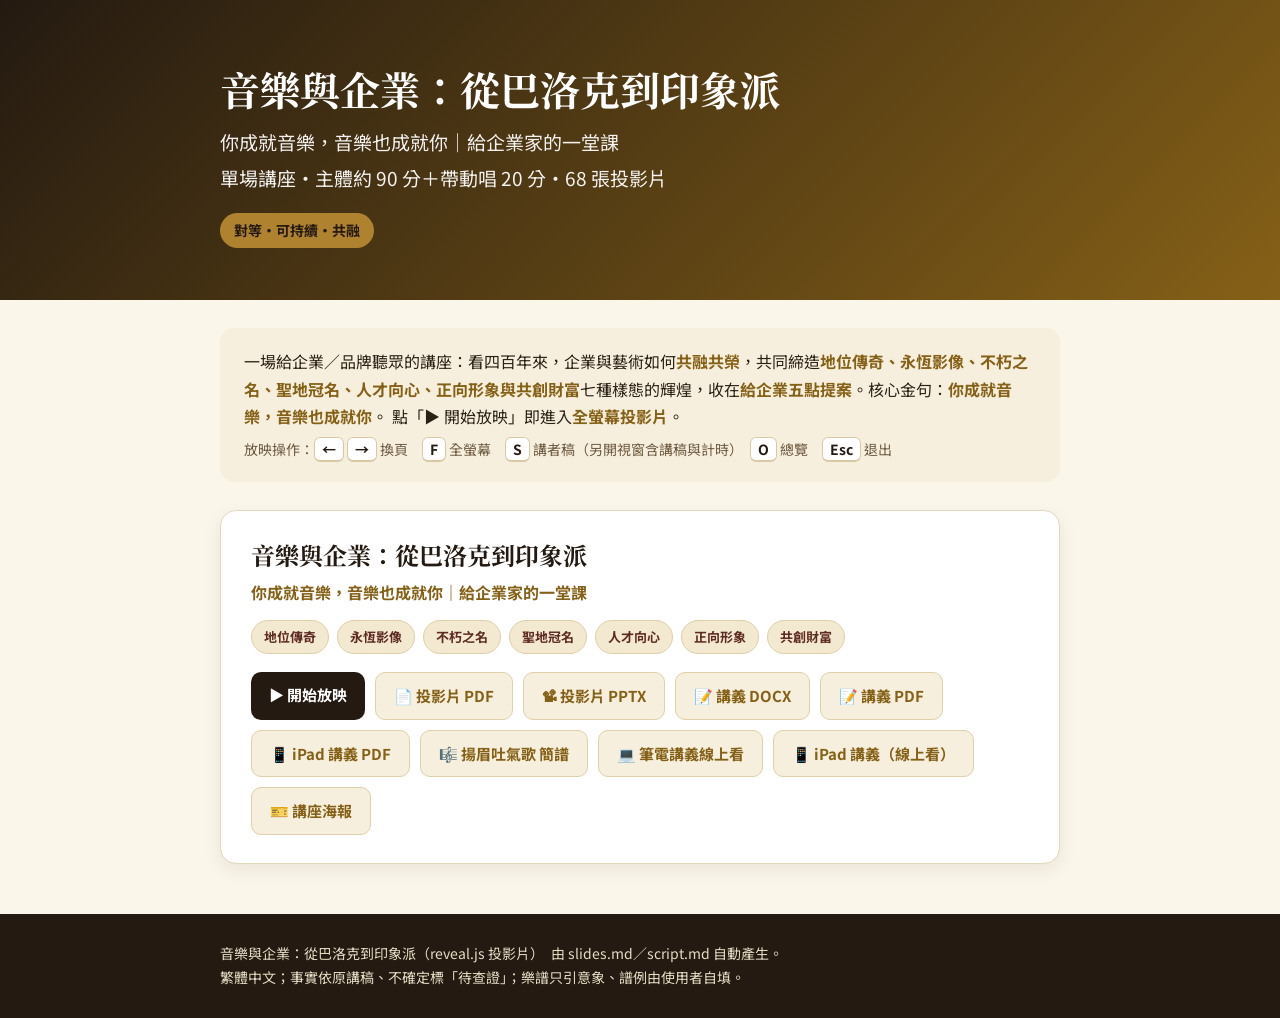
<file: docs/index.html>
<!DOCTYPE html>
<html lang="zh-Hant"><head>
<meta charset="utf-8"><meta name="viewport" content="width=device-width,initial-scale=1">
<title>音樂與企業：從巴洛克到印象派</title>
<link rel="preconnect" href="https://fonts.googleapis.com"><link href="https://fonts.googleapis.com/css2?family=Noto+Sans+TC:wght@400;500;700;800&family=Noto+Serif+TC:wght@600;700&display=swap" rel="stylesheet"><link rel="stylesheet" href="index.css">
</head><body>
<div class="hero"><div class="wrap"><h1>音樂與企業：從巴洛克到印象派</h1>
<p class="sub">你成就音樂，音樂也成就你｜給企業家的一堂課</p>
<p class="sub">單場講座・主體約 90 分＋帶動唱 20 分・68 張投影片</p>
<span class="tag">對等・可持續・共融</span></div></div>
<div class="wrap">
<div class="intro">一場給企業／品牌聽眾的講座：看四百年來，企業與藝術如何<b>共融共榮</b>，共同締造<b>地位傳奇、永恆影像、不朽之名、聖地冠名、人才向心、正向形象與共創財富</b>七種樣態的輝煌，收在<b>給企業五點提案</b>。核心金句：<b>你成就音樂，音樂也成就你</b>。
點「▶ 開始放映」即進入<b>全螢幕投影片</b>。
<div class="keys">放映操作：<kbd>←</kbd> <kbd>→</kbd> 換頁　<kbd>F</kbd> 全螢幕　<kbd>S</kbd> 講者稿（另開視窗含講稿與計時）　<kbd>O</kbd> 總覽　<kbd>Esc</kbd> 退出</div></div>
<div class="card">
<h3>音樂與企業：從巴洛克到印象派</h3>
<p class="sub2">你成就音樂，音樂也成就你｜給企業家的一堂課</p>
<div class="stations"><span>地位傳奇</span><span>永恆影像</span><span>不朽之名</span><span>聖地冠名</span><span>人才向心</span><span>正向形象</span><span>共創財富</span></div>
<div class="acts"><a class="play" href="lecture.html">▶ 開始放映</a><a class="pdf" href="downloads/%E9%9F%B3%E6%A8%82%E8%88%87%E4%BC%81%E6%A5%AD-%E6%8A%95%E5%BD%B1%E7%89%87.pdf" target="_blank">📄 投影片 PDF</a><a class="pdf" href="downloads/%E9%9F%B3%E6%A8%82%E8%88%87%E4%BC%81%E6%A5%AD-%E6%8A%95%E5%BD%B1%E7%89%87.pptx" target="_blank">📽 投影片 PPTX</a><a class="pdf" href="downloads/%E9%9F%B3%E6%A8%82%E8%88%87%E4%BC%81%E6%A5%AD-%E8%AC%9B%E7%BE%A9.docx" target="_blank">📝 講義 DOCX</a><a class="pdf" href="downloads/%E9%9F%B3%E6%A8%82%E8%88%87%E4%BC%81%E6%A5%AD-%E8%AC%9B%E7%BE%A9.pdf" target="_blank">📝 講義 PDF</a><a class="pdf" href="downloads/%E9%9F%B3%E6%A8%82%E8%88%87%E4%BC%81%E6%A5%AD-iPad%E8%AC%9B%E7%BE%A9.pdf" target="_blank">📱 iPad 講義 PDF</a><a class="pdf" href="downloads/%E6%8F%9A%E7%9C%89%E5%90%90%E6%B0%A3%E6%AD%8C-%E7%B0%A1%E8%AD%9C.pdf" target="_blank">🎼 揚眉吐氣歌 簡譜</a><a class="pdf" href="handout-laptop.html" target="_blank">💻 筆電講義線上看</a><a class="pdf" href="handout.html" target="_blank">📱 iPad 講義（線上看）</a><a class="pdf" href="poster.html" target="_blank">🎫 講座海報</a></div>
</div>
</div>
<footer><div class="wrap">音樂與企業：從巴洛克到印象派（reveal.js 投影片）　由 slides.md／script.md 自動產生。<br>
繁體中文；事實依原講稿、不確定標「待查證」；樂譜只引意象、譜例由使用者自填。</div></footer>
</body></html>
</file>
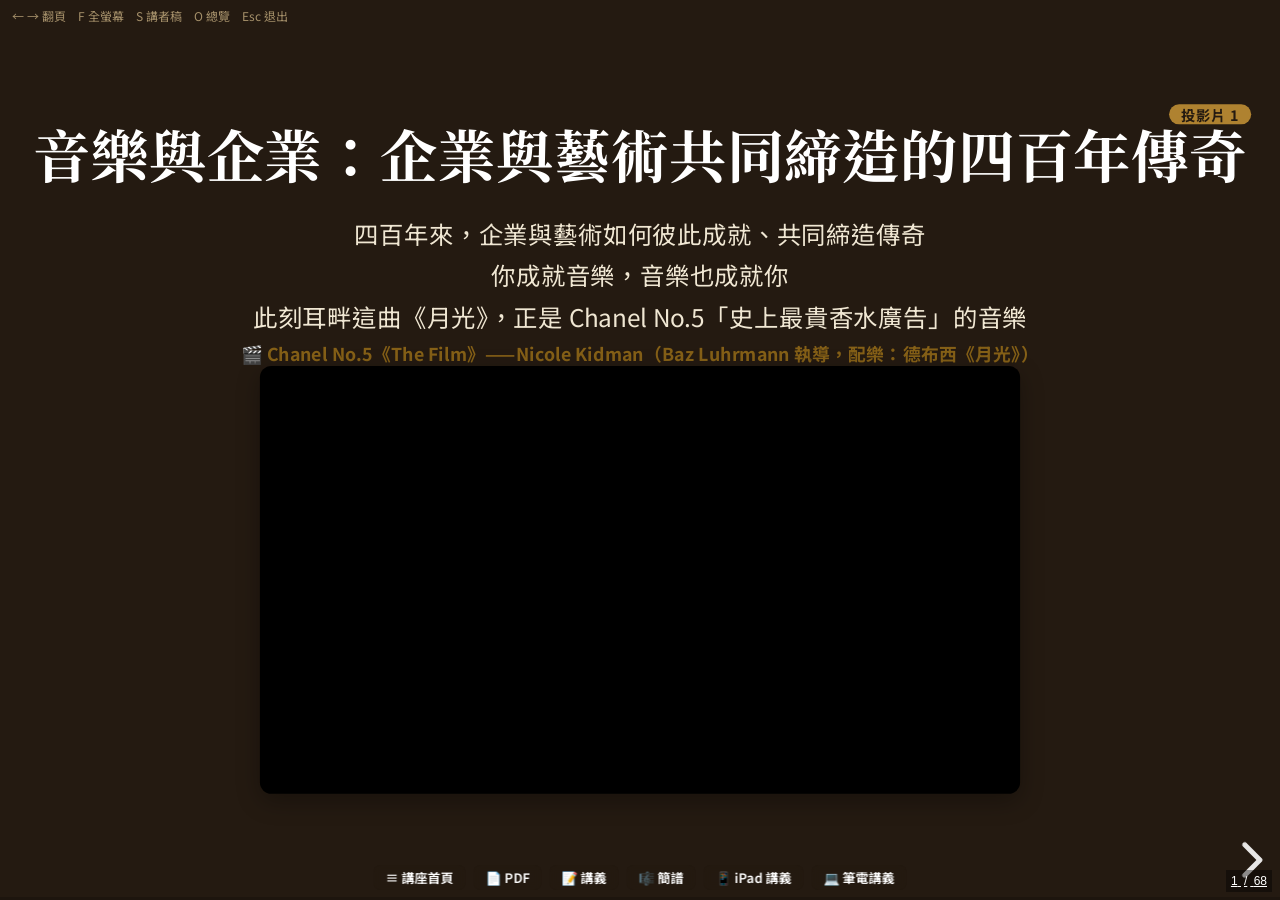
<file: docs/lecture.html>
<!DOCTYPE html>
<html lang="zh-Hant"><head>
<meta charset="utf-8"><meta name="viewport" content="width=device-width,initial-scale=1">
<title>音樂與企業：從巴洛克到印象派｜單場講座</title>
<link rel="preconnect" href="https://fonts.googleapis.com"><link href="https://fonts.googleapis.com/css2?family=Noto+Sans+TC:wght@400;500;700;800&family=Noto+Serif+TC:wght@600;700&display=swap" rel="stylesheet">
<link rel="stylesheet" href="reveal/dist/reveal.css">
<link rel="stylesheet" href="revealtheme.css">
</head><body>
<div class="deckbar"><a href="index.html">≡ 講座首頁</a><a href="downloads/%E9%9F%B3%E6%A8%82%E8%88%87%E4%BC%81%E6%A5%AD-%E6%8A%95%E5%BD%B1%E7%89%87.pdf" target="_blank">📄 PDF</a><a href="downloads/%E9%9F%B3%E6%A8%82%E8%88%87%E4%BC%81%E6%A5%AD-%E8%AC%9B%E7%BE%A9.pdf" target="_blank">📝 講義</a><a href="downloads/%E6%8F%9A%E7%9C%89%E5%90%90%E6%B0%A3%E6%AD%8C-%E7%B0%A1%E8%AD%9C.pdf" target="_blank">🎼 簡譜</a><a href="handout.html" target="_blank">📱 iPad 講義</a><a href="handout-laptop.html" target="_blank">💻 筆電講義</a></div>
<div class="helphint">← → 翻頁　F 全螢幕　S 講者稿　O 總覽　Esc 退出</div>
<div class="reveal"><div class="slides">
<section data-background-color="#241A11" class="title-slide has-video"><div class="snum">投影片 1</div><h1>音樂與企業：企業與藝術共同締造的四百年傳奇</h1><div class="lead"><div>四百年來，企業與藝術如何彼此成就、共同締造傳奇</div><div>你成就音樂，音樂也成就你</div><div>此刻耳畔這曲《月光》，正是 Chanel No.5「史上最貴香水廣告」的音樂</div></div><div class="vrow n1"><div class="vcell"><div class="vt">🎬 Chanel No.5《The Film》——Nicole Kidman（Baz Luhrmann 執導，配樂：德布西《月光》）</div><iframe data-src="https://www.youtube.com/embed/0hcaaKhGL00" allowfullscreen></iframe></div></div><aside class="notes"><p><b>講稿</b><br>（停留約 85 秒）各位午安，也謝謝各位願意把這段時光交付給我。容我先說一句坦白話：今天，我無意教各位聽懂任何一個音符。我想與各位共聊的，其實是一件離各位並不遙遠的事——四百年來，企業與藝術如何彼此成就、共同締造了輝煌的傳奇。各位方才步入場中，螢幕上這支廣告、耳畔這首曲子，便是這段情誼最凝練的縮影。這是香奈兒 Chanel No.5「史上最貴的香水廣告」（2004 年、Nicole Kidman 主演），而它的配樂，正是德布西（Claude Debussy）的《月光》（Clair de Lune）。同一段旋律，一百多年前為法國寫下了「浪漫」，今日又為一瓶香水道盡了「高雅」。請各位就此放鬆下來，帶著一個問題慢慢聆聽：一首傳世之作，究竟能成就多少？</p><p><b>講義補充</b><br>- 開場定調：本場約 90 分鐘主體（含影片觀賞），壓軸再帶全場一起唱《Funiculì, Funiculà》約 20 分鐘；全程與四百年來那些真心喜歡藝術的企業與贊助者同行、講給企業家聽——不教各位聽懂音符，只看企業與藝術如何彼此成就、共同締造傳奇。
- 主打聆聽：巴赫（Johann Sebastian Bach）《郭德堡變奏曲》（Goldberg Variations）與貝多芬（Ludwig van Beethoven）第九號交響曲末樂章〈歡樂頌〉（Ode to Joy），兩首都在後段各安排專段完整聆聽（確切投影片編號待查證）。
- 核心金句：你成就音樂，音樂也成就你——這句話正是全片主軸：企業與藝術彼此成全，四百年來共同締造了七種樣態的輝煌傳奇。
- 「七種樣態」是本片替四百年的共融共榮整理出的地圖；開場先點出其中最直觀的幾樣：地位的傳奇、不朽之名、正向的形象，乃至共同締造的財富（其餘各樣態，後段將一站一站展開）。
- 一句話總綱：這正是核心命題「你成就音樂，音樂也成就你」——企業成全了音樂，音樂也讓企業的名字與榮光被歷史記住；本場的鏡頭，始終對準與藝術同行的企業這一端。
- 📖 贊助／庇護（patronage）：出資者長期供養藝術家的古老制度；這個字在多數歐洲語言裡直接源自古羅馬富豪梅塞納斯之名（見下條），足見「贊助者與藝術家彼此成就」自古就是一場長情同行——同行者的名字，也隨之不朽。
- 📖 梅塞納斯（Gaius Cilnius Maecenas，約公元前 68–前 8 年）：古羅馬鉅富、奧古斯都（Augustus）的親信與政治顧問；他慷慨供養詩人維吉爾與賀拉斯，據 Wikipedia／Britannica，他甚至送給賀拉斯一座薩賓（Sabine）山區的莊園。正因為他，法文的 mécène、義大利文的 mecenate、德文的 Mäzen、西班牙文的 mecenas 這些「藝文贊助者」一詞全以他為名——他就是「名字因成全藝術而不朽」的原型，也是本片全部故事的老祖宗。
- 📖 維吉爾（Virgil／Publius Vergilius Maro，公元前 70–前 19 年）：古羅馬最負盛名的詩人、史詩《埃涅阿斯紀》（Aeneid）的作者；正因梅塞納斯出資供養，他才有餘裕專心寫作，其名也隨藝術贊助者一起流傳兩千年。
- 📖 賀拉斯（Horace／Quintus Horatius Flaccus，公元前 65–前 8 年）：古羅馬抒情詩人，《頌歌》（Odes）前三卷即題獻給藝術贊助者梅塞納斯——作品題獻給知音，名字便隨詩句流傳了兩千年。
- 📖 奧古斯都（Augustus，公元前 63–公元 14 年）：羅馬帝國第一位皇帝，本名屋大維（Octavian）；梅塞納斯是他的心腹，替帝國以文藝蔚成風氣、締造正向的形象，等於最早的「文化總管」，也是掌權者與藝術同行的最早示範。
- 📖 德布西（Claude Debussy，1862–1918）：法國作曲家，常被歸為「印象派」（Impressionism）音樂的開創者（他本人其實反對這個標籤）；本場開場與散場都用他的鋼琴曲當背景墊樂。
- 📖 《月光》（Clair de Lune，法文「月光」之意）：德布西《貝加馬斯克組曲》（Suite bergamasque）的第三樂章，約作於 1890 年、直到 1905 年才在出版商說服下付印；靈感來自詩人魏爾倫（Paul Verlaine）1869 年的同名詩。它是鋼琴獨奏、無法合唱，因此只當本場的暖場／散場背景樂，不列入壓軸帶動唱。
- 📖 《貝加馬斯克組曲》（Suite bergamasque）：德布西一套四樂章的鋼琴組曲，《月光》是其中第三樂章；組曲之名取自義大利貝加莫（Bergamo）一帶的意象。
- 📖 魏爾倫（Paul Verlaine，1844–1896）：法國象徵派（Symbolism）詩人，其 1869 年詩作〈月光〉先於音樂存在，德布西再據以譜成鋼琴曲——文字先行、音樂輝映的典型組合。
- 📖 《郭德堡變奏曲》（Goldberg Variations）：巴赫 1741 年出版的鍵盤變奏曲；相傳受俄國駐薩克森選帝侯宮廷大使凱瑟林克伯爵（Count Keyserlingk）委託、供其失眠夜聆聽而作（此委託故事屬傳說、細節待查證），無論真假，都是「權貴委託、作品因此傳世」的經典想像，恰好替本片「你成就音樂，音樂也成就你」的主軸開場。
- 📖 〈歡樂頌〉（Ode to Joy）：貝多芬第九號交響曲（1824 年首演）末樂章的合唱主題，歌詞取自詩人席勒（Friedrich Schiller）的詩；後來被採為歐盟（European Union）盟歌——一段音樂如何成為一個組織的旗幟，本身就是本片最好的活教材。
- 📖 《Funiculì, Funiculà》：1880 年的那不勒斯（Naples）歌曲，鄧札（Luigi Denza）作曲、圖爾科（Peppino Turco）作詞，為維蘇威火山（Vesuvius）登山纜車的開通而作——纜車公司委託而生的歌，一炮而紅、傳唱全球，公司與纜車的名字隨歌聲流傳了一個多世紀，也呼應後段「企業與藝術共同締造財富」一站的纜車故事。</p><p><b>影片操作</b><br>入場時播放 Chanel No.5《The Film》廣告（配樂即德布西《月光》），音量壓低當墊樂。可於開場時指著畫面說：「各位聽到的《月光》，就是這支史上最貴香水廣告用的曲子——先讓耳朵安靜下來。」</p></aside></section>
<section data-background-color="#241A11" class="title-slide"><div class="snum">投影片 2</div><h1>開場提問：一首曲子，能成就多少？</h1><div class="lead"><div>今天不談音符，只想陪各位思量一件事：一首曲子，能成就多少？</div><div>一個家族、一座殿堂、一段四百年的傳奇——皆可自一首曲子說起</div><div>各位這樣的經營者，與三百年前與音樂同行的銀行家、親王，走在同一條路上</div></div><aside class="notes"><p><b>講稿</b><br>（停留約 40 秒）容我把封面上那個問題，說得更透一些。今天，我們暫且擱下旋律是否悅耳，只一同思量：一首曲子，究竟能成就多少？一個家族、一座殿堂，乃至一段四百年的傳奇。而這一切，有一句話可以說盡——你成就音樂，音樂也成就你。倘若各位是懷抱品牌一路走來的經營者，那麼容我向各位致意：各位正走著的，與三百年前佛羅倫斯那位與歌劇同行的銀行家、維也納那位與樂團相伴的親王，原是同一條路。他們與管風琴、歌劇同行；各位，與音樂廳、與藝術家同行。</p><p><b>講義補充</b><br>- 本場視角：全程與那些真心喜歡藝術的企業與贊助者同行，看他們與藝術共同締造了什麼。不談音樂家如何經營自己、也不談音樂產業怎麼獲利。
- 這張是全場的開場提問：不評旋律好不好聽，只問一句——「一首曲子，能成就多少？」一個家族、一座殿堂、一段傳奇，後面的七種樣態，都在替這一題作答。
- 講稿點名的兩位古代知音，都是後面投影片會細講的真實人物：「佛羅倫斯與歌劇同行的銀行家」＝梅迪奇家族（Medici），「維也納與樂團相伴的親王」＝埃斯特哈齊家族（Esterházy）。開場先用他們，把「企業與藝術彼此成就」的框架立起來。
- 核心命題「你成就音樂，音樂也成就你」：企業成全了音樂，音樂也讓家族與品牌的名字，隨作品一同被後世記住。這張只負責丟問題，答案留到後面各站。
- 一句話對照：三百年前的親王與管風琴、歌劇同行，今天的企業家與音樂廳、與藝術家同行——時代不同，走的原是同一條與藝術並肩的路。
- 📖 贊助制（Patronage）：近代以前，音樂家的天地在宮廷、貴族與教會的知遇之中——府邸給他一席之地與長年的託付，專屬的創作與演出便在府中誕生。這場知遇與託付，就是本場整條橋的起點。
- 📖 梅迪奇家族（Medici）：發跡於佛羅倫斯（Florence）的銀行世家，十五至十八世紀靠金融致富，進而掌控佛羅倫斯、受封托斯卡尼大公（Grand Duke of Tuscany），並出過兩位教宗、兩位法國王后。當時＝歐洲最有名的、以財富成全藝術的家族，資助對象橫跨達文西、米開朗基羅到後來的歌劇。
- 案例一，梅迪奇圈中誕生了「歌劇」這門全新的藝術：據載歌劇於一五九八至一六〇〇年間在佛羅倫斯的梅迪奇宮廷圈誕生，作曲家佩里（Jacopo Peri）寫的《尤麗狄斯》（Euridice, 1600）是現存最早的完整歌劇，正是為瑪麗亞·德·梅迪奇（Maria de&#x27; Medici）嫁給法王亨利四世（Henri IV）的婚禮而委託創作。一場全歐矚目的婚禮，就這樣把一門全新的藝術，端上了歷史的舞台。
- 📖 佛羅倫斯卡梅拉塔（Florentine Camerata）：十六世紀末一群聚在佛羅倫斯的人文學者與音樂家，由巴爾迪伯爵（Count Giovanni de&#x27; Bardi）出資召集，想復興古希臘戲劇的唱誦方式；他們的實驗直接催生了歌劇。當時＝一個由貴族慷慨供養的「文化智庫兼實驗室」。
- 📖 歌劇（Opera）：義大利文原意「作品」，指以歌唱貫穿全劇、結合音樂、戲劇與舞台美術的大型表演形式。最早的《達芙妮》（Dafne, 約1597，樂譜多已佚失）與《尤麗狄斯》皆出自梅迪奇的贊助圈——它從第一天起，就誕生在贊助者的懷抱裡。
- 軼事，一場傳誦全歐的婚禮盛典：一五八九年梅迪奇的斐迪南一世（Ferdinando I de&#x27; Medici）迎娶洛林的克莉絲汀（Christine of Lorraine），婚禮插演的「幕間劇」極盡奢華，據 Flame Tree Pro 記載約相當於今日一千四百萬英鎊，並印製十八本「節慶書」送往各國。留下的是——全歐洲宮廷爭相仿效的一段風華，梅迪奇之名自此傳為美談。
- 📖 幕間劇（Intermedio，複數 intermedi）：文藝復興時期在戲劇幕與幕之間插演的音樂舞蹈場面，配上華麗布景與空中飛人般的機關特效，常比正戲還盛大。當時＝貴族盛典最華麗的頭號舞台，也是歌劇的前身。
- 📖 埃斯特哈齊家族（Esterházy）：活躍於維也納宮廷圈的匈牙利豪門貴族，家大業大、以贊助音樂聞名。當時＝以私人樂團聞名的代表；今天世人還記得這個家族，很大一部分正是因為海頓在他們府中寫下了大半生的音樂。
- 案例二，埃斯特哈齊與整支專屬樂團：據 Wikipedia，作曲家海頓（Joseph Haydn）一七六一年受聘為副樂長，一七六六年升任正樂長，長年替家族量身寫交響曲與歌劇。留下的是——一支專屬創作、與府邸朝夕相伴的「自家樂團」，與隨海頓樂聲一同流傳後世的家族之名。
- 📖 樂長（Kapellmeister）：德文「樂隊／樂團的主管」，宮廷或教會裡統籌全部音樂事務的最高職位——作曲、指揮、管樂手、排練、採買樂器都歸他管。海頓在埃斯特哈齊擔任的就是這個職。當時＝貴族府裡的「音樂總監」。
- 📖 弗羅林（florin，又稱 gulden）：當時中歐通行的金／銀幣。據 Wikipedia，海頓的年薪從一七六六年約五百八十三弗羅林，一路調到一七七九年約一千弗羅林，親王另留給他一千弗羅林的退休金——可見親王對一位頂級樂長的相待，是數十年如一日的長情。
- 📖 埃斯特哈薩宮（Esterháza）：埃斯特哈齊家族在匈牙利興建的豪華宮殿，內有歌劇院與木偶劇場，被稱作「匈牙利的凡爾賽宮」（Hungarian Versailles）。當時＝把對藝術的深情蓋成建築的極致之作。
- 📖 管風琴（Organ）：教堂與宮廷裡最昂貴、最龐大的樂器，一架造價與工期都驚人，往往由地方富商或貴族出資捐建。當時＝出資者把名字與虔敬一同刻進教堂的「大型贊助」，名字從此與聖殿同在。
- 📖 冠名（naming rights）：現代企業把品牌冠在球場、賽事、廳堂上，讓企業的名字與盛事同在。當時＝與梅迪奇印節慶書、埃斯特哈齊宮殿與宮廷樂團一脈相承的當代版本。</p><p><b>影片操作</b><br>無。</p></aside></section>
<section class="body-slide"><div class="snum">投影片 3</div><h2>為什麼最頂尖的企業，都與藝術同行？</h2><ul><li>四百年來，與藝術同行的企業，留下了什麼？</li><li>最頂端的文化圈裡，始終有他們的身影</li><li>歲月留下的，是品味、高度與恆久的敬重</li><li>他們的名字，被寫進文化史，被人傳誦數百年</li><li>他們的品牌，帶著一份別人學不來的氣質</li><li>他們的廳堂，成了風雅與盛事交會的所在</li><li>歸根究柢：與藝術同行，本身就是一種高貴</li></ul><aside class="notes"><p><b>講稿</b><br>（停留約 70 秒）在往下走之前，容我先把題目上這一問，放在最前頭：為什麼最頂尖的企業，都與藝術同行？四百年的歷史給的答案，不是一套道理，而是一幅幅留下來的身影。最頂端的文化圈裡，始終有他們的身影；與他們並肩而坐的，是當世最風雅的人物。歲月為他們留下的，是品味、是高度，與眾人恆久的敬重。他們的名字，被寫進文化史，被人傳誦數百年。他們的品牌，帶著一份別人學不來的氣質。他們的廳堂，成了風雅與盛事交會的所在。請各位記住這句話：歸根究柢，與藝術同行，本身就是一種高貴。接下來的每一個故事，都會讓各位再一次看見這件事。</p><p><b>講義補充</b><br>- 本張是全場的定調頁：後面每一個故事（文藝復興的梅迪奇家族（Medici）、海頓（Haydn）的僱主埃斯特哈齊家族（Esterházy）、威爾第（Verdi）的出版商里柯第（Ricordi）……）都是同一句話的史實註腳——與藝術同行，本身就是一種高貴。
- 六重榮光：聲望、學養、不朽之名、獨有的氣質、群賢畢至的廳堂、上下同心；這六者，都是歲月與藝術同行慢慢留下的榮光。
- 品味與高度，是與藝術長情同行、歲月慢慢養成的東西——急不來，也仿不來。
- 「贊助者」這個身分自古有名有姓：整套概念源自古羅馬的梅塞納斯（見名詞解釋），他傾心扶植詩人，自己的名字兩千年後仍是「藝文贊助者」的同義詞——這正是「不朽之名」最古老的實例。
- 不朽之名的由來：贊助者成全了作品，名字便隨作品一同傳世。海頓的僱主埃斯特哈齊家族、文藝復興的梅迪奇家族，都因扶植藝術而把家族姓氏寫進了文化史，這是後面幾站會反覆出現的模式。
- 群賢畢至的廳堂：藝術的廳堂——沙龍、首演、包廂——自古便是風雅相會之所，群賢畢至、相識相知；而這些場合的主人之位，始終屬於與藝術同行的人。
- 認同與凝聚：對品牌或家族而言，一場眾人同聲的音樂時光，會成為彼此共同的記憶（壓軸的《Funiculì, Funiculà》，正是想與各位共享這樣一段記憶）。
- 現代版仍在延續：今天企業以「藝術贊助（mécénat）」冠名美術館、音樂廳與樂季，與四百年前的傳統一脈相承——同一場盛大的儀式，至今未散。
- 定調：與藝術同行，本身就是一種高貴。
- 📖 文化資本（cultural capital）：法國社會學家布迪厄（Pierre Bourdieu，1930–2002）提出，指品味、學養、對高雅文化的熟悉度等「軟實力」，布迪厄認為它可如資本般累積、繼承，並影響一個人的社會位置；他把它分三種形態——具體化（內化成談吐氣質）、客體化（收藏名畫名琴等文化物件）、制度化（如名校學位、頭銜認證）。錄以備考；而歲月與藝術長情同行養成的品味，正是它最自然、也最溫柔的模樣。
- 📖 布迪厄（Pierre Bourdieu，1930–2002）：二十世紀最具影響力的法國社會學家，1970–80 年代提出文化資本、象徵資本、慣習（habitus）等概念，用以分析品味、學養與社會生活的關係。
- 📖 象徵資本（symbolic capital）：布迪厄用語，指聲望、名譽、被眾人「認可」本身所形成的力量；藝術同行之處，敬重自然生長。
- 📖 社會資本（social capital）：社會學用語，指人際網絡與圈子關係中蘊藏的資源，錄以備考；藝術的廳堂，自古就是高雅圈子相識相知、化陌生為同好的所在。
- 📖 炫耀性消費（conspicuous consumption）：美國經濟學家范伯倫（Thorstein Veblen，1857–1929）於 1899 年《有閒階級論》（The Theory of the Leisure Class）提出，指富人花費的目的不在實用，而在「被看見自己有能力這樣花」，藉以展示財富與地位。錄以備考；本片四百年的同行故事，講的恰是另一回事——相知與成全，而非展示。
- 📖 范伯倫（Thorstein Veblen，1857–1929）：美國經濟學家與社會學家，制度經濟學開創者，以《有閒階級論》聞名，創造「炫耀性消費」「炫耀性有閒」等分析上流社會的名詞。
- 📖 梅塞納斯／藝文贊助（Maecenas／mécénat）：蓋烏斯·梅塞納斯（Gaius Cilnius Maecenas，約公元前 70–前 8 年）是羅馬皇帝奧古斯都（Augustus）的謀臣與親信，出資供養詩人維吉爾（Virgil）與賀拉斯（Horace）並贈以莊園；他的名字後來直接變成歐洲多國語言中「藝文贊助者」一詞（法 mécène、義 mecenate、德 Mäzen），今日企業講的「藝術贊助（mécénat）」正由此而來。
- 📖 金字塔頂端（top of the pyramid）：比喻社會財富與權力結構最上層的極少數人；四百年來與藝術同行的身影，多半出自這一層——而他們的名字，也因藝術而被記得最久。
- 📖 品牌差異化（brand differentiation）：行銷概念，指讓自家品牌在同類競爭者中被辨識出獨特價值。錄以備考；而與藝術同行的那份氣質，向來不是策略給得了的，是歲月所贈。
- 📖 共融共榮（本片定調用語）：指企業與藝術彼此成全、共同締造榮光——企業的慷慨孕育了作品，作品的輝煌也讓企業的名字傳世；扣住全片「你成就音樂，音樂也成就你」主軸。
- 📖 贊助與同行（sponsorship／philanthropy）：慈善（philanthropy）是靜水深流的給予；贊助（sponsorship）則是一場同行——企業與藝術並肩而行、彼此成全，作品因此誕生，名字因此同傳。本片看整部音樂史，看的正是這一場四百年的同行。</p><p><b>影片操作</b><br>無。</p></aside></section>
<section class="body-slide"><div class="snum">投影片 4</div><h2>企業如何與藝術共融與共榮</h2><ul><li>如下七種樣態——四百年來，企業與藝術彼此成就、共同締造的傳奇</li><li>一、企業與藝術締造的地位傳奇（梅迪奇）</li><li>二、藝術與企業締造的永恆影像（林布蘭《夜巡》——你們的公會）</li><li>三、藝術與企業締造的不朽之名（貝多芬的知音、郭德堡、佛瑞、梵谷）</li><li>四、企業締造的聖地與冠名（拜羅伊特、卡內基、三得利、迪士尼）</li><li>五、企業以藝術締造人才與向心力（埃斯特哈齊與海頓）</li><li>六、企業與國家以藝術締造正向的形象（拿破崙、威爾第、Chanel、英航、奇美）</li><li>七、企業與藝術共同締造財富（Funiculì 與纜車公司）</li></ul><aside class="notes"><p><b>講稿</b><br>（停留約 60 秒）為便各位記憶，我把四百年來企業與藝術彼此成就的故事，歸整成「七種樣態」，這便是我們今天要一同走過的地圖。第一樣態，企業與藝術締造的地位傳奇——梅迪奇。第二樣態，藝術與企業締造的永恆影像——林布蘭（Rembrandt）的《夜巡》，說的其實正是各位與各位的公會。第三樣態，藝術與企業締造的不朽之名——名字，輕輕鐫入歷史。第四樣態，企業締造的聖地與冠名——一座以企業為名的殿堂。第五樣態，企業以藝術締造人才與向心力。第六樣態，企業與國家以藝術締造正向的形象。第七樣態，企業與藝術共同締造財富——一首歌，與一家纜車公司相互輝映的百年。接下來，我們便一樣一樣，從容看去。</p><p><b>講義補充</b><br>- 這張是「七種樣態」的地圖，不是音樂史地圖：同一個視角貫穿全場——四百年來，企業與藝術如何彼此成就、共同締造傳奇。把形形色色的同行故事，收斂成七種樣態，供各位細細品味。
- 全片七種樣態：①地位傳奇 ②永恆影像 ③不朽之名 ④聖地與冠名 ⑤人才與向心力 ⑥正向的形象 ⑦共同締造財富。
- 每一段開頭都會回扣這張地圖，方便記憶。
- 七種樣態各有代表人物與故事，後面一站一站看：①梅迪奇家族（地位傳奇）②林布蘭《夜巡》與同業公會（永恆影像）③貝多芬的知音、郭德堡、佛瑞、梵谷（不朽之名）④拜羅伊特、卡內基、三得利、迪士尼（聖地與冠名）⑤埃斯特哈齊與海頓（人才與向心力）⑥拿破崙、威爾第、Chanel、英航、奇美（正向的形象）⑦《Funiculì, Funiculà》與纜車公司（共同締造財富）。
- 這七種樣態，四百年來一再重演，今日仍在各位身邊發生——全場主軸，始終是「企業與藝術彼此成就」。
- 📖 梅迪奇家族（Medici）：十五世紀翡冷翠（Florence，今譯佛羅倫斯）的銀行世家，1397 年成立梅迪奇銀行，以雄厚財力與眾望，成為翡冷翠實際的主政者，前後約三百年。科西莫（Cosimo de&#x27; Medici）到羅倫佐（Lorenzo de&#x27; Medici，1449–1492，人稱「偉大的羅倫佐」）皆以盛大的藝術贊助聞名於世，家族的政治聲望與光環與藝術同輝，後世稱他們為「文藝復興的教父」，是本地圖第①樣「企業與藝術締造的地位傳奇」的原型，第 5 張起會細看。
- 📖 公會、同業公會（Guild；義大利文 Arte）：中世紀到文藝復興城市裡，同一行業的商人與工匠組成的行會，約等於今天的「公會、商業同業公會」，也就是講稿說的「各位和你們的公會」。翡冷翠的富有大公會（Arti Maggiori，意為「主要公會」）以同業共同出資的方式贊助藝術，整個行業的身影從此長留在城市最尊榮的所在，正是第②樣「藝術與企業締造的永恆影像」的史實原型。
- 📖 奧爾聖彌額爾教堂與洗禮堂銅門（Orsanmichele；Baptistery doors）：翡冷翠公會集體贊助的兩個經典例子。1339 年起各大公會須在奧爾聖彌額爾外牆各出資供奉一尊守護聖人像；1401 年布商公會（Arte di Calimala，卡利馬拉公會）舉辦洗禮堂銅門競賽，最終由雕塑家吉貝爾提（Lorenzo Ghiberti）得標。各公會競相禮聘名家、供奉最氣派的聖人像，整個行業的名字便隨傑作一同留在翡冷翠街頭，是「永恆影像」最生動的史實範本。</p><p><b>影片操作</b><br>無。</p></aside></section>
<section data-background-color="#241A11" class="title-slide has-img"><div class="snum">投影片 5</div><h1>第一樣態：企業與藝術締造的地位傳奇</h1><div class="lead"><div>當財富遇見藝術——歷史記住的，不再只是財富，而是地位與分量</div></div><img class="slide-img" data-src="assets/images/section-baroque-court.jpg" alt="巴洛克宮廷內景——金碧輝煌的廳堂，藝術與威儀在此相互輝映"><div class="slide-cap">巴洛克宮廷內景——金碧輝煌的廳堂，藝術與威儀在此相互輝映</div><aside class="notes"><p><b>講稿</b><br>（停留約 25 秒）我們先看第一種樣態，也是最古老、最溫柔的一種——地位與威儀。當財富遇見藝術，歷史記住的，便不再只是財富，而是地位與分量。而這段傳奇，放眼古今，沒有誰比梅迪奇家族寫得更為透徹。</p><p><b>講義補充</b><br>- 第一種樣態：企業與藝術締造的地位傳奇——當財富遇見藝術，歷史記住的，不再只是財富，而是地位與分量；這是四百年來最古老、也最動人的一章。
- 代表案例：梅迪奇家族（Medici；義大利文 Casa de&#x27; Medici），一個沒有貴族血統的佛羅倫斯銀行家族，與藝術文化長情相伴，歷史留給他們的，是實質統治權、教宗寶座、法國王后與世襲大公之位。
- 家業的根基：梅迪奇銀行（Medici Bank）由喬凡尼·迪·比奇·德·梅迪奇（Giovanni di Bicci de&#x27; Medici，約 1360–1429）於 1397 年在佛羅倫斯創立，起始資本約一萬枚金弗羅林；承接「替教宗管理財富」的教廷帳房業務，成為全歐最大銀行；教宗的財務，長年託付其手。據載喬凡尼過世時家產約十八萬金弗羅林（數字出自後人羅倫佐的家族帳記，僅供參考）。
- 喬凡尼立下的家風：終生不擔任公職、行事低調、崇尚「公民美德」，並公開支持累進式財產稅（catasto，1427 年開徵），與平民站在同一陣線；他留給後代的身影是——以人望立身，而不倚仗頭銜。
- 柯西莫·德·梅迪奇（Cosimo de&#x27; Medici，1389–1464，人稱「老柯西莫」il Vecchio）把這份家風承繼得最為透徹：1433 年遭政敵放逐，隔年 1434 年凱旋回城，此後三十年「在幕後」掌控佛羅倫斯，從不公開稱王。教宗庇護二世（Pius II）評他「除了名分，樣樣是國王」。
- 歷史記住他的方式：柯西莫死後，佛羅倫斯執政團（Signoria）追贈他 Pater Patriae（祖國之父）稱號——這是古羅馬留給西塞羅那種「救國者」的榮銜，並刻上他在聖羅倫佐教堂的墓。一位銀行家的名字，從此與救國英雄並列。
- 家名與城市同在：資助布魯內雷斯基（Filippo Brunelleschi）完成主教座堂圓頂（1436）、翻建聖羅倫佐（San Lorenzo）教堂；委託米開羅佐（Michelozzo）重建聖馬可修道院（1437 起）並附設佛羅倫斯第一座公共圖書館（1444）、興建梅迪奇宮（Palazzo Medici，1444）；委製多納太羅（Donatello）的青銅《大衛》。這些建築外牆處處可見梅迪奇家徽（那串圓球 palle）——慷慨的印記，從此與城市的風景同在。
- 文化的舞台：柯西莫出資促成 1439 年「佛羅倫斯大公會議」移師本城，讓教宗、拜占庭皇帝約翰八世（John VIII Palaiologos）與東方教會齊聚一堂——一個銀行家的城市，一躍成為整個基督教世界外交的舞台；他還資助「柏拉圖學院」與費奇諾（Marsilio Ficino）翻譯柏拉圖全集，讓「梅迪奇」三個字等同於古典學問的復興。
- 柯西莫之孫羅倫佐·德·梅迪奇（Lorenzo de&#x27; Medici，1449–1492，人稱「偉大的羅倫佐」il Magnifico）把家族聲望推上頂峰：他贊助波提且利（Sandro Botticelli）、資助達文西（Leonardo da Vinci）多年，並把少年米開朗基羅（Michelangelo Buonarroti）收進家中栽培；他本人也寫詩作歌。
- 帕齊陰謀（Pazzi Conspiracy，1478）：敵對的帕齊家族聯手教宗西斯圖斯四世（Sixtus IV）在主教座堂行刺，羅倫佐重傷逃生、其弟朱利亞諾（Giuliano）當場被殺——這個家族，已然站在時代風暴的中心。
- 傳奇的圓滿：從銀行世家到統治王朝。梅迪奇家族先後產出教宗（利奧十世 Leo X——羅倫佐次子喬凡尼，在位 1513–1521；克萊孟七世 Clement VII，在位 1523–1534；家族聲稱共四位教宗）、兩位法國王后（凱薩琳·德·梅迪奇 Catherine de&#x27; Medici、瑪麗·德·梅迪奇 Marie de&#x27; Medici），並在 1569 年獲封世襲的「托斯卡尼大公」，統治托斯卡尼直到 1737 年家族絕嗣。財富、藝術、地位、王朝——這段傳奇，梅迪奇寫得最完整。
- 對企業家的一句話：這段「企業與藝術共同締造地位傳奇」的佳話，為後世的藝術贊助者立下了風範——後面第五樣態的埃斯特哈齊親王，正是循著這條路而來；這也正是本場「你成就音樂，音樂也成就你」命題最古老、最動人的一章。
- 📖 金弗羅林（florin，義大利文 fiorino d&#x27;oro）：佛羅倫斯自 1252 年起發行的純金貨幣，每枚含金約 3.5 克；因幣值長期穩定，成為當時歐洲跨國貿易與教廷收支的「硬通貨」，文中家產、花費都以它計價。
- 📖 教廷帳房／使徒財庫（Papal Curia／Apostolic Camera）：教宗政府的行政與財政中樞，負責向全歐教會收取稅收與獻金；梅迪奇銀行正是靠當上它的主要往來銀行（等於「教宗的銀行」）而致富。
- 📖 執政團（Signoria）：佛羅倫斯共和國的最高行政會議，由數名任期短暫的行政官組成；梅迪奇從不親自占據它，而是在幕後左右人選——所謂「他挑的人，才當得上官」。
- 📖 祖國之父（拉丁文 Pater Patriae）：古羅馬元老院授予救國功臣的最高榮銜（西塞羅、奧古斯都曾獲），中世紀幾近絕跡；佛羅倫斯破例追贈柯西莫，等於用官方名義把一個銀行家抬進「國父」之列。
- 📖 大師傅／老大（義大利文 gran maestro）：時人對柯西莫實質地位的稱呼，指他雖無官職，卻是城邦真正的掌舵者。
- 📖 卡塔斯托（catasto）：佛羅倫斯 1427 年推行的財產申報與累進課稅制度，按資產多寡課稅；梅迪奇公開支持它，與平民站在同一陣線。
- 📖 佛羅倫斯大公會議（Council of Florence，1439）：天主教會為謀求東、西方教會合一而召開的大公會議，中途由費拉拉移到佛羅倫斯（柯西莫出資促成）；拜占庭皇帝與東方主教皆到場，使佛羅倫斯一時成為國際外交焦點。
- 📖 帕齊陰謀（Pazzi Conspiracy，1478）：由佛羅倫斯另一銀行家族帕齊（Pazzi）主導、獲教宗西斯圖斯四世默許的政變刺殺，目標是推翻梅迪奇；行動失敗後，梅迪奇的權力反而更加鞏固。
- 📖 托斯卡尼大公國（Grand Duchy of Tuscany）：1569 年由教宗頒賜梅迪奇家族的世襲君主之位（首任大公為柯西莫一世 Cosimo I），梅迪奇家族自此躋身受國際承認的統治王朝，直到 1737 年。
- 📖 柏拉圖學院（Platonic Academy）：柯西莫在佛羅倫斯出資扶植的人文學圈，以復興柏拉圖哲學為宗旨；核心人物費奇諾（Marsilio Ficino）在其資助下完成柏拉圖著作的拉丁文全譯——「梅迪奇」之名，從此與智識的守護同在。</p><p><b>影片操作</b><br>無。</p></aside></section>
<section class="body-slide has-img"><div class="snum">投影片 6</div><h2>梅迪奇與藝術共同締造的傳奇<span class="h2sub">銀行世家的嚮往</span></h2><ul><li>梅迪奇（Medici）＝文藝復興佛羅倫斯的「銀行王朝」：連教宗、國王都是座上客</li><li>十五世紀的佛羅倫斯：銀行、羊毛與全歐最繁盛的商路在此交會</li><li>而這個家族真心嚮往的，是美、是格調</li><li>接下來，他們便以一生的慷慨，與藝術寫下一段共同的傳奇</li></ul><img class="slide-img" data-src="assets/images/medici-giovanni-dibicci.jpg" alt="喬凡尼·迪·比奇·德·梅迪奇——梅迪奇銀行創辦人（Cristofano dell&#x27;Altissimo 繪，烏菲茲美術館）"><div class="slide-cap">喬凡尼·迪·比奇·德·梅迪奇——梅迪奇銀行創辦人（Cristofano dell&#x27;Altissimo 繪，烏菲茲美術館）</div><aside class="notes"><p><b>講稿</b><br>（停留約 75 秒）故事，從一個姓氏說起——梅迪奇（Medici）。那是十五世紀的佛羅倫斯——銀行、羊毛與全歐最繁盛的商路，都在這座城裡交會。梅迪奇便是這座城裡的銀行王朝，往來遍及全歐，連教宗、國王，都是他們的座上客。而這一族心裡，始終另有一份嚮往：嚮往美，嚮往格調。財富，於他們是既有的日常；而藝術裡那個更高、更遠的世界，才是他們真心喜歡、心之所向的地方。接下來的故事，便是這個家族以一生的慷慨，與藝術相知相伴，共同寫下的一段傳奇。</p><p><b>講義補充</b><br>- 梅迪奇銀行（Medici Bank）由喬凡尼·迪·比奇·德·梅迪奇（Giovanni di Bicci de&#x27; Medici）於 1397 年在佛羅倫斯創立，他把原本設在羅馬的分行獨立出來、遷回家鄉佛羅倫斯，開啟這個金融王朝；據 Wikipedia，它在十五世紀是全歐洲規模最大、名聲最好的銀行之一。
- 這個家族最重要的根基是「替教廷理財」：喬凡尼拿下羅馬教廷（Roman Curia，教宗的行政與財務中樞）的帳戶，據載約 1402 年成為教宗博義九世（Boniface IX）的主要銀行家，這是當時歐洲最豐厚的一項金融業務，撐起家族近一個世紀的富貴。
- 據估計，梅迪奇一度是全歐洲最富有的家族（據 Wikipedia）；1434 年起，科西莫·德·梅迪奇（Cosimo de&#x27; Medici）以無冕之姿為全城所倚重，同時是全城最慷慨的藝術贊助者。
- 時代背景：中世紀教會對金融業另有嚴苛的教義眼光（詳見下方 📖「高利貸之罪」「匯票」詞條）；而梅迪奇在這座城裡，以人望與慷慨立身。
- 當時銀行家通行的作法是「匯票」（bill of exchange）：一種跨城市、跨貨幣的付款憑證，匯兌之間自然帶有匯差，是當時銀行業通行的作法（詳見下方 📖「匯票」詞條）。
- 一段流傳的佳話：1437 年起，科西莫累計投入約三萬六千弗洛林重建聖馬可修道院（San Marco）（據傳記家韋斯帕夏諾·達·比斯提奇（Vespasiano da Bisticci）記載，帶有相傳性質），是他捐建善舉中最為後世稱道的一筆；教宗尤金四世（Pope Eugenius IV）亦親臨其事，留下贊助者與教會之間一段長情的佳話。
- 一句話總結這一站的開端：梅迪奇心之所向，是美、是格調；接下來幾張的故事，便是這個家族把財富慷慨投入藝術、建築與音樂，以「贊助者」的身分，與藝術共同孕育出傳世的榮光與家族不朽。
- 📖 梅迪奇家族（House of Medici）：1397 年喬凡尼·迪·比奇創辦梅迪奇銀行，成為 15 世紀歐洲最大金融機構之一；1434 年起實質統治佛羅倫斯，後代還出過教宗與法國王后，是「財富與藝術共同締造地位」最成功的家族範本。
- 📖 喬凡尼·迪·比奇（Giovanni di Bicci de&#x27; Medici，約 1360–1429）：家族的開基祖，梅迪奇銀行創辦人，靠替教廷理財奠定財富根基；當時人眼中仍是新興之家，家族的聲望，日後由子孫與藝術共同寫成。
- 📖 科西莫·德·梅迪奇（Cosimo de&#x27; Medici，1389–1464）：喬凡尼之子、家族最會經營的掌門人，1434 年起以財富與人脈幕後掌控佛羅倫斯，死後獲贈「國父」（Pater Patriae）尊號，也是家族第一代的大贊助者，把對藝術的慷慨帶到極致。
- 📖 佛羅倫斯（Florence，義大利文 Firenze）：義大利中部托斯卡尼地區的城市共和國，十五世紀歐洲毛紡與銀行業重鎮、文藝復興發源地，也是梅迪奇家族的大本營。
- 📖 弗洛林（florin，義大利文 fiorino）：佛羅倫斯自 1252 年起鑄造的金幣，含金量穩定，是中世紀晚期歐洲跨國貿易通用的「硬通貨」；一萬弗洛林在當時足以重建一座修道院，可見科西莫贊助手筆之大。
- 📖 高利貸之罪（usury，拉丁文 usura）：中世紀教會將「借貸收息」視為罪；神學家的說法是「財富本身不會生育」——這是那個時代教會看待金融的眼光。
- 📖 匯票（bill of exchange，拉丁文 cambium）：一種跨城、跨幣的付款憑證，商人可先在甲地出資、日後在乙地以另一種貨幣領款，匯兌之間自然帶有匯差；是中世紀跨國商貿通行的支付工具。
- 📖 羅馬教廷（Roman Curia）：教宗治理天主教會的中央行政與財務機構；替它管理財富是當時歐洲最穩健豐厚的金融業務，也是梅迪奇銀行的命脈。
- 📖 尤金四世（Pope Eugenius IV，在位 1431–1447）：與梅迪奇銀行往來深厚的教宗，據載他建議科西莫捐出財富修聖馬可修道院，留下贊助者與教會之間一段著名的佳話。
- 📖 聖馬可修道院（Convent of San Marco）：佛羅倫斯的道明會修道院，1437 年起由科西莫出資重建，院內有名畫家安傑利科修士（Fra Angelico）的濕壁畫，是科西莫捐建善舉中最為後世稱道的代表作。
- 📖 第二次拉特朗會議（Second Lateran Council，1139）：教宗在羅馬拉特朗召開的大公會議，明文把高利貸定為「神法與人法所不容」之罪，是教會反高利貸立場的重要里程碑。
- 📖 但丁《神曲》（Dante Alighieri，Divina Commedia，約 1308–1320）：義大利文學經典長詩，把放高利貸者列於地獄第七層，是中世紀文學看待金融的一面鏡子。</p><p><b>影片操作</b><br>無。</p></aside></section>
<section class="body-slide has-img"><div class="snum">投影片 7</div><h2>梅迪奇與藝術共同締造的傳奇<span class="h2sub">與大師彼此成就</span></h2><ul><li>他們把財富慷慨投入藝術：將十來歲的米開朗基羅接進家中悉心栽培</li><li>出資託付波提切利畫下《東方三博士的朝拜》，畫裡藏著一整排家族的面容</li><li>歷史為這個家族寫下的，遠比誰能想像的都輝煌：兩位羅馬教宗、實質統治佛羅倫斯</li><li>一個銀行世家，從此與文藝復興的榮光相互輝映，成為左右歐洲的核心</li><li>請各位記住這個名字：今天最後，我會邀請各位，成為下一個梅迪奇</li></ul><img class="slide-img" data-src="assets/images/medici-botticelli-adoration.jpg" alt="波提切利《東方三博士的朝拜》（約1475，烏菲茲美術館）——畫中人物多為梅迪奇家族成員"><div class="slide-cap">波提切利《東方三博士的朝拜》（約1475，烏菲茲美術館）——畫中人物多為梅迪奇家族成員</div><aside class="notes"><p><b>講稿</b><br>（停留約 85 秒）那麼，這個心懷嚮往的家族，是怎麼與藝術結緣的呢？他們以最慷慨的手筆，把財富投入藝術。他們將十來歲的米開朗基羅（Michelangelo）接進自家花園悉心栽培，也出資託付波提切利（Botticelli）畫下傳世名作。而歷史為這個家族寫下的一頁，輝煌得超乎想像——這個銀行世家，後來竟出了兩位羅馬教宗、兩位法國王后，實質統治佛羅倫斯，成為左右整個歐洲的核心。至於他們的女兒如何登上法蘭西王后之位、又如何在一場婚禮上催生了「歌劇」，接下來兩張投影片，我會分開細細道來。所以各位請看，梅迪奇與藝術，正是彼此成就——你成就音樂，音樂也成就你。請各位先將「梅迪奇」這三個字放在心上——今天走到最後，我會誠心邀請在座的每一位，一同思量，如何成為下一個梅迪奇。</p><p><b>講義補充</b><br>- 一句話先記住：梅迪奇（Medici）示範了一件事——與藝術相知相伴的家族，歷史記住的不只是財富，更是榮光與風範；這也是今天請每位企業家思考「怎麼成為下一個梅迪奇」的原型。
- 財富從哪來（贊助者的本業）：這是一個「放款的家族」，靠銀行起家。1397 年喬凡尼·迪·比奇（Giovanni di Bicci de&#x27; Medici）在佛羅倫斯創辦梅迪奇銀行，最重要的業務是替羅馬教廷管理財富；據載光是羅馬分行的教廷業務，就佔了全行約一半的收益——先有這份厚實的家業，才有日後投入藝術的慷慨手筆。
- 從銀行世家到一城之主：1434 年老柯西莫（Cosimo de&#x27; Medici）掌家後，國庫倚重其信用、世家倚重其情誼；一個沒有王位的家族，就這樣被全城默默託付了治理。
- 佳話之一：把十來歲的米開朗基羅（Michelangelo）接進自家花園栽培。約 1489 年、他十四五歲時，被「偉大的羅倫佐」（Lorenzo il Magnifico）納入梅迪奇宅邸，在家族的雕塑花園臨摹家藏古代雕像，還坐上家族餐桌、與當時第一流的學者同席——家族的知遇，孕育出一位日後的曠世巨匠。
- 佳話之二：出資託付波提切利（Sandro Botticelli）。梅迪奇家與其圈子委製了《春》（Primavera）與《維納斯的誕生》（The Birth of Venus）等傳世名作（學界多繫於家族堂支羅倫佐·迪·皮耶爾弗蘭切斯科名下，年代約 1480 年代）——這些畫作至今仍是文藝復興的門面。
- 歷史為這個家族寫下的一頁，輝煌得超乎想像：這個家族後來出了兩位羅馬教宗、兩位法國王后，從一方藝術贊助者，成為左右整個歐洲的權力核心。
- 兩位教宗：利奧十世（Leo X，本名 Giovanni de&#x27; Medici，偉大的羅倫佐之子，在位 1513–1521）與克萊門七世（Clement VII，本名 Giulio de&#x27; Medici，在位 1523–1534）——家族先後兩度榮登天主教世界的頂點。
- 兩位法國王后：凱瑟琳·德·梅迪奇（Catherine de&#x27; Medici，1533 年嫁給後來的法王亨利二世（Henry II），1547 年起為王后）與瑪麗·德·梅迪奇（Marie de&#x27; Medici，1600 年嫁給法王亨利四世（Henry IV），王后任內 1600–1610，之後為其子路易十三攝政）——家族的女兒，先後登上了法蘭西王后之位。
- 「最時髦的新藝術」＝歌劇：1600 年瑪麗與亨利四世的聯姻大典上，梅迪奇端出的盛禮，正是後世稱為「歌劇」的全新藝術——一場婚禮，把一門全新的藝術端上了歷史舞台。
- 這場婚禮的作品就是《尤麗狄切》（Euridice）：1600 年 10 月 6 日於佛羅倫斯皮蒂宮（Palazzo Pitti）首演，作曲家佩里（Jacopo Peri）親自登台。它被視為現存最早的一部歌劇（更早的《達芙妮》（Dafne，1597）已佚失）——今天全片的聆聽脈絡，正是從梅迪奇這場婚禮開始的。
- 與其他投影片的呼應：本張是「梅迪奇②」，承接前一張的「嚮往」，把故事收在「企業與藝術彼此成就」；也預告全片收尾——請在座每位認真想「成為下一個梅迪奇」。
- 📖 梅迪奇家族（House of Medici / de&#x27; Medici）：發跡於佛羅倫斯的銀行世家，15–18 世紀是義大利乃至歐洲最有影響力的贊助者家族；當時＝靠替教廷管理財富致富、又以藝術贊助之名傳世的「藝術贊助者的原型」。
- 📖 佛羅倫斯（Florence／義大利文 Firenze）：義大利中部托斯卡尼地區的城市共和國；當時＝文藝復興的發源地與歐洲金融、藝術中心，梅迪奇的大本營。
- 📖 文藝復興（Renaissance／義大利文 Rinascimento，意為「重生」）：約 14–16 世紀起於義大利、重新發揚古希臘羅馬文化的藝術與思想運動；當時＝梅迪奇等富商以財富催化、家族之名亦隨之升華的一波文化浪潮。
- 📖 梅迪奇銀行（Medici Bank）：1397 年創立、1494 年沒落的家族銀行；當時＝歐洲最富盛名的金融機構之一，最大客戶是羅馬教廷，是家族一切財富與權力的源頭。
- 📖 弗羅林（florin，佛羅倫斯金幣）：佛羅倫斯自 13 世紀起鑄造的金幣，通行全歐；當時＝跨國貿易與教廷往來的「硬通貨」，衡量梅迪奇財力的單位。
- 📖 教廷（Papal Curia）：羅馬天主教教宗的行政與財務中樞；當時＝梅迪奇銀行最獲利的客戶，掌握全歐教會的金流。
- 📖 偉大的羅倫佐（Lorenzo de&#x27; Medici, il Magnifico，1449–1492）：梅迪奇家族最著名的贊助者兼實質統治者；當時＝栽培米開朗基羅、資助多位巨匠的「藝術贊助者」代名詞。
- 📖 老柯西莫（Cosimo de&#x27; Medici, the Elder，1389–1464）：喬凡尼之子，1434 年起成為佛羅倫斯無冕的實質統治者；當時＝以銀行財力奠定政治聲望的關鍵人物。
- 📖 米開朗基羅（Michelangelo Buonarroti，1475–1564）：文藝復興雕塑、繪畫、建築巨匠；當時＝少年時即被梅迪奇收進家門栽培的「知遇佳話」代表。
- 📖 波提切利（Sandro Botticelli，約 1445–1510）：佛羅倫斯畫家，《春》《維納斯的誕生》作者；當時＝梅迪奇圈子出資委製傳世名作的畫師。
- 📖 教宗（Pope，羅馬教宗）：天主教會最高領袖；當時＝歐洲政教兩界的頂點，梅迪奇家族先後兩度有子弟榮登此位。
- 📖 王后／攝政（Queen consort／Regent）：王后即國王配偶，攝政指君主年幼或缺位時代行王權者；當時＝梅迪奇兩位女兒經由聯姻登上的法國王室身分（瑪麗後來還替幼子路易十三攝政）。
- 📖 《尤麗狄切》（Euridice）：佩里作曲、里努契尼（Ottavio Rinuccini）作詞的音樂戲劇，取材希臘神話奧菲斯與尤麗狄切；當時＝為梅迪奇聯姻大典而作、現存最早的一部歌劇。
- 📖 歌劇（Opera，義大利文原意「作品」）：以歌唱貫穿全劇、結合音樂與戲劇的舞台形式；當時＝1600 年前後剛在佛羅倫斯誕生的「最時髦新藝術」，在梅迪奇的婚禮上首度綻放光采。
- 📖 皮蒂宮（Palazzo Pitti）：佛羅倫斯的大型宮殿，後為梅迪奇家族宅邸；當時＝1600 年《尤麗狄切》首演的場地。</p><p><b>影片操作</b><br>無。</p></aside></section>
<section class="body-slide has-img"><div class="snum">投影片 8</div><h2>梅迪奇與藝術共同締造的傳奇<span class="h2sub">兩位法國王后</span></h2><ul><li>這段傳奇裡最動人的一章——家族的女兒，先後登上法國王后之位</li><li>凱瑟琳·德·梅迪奇（Catherine de&#x27; Medici）1533 年下嫁後來的法王亨利二世</li><li>六十餘年後，瑪麗·德·梅迪奇（Marie de&#x27; Medici）1600 年再嫁法王亨利四世</li><li>這位王后日後更為幼子攝政——藝術一路相伴，把家族的名字寫進最高的殿堂</li></ul><img class="slide-img" data-src="assets/images/medici-catherine-clouet.jpg" alt="凱瑟琳·德·梅迪奇（法國王后），弗朗索瓦·克盧埃繪（Walters Art Museum）"><div class="slide-cap">凱瑟琳·德·梅迪奇（法國王后），弗朗索瓦·克盧埃繪（Walters Art Museum）</div><aside class="notes"><p><b>講稿</b><br>（停留約 55 秒）梅迪奇的傳奇裡，有格外動人的一章——家族的女兒，先後登上了法國王后之位。凱瑟琳·德·梅迪奇，1533 年下嫁後來的法王亨利二世，成為法國王后；六十餘年後，瑪麗·德·梅迪奇，1600 年再嫁法王亨利四世，又是一位法國王后，日後更為幼子攝政。且與各位一同品味這件事：在那個講究血統的年代，一個家族的風雅與格調，自有其應得的敬重——藝術陪著他們走了一路，也把他們的名字，寫進了歐洲最高的殿堂。</p><p><b>講義補充</b><br>- 兩位法國王后：凱瑟琳·德·梅迪奇（Catherine de&#x27; Medici，1533 年嫁給後來的法王亨利二世（Henry II），1547 年起為王后）與瑪麗·德·梅迪奇（Marie de&#x27; Medici，1600 年嫁給法王亨利四世（Henry IV），王后任內 1600–1610，之後為其子路易十三攝政）。
- 聯姻的一章：家族的女兒步入法蘭西王室殿堂時，梅迪奇的風雅與格調，早已為全歐所公認——這是「企業與藝術締造地位傳奇」裡最動人的一步。
- 家族總共出了四位羅馬教宗、兩位法國王后（據 Wikipedia／Britannica）：與藝術一路同行的這個家族，最終走進了歐洲最高的殿堂。
- 與藝術長情同行的人，最高雅的廳堂裡自有其席位——同道相認，從不必言明。
- 📖 凱瑟琳·德·梅迪奇（Catherine de&#x27; Medici，1519–1589）：梅迪奇家族之女，嫁法王亨利二世為后，三個兒子先後為法王，長期實質左右法國政局，是「家族的女兒登上王后之位」的代表。
- 📖 瑪麗·德·梅迪奇（Marie de&#x27; Medici，1575–1642）：梅迪奇家族之女，1600 年嫁法王亨利四世，1610 年亨利四世遇刺後為幼子路易十三攝政；她的婚禮，也正是歌劇《尤麗狄切》首演的場合（見下一張）。
- 📖 亨利四世（Henri IV，1553–1610）：波旁王朝首位法王；1600 年迎娶瑪麗·德·梅迪奇，這場世紀婚禮，成了全歐矚目的一座藝術舞台。</p><p><b>影片操作</b><br>無。</p></aside></section>
<section class="body-slide has-img"><div class="snum">投影片 9</div><h2>梅迪奇與藝術共同締造的傳奇<span class="h2sub">歌劇《尤麗狄切》</span></h2><ul><li>瑪麗·德·梅迪奇 1600 年的婚禮，端出當時最新的藝術——後世稱之為「歌劇」</li><li>《尤麗狄切》（Euridice）由作曲家佩里（Jacopo Peri）譜曲並親自登台</li><li>於佛羅倫斯皮蒂宮首演，被視為現存最早的一部歌劇</li><li>一場全歐矚目的婚禮，把一門全新的藝術端上歷史舞台</li></ul><img class="slide-img" data-src="assets/images/opera-peri-arion.jpg" alt="雅各布·佩里（Jacopo Peri）飾阿里翁（1589，Buontalenti 設計）——《尤麗狄切》作曲家"><div class="slide-cap">雅各布·佩里（Jacopo Peri）飾阿里翁（1589，Buontalenti 設計）——《尤麗狄切》作曲家</div><aside class="notes"><p><b>講稿</b><br>（停留約 60 秒）而瑪麗·德·梅迪奇 1600 年的那場婚禮，還為後世留下了一份誰也未曾料到的禮物。那是一場全歐洲都轉頭注目的盛典，席上端出了當時最新穎的一種表演——以歌唱從頭貫穿到尾，也就是我們今日所說的「歌劇」。這部作品名為《尤麗狄切》，作曲家佩里親自登台，在佛羅倫斯的皮蒂宮首演。而其中有一件很美的事：它，被公認是現存最早的一部歌劇。也就是說，「歌劇」這一整門藝術，最早竟是在一場婚禮的盛情裡誕生的。一場全歐矚目的婚禮，就這樣把一門全新的藝術，端上了歷史的舞台——而這門藝術的迴響，一響，便是四百年。</p><p><b>講義補充</b><br>- 「最時髦的新藝術」＝歌劇：1600 年瑪麗與亨利四世的聯姻大典上，梅迪奇端出的盛禮，正是後世稱為「歌劇」的全新藝術——一場全歐矚目的婚禮，把一門全新的藝術端上歷史舞台。
- 這場婚禮的作品就是《尤麗狄切》（Euridice）：1600 年 10 月 6 日於佛羅倫斯皮蒂宮（Palazzo Pitti）首演，作曲家佩里（Jacopo Peri）親自登台。它被視為現存最早的一部歌劇（更早的《達芙妮》（Dafne，1597）已佚失）。
- 誕生的搖籃是「佛羅倫斯卡梅拉塔」：約 1573–1592 年間，一群音樂家與人文學者，在巴爾迪伯爵（Count Giovanni de&#x27; Bardi）出資召集的沙龍裡，為復興古希臘戲劇而實驗，直接催生了歌劇——又一座由藝術贊助者悉心澆灌的搖籃。
- 對企業家的一句話：連「歌劇」這門延續四百年的藝術，源頭都是一場婚禮上的贊助心意。你今天的一次委創，也可能孕育出某門流傳後世的全新藝術。
- 📖 《尤麗狄切》（Euridice）：佩里作曲、里努契尼（Ottavio Rinuccini）作詞，取材希臘神話奧菲斯與尤麗狄切；為梅迪奇聯姻大典而作，是現存最早、留有完整樂譜的一部歌劇。
- 📖 佩里（Jacopo Peri，1561–1633）：佛羅倫斯作曲家、歌手，《尤麗狄切》作曲者並親自登台演出；投影片上的圖，是他 1589 年於梅迪奇宮廷幕間劇中飾演阿里翁（Arione）的造型。
- 📖 皮蒂宮（Palazzo Pitti）：佛羅倫斯的大型宮殿，後為梅迪奇家族宅邸；1600 年《尤麗狄切》首演的場地。
- 📖 歌劇（Opera，義大利文原意「作品」）：以歌唱貫穿全劇、結合音樂與戲劇的舞台形式；1600 年前後剛在佛羅倫斯誕生的「最時髦新藝術」，在梅迪奇的婚禮上首度綻放光采。</p><p><b>影片操作</b><br>無。</p></aside></section>
<section class="body-slide has-img"><div class="snum">投影片 10</div><h2>企業與藝術締造的地位傳奇<span class="h2sub">最風雅的相知之道</span></h2><ul><li>藝術讓同好自然相聚——愛樂的雅士，因一場音樂會同處一堂</li><li>席間談的，是品味、格調，與心中共同珍惜的價值</li><li>最深厚的緣分，往往在共同聆賞的樂音裡結下</li><li>這是四百年來最風雅的一種語言——不必言明，彼此自然相知</li></ul><img class="slide-img" data-src="assets/images/medici-lorenzo-vasari.jpg" alt="羅倫佐·德·梅迪奇（「偉大的羅倫佐」），瓦薩里繪（烏菲茲美術館）——把梅迪奇宅邸經營成全歐最頂級沙龍"><div class="slide-cap">羅倫佐·德·梅迪奇（「偉大的羅倫佐」），瓦薩里繪（烏菲茲美術館）——把梅迪奇宅邸經營成全歐最頂級沙龍</div><aside class="notes"><p><b>講稿</b><br>（停留約 55 秒）從梅迪奇身上，我們還看見了藝術很溫柔的一面——它是一種最風雅的語言，同好之間，不必言明，自然相知。一場音樂會、一次藝文盛會，城中愛樂的雅士，總在同一座廳堂裡自然相遇——藝術讓同好自然相聚。而在那樣的場合裡，彼此所談的，是品味、格調，是心中共同珍惜的東西。各位想必也有這樣的體會：許多最深厚的緣分，正是在一段共同聆賞的樂音裡結下的。羅倫佐當年的宅邸，正是這樣一座讓全歐洲雅士都心嚮往之的廳堂——藝術在哪裡，知音就在哪裡。</p><p><b>講義補充</b><br>- 藝術是最風雅的相知之道：同好在共同聆賞的樂音裡自然相聚，結下別處尋不著的緣分、知音與長情——這是梅迪奇家族留給後世贊助者最溫柔的風範。
- 藝文場合自然凝聚出「品味共同體」式的情誼——席間所談，是價值與格調，是彼此共同珍惜的東西。
- 梅迪奇家族與藝術長情相伴，「文藝守護者」之名從此與家族同在，家族亦與這座城市相守近三百年（據載家族聲勢綿延約三百年）。
- 這段風範最動人處，是從容：科西莫從不自封官職，維持共和體制，以財富與人情靜靜成全全城的教堂、圖書館與雕塑，全城菁英都感念他的慷慨——風雅之道，正在不言之中。
- 到孫子羅倫佐這一代，梅迪奇宅邸成了全歐洲最頂級的沙龍，十三歲的米開朗基羅（Michelangelo）就是在這裡被相中、被栽培，藝術家日後名滿天下，梅迪奇的知遇之名也隨之流傳。
- 這門風雅的語言，最終與看得見的榮光同在：家族總共出了四位羅馬教宗、兩位法國王后（據 Wikipedia／Britannica），與藝術一路同行的這個家族，最終走進了歐洲最高的殿堂。
- 呼應前兩張：1600 年瑪麗·德·梅迪奇（Marie de&#x27; Medici）下嫁法王亨利四世（Henry IV）的世紀婚禮，正是以一齣歌劇《尤麗狄切》（Euridice）當國禮，藝術在這裡既是盛典的光采、也是兩國之間最風雅的語言——你成就音樂，音樂也成就你。
- 📖 風雅的相知之道：講者用來形容藝術聚會間自然流通的情誼與美談；當時＝梅迪奇贊助的藝術品與音樂會，令賓客回味再三、樂於親近，成為全城傳頌的美談。
- 📖 文化資本（cultural capital）：法國社會學家布赫迪厄（Pierre Bourdieu，1930—2002）用以描述教育、品味與藝術知識所積累之涵養的學術用語；當時＝梅迪奇在藝術收藏與贊助中涵養出的品味，令家族氣度自成一格，為後世傳頌。
- 📖 社會資本（social capital）：同為布赫迪厄的概念，指人與人之間長年往來所織成的情誼網絡，讓人在大事上總有同道彼此照應；當時＝梅迪奇與知音長情同行的家族情誼，為後世傳頌。
- 📖 梅迪奇家族（House of Medici）：約十五至十八世紀主宰佛羅倫斯的銀行世家與統治家族，以藝術贊助聞名，被視為文藝復興「藝術贊助者」的代名詞。
- 📖 梅迪奇銀行（Medici Bank）：1397 年由喬凡尼·迪·比奇·德·梅迪奇（Giovanni di Bicci de&#x27; Medici）創立，全盛期是全歐洲最大、最受信任的金融機構，並成為教廷的主要往來銀行，龐大財力正是家族得以大手筆贊助的底氣。
- 📖 科西莫·德·梅迪奇（Cosimo de&#x27; Medici，1389—1464）：人稱「老科西莫」，死後獲佛羅倫斯追封「國父」（Pater Patriae，拉丁文，意為「祖國之父」），是家族政治霸業的奠基者，開創文化贊助與政治聲望相互輝映的風範。
- 📖 羅倫佐·德·梅迪奇（Lorenzo de&#x27; Medici，1449—1492）：科西莫之孫，人稱「豪華者羅倫佐」（il Magnifico，義大利文，意為「偉大／華麗者」），是梅迪奇文化贊助的巔峰代表，米開朗基羅、波提切利（Sandro Botticelli）皆受其庇蔭。
- 📖 柏拉圖學院（Accademia Platonica，Platonic Academy）：科西莫出資、由學者費奇諾（Marsilio Ficino）主持的人文主義學術圈，把古希臘哲學重新帶回佛羅倫斯；當時＝一個由藝術贊助者成全、讓菁英聚在一起「談思想、談品味」的風雅之會。
- 📖 佛羅倫斯卡梅拉塔（Florentine Camerata，又稱 Camerata de&#x27; Bardi）：約 1573—1592 年間在貴族兼贊助人巴爾迪伯爵（Count Giovanni de&#x27; Bardi）家中聚會的音樂家與人文學者社群，為復興古希臘戲劇而催生了歌劇；當時＝一個由贊助者提供場地與經費的沙龍，同好相聚之處，孕育出了全新的藝術。
- 📖 《尤麗狄切》（Euridice）：作曲家佩里（Jacopo Peri）所作、現存最早留有完整樂譜的歌劇，1600 年 10 月 6 日在佛羅倫斯皮蒂宮（Palazzo Pitti）為梅迪奇的世紀婚禮首演；由大公斐迪南一世（Ferdinando I）促成的這場聯姻，也是梅迪奇家族史上動人的外交一章。
- 📖 品味共同體：講者用來形容一群人因為共享對藝術、美感與格調的認同而形成的同好之誼；當時＝梅迪奇的沙龍與音樂會，正是讓愛藝之人因「共同的品味」自然相聚的場域。</p><p><b>影片操作</b><br>無。</p></aside></section>
<section data-background-color="#241A11" class="title-slide has-img"><div class="snum">投影片 11</div><h1>第二樣態：藝術與企業締造的永恆影像</h1><div class="lead"><div>不必是梅迪奇——一群同儕與一位大師，也能共同留下一幅永恆的影像</div></div><img class="slide-img" data-src="assets/images/rembrandt-selfportrait.jpg" alt="林布蘭·范·萊因 自畫像（Kenwood House）——下一張《夜巡》的作者"><div class="slide-cap">林布蘭·范·萊因 自畫像（Kenwood House）——下一張《夜巡》的作者</div><aside class="notes"><p><b>講稿</b><br>（停留約 30 秒）剛才的梅迪奇，是名門的故事。而第二種樣態，我想與各位分享的正是——你不必是梅迪奇。一群志同道合的朋友、一個公會，同樣能與一位大師攜手，共同留下一幅永恆的影像。而有一幅畫，把這段佳話說得再動人不過了。</p><p><b>講義補充</b><br>- 第二種樣態：永恆影像——不必獨力擁有梅迪奇的財富，一群人同心合資，也能共同留下看得見、傳得久的影像。
- 核心訊息：你不必是梅迪奇（Medici）那種富可敵國的豪門；一個公會、一群志同道合的企業家同好齊心，同樣能與一位大師共同成全一件傳世之作——正如那群民兵，四百年後仍被世人記得。
- 時空背景：這樣的集體佳話，在十七世紀荷蘭黃金時代（Dutch Golden Age，荷蘭語 Gouden Eeuw）蔚為風尚——當時荷蘭沒有法國那種王室宮廷，出資的是靠貿易致富的市民與商人公會，於是合資委製群像，成了城中最風雅的盛事。
- 那幅「把這件事講得清清楚楚」的畫，就是林布蘭（Rembrandt van Rijn，1606～1669）一六四二年完成的《夜巡》（De Nachtwacht／The Night Watch），全名直譯為「柯克隊長麾下第二區民兵連」。
- 出資方不是國王，而是阿姆斯特丹一支市民民兵連：由柯克隊長（Frans Banninck Cocq）帶頭、連同十七名隊員合資委製，是一段同儕齊心共同成全的佳話。
- 這份心意的份量：據 Wikipedia，全畫酬勞約一千六百荷蘭盾，平均每名隊員分攤約一百盾；據載這在當時是一筆可觀的數目，而留下的，是四百年不褪色的一幅傳世影像。
- 光的次序：依民兵群像的慣例，職分最重的人立於畫面更前、光線更亮之處，其餘的在後排留下面容——職分最重的人，站在光的中央。
- 畫裡實際畫了三十四個人，而出資的十八人，名字在約一七一五年被寫上畫中一面盾牌，從此與作品同在；至於那名臨時受僱的鼓手，林布蘭也讓他一同入了畫。
- 這幅高約三點六三公尺、寬約四點三七公尺的巨畫，原本就懸在火槍手會所（Kloveniersdoelen）的宴會廳裡；如今收藏在阿姆斯特丹國家博物館（Rijksmuseum），每年被數以百萬計的觀眾仰望——當年那一百盾的心意，歲月只讓它更添光采。
- 更貼近「企業家＋公會」的例子：林布蘭一六六二年的《布商公會理事》（De Staalmeesters，又稱 Syndics of the Drapers&#x27; Guild），畫的是阿姆斯特丹布商公會五位驗布官加一名僕役，全由該公會出資委製、掛進公會廳堂——一整個行業公會替自己立像。
- 同一時代還有法蘭斯·哈爾斯（Frans Hals）等名家，專替各城民兵連畫宴會式群像，把這種同儕群像，畫成了荷蘭城市最風光的一道景致。
- 呼應主軸：從《夜巡》到《布商公會理事》，畫的都不是神話或帝王，而是一群同心出資的市民——他們的面容，就這樣走進了藝術史，四百年來被世人記得。
- 📖 梅迪奇（Medici）：十五至十七世紀主宰佛羅倫斯的銀行家兼統治家族，是本講前一段「豪門贊助」的代表；此處用來對比——你不必有他們的財力，也能與藝術共同留名。
- 📖 荷蘭黃金時代（Dutch Golden Age，荷蘭語 Gouden Eeuw）：約十七世紀，荷蘭靠海外貿易、航運與金融成為歐洲最富庶地區的時期；當時＝一個由商人而非貴族掌握財富、藝術的知音也隨之從宮廷走向市民的時代。
- 📖 市民民兵公會（Schutterij／Schuttersgilde）：荷蘭城市的志願市民衛隊及其公會，平時維安、救火、遊行，成員多為自備武器制服的富商與殷實市民；當時＝城中商賈的風雅結社。
- 📖 民兵群像（schuttersstuk）：民兵連集體出資、把全體成員畫在一起的團體肖像，常畫成宴會或列隊場景，是荷蘭黃金時代最氣派的一類肖像畫；當時＝公會傳世的集體容顏。
- 📖 《夜巡》（De Nachtwacht／The Night Watch）：林布蘭一六四二年的民兵群像代表作，因後世畫面積塵、罩光漆變暗而被誤稱「夜」巡，實為白天出巡；當時＝一支民兵連合資訂製的傳世巨畫。
- 📖 林布蘭（Rembrandt van Rijn，1606～1669）：荷蘭黃金時代最著名的畫家，畢生為市民與公會作畫；此處＝把出資者臉孔化為不朽的那支畫筆。
- 📖 荷蘭盾（guilder，荷蘭語 gulden）：荷蘭當時的通用貨幣；本張提到的「約一百盾／一千六百盾」即以此計價，據 Wikipedia 在當時屬可觀金額。
- 📖 火槍手會所（Kloveniersdoelen，Doelen 意為靶場／會所）：阿姆斯特丹火槍手民兵連的訓練場兼宴會廳，《夜巡》原本就掛在這裡的宴會廳牆上；當時＝公會的總部與交際場，也是這幅傳世之作最初的展示廳。
- 📖 《布商公會理事》（De Staalmeesters／Syndics of the Drapers&#x27; Guild）：林布蘭一六六二年替阿姆斯特丹布商公會五位驗布官（負責檢驗布料品質、任期一年）畫的群像；當時＝一個行業公會替自家管理層立的「官方肖像」。
- 📖 理事群像（regentenstuk）：荷蘭黃金時代盛行的一種團體肖像，畫的是慈善機構或公會的董事會（理事／女理事），掛在理事會議室（regentenkamer）；當時＝這類榮譽公職代代相承的立像慣例，容顏與名字因而與機構同在。
- 📖 阿姆斯特丹國家博物館（Rijksmuseum）：荷蘭的國家級美術館，《夜巡》與《布商公會理事》今日皆藏於此；此處＝讓當年那幅合資之作被世人瞻仰四百年的殿堂。</p><p><b>影片操作</b><br>無。</p></aside></section>
<section class="body-slide has-img"><div class="snum">投影片 12</div><h2>藝術與企業締造的永恆影像<span class="h2sub">林布蘭《夜巡》</span></h2><ul><li>出資的不是國王、不是教會——是阿姆斯特丹一個「火槍手民兵公會」</li><li>16 位夥伴同心出資，平均每人約 100 盾（guilder，當時荷蘭的貨幣）</li><li>職分最重的人，站在光的中央——這份雅正，四百年不曾更改</li><li>四百年後，這 16 張臉仍懸於鎮館之寶上，每年幾百萬人專程來看</li></ul><img class="slide-img" data-src="assets/images/art-baroque-nightwatch.jpg" alt="林布蘭《夜巡》（1642），阿姆斯特丹國家博物館——16 位民兵合資委製的團體像"><div class="slide-cap">林布蘭《夜巡》（1642），阿姆斯特丹國家博物館——16 位民兵合資委製的團體像</div><aside class="notes"><p><b>講稿</b><br>（停留約 80 秒）林布蘭（Rembrandt）的《夜巡》，1642 年。出資的不是國王、也不是教會，而是阿姆斯特丹一個「火槍手民兵公會」——說起來，就是一群志同道合的朋友聚成的社團。這 16 位夥伴同心出資，請林布蘭替他們畫一幅團體像，平均每人出資約 100 盾（盾就是 guilder，當時荷蘭通行的貨幣）。而畫面上，有一個雅正的次序：統領其事的人，站在光的中央；其餘的夥伴，也各自在畫裡留下了自己的面容。且看，四百年過去，這 16 位夥伴，他們的臉，至今仍懸掛在阿姆斯特丹國家博物館的鎮館之寶上，每年幾百萬人專程遠道而來，仰望的正是他們。當年的一份心意，就這樣被歷史記了四百年。</p><p><b>講義補充</b><br>- 《夜巡》創作於 1642 年,是荷蘭黃金時代(Dutch Golden Age)最著名的一幅團體肖像:出資的不是國王、也不是教會,而是一群阿姆斯特丹的商賈同儕,由他們共同出資請林布蘭作畫。
- 全體出資者合計付給林布蘭約 1,600 盾、平均一人約 100 盾;四百年後,世人仍記得他們的臉——一幅畫,把一群人的名字留給了四百年。
- 委託方＝阿姆斯特丹火槍手民兵公會(Kloveniers),16 名民兵同心合資(依畫中人法蘭斯·班寧·科克家族相簿中的題記所載,全隊合資約 1,600 盾、平均每人約 100 盾)。
- 這份心意的份量:據載一名熟練工匠年收入約 250–300 盾——每人約 100 盾,足見這份託付何等鄭重;整筆約 1,600 盾的委託,對這群市民同儕,是一次鄭重其事的合資。
- 歷史記住了什麼:四百年後,這 16 位民兵,臉孔仍高掛在鎮館之寶上,每年吸引數百萬人專程朝聖——一份同心的委託,就這樣成了永恆。
- 光的次序就畫在構圖裡:職分最重的隊長與副隊長立於最前排、光線最亮處,其餘成員依職分列於其後,各自留下面容——職分最重的人,站在光的中央。
- 民兵公會本質是「會員自費」的社團:成員自備武器與制服,團體肖像也由成員各自出資分攤——是民間力量(而非宮廷)與藝術互相成全的典型,恰與梅迪奇、埃斯特哈齊的宮廷贊助形成「民間版」對照,呼應本場「你成就音樂，音樂也成就你」主軸。
- 這些名字還有實體的鐫刻:約 1715 年,有人在畫面中央偏右加繪一面盾形飾牌(cartouche),列出 18 個相關姓名,連當年受僱助陣的鼓手都被一併追記——名字從此與作品同在。
- 歲月的一段插曲:1715 年此畫移到阿姆斯特丹市政廳時,為了塞進兩扇門之間,四邊都被切掉,左側甚至少了兩個人物;今天要看完整原始構圖,只能靠同代畫家倫登斯(Gerrit Lundens)的小尺寸摹本(現藏倫敦國家美術館)。畫幅至今仍達 363×437 公分,是不折不扣的巨作。
- 📖 荷蘭黃金時代(Dutch Golden Age／Gouden Eeuw):約 17 世紀,荷蘭共和國憑藉海上貿易、阿姆斯特丹的金融與市民財富躍為歐洲最富裕地區之一;富起來的市民與行會取代了傳統宮廷與教會,成為藝術新的贊助者,《夜巡》正是這股市民贊助浪潮的代表作。
- 📖 林布蘭(Rembrandt van Rijn,1606–1669):荷蘭黃金時代最重要的畫家,以肖像與強烈明暗對照聞名;在這段佳話裡,他以一支畫筆,讓出資的那群民兵與作品一同不朽。
- 📖 火槍手民兵公會(Kloveniers,火繩槍手／滑膛槍手隊):阿姆斯特丹市民民兵中以火槍為武器的一支,成員多為有產市民與商人;平時輪值守夜、看守城門,動亂或戰時才武裝上陣,是城中殷實之家的防務與交誼組織。
- 📖 市民民兵／射手行會(schutterij／schuttersgilde):荷蘭城市由富裕市民自組的自衛武裝團體,負責守夜、防火、鎮亂;軍官由市政府從殷實市民中委任,既負防務,也是地方有力人士彼此交誼之所——這些人正是與大畫家相知相託的階層。
- 📖 民兵團體肖像(schuttersstuk,射手群像):黃金時代特有的畫種,由一整隊民兵合資請畫家畫成群像掛在會所裡;成員各自出資合製,位置依職分與慣例而定,《夜巡》是此類作品的巔峰。
- 📖 火槍手會所(Kloveniersdoelen):Kloveniers 民兵的總部兼宴會廳(doelen 原指靶場,後泛指民兵會所);《夜巡》原本就是為其大廳量身訂製,與其他幾幅民兵群像並列同一空間、交相輝映,滿廳都是傳世的容顏。
- 📖 法蘭斯·班寧·科克(Frans Banninck Cocq,1605–1655):畫面正中身著黑衣、繫紅色綬帶的隊長,出身阿姆斯特丹富裕世家,後來當上阿姆斯特丹市長(burgomaster,市政首長);他立於畫面正中,還另外請人把此畫縮摹成水彩、收進家族相簿,讓這段佳話在家族中代代相傳。
- 📖 威廉·范·雷登布赫(Willem van Ruytenburch,1600–1652):畫中身著金黃衣、繫白色綬帶的副隊長,同為富商世家;與隊長並列前排,同沐於畫面最亮的光裡。
- 📖 官方全名與「夜巡」誤稱:此畫正式名稱為《科克隊長所率第二區民兵連》(Militia Company of District II under the Command of Captain Frans Banninck Cocq);原本畫的其實是白天場景,只因年久凡尼斯(保護漆)氧化變暗,18 世紀末(約 1797 年)才被冠上「夜巡」(De Nachtwacht)這個一直沿用到今天的暱稱。
- 📖 盾(guilder／gulden,荷蘭盾,亦作 florin,符號 ƒ):荷蘭黃金時代通行的貨幣;據載一名熟練工匠年收入約數百盾,故每人出到約 100 盾是相當可觀的合資,足見這份合資的鄭重。
- 📖 荷蘭國家博物館(Rijksmuseum,直譯「國家博物館」):位於阿姆斯特丹的荷蘭國家級美術館,現址於 1885 年落成;《夜巡》是全館鎮館之寶,由阿姆斯特丹市擁有並長期在此展出,每年讓世人一次又一次,與當年那群出資者的容顏相見。</p><p><b>影片操作</b><br>無。</p></aside></section>
<section class="body-slide"><div class="snum">投影片 13</div><h2>藝術與企業締造的永恆影像<span class="h2sub">這就是你們的公會</span></h2><ul><li>火槍手民兵公會，本是一群志同道合的朋友——與今日的跨業交流會一脈相承</li><li>一個人成全不了的美事，一群人齊心便能成全；榮光同沐</li><li>不必獨自成為梅迪奇——邀上一群同好，便能共同締造一段傳奇</li><li>且想一想：倘若我們的公會，齊心成全一場音樂會、一件作品，會留下什麼迴響？</li></ul><aside class="notes"><p><b>講稿</b><br>（停留約 55 秒）我特意把這幅畫說給各位聽，是因為它所講的，其實正是我們自己。那個火槍手民兵公會——一群志同道合的朋友，湊在了一起——與今天各位的跨業交流會、各位的公會，一脈相承。各位與各位的公會，正是這個傳統的後人。梅迪奇那樣的傳奇，是一個家族與藝術的相知；而《夜巡》悄悄告訴我們：一個人成全不了的美事，一群人齊心便能成全，榮光同沐。所以不必獨自成為梅迪奇——邀上一群同好，便能共同締造一段傳奇。且與各位一同想一想：倘若我們的公會，齊心成全一場音樂會、委託一件作品，那會是何等的雅事？四百年後的人們，又會怎麼說起我們呢？</p><p><b>講義補充</b><br>- 火槍手民兵公會＝17 世紀版的跨業交流會／商會：一群志同道合的殷實商賈自願組成的自衛兼交誼團體——與各位今天的公會、同業社團一脈相承。
- 這張的核心，是一群人如何共同成全一件傳世之作——《夜巡》由一整支民兵連合資委製，示範了「一個人成全不了，一群人齊心便能成全」的集體贊助佳話。
- 集體合資贊助：不必有梅迪奇那樣的豪門財力；邀一群志同道合的同儕，便能一起成為藝術的知音。
- 全畫共 34 個人物；約 1715 年，後人在畫中加繪一面盾形飾牌，寫上 18 位出資隊員的名字——名字從此與作品同在。
- 林布蘭共收到約 1,600 荷蘭盾，主要由這 18 人分攤、平均每人約 100 盾（據 Wikipedia／英國國家美術館）。
- 光的次序：職分最重的人立於前排、沐於光中；其餘的夥伴在後排留下面容。隊長柯克與副官范·勒伊滕堡統領其事，立於畫面正中最亮之處——職分最重的人，站在光的中央，四百年不曾更改。
- 這幅畫原本掛在火槍手公會會所（Kloveniersdoelen）的宴會大廳（Groote Zaal）：每逢公會宴集，滿廳交相輝映的，便是這群夥伴的容顏——一幅畫，就這樣把一群人的名字，留給了四百年。
- 呼應軼事：1715 年這幅畫被移到阿姆斯特丹市政廳，為了塞進兩根柱子之間，四邊被裁切，左側甚至有兩個人物就此永遠消失——歲月流轉，連傳世巨作也有自己的際遇。
- 對照前站的梅迪奇（Medici）：梅迪奇是一個家族與藝術大師的世代相知；《夜巡》則是一群商賈同儕的齊心之作——不同的樣態，同樣締造了傳世的影像與名字。
- 主贊助人柯克：後為普爾默蘭與伊爾彭丹領主，1650 年當上阿姆斯特丹市長；他的面容立於《夜巡》正中，與這幅傳世之作一同被歷史記住。
- 回到我們自己：各位與各位的公會，正是這個傳統的後人；當年是火槍手公會與一幅群像，今天可以是跨業交流會與一場音樂會、一件委託作品——這個四百年的傳統，正等著各位入列。
- 📖 夜巡（De Nachtwacht／The Night Watch）：荷蘭畫家林布蘭 1642 年完成的巨幅群像油畫，尺寸約 363×437 公分，今藏阿姆斯特丹國家博物館（Rijksmuseum）。「夜巡」是後人取的俗名，因舊清漆與煤煙讓畫面發黑、被誤以為夜景，其實畫的是白天。當時＝一群火槍手民兵合資訂製、懸於自家會所的傳世「團體照」。
- 📖 正式名稱（Militia Company of District II under the Command of Captain Frans Banninck Cocq）：即《隊長法蘭斯·班寧·柯克指揮的第二區民兵連》。當時的畫作多半沒有標題，這個描述性名稱點明出資者是誰——不是王公貴族，而是一整支市民民兵連。
- 📖 林布蘭（Rembrandt van Rijn, 1606–1669）：荷蘭黃金時代最重要的畫家。當時最受敬重、最受歡迎的大師之一，能請到他作畫，本身便是一段佳話。
- 📖 火槍手公會／克洛芬尼爾（Kloveniers）：阿姆斯特丹三大民兵公會之一，成員配備早期火繩槍（arquebus，荷語 klover／haakbus），公會即因此得名。當時＝由城中殷實市民、商人組成的持槍自衛兼社交團體。
- 📖 民兵團（Schutterij）：中世紀到近代荷蘭城市的市民自衛隊，按行政區與武器（弓、弩、火槍）分連，軍官須由當地富人、體面市民擔任。當時＝結合防務與情誼的市民團體，性質最接近今天的商會、扶輪社或跨業交流會。
- 📖 公會會所（Doelen／Kloveniersdoelen）：民兵團的靶場兼會館，設有大廳供聚會、宴飲與室內操練。當時＝這群出資人的「總部加宴會廳」，也是他們懸掛團體肖像、迎賓宴客的地方。
- 📖 民兵團體肖像（Schuttersstuk）：荷蘭特有的畫種，民兵連在換屆或有大事時合資請畫家畫全連合照，成員各自出資，人人都在畫中留下自己的面容。當時＝公會集體委製傳世群像的傳統，《夜巡》只是其中最有名的一件；法蘭斯·哈爾斯（Frans Hals）等名家也留下多幅這類群像傑作。
- 📖 隊長班寧·柯克（Frans Banninck Cocq, 1605–1655）：《夜巡》正中央、著黑衣紅綬帶者，領銜召集的主贊助人；屬阿姆斯特丹攝政階層（regenten），普爾默蘭與伊爾彭丹（Purmerland en Ilpendam）領主，1650 年任阿姆斯特丹市長。當時＝這場合資佳話的召集人，也是立於光的中央的那一位。
- 📖 副官范·勒伊滕堡（Willem van Ruytenburch）：畫中著鮮黃衣、白綬帶、站在柯克身旁者，與隊長並肩主其事，同立於前排最亮處。當時＝與隊長並肩的另一位主事者。
- 📖 荷蘭盾（gulden／guilder）：荷蘭黃金時代的通貨。每人約 100 盾、全案約 1,600 盾，在當時是一筆可觀金額（據 Wikipedia）。當時＝一筆鄭重其事的可觀之數。
- 📖 荷蘭黃金時代（Dutch Golden Age）：約 17 世紀，荷蘭靠海運貿易（尤以荷蘭東印度公司／VOC 為代表）致富、商人階級崛起的時期。當時＝崛起的商人階層樂於將財富投入文化的黃金背景，集體贊助的風氣由此而生。
- 📖 攝政階層（Regenten）：荷蘭共和國中掌握市政與商業大權的富裕市民寡頭階層。當時＝這些出資訂畫者所屬的社會頂層，贊助藝術是他們代代相承的風雅。</p><p><b>影片操作</b><br>無。</p></aside></section>
<section data-background-color="#241A11" class="title-slide"><div class="snum">投影片 14</div><h1>第三樣態：藝術與企業締造的不朽之名</h1><div class="lead"><div>財富會用盡，一時的名聲會過去；唯有繫進傳世之作的名字，永遠與「不朽」同在</div></div><aside class="notes"><p><b>講稿</b><br>（停留約 25 秒）第三種樣態，是我個人最珍愛的一樣——不朽之名。財富終有用盡的一天，一時的掌聲也會散去；然而有一種名字，被輕輕繫進了一部會被傳唱數百年的作品裡——從此，「不朽」便與它同在。接下來這幾則故事的主角，正是這樣的名字。</p><p><b>講義補充</b><br>- 第三種樣態：不朽之名。財富會用盡、一時的名聲會過去，但把名字繫進一部會被傳唱數百年的作品，「不朽」便與這個名字同在；本張之後連續幾則故事的主角，都是「因為當年一份成全，名字被寫進音樂史」的藝術贊助者。
- 這一樣態的核心是「題獻」的慣例：作曲家將作品鄭重獻給知音，其名自扉頁起與作品同印同傳；作品每被演出、出版一次，這個名字便再被念起一次，數百年不墜。
- 📖 題獻／獻詞（dedication）：作曲家在作品扉頁寫上某人姓名以表敬意或感謝的慣例；當時＝贊助者的名字自此與作品同印同傳，是讓一次成全化作永久留名的慣例。
- 案例一「貝多芬三貴族」：1809年3月1日，魯道夫大公（Archduke Rudolph）、洛布科維茨親王（Prince Lobkowitz）、金斯基親王（Prince Kinsky）三人聯名簽下年金契約，每年合付貝多芬（Ludwig van Beethoven）4000弗羅林（魯道夫1500、金斯基1800、洛布科維茨700），只為把他留在維也納、不去接拿破崙之弟耶羅姆（Jérôme Bonaparte）在卡塞爾（Kassel）開出的宮廷樂長職。
- 三人中魯道夫獲題獻最豐：貝多芬一生獻給他約14部作品，含《皇帝》鋼琴協奏曲、《大公》三重奏、《莊嚴彌撒》等；洛布科維茨獲題獻《英雄》交響曲；金斯基之名則因這紙契約永留史冊——這正是「因成全而留名」的教科書案例（後幾張細講）。後續動盪也值一記：據載1811年奧國貨幣貶值五倍、金斯基1812年墜馬身亡、洛布科維茨1813年家業中落、被迫離開維也納，最後只剩魯道夫履約到底。
- 📖 年金／年俸（annuity，德文 Rentenvertrag）：贊助的一種形式——不是為單一作品的一次委託，而是每年固定奉上一筆財富、長年供養作曲家，條件是他留在本地、持續創作；貝多芬這紙契約是史上最著名的一例。
- 📖 弗羅林（florin，又稱古爾登 Gulden）：當時＝奧地利通行的銀幣貨幣單位；4000弗羅林在1809年足供優渥生活，惟隨後貨幣貶值，契約實值大幅縮水。
- 📖 大公／親王（Archduke Erzherzog／Prince Fürst）：貴族頭銜；魯道夫是皇帝法蘭茲一世（Franz I）的幼弟、又是貝多芬的作曲學生，洛布科維茨與金斯基則為擁地產的親王階層，家業深厚，正是當時作曲家最重要的知音階層。
- 案例二「失眠的凱瑟林克伯爵」：相傳這位駐薩克森宮廷的俄國大使長年失眠，委託巴赫（Johann Sebastian Bach）寫一套能在漫漫長夜撫慰他的鍵盤曲，由住在他家的年輕大鍵琴手郭德堡（Johann Gottlieb Goldberg）夜裡彈奏，這就是《郭德堡變奏曲》得名的由來（呼應投影片 18–19）。
- 📖 凱瑟林克伯爵（Count Hermann Karl von Keyserlingk，或作 Kaiserling）：委創故事的主角藝術贊助者；此說僅見於福克爾（Johann Nikolaus Forkel）1802年的巴赫傳記，成書距事件逾六十年、樂譜扉頁又無題獻，郭德堡當時僅約14歲，故學界多視為傳說、未必屬實（標「相傳」）。
- 案例三「佛瑞的女伯爵」：佛瑞（Gabriel Fauré）把《帕凡舞曲》（Pavane, Op. 50，1887）題獻給他的贊助人葛雷菲勒女伯爵（Élisabeth, comtesse Greffulhe）；她建議加入隱形合唱、又於1891年出資在布洛涅森林（Bois de Boulogne）的花園派對搬演成歌舞版——巴黎沙龍女主人的名字，就這樣與這首名曲一同流傳。
- 📖 沙龍（salon）：貴族或富裕女主人在自宅客廳定期召集作曲家、作家、畫家的聚會；當時＝最重要的文化贊助聚所，多少傑作與相知在此誕生，葛雷菲勒女伯爵的沙龍還提攜了雕塑家羅丹（Auguste Rodin）等人，她本人並被視為普魯斯特（Marcel Proust）小說中公爵夫人的原型。
- 案例四「梵谷的弟弟西奧」：畫商西奧·梵谷（Theo van Gogh）自1880—81年冬起按月接濟哥哥文森（Vincent van Gogh），1882年6月起每月分三次寄送財富，十年間據載共資助約17,500法郎——這是跨到美術界的例子：贊助者的名字，如今已與被贊助者的傳奇密不可分。</p><p><b>影片操作</b><br>無。</p></aside></section>
<section class="body-slide has-video"><div class="snum">投影片 15</div><h2>藝術與企業締造的不朽之名<span class="h2sub">貝多芬與三位知音</span></h2><ul><li>1809年維也納，三位知音聯手獻上終身年金，只盼一句：「請留在維也納」</li><li>金斯基（Kinsky）、洛布科維茨（Lobkowitz）、魯道夫大公（Archduke Rudolph）</li><li>兩百年後世人談起《第九號交響曲》，便會談起當年成全它的三個名字</li><li>這不是施捨、也不是慈善，而是一份簽下長約、彼此託付的相知</li><li>留給各位的一句話：真心的贊助，值得白紙黑字，也值得長長久久</li></ul><div class="vrow n1"><div class="vcell"><div class="vt">🎬 貝多芬《第九號交響曲》終樂章〈歡樂頌〉合唱精華——BBC Proms 2015（CBSO／Andris Nelsons）</div><iframe data-src="https://www.youtube.com/embed/yf2rbcrZzDQ" allowfullscreen></iframe></div></div><aside class="notes"><p><b>講稿</b><br>（停留約 80 秒）1809 年的維也納，三位大貴族——金斯基（Kinsky）、洛布科維茨（Lobkowitz），還有魯道夫大公（Archduke Rudolph，「大公」即皇室的親王）——一同做了一件很溫暖的事。他們聯手立下一紙終身年金，許諾長長久久地供養一位作曲家，白紙黑字，只有一句：「請您留在維也納。」而歷史記住了什麼呢？記住了三個名字。兩百年後的今天，世人只要一談起那部《第九號交響曲》，便會談起當年是哪三位知音，成全了它的誕生。請各位記得——這不是施捨、也不是慈善，而是一份簽下長約、彼此託付的相知。所以留給各位的第一句話是：真心的贊助，值得白紙黑字，也值得長長久久。接下來，請容我把今晚的第二件珍品端上——貝多芬〈歡樂頌〉。兩百年來，全歐洲最尊貴的廳堂以它壓軸；今晚，它也為各位而奏。</p><p><b>講義補充</b><br>- 合約全貌：1809 年 3 月 1 日在維也納簽署一紙《年金合約》（Rentenvertrag），三位署名藝術贊助者為魯道夫大公（Archduke Rudolph）、金斯基親王（Ferdinand Kinsky）、洛布科維茨親王（Franz Joseph Lobkowitz），受領人是貝多芬（Ludwig van Beethoven）；核心條款只有一條——貝多芬須定居維也納或奧地利皇室世襲領地，三位知音則許諾每年 4,000 弗洛林的終身年金（據 Beethoven-Haus Bonn）。
- 1809 年三位貴族以年 4,000 弗洛林終身年金留住作曲家（起因是 1808 年拿破崙之弟以年薪延攬）。
- 條件＝留在維也納。
- 故事的前情：1808 年秋，拿破崙（Napoleon）之弟、西發里亞王國國王熱羅姆·波拿巴（Jérôme Bonaparte）開出卡塞爾（Kassel）宮廷樂長職位、年薪 600 杜卡特金幣，邀貝多芬赴任；維也納三位知音不忍他遠行，遂聯手以終身年金相留。
- 這紙合約動人之處：三家不是各自為政，而是聯名同署、白紙黑字——一份心意，三個名字，一同寫在同一頁上。
- 三家怎麼分攤這 4,000 弗洛林：金斯基出最多，年 1,800 弗洛林；魯道夫 1,500；洛布科維茨 700（三家相加恰為 4,000）——一份成全，三家一同承擔（據 Classic FM／Beethoven-Haus）。
- 與洛布科維茨的相知：他自 1796 年起養私人樂團與弦樂四重奏、府邸設有音樂廳；貝多芬《第三號交響曲「英雄」》（Eroica）1804 年在他府邸首演並題獻給他，該廳因此被稱作「英雄廳」（Eroica-Saal）；新作公開之前，樂音往往先在他府中響起——府中之樂，先於天下。
- 與魯道夫大公的相知：他是皇帝法蘭茲一世（Emperor Franz I）最年幼的弟弟、也是貝多芬「唯一的作曲學生」；貝多芬題獻給他的作品比題給任何人都多，包括《第五號鋼琴協奏曲「皇帝」》（Emperor Concerto）、《大公三重奏》（Archduke Trio，Op. 97）、《莊嚴彌撒》（Missa Solemnis）、《告別奏鳴曲》（Les Adieux）等——既是知音，亦是入室弟子。
- 與金斯基的相知：三人中出資最厚（1,800），此前查無藝術贊助紀錄；他以奧地利軍官身分，簽約後不久即出征對法作戰（據 Popular Beethoven）。
- 歲月的考驗（一）通膨：1811 年 2 月 20 日皇帝法蘭茲一世頒布「財政令」（俗稱破產令），流通紙鈔貶為面額的五分之一，年金實質購買力大縮水——長約也擋不住國家級的貨幣崩盤。
- 歲月的考驗（二）變故與意外：洛布科維茨 1811 年 9 月起停付，財產遭託管、被迫解散樂團並離開維也納；金斯基 1812 年墜馬身亡（得年約 31），年金一度斷炊，貝多芬須向遺孀瑪麗亞·夏洛特·金斯基（Princess Maria Charlotte Kinsky）陳情，金斯基家族遲至 1815 年才恢復支付。
- 誰守到了最後：當另兩位藝術贊助者陷入困境，魯道夫提高自己的份額以維持貝多芬的收入——當年一同署名的情誼，由他一人守到了最後。
- 兩百年的迴響：兩百年後，這三個姓氏被永久寫進貝多芬傳記；魯道夫的名字更直接被〈皇帝〉〈大公〉兩部作品當成綽號流傳——名字從此與傑作同在。
- 準確補充（別把史實講反）：貝多芬《第九號交響曲》（1822–1824 年作曲）本身題獻的是普魯士國王腓特烈·威廉三世（King Friedrich Wilhelm III），並非這三位藝術贊助者；但正是 1809 年起這筆年金供養了貝多芬的晚期歲月——真正的因果是：這份長情的成全，孕育了包含《第九》在內的晚期傑作。
- 📖 名詞解釋｜終身年金（life annuity）：一次約定、按年支付到受領人終身的金額；是「一諾終身」的合約形式。
- 📖 名詞解釋｜大公（Archduke）：奧地利皇室封號，地位在國王之下、公爵之上。
- 📖 名詞解釋｜年金合約（Rentenvertrag）：德文「年金／終身俸合約」；當時＝貴族與受養人之間白紙黑字的私法契約，載明每年給付金額與附帶義務（此處即「須留在維也納」）。
- 📖 名詞解釋｜親王（Fürst／Prince）：神聖羅馬帝國與奧地利的高階世襲貴族頭銜，中譯常作親王或侯；當時＝手握莊園、私人樂團與大量財富的地方領主，是作曲家最主要的藝術贊助者階層。
- 📖 名詞解釋｜弗洛林／古爾登（Florin／Gulden）：當時奧地利通行的銀幣單位（同義詞）；4,000 弗洛林在 1809 年是能養活一位頂級作曲家一整年的可觀數目。
- 📖 名詞解釋｜杜卡特（Ducat）：歐洲通行的高純度金幣；西發里亞開給貝多芬的 600 杜卡特金幣，因是硬通貨、又是金幣，實質待遇相當優渥，足見延攬之殷切。
- 📖 名詞解釋｜財政令／破產令（Finanzpatent／Bankrottpatent）：奧地利 1811 年 2 月 20 日的貨幣重整法令；當時＝把貶值的紙鈔（Bankozettel）一律折成面額五分之一的新幣，等於一夜間讓所有以紙鈔計價的年金與債權大幅縮水。
- 📖 名詞解釋｜樂長（Kapellmeister）：宮廷或教堂「樂團總監」，負責作曲、指揮與音樂行政；當時＝一位作曲家所能取得最穩定、最受敬重的正式聘職，西發里亞開的正是這個位子。
- 📖 名詞解釋｜西發里亞王國（Kingdom of Westphalia）：拿破崙 1807 年在今德國中部拼建、封給弟弟熱羅姆的附庸王國（首都卡塞爾）；1813 年隨拿破崙敗退而瓦解——這個開出聘約的王國，本身只存在了六年。
- 📖 名詞解釋｜題獻（Dedication）：把作品正式獻給某位贊助者並印在樂譜扉頁；當時＝贊助者之名自此與作品同印同傳，也是本場講座反覆出現的「留名」核心。</p><p><b>影片操作</b><br>播 BBC Proms 2015 終樂章合唱精華（00:00–04:16）。播前：「這就是三位知音兩百年前的那份心意，至今仍在響的聲音。」</p></aside></section>
<section class="body-slide has-img"><div class="snum">投影片 16</div><h2>藝術與企業締造的不朽之名<span class="h2sub">一紙終身之約</span></h2><ul><li>1808年，拿破崙之弟開出年薪，欲延攬貝多芬前往卡塞爾</li><li>維也納三位知音不忍天才遠行，1809年聯手立下一紙終身之約</li><li>年金4,000弗洛林：金斯基1,800、魯道夫大公1,500、洛布科維茨700</li><li>魯道夫大公：《皇帝》協奏曲、《大公三重奏》、《莊嚴彌撒》皆題獻於他</li><li>洛布科維茨：《英雄》交響曲於其府邸首演並題獻——名字隨傑作傳世</li></ul><img class="slide-img" data-src="assets/images/beethoven-archduke-rudolph.jpg" alt="魯道夫大公（Archduke Rudolph，Lampi 繪）——貝多芬唯一的作曲學生兼最大的藝術贊助者，《皇帝》《大公》《莊嚴彌撒》都題獻給他"><div class="slide-cap">魯道夫大公（Archduke Rudolph，Lampi 繪）——貝多芬唯一的作曲學生兼最大的藝術贊助者，《皇帝》《大公》《莊嚴彌撒》都題獻給他</div><aside class="notes"><p><b>講稿</b><br>（停留約 70 秒）讓我們把這紙約書，慢慢展開來看——各位會發現，紙上寫的是數字，字裡行間，卻是一段相知。故事的起點，是 1808 年——拿破崙的弟弟開出年薪，欲延攬貝多芬前往卡塞爾，出任宮廷樂長。維也納這三位知音，不忍這樣一位天才遠行，於是在翌年，1809 年，聯手簽下一紙終身年金，把他留在了身邊。這 4,000 弗洛林如何分攤？金斯基出得最厚，一千八；魯道夫大公一千五；洛布科維茨七百——一份心意，三家一同承擔。而後來的歲月，又留下了什麼呢？魯道夫大公——《皇帝》協奏曲、《大公三重奏》、《莊嚴彌撒》，盡數題獻於他；洛布科維茨——《英雄》交響曲在他府中首演，也題獻於他。三個名字，就這樣一筆一筆，隨著貝多芬最偉大的作品，被後世一代一代地記在心上。一紙終身之約，說到底，是一段相知、一場託付——而歲月，只會讓這份情誼更添光采。</p><p><b>講義補充</b><br>- 故事的前情：1808 年秋，拿破崙之弟、西發里亞國王熱羅姆·波拿巴（Jérôme Bonaparte）以年薪 600 杜卡特金幣邀貝多芬赴卡塞爾（Kassel）任宮廷樂長；維也納三位知音聞訊，不忍天才遠行，遂於翌年聯手以終身年金相留。
- 三家分攤 4,000 弗洛林：金斯基年 1,800、魯道夫 1,500、洛布科維茨 700（三家相加恰為 4,000）——一紙之約，三家同署，一同承擔（據 Classic FM／Beethoven-Haus）。
- 洛布科維茨與貝多芬：他自 1796 年起養私人樂團、府邸設音樂廳；《第三號交響曲「英雄」》1804 年在他府邸首演並題獻給他，該廳因此被稱「英雄廳」（Eroica-Saal）；新作公開之前，樂音往往先在他府中響起——府中之樂，先於天下。
- 魯道夫大公與貝多芬：他是皇帝法蘭茲一世最年幼的弟弟、也是貝多芬「唯一的作曲學生」；題獻給他的作品比給任何人都多，包括《第五號鋼琴協奏曲「皇帝」》、《大公三重奏》（Op. 97）、《莊嚴彌撒》、《告別奏鳴曲》——既是知音，亦是入室弟子。
- 給企業的一句話：好的贊助，就像一段好的相知——要用心、要長久、要白紙黑字地認真對待；歷史記住的，往往正是這樣並肩同行的名字。
- 📖 弗洛林／杜卡特：弗洛林（又稱古爾登）是當時奧地利通行的銀幣，4,000 弗洛林足以養活一位頂級作曲家一整年；杜卡特是幣值更高的金幣，西發里亞開的 600 杜卡特是相當優渥的禮聘之數。
- 📖 魯道夫大公（Archduke Rudolph，1788–1831）：奧地利皇室成員、貝多芬唯一的作曲學生兼最大贊助人，後升任紅衣主教；既是知音、亦是入室弟子，情誼最深，獲題獻也最多——《皇帝》《大公》《莊嚴彌撒》皆獻於他，名字隨傑作傳世。</p><p><b>影片操作</b><br>無。</p></aside></section>
<section class="body-slide"><div class="snum">投影片 17</div><h2>藝術與企業締造的不朽之名<span class="h2sub">兩百年的迴響</span></h2><ul><li>〈歡樂頌〉（Ode to Joy），1985年成為歐盟盟歌——唱進整個歐洲的心裡</li><li>在日本，歲末幾萬人齊唱「第九」，已是溫暖的全民儀式</li><li>大阪「萬人第九」，至今仍由企業冠名相伴</li><li>三位知音兩百年前的那份心意，時至今日，仍年年替他們的名字迴響</li><li>你留下的不是一時的掌聲，而是一個世紀、乃至兩個世紀的迴響</li></ul><aside class="notes"><p><b>講稿</b><br>（停留約 70 秒）而這份心意究竟迴響了多久？說來令人動容。《第九號交響曲》第四樂章那段〈歡樂頌〉（Ode to Joy，德文原意「快樂的頌歌」），到了 1985 年，成了歐盟的盟歌——一段旋律，就這樣唱進了整個歐洲的心裡。而在日本，每逢歲末，幾萬人齊聚一堂合唱「第九」，已成一樁溫暖的年終儀式；其中大阪那場「萬人第九」，直到今天，仍由企業冠名相伴。各位不妨想想：兩百年前，三位知音的那份心意，時至今日，仍在年年替他們的名字迴響；而兩百年後，仍有企業與這段旋律並肩同行，把幾萬人聚在同一首歌裡。這便是贊助最動人的地方——你留下的，從來不是一時的掌聲，而是一個世紀、乃至兩個世紀的迴響。</p><p><b>講義補充</b><br>- 這張延續前一張「題獻／年金」的主軸：一份真心的贊助，不是一時的煙火，而是一段會世世代代傳下去的迴響；三位知音兩百年前的心意，至今仍替他們的姓氏、也替今日的冠名企業，年年響起。
- 三位藝術贊助者與金額（呼應講稿「三位知音的那份心意」）：1809 年 3 月 1 日在維也納簽訂的《年金合約》，由魯道夫大公（Archduke Rudolph）、金斯基親王（Ferdinand Kinsky）、洛布科維茨親王（Franz Joseph Lobkowitz）共同承諾，每年支付貝多芬（Ludwig van Beethoven）四千弗羅林（florin）終身年金；三人分攤為魯道夫一千五百、金斯基一千八百、洛布科維茨七百弗羅林（據 Beethoven-Haus）。
- 這筆年金的來龍去脈：1808 年拿破崙之弟、西發里亞國王熱羅姆·波拿巴（Jérôme Bonaparte）以年薪六百杜卡特（ducat）延攬貝多芬赴卡塞爾（Kassel）任宮廷樂長；三位知音為把他留在維也納，聯手獻上終身年金，唯一附帶條件是「不得擅離奧地利」。
- 名字如何流傳：魯道夫大公既是知音、亦是入室弟子，情誼最深，獲題獻也最多——《第五號鋼琴協奏曲「皇帝」》、鋼琴三重奏「大公」、《莊嚴彌撒》等皆獻於他——姓氏因此永久刻進音樂史，兩百年後每場演出仍被唸出，這正是「迴響」二字的本意。
- 這份成全孕育的傑作：《第九號交響曲》1824 年 5 月 7 日在維也納肯特納門劇院（Kärntnertortheater）首演，是史上第一次把人聲合唱寫進交響曲的最後樂章，唱的就是〈歡樂頌〉。
- 迴響的第一條路線（歐洲）：貝多芬的〈歡樂頌〉旋律（採用的是旋律、非席勒的歌詞）先於 1972 年 1 月 19 日被歐洲理事會（Council of Europe）定為「歐洲之歌」，再於 1985 年由歐洲共同體（今歐盟前身）各國元首正式採為盟歌——一段旋律，代表一整個歐洲。
- 盟歌刻意「無歌詞」：官方版本只演奏旋律、不唱任何語言的詞，以免獨厚某一種歐洲語言；官方三種改編（管弦樂、管樂、獨奏鋼琴）由指揮家卡拉揚（Herbert von Karajan）操刀並灌錄，為這段旋律留下了典範的定本。
- 迴響的第二條路線（日本）：《第九》在亞洲的首次全曲演出，是 1918 年 6 月 1 日德國戰俘在德島「板東俘虜收容所」（今鳴門市）唱出的；此後逐漸演變成日本全民的年末合唱儀式，暱稱「第九（Daiku，日文即『第九』）」，年底幾萬人齊唱成為固定風景。
- 大阪「萬人第九」＝這段迴響在今日的模樣：1983 年起，每年 12 月第一個週日在大阪城音樂廳（Osaka-jo Hall）由約一萬名素人合唱《第九》終樂章；它源於大阪 21 世紀協會（1982 年成立）為「大阪築城四百年祭」策劃的核心活動。
- 冠名者是誰：三得利（Suntory）時任社長佐治敬三（Keizo Saji）一肩扛下贊助，三得利自創辦起長年單一冠名（據日文維基，至 2014 年第 32 屆均由三得利獨家協贊），活動全名即冠上品牌；於是每年上萬人的歌聲裡，都有這個名字——正如兩百年前的題獻。
- 呼應全片記憶點「共融」：第 1 至 16 屆（1983–1998）由作曲家山本直純（Yamamoto Naozumi）構成兼指揮，他把樂譜發給全場觀眾、讓一萬人在高潮處齊唱——「帶動唱」式的全民共融，與冠名企業的名字一同寫進了這座城市的歲末記憶。
- 給企業的一句話結論：你留下的不是一時的掌聲，而是跨世紀的迴響——當年的題獻讓姓氏傳了兩百年，今日的冠名，也正讓企業之名年年在萬人歌聲中響起。
- 📖 年金合約（Rentenvertrag／annuity）：定期（多為每年）支付固定金額給受贈者的長期契約；當時＝貴族與作曲家之間白紙黑字的長期約定，保證其收入穩定、安心創作，本例還是終身有效。
- 📖 弗羅林／杜卡特（florin、Gulden／ducat）：弗羅林（又譯古爾登、盾）是當時奧地利與中歐通行的貨幣單位，四千弗羅林在 1809 年已是可讓人衣食無虞的年收入；杜卡特則是幣值更高的金幣，熱羅姆開的六百杜卡特是相當優渥的禮聘之數。
- 📖 魯道夫大公（Archduke Rudolph，1788–1831）：奧地利皇室成員、貝多芬唯一的作曲學生兼最大贊助人；既是知音、亦是入室弟子，情誼最深，獲題獻也最多，後來升任紅衣主教，名字隨〈皇帝〉〈大公〉兩部傑作同傳於世。
- 📖 金斯基親王、洛布科維茨親王（Ferdinand Kinsky／Franz Joseph Lobkowitz）：波希米亞的兩位貴族大地主，與魯道夫共同簽署年金合約；洛布科維茨自養私人樂團，也是貝多芬多部交響曲的贊助者。
- 📖 席勒（Friedrich Schiller，1759–1805）：德國詩人兼劇作家，1785 年寫下頌詩〈快樂頌（An die Freude）〉，貝多芬取其詩句譜成《第九》終樂章的〈歡樂頌〉。
- 📖 歐洲理事會（Council of Europe）：1949 年成立、總部設於史特拉斯堡的泛歐人權與文化組織，會員逾四十國，與「歐盟」是兩個不同機構；它才是 1972 年最早採用這段旋律的單位。
- 📖 歐洲共同體（European Community）：歐盟（1993 年起改稱）的前身經濟暨政治共同體；1985 年由其各國元首把〈歡樂頌〉正式升格為官方盟歌。
- 📖 卡拉揚（Herbert von Karajan，1908–1989）：二十世紀最具影響力的指揮家之一，長年執掌柏林愛樂；受託改編歐盟盟歌的官方三種樂器版本並錄製。
- 📖 板東俘虜收容所（Bandō POW camp）：一次大戰後日本收容德國戰俘的營區（今德島縣鳴門市），以人道管理著稱，《第九》在亞洲的首次全曲演出即誕生於此。
- 📖 三得利與佐治敬三（Suntory／Keizo Saji，1919–1999）：三得利是以威士忌、啤酒聞名的日本大型酒業飲料集團；第二任社長佐治敬三熱心藝文贊助，拍板長期支持「萬人第九」，品牌之名遂與這場全民盛事長久同在。
- 📖 冠名贊助（title sponsorship）：企業出資，品牌名遂冠於活動或場館「正式名稱」之首；本例＝「三得利」三字與每年活動全名同在，是今日最常見的留名形式。</p><p><b>影片操作</b><br>無。</p></aside></section>
<section class="body-slide has-video"><div class="snum">投影片 18</div><h2>藝術與企業締造的不朽之名<span class="h2sub">《郭德堡變奏曲》</span></h2><ul><li>俄國公使凱瑟林克伯爵（Count Keyserlingk），長年為失眠所苦</li><li>相傳他託巴赫寫一組安撫長夜的鍵盤曲——為一個人的需要，量身而寫</li><li>曲成之後，兩百多年來世人親暱喚它「郭德堡」——伯爵身邊樂師之名</li><li>當年只在伯爵寢室裡響起的私人訂製，今晚為各位而奏</li><li>一份私人的託付，留下三百年的相伴——今日主打聆聽①</li></ul><div class="vrow n1"><div class="vcell"><div class="vt">🎬 巴赫《郭德堡變奏曲》開頭詠嘆調（Aria）——Netherlands Bach Society（All of Bach）</div><iframe data-src="https://www.youtube.com/embed/chQ7cbSUU-s" allowfullscreen></iframe></div></div><aside class="notes"><p><b>講稿</b><br>（停留約 85 秒）接下來，請容我把今晚最珍貴的一件珍品，端到各位面前。有位俄國派駐薩克森的公使，凱瑟林克伯爵（Count Keyserlingk），長年為失眠所苦。相傳他託付巴赫，寫一組溫柔動聽的鍵盤曲，讓身邊一位年輕樂師，於夜裡輕輕彈給他聽，伴他度過漫漫長夜。這裡頭藏著兩件很美的事。其一，這是為一個人的一份需要，量身而寫的音樂——世上最講究的訂製，不過如此：不為滿座的廳堂，只為一位知音的長夜。其二，曲子明明出自巴赫之手，可兩百多年來，我們卻都親暱地喚它「郭德堡」——郭德堡（Goldberg），正是伯爵身邊那位樂師之名，因這部作品，永遠地被人記住了。一份私人的託付，就這樣留下了三百年的相伴。各位，這組曲子，當年只在伯爵的寢室裡響起——那是全世界最小的音樂廳，一晚只為一位聽眾。三百年後的今晚，它為各位而奏。就請各位以最從容的心，聆聽開頭這段詠嘆調（Aria）——今日的主打聆聽第一首。</p><p><b>講義補充</b><br>- 這位藝術贊助者全名凱瑟林克伯爵（Count Hermann Carl von Keyserlingk，1697–1764），出身波羅的海德意志貴族（庫爾蘭／瑟米加利亞），是俄羅斯帝國派駐薩克森選帝侯宮廷（德勒斯登與華沙）的常任公使，一路做到過世；他不是路過的貴客，而是在德勒斯登住了半生的知音——這樣長年的相伴與託付，份外深厚。
- 這段知遇還有前情：1733 年巴赫將《b 小調彌撒》的〈垂憐經〉與〈榮耀經〉鄭重呈獻德勒斯登宮廷；1736 年 11 月 19 日，因凱瑟林克從中斡旋施力，巴赫獲薩克森選帝侯兼波蘭國王腓特烈．奧古斯特二世（即奧古斯特三世）頒授「宮廷作曲家」（Hofcompositeur）名銜。一位知音的成全，往往不止於一紙委託，更在於處處為你敞開大門。
- 對照前面幾站的贊助模式——梅迪奇之於歌劇、埃斯特哈齊之於海頓——凱瑟林克示範的是「知遇型贊助」：出資只是一部分，替藝術家引薦、向王室鄭重背書，是更深的一份成全。
- 據福克爾（Johann Nikolaus Forkel）1802 年記載，伯爵事後回贈巴赫「一只裝滿一百枚金路易（Louis d&#x27;or）的金杯」，並補一句：就算禮物再大一千倍，也抵不上這部作品的藝術價值；此金額出自單一來源、與委託故事同屬傳說範圍，宜當軼事看待。
- 全曲於 1741 年由紐倫堡出版商巴爾塔薩．施密特（Balthasar Schmid）刊行，原名並非「郭德堡」，而是《鍵盤練習曲》（Clavier-Übung）第四部，副題「一段詠嘆調與其多樣變奏，為雙層鍵盤大鍵琴而作」；結構是一段主題詠嘆調＋三十段變奏＋結尾主題原樣再現，每隔三段安排一首卡農，工整到近乎建築——這種「為一人量身而寫」的講究，正是講稿要各位聽出的第一個重點。
- 首版扉頁上沒有任何題獻（既無伯爵名、也無郭德堡名），這正是學界懷疑委託故事的關鍵證據之一：若真是伯爵出資委託，按當時慣例必會鄭重把作品題獻給藝術贊助者；反過來說，這也讓這段留名更耐人尋味——名分不在扉頁，而在後世兩百多年的口耳相傳裡。
- 曲名裡的「郭德堡」指的是約翰．哥特利布．郭德堡（Johann Gottlieb Goldberg，1727–1756），伯爵府裡供養的年輕鍵盤好手、巴赫的學生，1741 年他頂多約十四歲：只因名字與這部作品相繫，就被全世界記了兩百多年，這正是講稿第二個重點「名字的緣分」最動人的範例。
- 出資者身邊人的名字，因一部不屬於他、卻與他相連的作品而不朽。
- 失眠委託故事出自福克爾 1802 年巴赫傳記，屬傳說性質（首版無題獻、哥德堡當時僅約十四歲、成書時距事件已逾六十年）；「領導者最適合聆聽」為講座定位詮釋，非醫療療效宣稱。
- 📖 選帝侯（Kurfürst／Elector）：神聖羅馬帝國中少數有權選舉皇帝的諸侯，地位極高；當時的薩克森選帝侯＝腓特烈．奧古斯特二世，同時兼任波蘭國王奧古斯特三世，德勒斯登即其宮廷所在，凱瑟林克就是派駐這座宮廷的俄國公使。
- 📖 宮廷作曲家（Hofcompositeur／Court Composer）：宮廷授予音樂家的榮譽官銜，＝王室鄭重的背書，讓巴赫之名自此更添分量；1736 年，因凱瑟林克之力，名銜終於頒下。
- 📖 金路易（Louis d&#x27;or）：法國通行的金幣，得名自法王路易十三，＝當時歐洲跨國流通的高面額硬通貨；一百枚金路易在十八世紀是相當可觀的一筆賞金。
- 📖 雙層鍵盤大鍵琴（Cembalo mit 2 Manualen／two-manual harpsichord）：以撥弦發聲的巴洛克主力鍵盤樂器，本曲特別指定有上下兩排鍵盤的高階型號，＝方便雙手交叉演奏、也是富貴人家才擺得起的貴重家當。
- 📖 鍵盤練習曲（Clavier-Übung）：巴赫親自命名、分批自費出版的鍵盤曲集總標題，＝供行家自修、也讓作曲家之名傳於世的「作品集」；郭德堡變奏曲是這套的第四部（1741）。
- 📖 變奏曲（Variation／Variazione）：以一段主題為本，反覆改寫其和聲、節奏與織體而成的曲式，＝同一素材的三十種變身，用來展示作曲家的巧思與技術含量。
- 📖 卡農（Canon）：一個聲部先起、其他聲部依固定音程與時差模仿追趕的嚴格對位手法（童謠〈兩隻老虎〉即最簡單的卡農）；本曲每第三段變奏就是一首卡農，模仿音程從同度一路擴大到九度。
- 📖 詠嘆調（Aria，義大利文原意「曲調、空氣」）：此處指全曲開頭那段主題旋律，經三十段變奏後於結尾以「Aria da Capo」（da Capo＝從頭再奏）原樣再現，首尾呼應、圓滿收束。
- 📖 福克爾（Johann Nikolaus Forkel，1749–1818）：巴赫的第一位傳記作者，1802 年出版德語巴赫傳；失眠委託與金杯故事都出自此書，寫作時距事件已逾一甲子，且多經巴赫兒子輾轉轉述，故細節可信度有限，屬珍貴卻須存疑的軼事來源。</p><p><b>影片操作</b><br>播《郭德堡變奏曲》Aria 約 3 分鐘。播前：「請各位想像：當年這音樂只在伯爵的寢室裡響起——今晚，它為您一人而奏。」</p></aside></section>
<section class="body-slide has-img"><div class="snum">投影片 19</div><h2>藝術與企業締造的不朽之名<span class="h2sub">郭德堡其人</span></h2><ul><li>出資的是凱瑟林克伯爵——俄國駐薩克森公使；相傳託巴赫寫安眠之曲</li><li>作品卻以「郭德堡」為名——伯爵府中約十四歲的年輕鍵盤手、巴赫的學生</li><li>出資的伯爵未曾留名；他身邊的樂師，因這部作品被世界記了兩百多年</li><li>（委託故事出自福克爾1802年巴赫傳、屬「相傳」；首版扉頁並無題獻）</li></ul><img class="slide-img" data-src="assets/images/goldberg-keyserlingk.jpg" alt="凱瑟林克伯爵（Count Keyserlingk，1753 Hagelgans 繪）——出資委託的藝術贊助者，名字反而沒留在曲名上"><div class="slide-cap">凱瑟林克伯爵（Count Keyserlingk，1753 Hagelgans 繪）——出資委託的藝術贊助者，名字反而沒留在曲名上</div><aside class="notes"><p><b>講稿</b><br>（停留約 60 秒）這部作品的名字背後，藏著一則很有人情味的故事。出資的，是俄國派駐薩克森的凱瑟林克伯爵，長年為失眠所苦。相傳他託巴赫寫一組溫柔的鍵盤曲，讓身邊一位年輕樂師，於夜裡彈給他聽、伴他入眠。可各位是否留意到了——這部曲子，後來卻不喚作「凱瑟林克」，而喚作「郭德堡」。郭德堡是誰呢？是伯爵府中那位約莫十四歲的年輕鍵盤手，巴赫的學生。於是，最動人的一幕就這樣發生了：出資的伯爵，自己未曾留下名字；反倒是他身邊那位日夜相伴的樂師，因為這部不屬於他、卻與他緊緊相繫的作品，被全世界記了兩百多年。各位看，名字的緣分，就是這樣奇妙——一份成全出了手，有時候，連身邊人的名字，都一同化作了不朽。</p><p><b>講義補充</b><br>- 藝術贊助者全名凱瑟林克伯爵（Count Hermann Carl von Keyserlingk，1697–1764），俄羅斯帝國派駐薩克森選帝侯宮廷（德勒斯登）的常任公使；他不是路過的貴客，而是在德勒斯登住了半生的知音——這樣長年的相伴與託付，份外深厚。
- 曲名裡的「郭德堡」指約翰·哥特利布·郭德堡（Johann Gottlieb Goldberg，1727–1756），伯爵府裡供養的年輕鍵盤好手、巴赫的學生，1741 年他頂多約十四歲——藝術贊助者投入財富養的一名家臣樂師，只因名字與這部作品相繫，被全世界記了兩百多年。
- 首版扉頁其實沒有任何題獻（既無伯爵名、也無郭德堡名）：全曲 1741 年由紐倫堡出版商施密特（Balthasar Schmid）刊行，原名《鍵盤練習曲》（Clavier-Übung）第四部；這也是學界懷疑「委託故事」的關鍵證據之一。
- 失眠委託故事出自福克爾（Johann Nikolaus Forkel）1802 年的巴赫傳記，屬傳說性質（首版無題獻、郭德堡當時僅約十四歲、成書時距事件已逾六十年）；宜當珍貴軼事看待、講稿以「相傳」帶過。
- 更深一層的知遇：據載凱瑟林克曾替巴赫斡旋，促成他 1736 年獲薩克森選帝侯頒「宮廷作曲家」（Hofcompositeur）名銜——一位知音的成全，往往不止於一紙委託，更在於處處為你敞開大門。
- 📖 凱瑟林克伯爵（Count Keyserlingk）：俄國駐薩克森公使、巴赫的贊助者與引薦人；他出資委託卻未留名於曲名，正是「名字的緣分」最耐人尋味的一則。</p><p><b>影片操作</b><br>無。</p></aside></section>
<section class="body-slide has-img"><div class="snum">投影片 20</div><h2>藝術與企業締造的不朽之名<span class="h2sub">凱瑟林伯爵的知遇</span></h2><ul><li>凱瑟林克伯爵給巴赫的，不只是一紙委託——更是一份長長的知遇</li><li>1736年，因伯爵從中斡旋，巴赫獲頒王室「宮廷作曲家」（Hofcompositeur）名銜</li><li>一紙王室名銜，讓巴赫的名字自此更添鄭重</li><li>頂級知音最珍貴的，往往不是那筆財富，而是願意為你敞開的每一扇門</li></ul><img class="slide-img" data-src="assets/images/goldberg-title-page.jpg" alt="《郭德堡變奏曲》1741 年初版扉頁——一段知遇，留給世界一部傳世之作"><div class="slide-cap">《郭德堡變奏曲》1741 年初版扉頁——一段知遇，留給世界一部傳世之作</div><aside class="notes"><p><b>講稿</b><br>（停留約 60 秒）郭德堡這個故事，還有一段後話，我特別想說給各位聽。這位凱瑟林克伯爵，給巴赫的，其實遠不只是一紙委託——更難得的，是一份長長的知遇。各位可知道，「宮廷作曲家」是王室能給一位音樂家最鄭重的名銜；正是這位伯爵從中斡旋，1736 年，這份名銜終於頒到了巴赫身上。這件事的分量，不言可喻：一紙王室頒授的名銜，讓巴赫的名字，自此更添一份鄭重。所以說到底，一位頂級的知音，最珍貴之處，往往不在他奉上的那筆財富，而在他打從心底敬重你，願意為你引薦、為你背書，把一扇又一扇的門，輕輕地為你敞開。這，便是「知遇」二字，最溫暖的模樣。</p><p><b>講義補充</b><br>- 藝術贊助者先前早已替巴赫「辦成一件大事」：1733 年巴赫將《b 小調彌撒》的〈垂憐經〉與〈榮耀經〉鄭重呈獻德勒斯登宮廷；1736 年 11 月 19 日，因凱瑟林克從中斡旋施力，巴赫獲薩克森選帝侯兼波蘭國王腓特烈·奧古斯特二世頒授「宮廷作曲家」（Hofcompositeur）名銜。
- 這個頭銜為什麼重要：它＝王室鄭重的背書，讓巴赫之名自此更添分量；1736 年，因凱瑟林克之力，名銜終於頒下。
- 對照前面幾站的贊助模式——梅迪奇之於歌劇、埃斯特哈齊之於海頓——凱瑟林克示範的是「知遇型贊助」：出資只是一部分，替藝術家引薦、向王室鄭重背書，是更深的一份成全。
- 據福克爾（Forkel）記載，伯爵事後還回贈巴赫一只裝滿一百枚金路易（Louis d&#x27;or）的金杯（此金額出自單一來源、與委託故事同屬傳說範圍，宜當軼事看待）。
- 給企業的一句話：真正的知音，奉上的從不只是那筆財富，更是一扇又一扇願意為你敞開的門。</p><p><b>影片操作</b><br>無。</p></aside></section>
<section class="body-slide has-img"><div class="snum">投影片 21</div><h2>藝術與企業締造的不朽之名<span class="h2sub">葛雷夫勒女伯爵</span></h2><ul><li>佛瑞尚在困頓之時，葛雷夫勒女伯爵（Comtesse Greffulhe）向他敞開大門</li><li>她牽著佛瑞走進巴黎最高的社交圈，請他出任自家沙龍的音樂總監</li><li>夫家為法國最富有的銀行世家之一；她以品味與眼光成為巴黎社交圈的「女王」</li><li>佛瑞感念稱她「我的巴伐利亞國王」——那位傾心供養華格納的君主</li><li>她的溫暖遍及各處：引華格納入法國、贊助俄羅斯芭蕾、資助居禮夫人</li></ul><img class="slide-img" data-src="assets/images/greffulhe-portrait.jpg" alt="葛雷夫勒女伯爵（Comtesse Greffulhe，Otto Wegener 1899 攝）——巴黎沙龍「女王」，普魯斯特筆下蓋爾芒特公爵夫人的原型"><div class="slide-cap">葛雷夫勒女伯爵（Comtesse Greffulhe，Otto Wegener 1899 攝）——巴黎沙龍「女王」，普魯斯特筆下蓋爾芒特公爵夫人的原型</div><aside class="notes"><p><b>講稿</b><br>（停留約 65 秒）接下來這位藝術贊助者，請容我鄭重引見——葛雷夫勒女伯爵。她是巴黎社交圈眾人心中的「女王」，以絕世的美貌與品味聞名；她的夫家，是當時法國最富有的銀行世家之一；而讓整個巴黎折服的，是她自己的品味與眼光。當佛瑞還只是一位在困頓中前行的年輕作曲家時，是她，牽著他的手，走進了巴黎最高的社交圈，請他出任自己沙龍的音樂總監。佛瑞感念到什麼地步呢？他逕自稱這位女伯爵，是自己的「巴伐利亞國王」——也就是我們方才提過、那位傾心供養華格納的路德維希二世。而她的溫暖與眼光，遠不只落在佛瑞一人身上：她將華格納正式引進法國、成全俄羅斯芭蕾舞團一場又一場的首演，甚至資助居禮夫人的鐳研究。各位看，一位真正的知音，那份溫暖，是無所不及的。</p><p><b>講義補充</b><br>- 完整身分：伊麗莎白·葛雷夫勒（Élisabeth Greffulhe，本姓 de Riquet de Caraman-Chimay，1860–1952），出身古老貴族，被稱為巴黎福布爾聖日耳曼區沙龍的「女王」，以絕世美貌與品味聞名。
- 夫家的家世：丈夫亨利·葛雷夫勒伯爵（1848–1932）出身比利時銀行世家，據載是當時法國最富有的男子之一——雄厚的家底，與她本人的品味眼光，一同成全了她為音樂家開路的一雙手。
- 與佛瑞的相遇（1887）：她結識佛瑞、邀他到迪耶普（Dieppe）海崖別墅作客，佛瑞旋即替她在巴黎 rue d&#x27;Astorg 8 號的沙龍籌辦音樂會，等於成了她沙龍的音樂總監。
- 佛瑞稱她是自己的「巴伐利亞國王」（roi de Bavière）：直接把她比作傾注財富供養華格納的路德維希二世，等於公開承認「她之於我，就是華格納之於那位國王」。
- 影響力全方位：她創辦並主持「法國大型音樂會社」（1890–1913）、把《諸神的黃昏》《崔斯坦與伊索德》引進法國首演、是狄亞吉列夫（Diaghilev）俄羅斯芭蕾舞團的重要藝術贊助者（促成《春之祭》1913 首演），甚至資助居禮夫人的鐳研究與布朗利的無線電研究（據 Wikipedia）。
- 📖 葛雷夫勒女伯爵：多少藝術家經她的門走進巴黎上流圈、多少傑作因她得以被聽見——她是以品味與地位為藝術開門的典型贊助者；普魯斯特以她為藍本，塑造出《追憶似水年華》的蓋爾芒特公爵夫人。</p><p><b>影片操作</b><br>無。</p></aside></section>
<section class="body-slide has-video"><div class="snum">投影片 22</div><h2>藝術與企業締造的不朽之名<span class="h2sub">佛瑞《帕凡舞曲》</span></h2><ul><li>葛雷夫勒女伯爵（Comtesse Greffulhe）把尚未成名的佛瑞（Fauré）引進沙龍</li><li>佛瑞最美的《帕凡舞曲》（Pavane），正為她的沙龍而寫、題獻於她</li><li>她敞開了門、給了舞台；作品與普魯斯特的小說，讓她永遠被記得</li><li>出資的人，因藝術，被世界溫柔地記住——名字與樂曲同傳</li></ul><div class="vrow n1"><div class="vcell"><div class="vt">🎬 佛瑞《帕凡舞曲 Pavane, Op.50》——法國國家管弦樂團（Orchestre National de France）</div><iframe data-src="https://www.youtube.com/embed/uyQsekYvhpk" allowfullscreen></iframe></div></div><aside class="notes"><p><b>講稿</b><br>（停留約 75 秒）不朽之名這一樣，也有一位女性知音，示範得格外動人。法國作曲家佛瑞（Fauré）還年輕、尚未成名之時，是這位葛雷夫勒女伯爵（Comtesse Greffulhe），把他牽進了巴黎最高的社交圈。佛瑞最美的一首《帕凡舞曲》（Pavane），正是為她的沙龍而寫、題獻於她的。各位且看這段相知，有多麼美：女伯爵敞開了門、給了舞台；而佛瑞——還有後來把她寫進小說的大文豪普魯斯特——讓這位女伯爵的名字，永遠被後世記得。這便是藝術最溫柔的地方：出資的人，因藝術，被世界溫柔地記住。而這樣的「不朽」，一旦寫成，便再也奪不走。現在，就請各位一同聆聽這首——為她而寫的《帕凡舞曲》。</p><p><b>講義補充</b><br>- 葛雷夫勒女伯爵（Comtesse Greffulhe）在佛瑞（Gabriel Fauré）還是掙扎中的年輕作曲家時，把他引進巴黎最高社交圈；佛瑞最著名的《帕凡舞曲》（Pavane, Op.50，1887）題獻給她，是這段贊助關係的結晶。
- 這位藝術贊助者的完整身分：瑪麗·阿納托爾·路易絲·伊麗莎白·葛雷夫勒（Marie Anatole Louise Élisabeth Greffulhe，本姓 de Riquet de Caraman-Chimay，1860–1952），出身古老貴族，被稱為巴黎福布爾聖日耳曼區沙龍的「女王」，本身即以絕世美貌與品味聞名。
- 夫家的家世：丈夫亨利·葛雷夫勒伯爵（Henri, Comte Greffulhe，1848–1932）出身比利時銀行世家，據載是當時法國最富有的男子之一；兩人於 1878 年成婚。雄厚的家底，與她本人的品味眼光，一同成全了她為音樂家開路的一雙手。
- 相遇的時間點很清楚：1887 年女伯爵結識佛瑞，並邀他到迪耶普（Dieppe）海崖上的避暑別墅作客；佛瑞旋即開始替她在巴黎 rue d&#x27;Astorg 8 號的沙龍籌辦音樂會，等於成了她沙龍的音樂總監。
- 佛瑞感激之餘，稱女伯爵是他的「巴伐利亞國王」（roi de Bavière）——直接把她比作當年傾注財富供養華格納（Richard Wagner）的路德維希二世（Ludwig II），等於公開承認：她之於我，就是華格納之於那位國王。這正呼應全片一再出現的「藝術贊助者造就作曲家」主題。
- 這段相知的兩端：女伯爵奉上的是財富、機會與舞台；歲月留下的，是佛瑞的題獻、與大文豪普魯斯特（Marcel Proust）筆下的小說——名字被兩種藝術同時保存，永久流傳。這是藝術最溫柔的成全。
- 題獻之外，更成一場盛事：女伯爵於 1891 年 7 月 21 日在布洛涅森林（Bois de Boulogne）湖中小島上舉辦夜宴，依佛瑞的構想以「看不見的樂團」演奏《帕凡》；並且是她本人建議加入隱形合唱團與舞者，歌詞則出自她的表兄蒙德斯鳩（Robert de Montesquiou）。藝術贊助者不只出資，還親自參與作品的呈現方式。
- 《帕凡》的公開首演亦有最好的安排：管弦樂版於 1888 年 11 月 25 日由指揮拉穆勒（Charles Lamoureux）在其 Concert Lamoureux 系列首演，三天後含合唱的版本在國民音樂協會（Société nationale de musique）登場。
- 這位女伯爵遠不只贊助佛瑞一人：她於 1890 年創辦並親自主持「法國大型音樂會社」（Société des Grandes Auditions Musicales de France，1890–1913），宗旨是把乏人問津的歌劇傑作搬上舞台，資金來自包括埃德蒙·德·波利尼亞克親王（Prince Edmond de Polignac）在內的富裕贊助者。
- 她把華格納正式引進法國：據載主辦了《諸神的黃昏》（Götterdämmerung）的法國首演（1902 年 5 月 17 日），以及多場《崔斯坦與伊索德》（Tristan und Isolde）演出——多少傑作，因她得以在法國被聽見。
- 她的贊助一路延伸到二十世紀前衛藝術：據載她是狄亞吉列夫（Sergei Diaghilev）俄羅斯芭蕾舞團（Ballets Russes）的重要藝術贊助者，並促成史特拉汶斯基（Igor Stravinsky）《春之祭》（The Rite of Spring）於 1913 年 5 月的首演。
- 她的「藝術贊助者」角色甚至跨出藝術界：據 Wikipedia，她也資助居禮夫人（Marie Curie）的鐳研究院，以及物理學家布朗利（Édouard Branly）的無線電研究——說明頂級贊助者的影響力是全方位的。
- 最終留下的：財富會用盡、莊園會易主，但佛瑞給了她音樂上的不朽、普魯斯特給了她文學上的不朽。同一位知音，被兩種藝術牢牢記住——這就是「因藝術而不朽」的實例。
- 📖 帕凡舞曲（Pavane）：16 世紀歐洲宮廷的緩慢二拍行列舞曲，貴族踩著莊重步伐列隊而行（詞源一說來自義大利帕多瓦 Padova、一說來自拉丁文孔雀 pavo）；佛瑞借這個古舞之名寫成 Op.50，是一首懷古而優雅的管弦小品，題獻給贊助者女伯爵。
- 📖 葛雷夫勒女伯爵（Comtesse Greffulhe）：Comtesse 即法文「伯爵夫人」；多少藝術家經她的門走進巴黎上流圈、多少傑作因她得以被聽見——她是以品味與地位為藝術開門的典型贊助者。
- 📖 沙龍（salon）：當時＝上流貴婦在自家客廳定期舉辦的社交聚會，集文人、音樂家、畫家、政要於一堂；沒有售票、沒有海報，卻是多少傑作獲得知音與首演的殿堂；女主人以品味相中誰、成全誰，等於一場又一場相知的牽成者。
- 📖 福布爾聖日耳曼（Faubourg Saint-Germain）：巴黎塞納河左岸的老貴族聚居區，當時＝法國最頂層舊貴族的地盤，是社交聲望的最高地址，女伯爵的沙龍即坐落於此圈子。
- 📖 題獻（dedication）：在樂譜扉頁把作品「獻給」某人；當時＝作曲家向藝術贊助者致意、表達敬重的正式方式，被題獻者的名字因此與作品相繫，隨作品流傳後世。
- 📖 巴伐利亞國王／路德維希二世（Ludwig II of Bavaria，1845–1886）：狂熱迷戀華格納、傾國庫供養其歌劇與拜羅伊特劇院的德意志君主，是音樂史上傾盡所有的藝術贊助者代名詞；佛瑞用他來比喻女伯爵，是把她抬到「華格納級藝術贊助者」的高度。
- 📖 蒙德斯鳩（Robert de Montesquiou，1855–1921）：女伯爵的表兄，法國唯美主義象徵派詩人、收藏家與著名紈褲子弟（dandy），自封「美的教授」；他為《帕凡》合唱版寫了歌詞，也是普魯斯特筆下夏呂斯男爵（Baron de Charlus）與于斯曼小說主角的原型。
- 📖 普魯斯特（Marcel Proust，1871–1922）：法國小說家，鉅著《追憶似水年華》（À la recherche du temps perdu，1913–1927 出版）；他以葛雷夫勒女伯爵為主要藍本，塑造出書中的蓋爾芒特公爵夫人（Duchesse de Guermantes），讓這位藝術贊助者在文學史上一併不朽。
- 📖 作品編號（Op.／opus）：opus 為拉丁文「作品」，Op. 後的數字是作曲家依創作或出版順序給作品的編號；《帕凡》為佛瑞的第 50 號作品，故記為 Op.50。</p><p><b>影片操作</b><br>播佛瑞《帕凡舞曲》約 2 分鐘（開頭長笛主題）。播前：「聽一首曲子，如何讓一位贊助者不朽。」</p></aside></section>
<section class="body-slide has-img"><div class="snum">投影片 23</div><h2>藝術與企業締造的不朽之名<span class="h2sub">普魯斯特筆下的不朽</span></h2><ul><li>佛瑞以《帕凡》題獻於她；普魯斯特再以一整部小說，將她封存</li><li>她成了《追憶似水年華》裡的「蓋爾芒特公爵夫人」——文學史的經典</li><li>1891年湖上夜宴，她親手為《帕凡》添上「看不見的合唱團」與舞者</li><li>知音，也能是共同的創作者</li><li>被題獻、被小說封存的名字，永遠奪不走——因藝術而不朽</li></ul><img class="slide-img" data-src="assets/images/proust-portrait.jpg" alt="馬塞爾·普魯斯特（Otto Wegener 約1895 攝）——以葛雷夫勒女伯爵為原型，寫出《追憶似水年華》的蓋爾芒特公爵夫人"><div class="slide-cap">馬塞爾·普魯斯特（Otto Wegener 約1895 攝）——以葛雷夫勒女伯爵為原型，寫出《追憶似水年華》的蓋爾芒特公爵夫人</div><aside class="notes"><p><b>講稿</b><br>（停留約 65 秒）我們回到那位葛雷夫勒女伯爵，把「因藝術而不朽」這件事，好好說到底。一個名字，究竟能被藝術記得多深？佛瑞以一首《帕凡》題獻於她——這是第一次；而大文豪普魯斯特，又以一整部小說，將她妥妥地封存起來——這是第二次。普魯斯特以她為藍本，寫出了《追憶似水年華》裡那位氣派的「蓋爾芒特公爵夫人」，讓她成了文學史上的經典人物。而且，她還親身走進了創作：1891 年，她在布洛涅森林的湖中小島設下一場夜宴，親手替《帕凡》添上了「看不見的合唱團」與舞者——各位看，一位知音，也能是共同的創作者。歲月流轉，唯被作曲家題獻、被小說封存的名字，愈久愈亮、永遠奪不走。這，便是「因藝術而不朽」最完整、也最動人的樣子。</p><p><b>講義補充</b><br>- 兩種不朽：佛瑞把《帕凡舞曲》（Pavane, Op.50，1887）題獻給女伯爵；普魯斯特（Marcel Proust）再以她為主要藍本，塑造《追憶似水年華》（1913–1927）裡的蓋爾芒特公爵夫人（Duchesse de Guermantes）——同一位藝術贊助者，被音樂與文學同時保存。
- 藝術贊助者也是「共同創作者」：據載女伯爵於 1891 年 7 月 21 日在布洛涅森林（Bois de Boulogne）湖中小島舉辦夜宴，依佛瑞構想以「看不見的樂團」演奏《帕凡》；並且是她本人建議加入隱形合唱團與舞者，歌詞出自她的表兄蒙德斯鳩（Robert de Montesquiou）。
- 蒙德斯鳩本人也是文學原型：他是普魯斯特筆下夏呂斯男爵（Baron de Charlus）的原型——女伯爵的整個圈子，都被寫進了同一部小說。
- 📖 普魯斯特（Marcel Proust，1871–1922）：法國小說家，鉅著《追憶似水年華》；投影片上的肖像由 Otto Wegener 約 1895 年拍攝（與前面女伯爵的名肖像同一位攝影師）。
- 歲月最終留下的：財富會用盡、莊園會易主，但佛瑞給了她音樂上的不朽、普魯斯特給了她文學上的不朽——這就是本站「因藝術而不朽」的極致。</p><p><b>影片操作</b><br>無。</p></aside></section>
<section class="body-slide has-img"><div class="snum">投影片 24</div><h2>藝術與企業締造的不朽之名<span class="h2sub">梵谷與西奧</span></h2><ul><li>梵谷（Van Gogh）生前幾乎賣不出一幅畫，撐住他的，是弟弟西奧（Theo）</li><li>一位巴黎畫商，自1882年起月月匯款，默默守著哥哥</li><li>西奧說：「我把給他的，看作他以工作掙得的」——不是施捨，是敬重</li><li>一個人長年不張揚的守候，成就了一位定義時代的大師</li><li>知音未必是豪門——梅迪奇，也可以只是一個深信家人的尋常人</li></ul><img class="slide-img" data-src="assets/images/art-modern-starrynight.jpg" alt="梵谷《星夜》（1889），紐約現代藝術博物館——弟弟西奧十年如一日的守候所孕育的傑作"><div class="slide-cap">梵谷《星夜》（1889），紐約現代藝術博物館——弟弟西奧十年如一日的守候所孕育的傑作</div><aside class="notes"><p><b>講稿</b><br>（停留約 70 秒）不朽之名的最後一則故事，格局最小，卻最教人動容。梵谷生前幾乎賣不出一幅畫。那麼，是誰撐住了他？是弟弟西奧——一位巴黎畫商——從 1882 年起，一個月、一個月地匯款，默默守著哥哥。最打動我的，是西奧親口說過的一句話：「我把給他的，看作他以工作掙得的。」各位聽——不是施捨，是敬重。是對一個人、一份才華，打從心底對等的敬重；也是一守，便是一生的長情。說到底，正是這樣一個人長年、不張揚的守候，成就了一位定義整個時代的大師。所以，我想請各位放下一個成見：當知音，未必要是豪門。梅迪奇，可以是一整個銀行王朝；也可以，只是一個打從心底相信家人的弟弟。這句話，願各位一路記到今天最後。</p><p><b>講義補充</b><br>- 這一站刻意把鏡頭對準「藝術贊助者」西奧：一位巴黎畫商，以長期、穩定、按月的守候，獨力成全了一位定義時代的大師——可見成全的關鍵從來不是財力大小，而是「長情」與「敬重」。
- 西奧的心意，是敬重而非施捨：西奧約於 1885 年 6 月寫給母親的信中表示，他把給梵谷（Vincent van Gogh，1853–1890）的，看作他以工作掙得的；這正是本場一再強調的、對等的敬重的最佳注腳。
- 兩人的默契很清楚：梵谷把畫寄給西奧，西奧可自由處置與販售——這不是單向的接濟，而是一段彼此託付的相守；梵谷本人也堅持把這筆財富當成「掙來的收入」看待。
- 金額與時程：據梵谷博物館，自 1882 年起這筆匯款成為固定的按月支付，每月約 100–150 法郎（依梵谷居住地而略有增減），一路支撐到梵谷 1890 年 7 月辭世，幾乎貫穿他整個作畫生涯（他 1880 年才轉行認真作畫）。
- 這筆財富有多重？據梵谷博物館，100 法郎約合 47–48 荷蘭盾，遠高於當時一名工廠工人養七口之家的月薪（約 32 盾）；換言之這是一份養得起一位職業藝術家的「薪水」，不是零花。
- 這份守候孕育了什麼：十年間梵谷產出約 2,100 件作品（含約 860 幅油畫，且多數集中在最後兩年）——一整批日後光照時代的傑作，皆在一個人長年的守候中誕生。
- 最難的歲月，由他一人相陪：梵谷生前公認只賣出一幅畫《紅葡萄園》（The Red Vineyard），1890 年在布魯塞爾以 400 法郎售予畫家兼收藏家安娜·波赫（Anna Boch）；那段無人聞問的漫長歲月，全由西奧一人默默相陪。
- 投影片上的《星夜》（The Starry Night）正是這段相守歲月的產物：1889 年 6 月畫於聖雷米療養院，如今已成現代藝術的地標——西奧長年守候所孕育的最著名見證之一。
- 西奧的「贊助」不只是家用匯款：他本業就在推新畫風，1886 年起在畫廊夾層陳列印象派作品（莫內、竇加、畢沙羅等），本身就是梵谷接觸最新藝術語言的橋。
- 破除「藝術贊助者＝豪門」的迷思：對照本場前面登場的梅迪奇銀行王朝（Medici），這裡的藝術贊助者只是一個相信家人的弟弟——規模天差地遠，但「長期、對等」的機制卻一模一樣。
- 迴響在身後方才綻放：西奧比哥哥只多活半年（1891 年 1 月辭世），讓「無人問津」化作「無價」的關鍵推手，是西奧遺孀喬安娜——她整理畫作、編輯出版兄弟書信並持續借展推廣，讓這份守候在身後開花結果。
- 📖 西奧·梵谷（Theo van Gogh，1857–1891）：文森·梵谷的弟弟、本場的「藝術贊助者」；巴黎畫商，古庇公司巴黎分店經理，是哥哥終生唯一固定的出資者與精神支柱，兩人往來書信也成為研究梵谷的第一手史料。
- 📖 古庇公司／布索-瓦拉東公司（Goupil &amp; Cie ／ Boussod, Valadon &amp; Cie）：西奧任職的巴黎大畫商，巴黎分店位於蒙馬特大道 19 號（19 Boulevard Montmartre）；當時＝橫跨歐美的頂級藝術品經銷與複製版畫帝國，主店於 1884 年改名 Boussod, Valadon &amp; Cie，西奧即在此檯面下推銷印象派。
- 📖 法郎與荷蘭盾（franc ／ guilder）：分別是當時法國與荷蘭通行的貨幣；此處用來換算西奧匯款的實質購買力——每月百餘法郎相當於一份中上收入，說明這是「養得起一位藝術家」的資助，而非可有可無的零用。
- 📖 《星夜》（The Starry Night）：梵谷 1889 年 6 月於聖雷米療養院所繪的油畫，捲曲星空與前景絲柏是其招牌意象；被譽為西方藝術最知名的畫作之一。
- 📖 聖保羅療養院（Saint-Paul-de-Mausole，位於普羅旺斯的聖雷米 Saint-Rémy-de-Provence）：梵谷 1889 年 5 月自願入住的療養院，前身是一座修道院；《星夜》即取景自他二樓病房東窗望出去的景致。
- 📖 現代藝術博物館（MoMA，Museum of Modern Art）：位於紐約、1929 年創立的現代藝術重鎮；《星夜》自 1941 年入藏至今，是該館鎮館之作。
- 📖 莉莉·布利斯遺贈（Lillie P. Bliss Bequest）：MoMA 由布利斯女士（Lillie P. Bliss）等贊助人於 1929 年共同創辦，她過世後留下的藝術收藏與遺產，1941 年促成《星夜》入藏——又是一則「贊助者成就名作歸宿」的例子。
- 📖 《紅葡萄園》（The Red Vineyard）：梵谷 1888 年於法國南部阿爾（Arles）所繪，是他生前公認唯一以畫名記載、確實賣出的作品，今藏莫斯科普希金博物館（Pushkin State Museum of Fine Arts）。
- 📖 安娜·波赫（Anna Boch，1848–1936）：比利時女畫家兼收藏家，前衛藝術團體「二十人展」成員；1890 年以 400 法郎購藏《紅葡萄園》，是梵谷生前唯一的購藏者，其兄尤金·波赫（Eugène Boch）亦是梵谷好友。
- 📖 二十人展（Les XX，直譯「二十人」）：1883 至 1893 年活躍於布魯塞爾的前衛藝術家團體，每年辦沙龍並邀請國外新銳參展；梵谷生前唯一賣出的畫即在其 1890 年展中成交。
- 📖 喬安娜·梵谷-邦格（Johanna van Gogh-Bonger，1862–1925）：西奧的妻子；兩兄弟相繼過世後，她保存整理梵谷畫作、編輯出版兩人書信並持續借展推廣，是梵谷身後聲名的關鍵推手，讓西奧一生的守候終得綻放。
- 📖 印象派／後印象派（Impressionism ／ Post-Impressionism）：19 世紀後期的繪畫革新運動，前者重光線與瞬間印象（莫內、竇加），梵谷則屬承接其後、更重主觀情感與筆觸的「後印象派」；西奧正是這批新畫風重要的推手與經銷者。
- 📖 梅迪奇（Medici）：15 至 16 世紀佛羅倫斯的銀行與政治王朝，本場稍早提到的「豪門級」藝術贊助典範；此處用來反襯——同樣是贊助，西奧的規模微小，情意卻同樣深長。</p><p><b>影片操作</b><br>無。</p></aside></section>
<section data-background-color="#241A11" class="title-slide"><div class="snum">投影片 25</div><h1>第四樣態：企業締造的聖地與冠名</h1><div class="lead"><div>出資築一座殿堂，把名字，輕輕刻進一座城市的天際線</div></div><aside class="notes"><p><b>講稿</b><br>（停留約 25 秒）我們來到第四種樣態，它最有氣派——聖地與冠名。企業出資築起一座殿堂，把自己的名字，輕輕刻進一座城市的天際線裡。往後幾十年，殿堂裡夜夜響起的樂音，都與這個名字同在；名字在，殿堂在，榮光便一直在。四百年來，多少企業家的名字，就這樣與音樂長相左右。</p><p><b>講義補充</b><br>- 第四樣態：聖地與冠名——出資築一座殿堂，把名字刻進一座城市的天際線；幾十年後，殿堂裡夜夜響起的樂音，仍與這個名字同在。
- 這是最有氣派的一種樣態：殿堂日日矗立，名字就這樣鐫進石材與混凝土，與城市同壽。
- 冠名（naming rights）：以自己或家族、企業之名為設施命名的傳統；今日職業運動場館、大學講堂、醫院大樓沿用的，正是同一份雅意。
- 案例一 拜羅伊特節慶劇院（呼應浪漫站）：這是「一位藝術贊助者蓋一整座劇院、只為一位作曲家」的極端案例，出資者是巴伐利亞國王路德維希二世。1872 年 5 月 22 日（華格納 59 歲生日）奠基，1876 年 8 月 13 至 17 日以《尼貝龍根的指環》全本四部曲首演揭幕，開幕盛會連德皇威廉一世、巴西皇帝佩德羅二世與哲學家尼采都到場。
- 據載路德維希二世 1874 年 1 月撥款十萬塔勒（Thaler），後又以四十萬馬克的信貸擔保工程完工；王室之外，華格納的巡演與各方募款，亦齊力玉成這座殿堂。歷史留下的是：一座至今每年仍以「拜羅伊特音樂節」之名運轉的音樂聖地，與這段知遇長相輝映。
- 案例二 卡內基音樂廳（Carnegie Hall）：美國鋼鐵鉅子安德魯·卡內基出資（據載造價約一百一十萬美元），1891 年 5 月 5 日於紐約開幕，開幕週由俄國作曲家柴可夫斯基登台指揮（他的美國首演）。這是「冠名」二字最經典的教材。
- 冠名軼事：此廳原名只叫「音樂廳」（Music Hall），1893 年董事會才說服卡內基同意冠上其名。直到今天，正立面仍留著「Music Hall founded by Andrew Carnegie」字樣——一個名字，與一百三十餘年來全球音樂家的夢想舞台同在。
- 案例三 三得利音樂廳（Suntory Hall）：現代企業冠名的樣板。日本飲料與威士忌企業三得利出資興建，1986 年 10 月 12 日於東京赤坂開幕，據 Wikipedia 記載是為紀念其威士忌釀造 60 週年、啤酒釀造 20 週年。
- 名家的讚語：指揮巨匠卡拉揚盛讚它是「音之寶石盒」（a jewel box of sound），並參與設計、建議採用如柏林愛樂廳的「葡萄園式」座位（觀眾環繞舞台）；1998 年廳前更闢「卡拉揚廣場」。這句出自大師之口的評語，從此與這座廳、與三得利之名一同傳誦。
- 案例四 華特·迪士尼音樂廳（Walt Disney Concert Hall）：家族以逝者之名留下地標的範例。1987 年，華特·迪士尼的遺孀莉蓮·迪士尼捐出五千萬美元啟動興建，作為對亡夫的致敬，也作為送給洛杉磯市民的禮物。
- 由建築名家法蘭克·蓋瑞設計，2003 年 10 月 23 日落成、可容 2,265 席，是洛杉磯愛樂（Los Angeles Philharmonic）的主場。從捐款到啟用歷時十六年——聖地從不速成；而一旦落成，迪士尼之名便與這座城市的文化中心永久同在。
- 四座殿堂的共通點：出資者的名字（王室、鋼鐵大王、飲料集團、電影家族）都活得比當年任何一場演出更久；歲月不會磨蝕殿堂，只會讓那些名字更添光采。
- 📖 冠名權（naming rights）：以自己或企業之名為建築、場館命名的禮遇；當時＝19 世紀末富豪把姓氏刻上音樂廳，今日＝企業之名冠於體育場、劇院、大樓，與建築同壽。
- 📖 拜羅伊特節慶劇院（Bayreuth Festspielhaus）：德國拜羅伊特專為演出華格納歌劇而建的劇院，1876 年啟用；德文「Festspielhaus」意為「節慶劇院」，即專供音樂節使用的殿堂。
- 📖 路德維希二世（Ludwig II of Bavaria，1845 至 1886）：巴伐利亞國王，華格納最大的王室藝術贊助者，也因大興新天鵝堡等宮殿而被稱「童話國王」；當時＝傾王室之力替一位作曲家蓋劇院的贊助者。
- 📖 《尼貝龍根的指環》（Der Ring des Nibelungen）：華格納耗時約四分之一世紀完成的四部曲樂劇聯篇，拜羅伊特劇院即為其全本首演而建。
- 📖 塔勒（Thaler）：19 世紀德語地區通行的大額銀幣，是馬克（Mark）統一通行前的貨幣單位；「十萬塔勒」在當時是興建劇院等級的鉅款。
- 📖 安德魯·卡內基（Andrew Carnegie，1835 至 1919）：蘇格蘭裔美國鋼鐵大王，19 世紀末美國首富之一，晚年大舉捐建圖書館與音樂廳；當時＝以鋼鐵財富捐建文化殿堂、傳為冠名典範的代表人物。
- 📖 柴可夫斯基（Pyotr Ilyich Tchaikovsky，1840 至 1893）：俄國作曲家，代表作有《天鵝湖》《1812 序曲》等；1891 年受邀為卡內基音樂廳開幕登台指揮，是其美國首演。
- 📖 三得利（Suntory）：日本大型飲料與烈酒企業，以威士忌、啤酒聞名；當時＝以企業之名冠名音樂廳、讓這個名字與高雅音樂長相輝映的亞洲樣板。
- 📖 卡拉揚（Herbert von Karajan，1908 至 1989）：奧地利指揮家，長年執掌柏林愛樂，20 世紀最具影響力的指揮之一；他一句「音之寶石盒」成了三得利音樂廳的金字招牌。
- 📖 葡萄園式座位（vineyard-style seating）：觀眾席如梯田葡萄園般層層環繞舞台四周的音樂廳格局，柏林愛樂廳首創、三得利音樂廳沿用，兼顧音響與親近感。
- 📖 莉蓮·迪士尼（Lillian Disney，1899 至 1997）：華特·迪士尼的遺孀，1987 年以五千萬美元捐款啟動迪士尼音樂廳；當時＝以捐建地標為亡夫立名的家族贊助者。
- 📖 法蘭克·蓋瑞（Frank Gehry，1929 年生）：加拿大裔美國建築師，解構主義代表，以不鏽鋼曲面外觀聞名（如畢爾包古根漢美術館）；迪士尼音樂廳是其代表作之一。</p><p><b>影片操作</b><br>無。</p></aside></section>
<section class="body-slide has-video"><div class="snum">投影片 26</div><h2>企業締造的聖地與冠名<span class="h2sub">拜羅伊特音樂節</span></h2><ul><li>1864 年，巴伐利亞國王路德維希二世（Ludwig II）與華格納（Wagner）相知</li><li>出資自建拜羅伊特節慶劇院（Bayreuth Festspielhaus）：連隱藏式的下沉樂池，都為作品量身而設</li><li>1876 首屆音樂節，全歐洲名流一同朝聖——把一座無名小鎮，化作樂迷心中的「麥加」</li><li>一位國王與一位作曲家，共同築起一座傳世的聖地（對應提案第 3 點）</li></ul><div class="vrow n1"><div class="vcell"><div class="vt">🎬 華格納〈女武神的騎行 Ride of the Valkyries〉——Metropolitan Opera Orchestra（官方）</div><iframe data-src="https://www.youtube.com/embed/xeRwBiu4wfQ" allowfullscreen></iframe></div></div><aside class="notes"><p><b>講稿</b><br>（停留約 85 秒）這個故事，說的是一位國王與一位作曲家，如何共同築起一座聖地。為一齣長達 14 小時的歌劇，築一座專屬的劇院——這近乎瘋狂的壯舉，是天文數字的工程。而華格納何其有幸，遇上了此生最深的知遇——1864 年，巴伐利亞國王路德維希二世。國王傾力相成，讓華格納親手築起拜羅伊特節慶劇院，連樂池都做成隱藏式、下沉的，只為讓觀眾全然沉浸在樂音之中。1876 年首屆音樂節，全歐洲的名流一同前來朝聖，連德意志皇帝都親臨在座。此後，德國一座原本默默無聞的小鎮拜羅伊特，從此化作全球樂迷心中的麥加、此生非去一趟不可的聖地；一百五十年來，這座殿堂的分量，只增不減。一位國王與一位作曲家，彼此成全，共同締造了一則傳世的傳奇。這也正呼應我們待會兒要談的企業提案第 3 點：把一座場館、一場音樂節，用心養成傳世的聖地——名字自會與它同在。</p><p><b>講義補充</b><br>- 這段知遇的兩位主角，是巴伐利亞國王路德維希二世（Ludwig II of Bavaria，1845–1886）與作曲家華格納（Richard Wagner，全名 Wilhelm Richard Wagner，1813–1883）；1864 年路德維希十八歲即位，登基幾週內便把華格納召到慕尼黑，1864 年 5 月 4 日兩人在慕尼黑王宮（Residenz）密談約一又四分之三小時，國王當場承諾替他清償鉅額債務、供養他、並包辦上演他所有計畫中的歌劇——史上「一次會面，便託付一生」的知遇。
- 國王的知遇，先讓大作一部部問世：靠國王出資，《崔斯坦與伊索德》（Tristan und Isolde）於 1865 年 6 月 10 日在慕尼黑國家劇院首演，是華格納睽違近十五年的新歌劇；其後的《紐倫堡的名歌手》（Die Meistersinger von Nürnberg），以及日後在拜羅伊特首演的《尼伯龍根的指環》《帕西法爾》（Parsifal），幾乎都靠國王的資金才得以完成，可以說沒有路德維希、就沒有華格納的後半生。
- 這座專為一齣長約十五小時歌劇而生的劇院，最後蓋在拜羅伊特（Bayreuth）城郊的「綠丘」（Grüner Hügel），奠基石於 1872 年 5 月 22 日、華格納 59 歲生日當天安放，劇院於 1872 至 1876 年間興建。
- 劇院興建之初曾廣募眾力：發行一千張「贊助憑證」（Patronatscheine），每張 300 塔勒、目標募 30 萬塔勒，並在全球廣設「華格納協會」（Wagnervereine），從聖彼得堡到開羅、從倫敦到紐約，各地同好共襄盛舉——1876 年全歐名流齊聚朝聖，正是這片同好之情的開花。
- 眾力仍有不足、工程一度停擺，最後仍是那位國王出手相成：據 Wikipedia，路德維希二世於 1874 年 1 月批出 10 萬塔勒借款相助（約合今日 170 萬歐元），工程才得以續建；這份情義，華格納家族日後在 1906 年前分毫奉還——一段有始有終的君子之交。同樣據 Wikipedia，劇院總造價達 428,384 馬克（約合今日 329 萬歐元）。
- 這座劇院不是普通劇院，而是為「沉浸感」量身打造的機器：建築師布呂克瓦德（Otto Brückwald）依森佩爾（Gottfried Semper）未實現的慕尼黑歌劇院草圖改建，招牌設計就是講稿說的「隱藏式下沉樂池」；座位採「歐陸式」單一扇形陡坡看台（不設傳統包廂與馬蹄形樓座、形似古希臘半圓劇場），據 Wikipedia 全場約 1,925 席，號稱每個座位視線完全平等、毫無遮擋。
- 1876 年 8 月 13 至 17 日首屆音樂節，一口氣首演分四晚、全長約十五小時的《尼伯龍根的指環》，由指揮家漢斯·里希特（Hans Richter）執棒。
- 到場的「名流」貨真價實：德意志皇帝威廉一世（Kaiser Wilhelm I）、巴西皇帝佩德羅二世（Dom Pedro II）親臨，路德維希二世則為避開皇帝而低調祕密與會；李斯特（Franz Liszt，兼華格納岳父、其女柯西瑪為華格納之妻）、布魯克納（Anton Bruckner）、葛利格（Edvard Grieg）、以特派記者身分前來的柴可夫斯基（Pyotr Tchaikovsky）與哲學家尼采（Friedrich Nietzsche）皆在座。
- 首屆音樂節之後，仍賴眾人長情相助；而這座殿堂的分量，一百五十年來只增不減。
- 呼應第 15 張的貝多芬第九〈歡樂頌〉：據載 1872 年奠基典禮上，華格納親自指揮貝多芬第九號交響曲替新劇院「開光」，把最高規格的音樂，獻給這座由眾人慷慨共同成就的殿堂。
- 歷史記住的是：路德維希二世的名字，從此與這座「聖地」永久同在；他一生還傾注財富蓋了新天鵝堡（Schloss Neuschwanstein）等童話城堡，人稱「天鵝王」「童話國王」，1886 年辭世——但他所成全的作品與場館，一百五十年來始終傳誦著他的名字，正呼應待會兒企業提案第 3 點：把場館、把音樂節用心養成傳世的聖地——名字自會與它同在。
- 📖 路德維希二世（Ludwig II of Bavaria）：巴伐利亞國王（1864–1886 在位），華格納最重要的贊助者；當時＝一位極度愛美、傾心藝術的年輕君主，也是史上最慷慨的王室藝術贊助者之一。
- 📖 拜羅伊特（Bayreuth）：德國巴伐利亞北部的內陸小城；當時＝一座沒沒無聞的小鎮，因華格納選它蓋劇院而翻身成全球樂迷的朝聖地。
- 📖 拜羅伊特節慶劇院（Bayreuth Festspielhaus）：Festspielhaus 意為「節慶劇院」；當時＝專為上演華格納樂劇而建、由王室與贊助人集資興建的專屬場館，1876 年落成、至今仍每年開演。
- 📖 贊助憑證（Patronatscheine）：字面意為「贊助人證書」；當時＝華格納為籌建劇院發行的募款憑證，每張 300 塔勒、共發一千張，形同十九世紀的「天下同好、共襄盛舉」。
- 📖 塔勒（Thaler）：德意志地區通行的大型銀幣單位；當時＝馬克統一貨幣之前的主要幣值（英文「dollar／元」一詞即源自 Thaler）。
- 📖 華格納協會（Wagnervereine，Wagner Societies）：各地華格納樂迷自組的支持團體；當時＝從聖彼得堡到開羅、倫敦到紐約替劇院募款的「全球後援會／贊助網絡」。
- 📖 隱藏式下沉樂池／神秘深淵（mystischer Abgrund，mystic gulf）：把樂團藏在舞台下方、加罩使觀眾完全看不見演奏者的設計；當時＝華格納為製造「聲音彷彿無源、全然沉浸」而發明的空間手法，這道橫在舞台與觀眾之間的鴻溝他稱為「神秘的深淵」。
- 📖 總體藝術（Gesamtkunstwerk）：字面意為「整體的藝術作品」；當時＝華格納主張把音樂、戲劇、詩歌、舞台美術與建築熔於一爐的理想，拜羅伊特劇院正是這理想的硬體化。
- 📖 尼伯龍根的指環（Der Ring des Nibelungen）：華格納耗時逾二十年寫成的四聯樂劇（《萊茵的黃金》《女武神》《齊格弗里德》《諸神的黃昏》）；當時＝全長約十五小時、須分四晚演完的空前巨作，也是拜羅伊特劇院為之而生的曠世大戲。
- 📖 麥加／朝聖（Mecca / pilgrimage）：麥加是伊斯蘭教最神聖、信徒一生至少想去一次的聖城；此處為比喻＝拜羅伊特被樂迷奉為一生必朝聖一次的音樂聖地，音樂節門票長年一票難求、候補常需等上數年。
- 📖 知遇：指在一個人最早、最無人聞問的時刻，便認定其才華、傾力相成的相逢與恩義；路德維希二世之於華格納，正是音樂史上最著名的一場知遇。</p><p><b>影片操作</b><br>播華格納〈女武神的騎行〉約 3 分鐘。播前：「想像 14 小時的史詩，這只是其中最著名的 3 分鐘。」</p></aside></section>
<section class="body-slide has-video"><div class="snum">投影片 27</div><h2>企業締造的聖地與冠名<span class="h2sub">卡內基音樂廳</span></h2><ul><li>1891 年，紐約卡內基音樂廳（Carnegie Hall）落成，出資的是鋼鐵大王卡內基（Andrew Carnegie）</li><li>開幕那一夜，登台的是大作曲家柴可夫斯基——氣派傳誦至今</li><li>百餘年後，「卡內基」三字，已等同全世界音樂家最嚮往的頂級殿堂</li><li>一位企業家的名字，與一座殿堂、與每一個登台的夜晚同在</li></ul><div class="vrow n1"><div class="vcell"><div class="vt">🎬 柴可夫斯基《慶典加冕進行曲（Marche Solennelle）》——The Orchestra Now（正是他 1891 卡內基開幕夜親自指揮的曲子）</div><iframe data-src="https://www.youtube.com/embed/q8iTTRG-h3w" allowfullscreen></iframe></div></div><aside class="notes"><p><b>講稿</b><br>（停留約 70 秒）把冠名場館這件事做到最經典的，是鋼鐵大王卡內基。1891 年，紐約的卡內基音樂廳落成，全額出資的正是他；而開幕那一夜，登台的，是大作曲家柴可夫斯基——那份氣派，至今仍為人傳誦。我們細細體味這件事：百餘年過去，「卡內基」三字，已等同全世界音樂家最嚮往、最想站上的舞台——一位表演者若能說出「我曾在卡內基演出」，那是一生無上的榮耀。而這座殿堂，永遠掛著一位企業家的名字：他的名字，與殿堂同在，與每一個登台的夜晚同在；廳裡每一次掌聲響起，那個名字都靜靜在場。這，便是冠名場館溫柔而長久的榮光。</p><p><b>講義補充</b><br>- 冠名場館在這裡成了典範：卡內基（Andrew Carnegie）出資興建，殿堂從此與他的名字同在——名字與每一個登台的夜晚同在，這正是本樣態最耀眼的一頁。
- 卡內基音樂廳（Carnegie Hall）坐落於紐約曼哈頓第七大道與第 57 街東南角，1890 年 5 月 13 日奠基，1891 年 5 月 5 日開幕，工期不到一年；主廳為 2,804 席的義大利文藝復興式音樂廳，另附一座較小的室內樂廳與一座獨奏廳。
- 這座殿堂幾乎由卡內基一人獨力出資：據載興建造價約 110 萬美元，卡內基是主要出資者；連同開辦初期的持續貼補，他前後投入的金額據載達約 200 萬美元。
- 關鍵反轉是這座殿堂原本不叫「卡內基」：開幕時它只樸素地叫「音樂廳（Music Hall）」，卡內基原本不願冠名；直到 1893 年，董事會才說服他掛上自己的姓，正式改名 Carnegie Hall——名字一掛上，殿堂的氣象頓時不同。
- 開幕當晚是一場為期五天音樂節的第一夜，冠蓋雲集：先合唱讚美詩〈舊百調（Old Hundredth）〉，再由波特主教（Bishop Henry Codman Potter）致長篇獻堂詞。
- 音樂會由丹羅許（Walter Damrosch）指揮紐約交響樂團演奏《美利堅（America）》與貝多芬《雷奧諾拉序曲第三號（Leonore Overture No. 3）》；壓軸嘉賓是俄國作曲家柴可夫斯基（Pyotr Ilyich Tchaikovsky）親自登台指揮自作《加冕典禮進行曲（Marche Solennelle）》，這也是他的美國首演；全場最後由丹羅許以白遼士《感恩讚（Te Deum）》的美國首演作結。
- 開幕那一夜的排場值得細味：當時歐洲最富盛名的作曲家柴可夫斯基親臨坐鎮，一場讓全城傳頌的開幕盛會，替這座新殿堂揭開了百年序章。
- 據 Carnegie Hall 官網／記載，柴可夫斯基這五天的登台，獲以近乎一位指揮一整年薪水的隆重之禮相迎（約 2,500 美元，約合 2024 年 8.6 萬美元）——以最高的禮數，迎來最尊貴的嘉賓。
- 迴響有多長：一百三十餘年後，「卡內基」三字已等同於全球音樂家最想站上的舞台，一句「我在卡內基演出過」便是無上榮耀；一個名字，就這樣與每一個登台的夜晚同在。
- 卡內基的財富從何而來：1901 年他把卡內基鋼鐵公司賣給金融家 J.P. 摩根（J. P. Morgan），作價約 4.8 億美元，併成全球第一家市值破十億美元的美國鋼鐵公司（U.S. Steel），此後他一度被視為世界首富。
- 他晚年奉行 1889 年自撰的《財富的福音（The Gospel of Wealth）》信條，認為巨富者有義務在生前把財富回饋社會；據載他一生捐出約 3.5 億美元、近九成身家，遍及圖書館、大學、音樂廳，卡內基音樂廳只是其中最閃亮的一頁。
- 與本片其他站呼應：這是「以贊助者之名冠場館」的又一經典，前有華格納在巴伐利亞國王路德維希二世金援下建成的拜羅伊特節慶劇院，遠有埃斯特哈齊親王供養海頓的宮廷樂團，出資的人名字都寫進了殿堂。
- 📖 安德魯·卡內基（Andrew Carnegie，1835——1919）：蘇格蘭裔美國實業家、鋼鐵大王，少時隨家移民美國、白手起家建立鋼鐵帝國，晚年轉型為大慈善家。當時＝美國鍍金時代最富有、也最樂善好施的工業鉅子之一。
- 📖 卡內基鋼鐵公司（Carnegie Steel Company）：卡內基的核心事業，19 世紀末全美規模最大的鋼鐵製造商。當時＝美國工業化的火車頭，也是卡內基巨富與後半生龐大捐款的財源。
- 📖 美國鋼鐵公司與 J.P. 摩根（U.S. Steel／J. P. Morgan）：1901 年華爾街金融家摩根出資約 4.8 億美元，併購卡內基鋼鐵等公司組成 U.S. Steel，是世界第一家十億美元級企業。當時＝史上最大宗的企業併購案之一，也是卡內基自此全心投入公益的轉捩點。
- 📖 《財富的福音》（The Gospel of Wealth，1889）：卡內基發表的文章，主張富人應在生前主動把多餘財富回饋社會，興辦能讓人自立的公共事業如圖書館、大學、音樂廳。當時＝為富而好禮者立下的慷慨典範，也是卡內基傾注財富蓋音樂廳的理念根據。
- 📖 冠名場館（naming rights，冠名權）：出資興建或長期贊助者以自己的名字替建築命名，名字從此與殿堂長久同在。當時＝卡內基音樂廳是教科書等級的示範。
- 📖 威廉·杜提爾（William Burnet Tuthill）：卡內基音樂廳的建築師，本身是業餘大提琴家、紐約神劇協會董事，設計出音響極佳的義大利文藝復興式廳堂。當時＝橫跨音樂與建築的內行人，讓贊助者的心意，化成對的聲學。
- 📖 原名「音樂廳」（Music Hall）：卡內基音樂廳最初的樸素稱呼，1893 年才改冠卡內基之名。當時＝這座殿堂最初樸素的稱呼；1893 年起冠上卡內基之名，名字與殿堂自此同在。
- 📖 華爾特·丹羅許（Walter Damrosch，1862——1950）：德裔美國指揮家，紐約交響樂團與紐約神劇協會的靈魂人物，開幕夜實際掌棒者。當時＝紐約樂壇最具號召力的指揮之一，是這場開幕大戲的執行者。
- 📖 柴可夫斯基（Pyotr Ilyich Tchaikovsky，1840——1893）：俄國浪漫派作曲家，《天鵝湖》《1812 序曲》的作者，開幕週應邀來美完成美國首演。當時＝歐洲最炙手可熱的活作曲家，開幕夜親臨新殿堂的最尊貴嘉賓。
- 📖 《加冕典禮進行曲》（Marche Solennelle）：柴可夫斯基開幕夜親自指揮的作品，據載即他 1883 年為俄皇亞歷山大三世加冕所作的《加冕進行曲》。當時＝以隆重國家慶典音樂替新殿堂鍍上皇家氣派。
- 📖 紐約神劇協會與紐約交響協會（Oratorio Society／New York Symphony Society）：促成建廳的兩個駐廳音樂團體，正是它們與卡內基的相識，締結了這段知遇。當時＝牽起卡內基與音樂界這段知遇的橋樑。
- 📖 白遼士《感恩讚》（Hector Berlioz, Te Deum）：法國浪漫派作曲家白遼士的大型宗教合唱作品，開幕夜以其美國首演壓軸。當時＝彰顯新廳規模與合唱陣容的重磅節目。</p><p><b>影片操作</b><br>播柴可夫斯基《慶典加冕進行曲》約 2–3 分鐘（正是他 1891 卡內基開幕夜親自指揮的曲子，The Orchestra Now 版）。播前：「一座以企業家為名的殿堂，開幕之聲。」</p></aside></section>
<section class="body-slide has-img"><div class="snum">投影片 28</div><h2>企業締造的聖地與冠名<span class="h2sub">三得利音樂廳</span></h2><ul><li>1986 年，日本三得利（Suntory）——一家釀威士忌的企業——在東京築起三得利音樂廳</li><li>指揮大師卡拉揚（Herbert von Karajan）親口譽為「音之寶石盒」</li><li>自此，「三得利」三個字，既是一杯佳釀，也是滿室世界一流的樂音</li><li>這正是亞洲企業版的卡內基：一座殿堂，與一個名字彼此輝映</li></ul><img class="slide-img" data-src="assets/images/suntory-hall.jpg" alt="東京三得利音樂廳——卡拉揚譽為「音之寶石盒」（攝影：Wikimedia Commons，CC BY-SA）"><div class="slide-cap">東京三得利音樂廳——卡拉揚譽為「音之寶石盒」（攝影：Wikimedia Commons，CC BY-SA）</div><aside class="notes"><p><b>講稿</b><br>（停留約 55 秒）這樣的佳話，亞洲的企業也續寫得典雅。1986 年，日本的三得利——一家釀威士忌的企業——在東京築起三得利音樂廳。指揮大師卡拉揚親口譽它為「音之寶石盒」。各位一同想想這件事：一家釀酒的世家，為一座城市端出了一座頂級的音樂殿堂。自那以後，人們聽見「三得利」三個字，心頭浮現的，不只是一杯溫潤的威士忌，還有滿室世界一流的樂音。一座殿堂，與一個名字，就這樣彼此輝映——這，便是亞洲企業版的卡內基。</p><p><b>講義補充</b><br>- 三得利音樂廳（Suntory Hall）於 1986 年 10 月 12 日在東京赤坂（Akasaka）開幕，正是三得利威士忌釀造六十週年、啤酒事業二十週年的紀念之作——換句話說，這不是文化基金會蓋的，而是一家釀酒世家用「本業的生日」送給城市的禮物——企業的里程碑，就這樣化成了一座城市地標。
- 幕後拍板的是三得利第二代社長佐治敬三（Saji Keizo，1919—1999）：蓋音樂廳是他多年的夢想，他要讓古典音樂真正落地成日本的生活文化。一位釀酒世家的經營者，把一座頂級殿堂端給了整座城市——自此，東京的音樂生活裡，長駐著「三得利」之名。
- 佐治敬三承接父親、創業者鳥井信治郎（Torii Shinjiro）的口頭禪「やってみなはれ」（關西腔，「做做看嘛／放手去試」）；這句「做做看」是三得利的企業 DNA，從跨足啤酒到蓋音樂廳，都是同一種放手一試的胸襟——音樂廳，是這句家訓最氣派的一次實現。
- 傳世的一句讚語：指揮大師卡拉揚（Herbert von Karajan，1908—1989）親口稱這座主廳是「音之寶石盒」（a jewel box of sound／音の宝石箱）。出自當代最負盛名的指揮之口，這句話從此與這座廳、與三得利之名一同傳誦。
- 卡拉揚不只是掛名讚美，他實際參與設計評估，並建議採用他在柏林愛樂廳（Berliner Philharmonie）用過的「葡萄園式」座位（vineyard style）；企業出資、大師出品味——一座名廳，由兩種行家共同成全。
- 音樂廳所在的「Ark Hills」（方舟之丘）是森大樓（Mori Building，森稔主導）操盤的日本首批大型都市再開發案之一；三得利把音樂廳嵌進一個複合商業區，讓文化與街廓共生——音樂廳，成了整片街區最溫潤的心臟。
- 據 Wikipedia，這座廳造價約 60 億日圓（¥6,000 million，以 1986 年匯率約合 5,000 萬美元以上）。殿堂落成之後，數十年來，每一場音樂會的樂音，都與「三得利」之名一同迴響。
- 呼應前面投影片的卡內基音樂廳（Carnegie Hall，鋼鐵大王安德魯·卡內基 Andrew Carnegie 1891 年出資興建）：三得利做的正是「亞洲企業版的卡內基」——一座殿堂，與一個名字彼此輝映。從卡內基到三得利，跨越一個世紀、橫跨美日，企業與音樂同行的心意一脈相承。
- 兩個名字的長相輝映看得見：1998 年 4 月，廳前廣場命名為「卡拉揚廣場」（Herbert von Karajan Platz）以紀念這位大師；「三得利」與「卡拉揚」，自此在地理上永久並列、彼此照亮。
- 一家釀威士忌的世家，與一座音樂廳彼此成就。從此聽到「三得利」，腦中浮現的不只是一杯佳釀，還有世界一流的聲音——一個名字，同時盛著佳釀與樂音。
- 📖 三得利（Suntory）：日本大型酒類與飲料集團，1899 年由鳥井信治郎在大阪創立（初名「鳥井商店」）。公司名是英文「Sun」（太陽，取自暢銷品「赤玉／紅太陽」）＋創辦人姓氏「Torii」的英語化「Tory」的合成詞。當時＝從賣進口葡萄酒起家、1923 年建成日本第一座麥芽威士忌蒸餾所（山崎蒸溜所）的酒業龍頭，蓋音樂廳時已是能一次拿出數十億日圓的巨型企業。
- 📖 佐治敬三（Saji Keizo，1919—1999）：三得利第二代社長、創辦人鳥井信治郎之子（隨母姓佐治）。當時＝拍板興建三得利音樂廳的人，也創立三得利美術館、三得利文化財團等文化事業，被視為日本企業「以文化回饋社會」的代表經營者。
- 📖 鳥井信治郎（Torii Shinjiro）：三得利創辦人。當時＝以「赤玉波特酒」（Akadama Port Wine，赤玉意為「紅色圓球」，即太陽的別名）打響名號、再投入威士忌製造的創業家，其口頭禪「做做看嘛」成為集團精神。
- 📖 やってみなはれ（Yatte minahare）：關西方言，意為「放手去做做看」。當時＝三得利世代相傳的企業座右銘，象徵放手一試的胸襟——從跨足啤酒，到為一座城市築起音樂廳，皆是這句話的實現。
- 📖 卡拉揚（Herbert von Karajan，1908—1989）：奧地利指揮家，二十世紀最著名、唱片賣得最多的指揮之一，長年執掌柏林愛樂。當時＝當代最負盛名、最具號召力的音樂家，他一句「音之寶石盒」，讓三得利音樂廳自落成便躋身世界名廳之列。
- 📖 音之寶石盒（a jewel box of sound／音の宝石箱）：卡拉揚對三得利音樂廳音響的讚語。當時＝把這座廳的聲學品質推上「世界頂級」神壇的一句話，也成為與這座廳相伴至今的一句美名。
- 📖 葡萄園式座位（vineyard style／ヴィンヤード型）：一種把觀眾席分成多個高低錯落小區、環繞舞台的音樂廳格局，形似層層梯田的葡萄園。當時＝卡拉揚推薦、仿自柏林愛樂廳的先進設計，讓聽眾三百六十度包圍樂團，是這座廳「頂級」形象的硬體基礎。
- 📖 柏林愛樂廳（Berliner Philharmonie）：德國柏林愛樂樂團的主場館，1963 年啟用，以葡萄園式座位聞名。當時＝卡拉揚據以建議三得利採用同款設計的範本，是二十世紀音樂廳建築的標竿。
- 📖 Ark Hills（方舟之丘）：東京赤坂・六本木一帶的複合都市開發區，由森大樓（Mori Building）開發，1986 年啟用，是日本首批大型民間都市再開發案之一。當時＝三得利音樂廳所在的商業街廓，讓文化設施與辦公、商業、住宅共構，使文化融入都市的日常肌理。
- 📖 永田音響設計（Nagata Acoustics）：日本頂尖音響顧問公司，創辦人永田穗；三得利音樂廳的聲學由該公司操刀（後由豐田泰久等接續，設計了全球多座名廳）。當時＝用十分之一縮尺模型反覆做聲學實驗、替這座廳打造出卡拉揚讚不絕口音響的幕後技術團隊。
- 📖 卡內基音樂廳（Carnegie Hall）：紐約知名音樂廳，1891 年由鋼鐵大王安德魯·卡內基（Andrew Carnegie）出資興建並冠名。當時＝「企業家之名與一座殿堂永久同在」的原型案例，三得利音樂廳被視為它的亞洲企業版對照組。
- 📖 メセナ（Mécénat，企業贊助文化）：源自古羅馬贊助人梅塞納斯（Maecenas）的法語詞，指企業對藝術文化的長期資助。當時＝日本 1980 年代興起的企業文化贊助風潮，三得利音樂廳是其中最具代表性、最豪華的一座里程碑。</p><p><b>影片操作</b><br>無。</p></aside></section>
<section class="body-slide has-img"><div class="snum">投影片 29</div><h2>企業締造的聖地與冠名<span class="h2sub">迪士尼音樂廳</span></h2><ul><li>洛杉磯迪士尼音樂廳（Walt Disney Concert Hall，2003）：迪士尼遺孀莉莉安（Lillian Disney）1987 年捐 5,000 萬美元起建</li><li>由建築大師蓋瑞（Frank Gehry）設計，成了洛杉磯的城市地標與觀光名片</li><li>這份「冠名」的雅意，一路傳到今日各大藝文中心與球場</li><li>共通之處：一份捐贈，成就一座城市地標；名字鐫進天際線與文化史</li></ul><img class="slide-img" data-src="assets/images/disney-concert-hall.jpg" alt="洛杉磯華特迪士尼音樂廳（蓋瑞設計，2003）——一份捐贈，成就一座城市地標（攝影 J.J. Harrison，CC BY-SA）"><div class="slide-cap">洛杉磯華特迪士尼音樂廳（蓋瑞設計，2003）——一份捐贈，成就一座城市地標（攝影 J.J. Harrison，CC BY-SA）</div><aside class="notes"><p><b>講稿</b><br>（停留約 55 秒）我們再看一個離我們更近的例子。洛杉磯的迪士尼音樂廳，2003 年啟用。它是怎麼來的呢？是迪士尼的遺孀莉莉安·迪士尼，在 1987 年捐了五千萬美元起建，交予建築大師蓋瑞親手設計。今日，那棟閃著微光的金屬曲面建築，成了整個洛杉磯的城市地標與觀光名片，靜靜掛著「迪士尼」的名字。從卡內基、三得利，一路到迪士尼，其中有一個動人的共通之處：一份捐贈，成就一座城市地標；一個名字，從此鐫刻在城市的天際線與整段文化史裡——而歲月，只會讓它更添光采。</p><p><b>講義補充</b><br>- 迪士尼音樂廳（Walt Disney Concert Hall）坐落於洛杉磯市中心的 Grand Avenue（大道），隸屬洛杉磯音樂中心（Los Angeles Music Center）園區；2003 年 10 月 23 日啟用，設 2,265 席，是洛杉磯愛樂（Los Angeles Philharmonic）與洛杉磯大師合唱團（Los Angeles Master Chorale）的主場。
- 這座殿堂的起點是一筆遺孀捐款：1987 年，華特·迪士尼（Walt Disney）的遺孀莉莉安·迪士尼（Lillian Bounds Disney，1899–1997）捐出 5,000 萬美元，指名作為「給洛杉磯市民的禮物」與對亡夫熱愛藝術的紀念；她並囑意，這座廳以「迪士尼」為名，讓禮物與紀念同在。
- 她本人並沒等到剪綵：莉莉安於 1997 年以 98 歲辭世，比落成早了六年（據 laphil.com）；但「迪士尼」這個名字，從此永久掛在洛杉磯的天際線上。
- 從一筆捐款到一座地標，中間走了十六年。據 Wikipedia，總工程費約 2.74 億美元，其中音樂廳本體約 1.3 億美元，地下停車場約 1.1 億美元由洛杉磯郡（Los Angeles County）發行公債支應——公部門與家族，共同成全了這座殿堂。
- 迪士尼家族後續持續加捐：據 Wikipedia，家族累計捐款約 8,450 萬美元，華特迪士尼公司（The Walt Disney Company）另捐約 2,500 萬美元，合計逾 1 億美元——「迪士尼」之名與這座建築的骨肉，早已渾然一體。
- 工程一度難產：1990 年代中期因募款未濟而停擺數年，直到 1999 年 12 月才正式動工。轉機之一，是蓋瑞另一件作品——1997 年落成的西班牙畢爾包古根漢美術館（Guggenheim Museum Bilbao）——證明了金屬曲面建築懾人的魅力，才促成迪士尼廳最終把外牆從石材改為不鏽鋼。
- 這層閃亮的不鏽鋼曲面，正是它成為「城市名片」的關鍵：今天，旅遊手冊、電影與明信片上處處是它的身影——一座殿堂，成了整座城市遞向世界的名片。
- 連管風琴也有自己的知音：2004 年安裝、造型宛如「一束薯條」的巨型管風琴，由豐田汽車美國銷售公司（Toyota Motor Sales, U.S.A.）捐贈——同一座殿堂裡，先後迎來兩個與樂音同在的名字。
- 📖 迪士尼音樂廳（Walt Disney Concert Hall）：洛杉磯的旗艦音樂廳，蓋瑞設計、2003 年啟用；名稱來自出資起建的迪士尼家族，是「家族／企業出資、以其姓氏冠名」在當代最鮮明的範例。
- 📖 莉莉安·迪士尼（Lillian Bounds Disney，1899–1997）：華特·迪士尼的遺孀，早年是迪士尼工作室的女性員工，1925 年與華特結婚；她 1987 年的 5,000 萬美元捐款，讓她成為這座城市地標的奠基贊助者。
- 📖 法蘭克·蓋瑞（Frank Gehry，1929 年生）：加拿大裔美國建築師，解構主義代表人物，1989 年獲普立茲克建築獎（Pritzker Architecture Prize，建築界最高榮譽）。他 1988 年經競圖獲選操刀迪士尼廳；據他回憶，家族對建築樣式極為講究，起初曾言明不輕易讓華特之名冠於其上，最終為他的方案折服——名字，只託付給配得上它的殿堂。
- 📖 冠名（naming）：以出資者或其指定之名為場館命名的禮遇。對家族／企業而言，名字自此與城市的文化地標同在——歲月，只會讓它更添光采。
- 📖 洛杉磯愛樂（Los Angeles Philharmonic）：1919 年創立的美國頂尖交響樂團，迪士尼廳為其主場；2003 年啟用時的音樂總監，是芬蘭指揮埃薩-佩卡·薩洛年（Esa-Pekka Salonen）。
- 📖 永田音響（Nagata Acoustics）／豐田泰久（Yasuhisa Toyota）：操刀迪士尼廳室內聲學的日本音響公司與其代表音響師，採「葡萄園式」座位（觀眾席如梯田般環繞舞台四周），讓這份捐贈成就的不只是外觀，還有世界級的聲音。
- 📖 畢爾包古根漢美術館（Guggenheim Museum Bilbao）：蓋瑞設計、1997 年落成於西班牙畢爾包的金屬曲面美術館，落成後全世界湧向畢爾包一睹風采，人稱「畢爾包效應」；正是這座建築懾人的風采，間接催生了迪士尼廳的鋼鐵外衣。
- 📖 卡內基音樂廳（Carnegie Hall）：1891 年於紐約啟用，由鋼鐵大王、慈善家安德魯·卡內基（Andrew Carnegie）出資興建並冠名——十九世紀「企業家之名與一座文化殿堂永久同在」的原型。
- 📖 三得利音樂廳（Suntory Hall）：日本飲料企業三得利（Suntory）出資、1986 年於東京啟用的音樂廳，為紀念其威士忌釀造六十週年而建；指揮家卡拉揚（Herbert von Karajan）譽為「a jewel box of sound」（聲音的珠寶盒）——亞洲「企業冠名音樂廳」的代表。</p><p><b>影片操作</b><br>無。</p></aside></section>
<section data-background-color="#241A11" class="title-slide has-img"><div class="snum">投影片 30</div><h1>第五樣態：企業以藝術締造人才與向心力</h1><div class="lead"><div>長年養一支團隊、築一座舞台——人才在此滋養，闔府上下同心，與有榮焉</div></div><img class="slide-img" data-src="assets/images/esterhaza-haydn.jpg" alt="埃斯特哈薩宮（「匈牙利的凡爾賽」）——親王自建的私人文化基地"><div class="slide-cap">埃斯特哈薩宮（「匈牙利的凡爾賽」）——親王自建的私人文化基地</div><aside class="notes"><p><b>講稿</b><br>（停留約 25 秒）第五種樣態，內斂含蓄，卻最貼近一家公司的心跳——人才與向心力。長年養一支團隊、築一座舞台：人才在這裡滋養，樂音在這裡生長，闔府上下同心，與有榮焉。這一樣，兩百多年前，有一位親王替我們示範得淋漓盡致——那段佳話，一講，便是三十年。</p><p><b>講義補充</b><br>- 第五樣態：人才與向心力。這是最內向、最不張揚的一種樣態——長年養一支團隊、築一座舞台，人才在此滋養、日日精進，闔府上下同心，與有榮焉。
- 代表案例：匈牙利埃斯特哈齊家族（Esterházy）與作曲家海頓（Joseph Haydn，1732–1809）長達約三十年的相知。海頓 1761 年由保羅．安東親王（Paul Anton）延攬進府，1766 年升為正樂長，一路服務到 1790 年老親王過世。穩定的俸祿與職位讓他能安心大量實驗，寫出上百首交響曲與大量弦樂四重奏，日後被尊為「交響曲之父」「弦樂四重奏之父」——這些傳世之作，都在府中孕育而成。
- 蓋一座舞台：主要藝術贊助者尼古勞斯一世親王（Nikolaus I，1714–1790，因奢華好藝而綽號「輝煌者」）斥資興建埃斯特哈薩宮（Eszterháza），號稱「匈牙利的凡爾賽宮」，內設兩座劇院（主劇院約可容四百人）與常駐樂團，海頓與樂手就住在宮內，一年常演出上百場歌劇。這是「親王自建舞台、常年供養班底」最完整的示範。
- 「凝聚」的名場面《告別交響曲》：據載 1772 年樂團被留在鄉間宮殿太久、樂手久未返家，海頓不直接抗議，而把訴求寫進第 45 號交響曲的終樂章——樂手一個接一個吹熄譜架上的蠟燭、依序離場，最後只剩兩把弱音小提琴（相傳由海頓與首席托馬西尼演奏）。親王聽懂了，隔天就放大家回家；這正是上下對等、雙向回應與團隊向心力的縮影，也呼應後面的「歷代贊助對照表」與「給企業五點提案」。
- 📖 埃斯特哈齊家族（Esterházy）：據 Wikipedia／Britannica，十八世紀匈牙利最富有、最有權勢的貴族世家之一，效忠哈布斯堡皇室、坐擁大片領地；當時＝以贊助建築、美術與音樂聞名的「超級藝術贊助者」，海頓即其府中樂長。
- 📖 樂長（Kapellmeister）：德文原意「樂隊的長」；當時＝統管一位貴族或教會全部音樂事務的宮廷樂團總監，身兼作曲與樂團諸事，是常駐府中的音樂重臣。
- 📖 尼古勞斯一世親王（Nikolaus I, Prince Esterházy，1714–1790）：綽號「輝煌者（the Magnificent）」；當時＝海頓最重要的知遇之主，親自出資蓋宮殿、養樂團，府中因而誕生大量交響曲與歌劇。
- 📖 埃斯特哈薩宮（Eszterháza）：位於今匈牙利費爾特德（Fertőd）的洛可可式宮殿，號稱「匈牙利的凡爾賽宮」；當時＝親王出資興建的音樂與歌劇重鎮，設兩座劇院與樂手宿舍，是這段相知的舞台，海頓在此駐紮約 1766 至 1790 年。
- 📖 《告別交響曲》（Symphony No. 45「Farewell」）：海頓 1772 年之作；當時＝海頓替團隊向親王「委婉陳情」的雅事，也是後世傳頌的一段賓主相得佳話。此故事由海頓晚年口述給傳記作者狄斯（Dies）與格里辛格（Griesinger），親王反應等細節帶軼事性質（相傳）。</p><p><b>影片操作</b><br>無。</p></aside></section>
<section class="body-slide has-img"><div class="snum">投影片 31</div><h2>企業以藝術締造人才與向心力<span class="h2sub">埃斯特哈齊與海頓</span></h2><ul><li>埃斯特哈齊（Esterházy）親王築起「匈牙利的凡爾賽」，歌劇院、音樂廳一應俱全</li><li>海頓（Joseph Haydn）在府三十年：人才在此滋養，樂音在此日日生長</li><li>親王偏愛冷門的巴里頓琴（baryton），府裡為它誕生了上百首曲子</li><li>「埃斯特哈齊」這個姓氏，兩百多年後我們仍在傳誦（對應提案第 1 點）</li></ul><img class="slide-img" data-src="assets/images/haydn-portrait.jpg" alt="約瑟夫·海頓——埃斯特哈齊親王的宮廷樂長，替家族量身寫了一輩子的曲子"><div class="slide-cap">約瑟夫·海頓——埃斯特哈齊親王的宮廷樂長，替家族量身寫了一輩子的曲子</div><aside class="notes"><p><b>講稿</b><br>（停留約 75 秒）匈牙利的埃斯特哈齊親王，與音樂家海頓（Joseph Haydn），是一段整整三十年的相知。親王築起一座莊園，人稱「匈牙利的凡爾賽」，歌劇院、劇場、音樂廳一應俱全；又長年供養一整支樂團——人才在這裡滋養，樂音在這裡日日生長。耐人尋味的是，親王自己偏愛一種冷門的低音樂器，叫巴里頓琴（baryton，一種音色格外別致、也格外難拉的古樂器）；為著主人的這份雅好，府裡便誕生了上百首為它量身而寫的曲子——主人的品味所至，便是樂音生長的方向。三十年裡，海頓在府中寫下的作品，一部一部成了傳世的經典；而「埃斯特哈齊」這個姓氏，兩百多年後的今日，我們仍在此地溫柔地提起它。一個家族與一位音樂家的相知，人才在此滋養，闔府上下，與有榮焉。這也正是待會兒企業提案的第 1 點：一份長期穩定的資助，加上一座能好好養出創新的場館。</p><p><b>講義補充</b><br>- 主角這位藝術贊助者：尼古拉一世·埃斯特哈齊親王（Nikolaus I, Prince Esterházy，1714-1790），匈牙利最顯赫貴族家族的當家。1762 年繼承兄長保羅·安東（Paul Anton）繼位為親王，掌權到 1790 年過世。據 Wikipedia，他收入極高，某些說法甚至比奧地利皇帝還富有——這份家業，撐得起一整個世代的樂音。
- 綽號即是氣象：時人稱他「愛好奢華者」（德文 der Prachtliebende，英文常譯 &quot;Nikolaus the Magnificent&quot;）。排場、宮廷、樂音，共同織成一座府邸的輝煌。
- 一座莊園：埃斯特哈齊莊園（Eszterháza，位於今匈牙利費爾特德 Fertőd），1766 年落成入住，一路擴建到 1780 年代。據 Wikipedia，造價高達 1,300 萬奧地利盾（gulden），內含 126 間房、歌劇院、木偶劇院與音樂廳，人稱「匈牙利的凡爾賽」。
- 「凡爾賽」是美稱：親王 1764 年才親訪法國凡爾賽宮，但學者指出莊園設計實際更多取法維也納近郊的申布倫宮（Schönbrunn）。重點不在像不像，而在這座莊園的氣派，足與歐洲頂級宮廷相輝映。
- 這座莊園的樂音日日不輟：歌劇院 1768 年啟用（約可容 400 人，1779 年焚毀後重建），木偶劇院 1773 年開張。海頓在此每年指揮上百場歌劇與音樂會（1766-1790 年），樂音終年不歇。
- 養的是一支常設樂團：親王長期供養固定樂團，1760 年代約 13-15 人，加演歌劇後擴編到 22-24 人。府中給的不只俸祿，還有充足的排練時間、足以延攬頂尖樂手的禮遇，與完整的藝術主導權——這正是稍後提案第 1 點「長期穩定資助」的教科書範例。
- 樂長就是海頓：約瑟夫·海頓（Joseph Haydn）1761 年 5 月 1 日先與前一任親王保羅·安東簽約，因舊樂長韋爾納還在位，起初職稱是「副樂長」；1766 年韋爾納過世後升為正樂長。他與這個家族相伴近 30 年，是音樂史上最長情的一段相知。
- 主人的品味，樂音的方向（本張核心軼事）：親王本人熱愛冷門低音樂器巴里頓琴，1765 年購入一把（由維也納製琴師施塔德曼（Johann Joseph Stadlmann）1750 年製作）。為著這份雅好，海頓在 1762 至 1775 年間為它量身寫下約 175 首作品，其中光「巴里頓三重奏」就有 126 首——一位愛樂主人的私人雅好，催生出一整批人類音樂遺產。
- 留下的是什麼：兩百多年後我們仍在傳誦的「埃斯特哈齊」這個姓氏，加上一整批傳世曲目——一個家族與一位音樂家，彼此成全的雙重不朽。
- 餘韻裡也有一課：據 Wikipedia，親王 1790 年辭世後，繼位的兒子安東（Anton）志不在樂，樂團大半星散、偏僻的莊園也漸歸靜寂。一段長情，要有人接著長情，方得綿延——這也是稍後「可持續」三字的由來。
- 呼應全片：本張是提案第 1 點「長期穩定資助＋一座能養創新的場館」的原型案例，也預告稍後的「歷代贊助對照表」與記憶點「對等、可持續、共融」。
- 📖 埃斯特哈齊家族（Esterházy）：匈牙利最顯赫的貴族兼大地主家族，18 世紀是哈布斯堡帝國境內數一數二的富豪，長期以贊助藝術、興建宮殿著稱。
- 📖 親王（Prince／德文 Fürst）：神聖羅馬帝國體系下僅次於君主的最高貴族頭銜之一，握有大片領地與高度自治權，當時約等於「一方諸侯兼大型莊園集團的總裁」。
- 📖 樂長（Kapellmeister）：字面意思是「宮廷／教堂樂隊之長」，當時＝宮廷音樂總監，統管作曲、指揮、樂手管理、樂器與樂譜庫存，相當於一府之中總攬樂事的大總管。
- 📖 副樂長（vice-Kapellmeister）：樂長的副手兼接班梯隊。海頓最初的職稱，因前任樂長韋爾納（Gregor Joseph Werner，1693-1766）仍在位而暫居其下。
- 📖 巴里頓琴（baryton）：維也納一帶 18 世紀流行的低音弓弦樂器，屬古大提琴（viola da gamba）家族。6 至 7 條腸弦置於有品的指板上用弓拉奏，琴頸後方另藏一排金屬「共鳴弦」，既能隨拉奏共振增色、又能用左手拇指反手撥彈——一琴兩聲、極難駕馭。18 世紀後幾乎絕跡，20 世紀才因古樂復興運動重生。
- 📖 古大提琴（viola da gamba）：文藝復興到巴洛克盛行的一族弓弦樂器，夾在雙腿間演奏（義大利文 gamba 即「腿」），有品、通常六弦，音色柔和內斂；巴里頓琴即由它衍生而來。
- 📖 木偶劇院（marionette theatre）：埃斯特哈齊莊園 1773 年增建的提線木偶專用劇場，海頓也為它寫過歌劇。貴族拿最尖端的音樂資源辦「偶戲」，可見其資助之奢與品味之刁。
- 📖 奧地利盾（gulden／florin）：當時哈布斯堡帝國通行的銀幣貨幣單位；莊園造價 1,300 萬盾在 18 世紀是天文數字。
- 📖 申布倫宮（Schönbrunn）：維也納近郊的哈布斯堡皇室夏宮，洛可可宮殿代表作；學者認為埃斯特哈齊莊園的設計取法它更甚於凡爾賽。</p><p><b>影片操作</b><br>無。</p></aside></section>
<section data-background-color="#241A11" class="title-slide"><div class="snum">投影片 32</div><h1>第六樣態：企業與國家以藝術締造正向的形象</h1><div class="lead"><div>音樂能為國家與企業寫下難以複製的氣質——國力、風華，與令人親近的形象</div></div><aside class="notes"><p><b>講稿</b><br>（停留約 30 秒）接下來這第六樣態，是我特別珍愛的一樣——正向的形象。音樂有一種奇妙的力量，能為一個國家、一家企業，寫下一種旁人怎麼學也學不來的氣質。這股氣質，可以是一個民族凝聚起來的一顆心，可以是一方水土迎迓遠客的風華，也可以是一個品牌令人由衷想親近的質地。接下來這一段，就讓我從一個國家說起，一路陪各位走回你自己的品牌。</p><p><b>講義補充</b><br>- 第六樣態是「形象／氣質」——音樂能替一個國家、一個地方、一個品牌寫下難以複製、歷久彌新的識別；本張把它拆成由大到小三個層次：國家的凝聚力（國力）、地方迎迓遠客的風華（國家形象），以及品牌讓人想靠近的質感（企業品牌）。
- 三個層次各有代表：國力用威爾第（Giuseppe Verdi），國家形象／觀光用普契尼（Giacomo Puccini）與德布西（Claude Debussy），企業品牌用英國航空（British Airways）與奇美（Chimei）；這幾個名字在後面幾張會逐一登場。
- 形象是藝術贈與企業最深長的餘澤——那份長年與音樂同行涵養出來的氣質，是歲月親手寫成的。
- 📖 威爾第（Giuseppe Verdi）：19 世紀義大利歌劇作曲家，是「音樂＝國力」的教科書案例。他 1842 年在米蘭史卡拉歌劇院（Teatro alla Scala）首演的歌劇《拿布果（Nabucco）》，第三幕合唱〈飛吧，思想，乘著金色的翅膀（Va, pensiero）〉唱的是被擄希伯來人思念故土，義大利人聽成自己在外族統治下對統一的渴望；統一運動（Risorgimento，19 世紀義大利統一運動）期間，北義牆上的塗鴉「Viva VERDI」表面是「威爾第萬歲」，其實是「Vittorio Emanuele Re D&#x27;Italia（義大利國王維托里奧・埃馬努埃萊）」的字首暗號——在奧地利控制北義、審查嚴密的年代，一位作曲家的名字被整個民族拿來當凝聚國力的旗幟。
- 📖 普契尼（Giacomo Puccini）：義大利歌劇作曲家，生於托斯卡尼的盧卡（Lucca），長年住在附近馬薩丘科利湖（Lago di Massaciuccoli）畔的托雷德爾拉戈（Torre del Lago），《波希米亞人（La Bohème）》《托斯卡（Tosca）》《蝴蝶夫人（Madama Butterfly）》《杜蘭朵（Turandot）》多在此寫成。今天湖畔每年夏天辦「普契尼音樂節（Festival Puccini，全世界唯一專演普契尼的音樂節，露天劇場約三千四百席，2026 年為第 72 屆）」，加上盧卡的故居博物館，一位作曲家的名字，就這樣成了整片地方迎迓遠客的理由——這是音樂替「國家形象」寫下的動人一頁。
- 📖 德布西（Claude Debussy，1862–1918）：法國作曲家、音樂「印象派（Impressionism）」的代表，作品如《牧神的午後前奏曲（Prélude à l&#x27;après-midi d&#x27;un faune）》《大海（La Mer）》《月光（Clair de lune）》以朦朧的色彩與氣氛見長。對法國而言，德布西這種細膩品味本身就是一張國家名片——把「法國＝優雅文化之國」的形象輸出到全世界，等於一個國家最溫柔、也最深遠的軟實力。
- 📖 賓士（Mercedes-Benz）：德國豪華汽車品牌，1926 年由戴姆勒（Gottlieb Daimler）與卡爾・賓士（Carl Benz）兩家車廠合併而成（兩人早在 1886 年各自造出最早的汽車）；「Mercedes」之名來自經銷商兼賽車手耶利內克（Emil Jellinek）女兒的名字，1902 年成為商標，三芒星標誌象徵陸、海、空全面動力化。講義借「賓士」當「讓人想靠近的質感」的喻例——一個名字一旦有了這份質地，世人便由衷願意親近（賓士於本站僅在投影片 38 講義補充的業界後話提及）。
- 📖 奇美（Chimei）：台灣奇美集團，以石化、面板起家，創辦人許文龍（1928 年生）愛樂，設立台南的奇美博物館（1992 年成立、2014 年遷入台南都會公園），蒐藏號稱全球最大的提琴群（據載逾一千三百把，含史特拉底瓦里（Stradivari）等名琴），並免費出借給演奏家使用。許文龍說名琴是人類文化遺產、奇美只是暫時保管——一家做石化與面板的企業，就用音樂替品牌與整座城市寫下難以複製的文化氣質。</p><p><b>影片操作</b><br>無。</p></aside></section>
<section class="body-slide has-img"><div class="snum">投影片 33</div><h2>企業與國家以藝術締造正向的形象<span class="h2sub">《拿破崙加冕》</span></h2><ul><li>1804 年，拿破崙（Napoléon）委託大衛（Jacques-Louis David）繪下加冕大典</li><li>大典入畫自有講究：缺席的母親安置進最尊貴的包廂；教皇改為「舉手祝福」</li><li>潤筆以十萬法郎為譜、據載付六萬五——最高規格的國家委託</li><li>一場大典由大師畫下，永遠懸於羅浮宮——一個帝國被記住的模樣，從此有了畫面</li></ul><img class="slide-img" data-src="assets/images/art-classical-coronation.jpg" alt="大衛《拿破崙加冕》（1805–1807），羅浮宮——最高規格的國家委託、傳世之作"><div class="slide-cap">大衛《拿破崙加冕》（1805–1807），羅浮宮——最高規格的國家委託、傳世之作</div><aside class="notes"><p><b>講稿</b><br>（停留約 70 秒）我們先看一幅畫——看一個帝國被後世記住的模樣，是怎麼在大師筆下誕生的。1804 年，拿破崙（Napoléon）登基為帝，委託畫家大衛（Jacques-Louis David）繪下自己的加冕大典，還封他做「皇帝首席畫師」。而這位委託的君王，對這幅畫看得極重：他的母親因家族失和未能出席，卻被安置進畫面正中最尊貴的包廂；教皇原本畫得像位旁觀者，拿破崙親自到畫室看過之後，改成了「舉手祝福」的姿態。而正是這一筆國家委託，讓這幅畫永遠懸於羅浮宮。一場大典，由大師畫了下來；一個帝國被後世記住的模樣，從此有了畫面。</p><p><b>講義補充</b><br>- 這是「國家以藝術締造形象」的教科書級案例：出資方是新生的法蘭西帝國與皇帝本人，留下的不只是一幅畫，而是一個帝國被後世記住的模樣。
- 委託時間與規模：拿破崙（Napoléon Bonaparte）在 1804 年 9 至 10 月間口頭下令委製，一口氣訂了四幅巨畫記錄登基相關大典（登基 L&#x27;Intronisation、加冕 Le Sacre、頒鷹旗 La Distribution des aigles、抵市政廳 L&#x27;Arrivée à l&#x27;Hôtel de Ville），最後大衛（Jacques-Louis David）只完成兩幅：《加冕》與《頒鷹旗》。
- 官方頭銜與名分：1804 年拿破崙封大衛為「皇帝首席畫師」（Premier Peintre de l&#x27;Empereur），等於把帝國美術的最高名分與獨尊地位一併託付——藝術贊助者給出的不只是財富，還有榮銜。
- 潤筆據載：皇帝原本口頭同意「每幅」付 10 萬法郎；《加冕》實收約 6.5 萬、另一幅《頒鷹旗》約 5.2 萬（據法文維基百科）。
- 尺寸即氣度：畫布 6.21 公尺 × 9.79 公尺（621 × 979 公分），是羅浮宮（Louvre）最大的畫作之一，畫中人物近百且與真人等身；巨幅本身，就是一個帝國隆重其事的公開宣示。
- 工期是一場國家級的隆重其事：1805 年 12 月 21 日開筆，1807 年 11 月大致完成，1808 年初修潤，1808 年 2 至 3 月公開展出，前後歷時約三年。
- 入畫的講究之一：拿破崙的母親萊蒂西亞（Maria Letizia Ramolino，人稱「皇帝之母」Madame Mère）因家族失和（與另一個兒子呂西安 Lucien 鬧翻）並未親臨典禮，畫中卻端坐正中最尊貴的看台包廂——大典入畫，自有講究。
- 入畫的講究之二：原稿裡教皇庇護七世（Pius VII）雙手擱膝、被動旁觀；拿破崙看了不滿，相傳留下名言「我大老遠把他請來，可不是讓他什麼都不做」（Je ne l&#x27;ai pas fait venir de si loin pour qu&#x27;il ne fasse rien），要求改成舉手祝福——於是畫面裡，宗教的祝福與新皇的加冕同在。
- 入畫的講究之三：原稿是拿破崙把皇冠往自己頭上戴；宮廷肖像畫家熱拉爾（François Gérard）建議改成「皇帝親手替皇后約瑟芬（Joséphine）加冕」——全畫最溫柔的一幕，就在委託者與大師的往還之間定了調。
- 留下的是傳世之作：正因為是國家委託，這幅畫最終永久掛進羅浮宮，成為法國國家收藏的鎮館名作；另有一幅全尺寸複製版（1808–1822，大衛流亡布魯塞爾時期完成）藏於凡爾賽宮（Château de Versailles）。一場大典由大師畫下，一個帝國被後世記住的模樣，從此有了畫面。
- 與本講其他站的呼應：這和梅迪奇（Medici）資助歌劇、埃斯特哈齊（Esterházy）供養海頓一脈相承——藝術贊助者出資，歷史記住的是「與藝術同在的形象」；差別只在拿破崙留下的是視覺的傳奇，樂器與樂譜換成了油彩與畫布。
- 📖 加冕（Le Sacre／The Coronation）：拿破崙於 1804 年 12 月 2 日在巴黎聖母院登基為帝的典禮；法文 sacre 兼指「加冕」與「祝聖」，強調王權與宗教的雙重合法化。
- 📖 皇帝首席畫師（Premier Peintre de l&#x27;Empereur）：中文即「皇帝的第一畫家」，當時＝帝國官方美術的最高職位，掌國家肖像的最高話語權，是至高的榮銜。
- 📖 委託（commission）：出資者將心願託付給大師、由大師成就為傳世之作的古老慣例；拿破崙與大衛正是一例。
- 📖 大衛（Jacques-Louis David，1748–1825）：法國新古典主義代表畫家，大革命與拿破崙時期的官方畫家；在本片視角下＝受國家最高委託、以畫筆留下帝國容顏的大師。
- 📖 皇帝之母（Madame Mère，本名 Maria Letizia Ramolino，1750–1836）：拿破崙的母親；Madame Mère 是官方尊稱，字面即「母親夫人」，當時＝帝國太后級的第一女性。
- 📖 庇護七世（Pius VII，1742–1823）：當時的天主教教皇；被拿破崙請到巴黎為加冕祝聖；畫中舉手祝福的姿態，讓宗教的祝福與新皇的加冕同在。
- 📖 約瑟芬（Joséphine de Beauharnais，1763–1814）：拿破崙的第一任皇后；全畫的高潮就是拿破崙親手為她戴上后冠。
- 📖 熱拉爾（François Gérard，1770–1837）：當紅宮廷肖像畫家、大衛的學生，是把「自我加冕」改為「為皇后加冕」構圖的建議者。
- 📖 法郎（franc）：當時法國的貨幣單位；10 萬法郎在 1800 年代屬「天價」等級的委製潤筆，足見這是一場最高規格的國家委託。
- 📖 新古典主義（Neoclassicism）：18 世紀末至 19 世紀初的藝術風潮，取法古希臘羅馬的莊嚴、秩序與英雄氣概；拿破崙鍾愛這套莊嚴的視覺語言——古羅馬式的正統氣度，與新帝國彼此輝映。
- 📖 羅浮宮（Louvre）：巴黎的國家級美術館，原為法國王宮；此畫入藏於此＝進入國家永久收藏，取得最高規格的長期展示。
- 📖 頒鷹旗（La Distribution des aigles）：拿破崙授予各軍團「鷹旗」軍徽的典禮，鷹取法古羅馬軍團標誌；這是四幅委託中大衛完成的另一幅。</p><p><b>影片操作</b><br>無。</p></aside></section>
<section class="body-slide has-img"><div class="snum">投影片 34</div><h2>企業與國家以藝術締造正向的形象<span class="h2sub">《自由引導人民》</span></h2><ul><li>1830 年七月革命之後，法國政府以 3,000 法郎購藏德拉克洛瓦（Delacroix）的《自由引導人民》</li><li>它訴說的情感太過熾烈，一度被收起；直到 1874 年才正式走進羅浮宮</li><li>1978–1995 年印上法國 100 法郎紙鈔——化作全國人日日握在掌心的國家記憶</li><li>政府購藏了這幅畫，讓它從此屬於整個國家——一份全民共同的認同</li></ul><img class="slide-img" data-src="assets/images/art-romantic-liberty.jpg" alt="德拉克洛瓦《自由引導人民》（1830），羅浮宮——曾印上法國百元紙鈔的國家識別"><div class="slide-cap">德拉克洛瓦《自由引導人民》（1830），羅浮宮——曾印上法國百元紙鈔的國家識別</div><aside class="notes"><p><b>講稿</b><br>（停留約 65 秒）一個國家的容顏，還有一種更動人的誕生方式。1830 年七月革命之後，法國政府以三千法郎，購藏了畫家德拉克洛瓦（Delacroix）的《自由引導人民》——政府購藏了這幅畫，讓它從此屬於整個國家。只是它訴說的情感太過熾烈，掛上沒多久便被收了起來，直到 1874 年才正式走進羅浮宮。可它的光采，誰也藏不住：後來它被印上法國一百法郎的紙鈔，全國人日日握在掌心裡過日子，漸漸地，它成了整個國家共同的記憶、共同的認同。一幅畫、一段旋律，一旦與眾人的情感繫在一起，它的份量，就再也不是三千法郎所能衡量的了。</p><p><b>講義補充</b><br>- 這張延續上一張「國家以藝術締造形象」的脈絡，再上一層：政府購藏藝術，留下的不是一塊畫布，而是讓一段集體記憶從此屬於整個國家；德拉克洛瓦這幅畫，正是「一筆購藏、成就一個國家象徵」的教科書級案例。
- 時代背景：1830 年 7 月，法國波旁復辟王朝的國王查理十世（Charles X）頒布箝制新聞、解散國會的《七月敕令》（Ordonnances de Saint-Cloud），引爆巴黎連續三天的街頭起義，史稱「光榮三日」（Les Trois Glorieuses，1830 年 7 月 27～29 日）；查理十世倒台，改由奧爾良家族的路易-菲利普（Louis-Philippe）登基，開啟「七月王朝」（1830～1848）。
- 畫家在革命當下就決定「參戰」：德拉克洛瓦於 1830 年 10 月 21 日寫信給哥哥，說自己雖沒扛槍為國作戰，「至少我可以為她作畫」（大意），並在數月內完成這幅巨作。
- 這幅畫先於 1831 年官方沙龍（Salon）公開展出，隨即由法國政府（內政部）以 3,000 法郎購藏；請注意這裡的購藏者是「國家」：新政權將它掛進盧森堡宮（Palais du Luxembourg）的王座廳——這幅畫與那場革命，從此同屬一段開國記憶。
- 但畫面訊息太危險：一位袒胸、高舉三色旗、帶著群眾跨過屍體衝鋒的自由女神，對任何當權者都是雙面刃，它既歌頌革命，也隨時能召喚下一場革命；於是掛沒多久就被收進庫房，1832 年六月起義後乾脆退還給畫家本人。
- 之後它的「政治溫度」隨政局反覆被收放：1848 年二月革命後短暫重見天日，第二帝國時期又於 1855 年沙龍展出；直到 1874 年才由第三共和正式購藏、送進羅浮宮（Louvre）永久典藏，從被政府藏起來到被政府請進國家殿堂，前後隔了四十多年。
- 真正的「認同大爆發」發生在紙鈔上：1978 至 1995 年，法蘭西銀行（Banque de France）發行的 100 法郎鈔票，正面就是德拉克洛瓦自畫像加上這幅畫的局部；等於全法國人天天摸著它買菜找零，一幅曾被政府嫌太激進的畫，最終變成國家最日常的視覺識別。
- 對企業的收束：政府購藏名畫、企業出資贊助，最終留下的往往是同一樣東西，就是「認同」；一旦作品與眾人的情感繫在一起，它的份量就再也不是當初那 3,000 法郎所能衡量——歲月只會讓它更添光采。
- 📖 德拉克洛瓦（Eugène Delacroix，1798～1863）：法國浪漫主義畫派的代表人物；當時＝法國畫壇最擅長把激情、動勢與政治情緒搬上大畫布的一線畫家，本畫是他最著名的作品。
- 📖 《自由引導人民》（La Liberté guidant le peuple）：1830 年油畫，尺寸約 260×325 公分；當時＝為紀念七月革命而作、把「自由」擬人化並領軍衝鋒的巨型歷史畫。
- 📖 查理十世（Charles X，1757～1836，1824～1830 在位）：波旁復辟王朝的末代國王；當時＝因頒布壓制言論、解散國會的敕令而引爆革命、被迫退位的舊勢力象徵。
- 📖 路易-菲利普（Louis-Philippe，1773～1850，1830～1848 在位）：奧爾良家族出身、七月革命後即位的「公民國王」（roi citoyen，公民國王之意）；當時＝七月革命後即位、將這幅畫迎進宮中、卻又對它敬畏三分的新統治者。
- 📖 七月革命／光榮三日（Les Trois Glorieuses，三個光榮日之意）：1830 年 7 月 27～29 日巴黎的三天起義；當時＝推翻查理十世、直接催生這幅畫的政治事件。
- 📖 七月王朝（Monarchie de Juillet，1830～1848）：路易-菲利普統治的立憲君主政體；當時＝這幅畫誕生後所處、對它又愛又怕的那個政權。
- 📖 沙龍（Salon）：法國官方定期舉辦的美術大展；當時＝藝術家揚名、作品被政府與收藏家看見並收購的最重要官方舞台，本畫 1831 年即在此首度公開。
- 📖 盧森堡宮（Palais du Luxembourg）：巴黎的宮殿，19 世紀一度充當在世藝術家作品的國家美術館；當時＝政府原本打算把這幅畫掛進其王座廳的地點。
- 📖 瑪麗安娜（Marianne）：法蘭西共和國的擬人化女性象徵；當時＝畫中那位袒胸舉旗的自由女神所代表的「法國／共和國本身」，至今仍出現在法國郵票與各市政廳。
- 📖 弗里吉亞帽（Phrygian cap，bonnet phrygien，弗里吉亞式軟帽）：畫中自由女神頭上的紅色軟帽；當時＝源自古希臘羅馬釋放奴隸時所戴、被法國大革命挪用為「自由」的標誌。
- 📖 三色旗（tricolore，三色之意）：藍白紅三色的法國國旗，1789 年大革命期間確立；當時＝白為國王之色、藍與紅為巴黎之色，象徵王與人民的結合，也是畫中高舉的那面旗。
- 📖 法郎（franc）：法國改用歐元之前的貨幣單位；當時＝3,000 法郎是政府購藏此畫的金額，也是後來印上這幅畫那張鈔票的面額（100 法郎）。
- 📖 羅浮宮（Louvre）：巴黎的國家級美術館；當時＝1874 年起本畫的永久典藏地，也是它從「政治敏感品」升格為「國家瑰寶」的終點站。
- 📖 法蘭西銀行（Banque de France）：法國的中央銀行、法郎的發行機構；當時＝1978～1995 年把這幅畫印上 100 法郎鈔票、讓它成為全民日常視覺識別的發行者。</p><p><b>影片操作</b><br>無。</p></aside></section>
<section class="body-slide has-video"><div class="snum">投影片 35</div><h2>企業與國家以藝術締造正向的形象<span class="h2sub">威爾第與義大利</span></h2><ul><li>十九世紀的義大利四分五裂、國勢衰微；威爾第（Verdi）的歌劇，讓全民因音樂而重新振奮</li><li>斯卡拉歌劇院經理梅雷利（Merelli），把別人退回的腳本，塞回威爾第手裡</li><li>《那布果 Nabucco》裡的〈Va, pensiero〉（希伯來奴隸大合唱），成了統一運動（Risorgimento）的非官方國歌</li><li>民眾在街頭高喊「Viva VERDI」——表面是「威爾第萬歲」，底下卻藏著「義大利國王萬歲」的心願</li><li>一段旋律，便把一個尚未統一的國家，凝聚成了一顆心——這就是音樂的國力</li></ul><div class="vrow n1"><div class="vcell"><div class="vt">🎬 威爾第〈Va, pensiero〉——皇家歌劇院合唱團（Royal Opera Chorus，倫敦屋頂演出）</div><iframe data-src="https://www.youtube.com/embed/vA0wLGb92fs" allowfullscreen></iframe></div></div><aside class="notes"><p><b>講稿</b><br>（停留約 100 秒）現在，讓我們把眼光抬得高一些，看看音樂與一個國家，是如何互相成就的。十九世紀的義大利四分五裂、國勢衰微，還在外族的統治之下。就在這樣的日子裡，作曲家威爾第（Verdi）的歌劇，讓全民因音樂而重新振奮了起來。而這一切的起點，有一段動人的佳話。斯卡拉歌劇院（Teatro alla Scala）的經理梅雷利（Bartolomeo Merelli），手上有一部歌劇腳本，才被另一位作曲家退了回來；梅雷利卻認定，這部腳本非威爾第莫屬——據威爾第晚年憶述，經理先生把那疊稿紙，硬是塞回了他的口袋裡。一雙懂得的手，就這樣把一部傳世之作，送到了對的人面前。那部腳本，正是《那布果》（Nabucco）。這齣《那布果》裡有一首〈Va, pensiero〉，唱的是一群被擄的奴隸，深深思念著自己的家園。這首歌，後來成了義大利統一運動（Risorgimento，義大利文「復興」之意）的非官方國歌。當時審查森嚴，義大利人不能公開喊出獨立，於是他們在街頭高喊「Viva VERDI」——表面上是「威爾第萬歲」，可 VERDI 這五個字母，暗藏的卻是「義大利國王萬歲」那句說不出口的心願。一段旋律，竟能把一個尚未統一的國家，凝聚成了一顆心。這，就是音樂的國力。</p><p><b>講義補充</b><br>- 《那布果》全名《Nabucodonosor》（拿布甲尼撒，即《聖經》裡的巴比倫王尼布甲尼撒），1842 年 3 月 9 日在米蘭斯卡拉歌劇院（Teatro alla Scala）首演，是威爾第（Giuseppe Verdi，1813–1901）真正打響名號的第一齣歌劇。
- 劇本取材自《舊約·詩篇》第 137 篇「巴比倫之囚」（西元前 586 年耶路撒冷聖殿被毀、猶太人被擄往巴比倫）；〈Va, pensiero〉是第三幕被擄奴隸思念故土的大合唱，又名〈希伯來奴隸大合唱〉（Coro di schiavi ebrei）。
- 名句「O mia patria, sì bella e perduta」（我的祖國，如此美麗卻已失落）——當時四分五裂、受奧地利統治的義大利人聽來字字入心，於是威爾第《那布果》〈Va, pensiero〉成了義大利統一運動（Risorgimento）的非官方國歌。
- 第一位知遇威爾第的「企業」是斯卡拉歌劇院的戲院經理梅雷利（Bartolomeo Merelli）：他在威爾第首作《奧貝托》（Oberto，1839）後一口氣簽下三部歌劇合約；索雷拉（Temistocle Solera）這部《那布果》腳本原先給了作曲家尼可萊（Otto Nicolai）而遭退回，梅雷利卻認定它屬於威爾第——據威爾第晚年憶述，威爾第本想把腳本退還，梅雷利硬是把稿紙塞回他的口袋、還把他請出了辦公室——就這樣催生了這齣戲（1842 年 3 月 9 日斯卡拉首演）。
- 這份知遇結出的果實：1842 年首演那季因檔期將盡只演八場，但同年 8 月新季一開，到年底加演約六十場（據載）——一齣歌劇，就這樣響遍了米蘭、響進了整個民族的心裡。
- 另一位知音是出版商里柯第（Casa Ricordi）：創辦人喬凡尼·里柯第（Giovanni Ricordi）自此把威爾第的歌劇送往各地劇院，與他一路同行——這條「里柯第×威爾第」的相知線貫穿本講座另一張投影片。
- 「Viva VERDI」＝「Viva Vittorio Emanuele Re D&#x27;Italia」（義大利國王維托里奧·埃馬努埃萊萬歲）的縮寫暗號：五個字母約 1859 年先在拿坡里出現、再傳遍全義，表面喊「威爾第萬歲」，審查者抓不到把柄，實則為薩丁尼亞國王維托里奧·埃馬努埃萊二世登上未來義大利王位而歡呼。
- 為什麼非用暗號不可：當時義大利北部（倫巴底—威尼西亞）由奧地利帝國統治、審查嚴密，公開喊獨立會被捕，音樂與作曲家的名字於是成了合法的政治掩護。
- 國力的最終見證：1901 年 1 月 27 日威爾第過世，米蘭街頭送葬群眾自發唱起〈Va, pensiero〉；約一個月後遷葬時，年輕的指揮托斯卡尼尼（Arturo Toscanini）率八百二十人合唱團同唱此曲（據 Wikipedia）——一段旋律，成了整個民族半世紀的集體記憶。
- 給企業的一句話：威爾第的例子見證，音樂最高的榮光，是「被一整個民族當成自己的聲音」；這樣的高度無從強求，只在企業與藝術長年的相知裡誕生。
- 📖 那布果／尼布甲尼撒（Nabucco / Nabucodonosor）：《聖經》裡攻陷耶路撒冷、擄走猶太人的巴比倫王，歌劇借他的故事影射受外族統治的義大利。
- 📖 斯卡拉歌劇院（Teatro alla Scala）：1778 年啟用的米蘭歌劇院，義大利歌劇的最高殿堂，當時＝一齣戲能否成名的生死舞台。
- 📖 戲院經理／製作人（impresario，義大利文）：歌劇院的經營者兼製作人，負責出資、選戲、簽下作曲家與歌手，相當於今天的製作公司老闆加節目總監。
- 📖 梅雷利（Bartolomeo Merelli，1794–1879）：時任斯卡拉歌劇院經理，慧眼簽下年輕的威爾第；《那布果》腳本先遭作曲家尼可萊（Otto Nicolai）退回，是梅雷利的堅持把它送回威爾第手裡——歌劇史上最著名的一次「知遇」（塞回口袋一節出自威爾第晚年自述，帶回憶性質）。
- 📖 里柯第出版社（Casa Ricordi）：1808 年創立於米蘭的音樂出版商，掌握十九世紀大量義大利歌劇版權，當時＝與作曲家命運相繫、掌作品流通的出版重鎮。
- 📖 復興運動（Risorgimento，義大利文「復興、再起」）：19 世紀義大利脫離奧地利等外族統治、走向統一建國的運動，1861 年義大利王國成立、1870 年攻下羅馬大致完成統一。
- 📖 維托里奧·埃馬努埃萊二世（Vittorio Emanuele II，1820–1878）：原薩丁尼亞王國國王，1861 年成為統一後義大利王國首任國王，「Viva VERDI」暗號指的就是他。
- 📖 薩丁尼亞王國（Kingdom of Sardinia）：以皮埃蒙特與杜林為核心的義大利邦國，是統一運動的主導力量，也是日後義大利王國的前身。
- 📖 巴比倫之囚（Babylonian captivity）：西元前 586 年後猶太人被擄往巴比倫的歷史，〈Va, pensiero〉即以此為背景抒發思鄉之情。
- 📖 劇本／腳本（libretto，義大利文「小書」）：歌劇的文字腳本；《那布果》腳本由索雷拉（Temistocle Solera）撰寫。
- 📖 托斯卡尼尼（Arturo Toscanini，1867–1957）：義大利指揮巨匠，曾長期執掌斯卡拉歌劇院與紐約愛樂，1901 年威爾第遷葬時領八百二十人合唱〈Va, pensiero〉。</p><p><b>影片操作</b><br>可播〈Va, pensiero〉合唱約 3 分鐘。播前：「聽一個民族，如何用一首歌找回自己。」</p></aside></section>
<section class="body-slide has-video"><div class="snum">投影片 36</div><h2>企業與國家以藝術締造正向的形象<span class="h2sub">普契尼的詠嘆調</span></h2><ul><li>普契尼（Puccini）的《蝴蝶夫人》，讓日本長崎的哥拉巴園成了「蝴蝶夫人之家」，一年近 200 萬訪客</li><li>《托斯卡》把羅馬的地標寫進劇情——樂迷心中，從此多了非去不可的朝聖之地</li><li>一段詠嘆調，成了世人想親近義大利的理由——音樂寫下的氣質，長久迎迓遠客</li><li>這對各位的品牌同樣成立：與一段音樂真心相知，風雅便與品牌之名同在</li></ul><div class="vrow n1"><div class="vcell"><div class="vt">🎬 普契尼《蝴蝶夫人》〈美好的一日 Un bel dì, vedremo〉——Maria Callas（Warner Classics 官方）</div><iframe data-src="https://www.youtube.com/embed/mGpdvdNRSiY" allowfullscreen></iframe></div></div><aside class="notes"><p><b>講稿</b><br>（停留約 75 秒）這樣的形象，還會化作一方水土迎迓遠客的風華。義大利作曲家普契尼（Puccini）的歌劇，就替一個個地方，留下了實實在在的迴響。他的《蝴蝶夫人》故事發生在日本長崎，於是長崎的哥拉巴園，便因這齣歌劇被喚作「蝴蝶夫人之家」，一年迎來將近兩百萬位遠道而來的客人；他的《托斯卡》把羅馬的地標寫進了劇情，這些地標，就成了樂迷心中非去一趟不可的朝聖之地。一段詠嘆調，就這樣成了世人想親近義大利的理由——音樂為一座城市寫下難以複製的氣質，而這股氣質，便長長久久替它迎迓著遠道而來的客人。這對各位的品牌，其實是同一個道理：當一段音樂與你的品牌真心相知，那份風雅，便與你的名字長長久久同在。</p><p><b>講義補充</b><br>- 本張命題：一齣歌劇能替一座城市、甚至一個國家寫下難以複製的氣質，讓世人一代代專程前來親近——對品牌的啟示是，一段對的音樂，會替一個名字寫下讓人想親近、又無從模仿的容顏。
- 《蝴蝶夫人》（Madama Butterfly）1904 年 2 月 17 日在米蘭史卡拉歌劇院（Teatro alla Scala，義大利語 La Scala 即「階梯」之意，1778 年開幕、歐洲最高規格的首演舞台）首演；故事設定在日本長崎（Nagasaki）。首演當晚被觀眾噓爆、視為慘敗，普契尼修訂後同年 5 月 28 日在布雷西亞（Brescia）重演大獲成功，此後風行全球——長崎也就因它添了一張「蝴蝶夫人之家」的名片。
- 最動人的是：長崎的哥拉巴園與普契尼素無淵源、歌劇也從沒在此取景，只因園中洋樓的氛圍神似劇景，世人便深情地喚它「蝴蝶夫人之家」，園內更為普契尼與名伶三浦環立起雕像——一段旋律的想像，足以點亮一個真實的地方。
- 哥拉巴園年訪客近 200 萬人（據 Wikipedia／Visit Kyushu），是長崎第一號觀光景點；核心建物哥拉巴故居 1863 年落成，是日本現存最古老的西式住宅（原 note 事實保留並擴充）。
- 《托斯卡》（Tosca）1900 年 1 月 14 日在羅馬特奧斯坦齊劇院（Teatro Costanzi）首演，改編自法國劇作家薩杜（Victorien Sardou）1887 年的舞台劇《La Tosca》，故事設定在 1800 年拿破崙進逼下的羅馬；普契尼把三幕分別「釘」在羅馬三處真實地標上，於是這三處全都變成樂迷的朝聖點（原 note 「羅馬地標朝聖點」保留並具體化）。
- 這條「托斯卡之路」（Tosca trail）如今已是羅馬固定行程：據 Seattle Times，第一幕場景聖安德烈亞德拉瓦萊教堂「觀光客往往比信眾還多」——一齣歌劇，讓一座教堂成了世人朝聖的名所。
- 三處地標今天的身分同樣是活招牌：第二幕的法爾內塞宮現為法國駐義大利大使館，第三幕的聖天使堡自 1925 年起是國立博物館，三點步行可達、正好串成一條半日至一日的遊程。
- 國家形象層面：普契尼一生只寫義大利語歌劇，卻把長崎、羅馬、乃至《杜蘭朵》（Turandot）裡的北京「異國氛圍」帶到全世界，等於替義大利歌劇寫下跨國的軟實力名片；百餘年來，遠客因這些旋律一代代前來，是地方最長情的餘澤。
- 與本片其他站呼應：第七樣態會講到的《Funiculì, Funiculà》是登山纜車公司的委託之作、替纜車迎來乘客；本張是它的放大版——不只一家公司，而是整座城市、整個國家，都因音樂而迎迓遠客。兩者同樣見證：音樂與一方水土，能長長久久互相成就，正對應本片記憶點「可持續」。
- 對企業與品牌的收斂：一段詠嘆調，能成為世人想親近義大利的理由，也能替一個名字寫下令人想親近的容顏。
- 📖 賈科莫·普契尼（Giacomo Puccini，1858～1924）：義大利歌劇作曲家，生於托斯卡尼的盧卡（Lucca），代表作《蝴蝶夫人》《托斯卡》《波希米亞人》《杜蘭朵》至今仍是全球歌劇院最常搬演的劇目；當時＝全歐洲最受劇院與觀眾傾心的在世作曲家之一。
- 📖 蝴蝶夫人（Madama Butterfly）：普契尼 1904 年的三幕（原為兩幕）歌劇，寫美國海軍軍官平克頓（B. F. Pinkerton）娶了長崎年輕藝伎又將她拋棄的悲劇；當時＝把「日本長崎」寫進全球歌劇院曲目、讓長崎百年蒙其餘澤的作品。
- 📖 蝶蝶さん（Cio-Cio-san）：女主角的名字，日文「蝶」之意，故中譯「蝴蝶夫人」；身分是一位年輕藝伎（geisha，賣藝陪席的日本女子）。
- 📖 哥拉巴園（Glover Garden，日文グラバー園）：位於長崎、依山面港的洋風庭園，因園內洋樓氛圍近似《蝴蝶夫人》劇景而別稱「蝴蝶夫人之家」；當時＝長崎頭號觀光景點，年吸引近 200 萬訪客。
- 📖 湯瑪士·布雷克·哥拉巴（Thomas Blake Glover，1838～1911）：蘇格蘭商人，以造船、煤礦、軍火協助幕末日本近代化並支援明治維新志士，哥拉巴園即其宅邸；當時＝把西方技術引進日本的關鍵人物，園子後來才因歌劇之名成為觀光名所。
- 📖 三浦環（Tamaki Miura，1884～1946）：日本女高音，1915 年在倫敦歌劇院首度飾演蝴蝶夫人 Cio-Cio-san，據載普契尼稱她是他「理想的蝴蝶夫人」；哥拉巴園內立有她的雕像，是這齣戲替長崎添上光采的活見證。
- 📖 托斯卡（Tosca）：普契尼 1900 年的三幕歌劇，改編自薩杜的同名舞台劇，寫歌者托斯卡、畫家卡瓦拉多西與惡警長史卡皮亞之間的政治愛情悲劇；當時＝把羅馬三大地標「寫」成劇景、進而化作樂迷朝聖路線的作品。
- 📖 聖安德烈亞德拉瓦萊教堂（Sant&#x27;Andrea della Valle）：羅馬一座巴洛克大教堂，《托斯卡》第一幕場景，堂內圓頂與壁畫為巴洛克名作；今天＝觀光客往往多過信眾的朝聖名所。
- 📖 法爾內塞宮（Palazzo Farnese）：羅馬一座文藝復興名邸，十六世紀興建、米開朗基羅（Michelangelo）曾參與設計，《托斯卡》第二幕即以此為警長官邸；當時是貴族府邸，今為法國駐義大利大使館。
- 📖 聖天使堡（Castel Sant&#x27;Angelo）：台伯河（Tiber）畔堡壘，約公元 123 年原為羅馬皇帝哈德良（Hadrian）的陵墓，歷經城堡、教皇避難所與監獄，《托斯卡》女主角在此跳城殉情作結；1925 年起改為國立博物館，是羅馬必看景點之一。
- 📖 特奧斯坦齊劇院（Teatro Costanzi）：羅馬的歌劇院，1900 年《托斯卡》在此首演，即今日羅馬歌劇院（Teatro dell&#x27;Opera di Roma）的前身。</p><p><b>影片操作</b><br>播普契尼《蝴蝶夫人》〈美好的一日 Un bel dì〉約 4–5 分鐘。播前：「聽一位作曲家，怎麼替一座城市，寫下讓人想去的氣質。」</p></aside></section>
<section class="body-slide has-video"><div class="snum">投影片 37</div><h2>企業與國家以藝術締造正向的形象<span class="h2sub">德布西與 Chanel</span></h2><ul><li>提起法國便想到浪漫——這份印象，多半是德布西（Debussy）一筆一筆寫成的</li><li>《月光》《海》《牧神的午後》，把法式浪漫化作舉世嚮往的氣質</li><li>Chanel No.5《The Film》（2004，Baz Luhrmann 執導、Nicole Kidman 主演）以《月光》作配樂</li><li>造價約 3,300 萬美元的「史上最貴香水廣告」——法國的浪漫，由音樂替品牌說出</li></ul><div class="vrow n1"><div class="vcell"><div class="vt">🎬 德布西《月光 Clair de Lune》——Khatia Buniatishvili（也是 Chanel No.5 廣告用的曲子）</div><iframe data-src="https://www.youtube.com/embed/Wkt8CsZR8bY" allowfullscreen></iframe></div></div><aside class="notes"><p><b>講稿</b><br>（停留約 70 秒）再說一個各位一定會有共鳴的例子。我們一想到法國，心裡便浮起「浪漫」二字——這份印象，究竟是從何而來的呢？有很大一部分，是作曲家德布西（Debussy）替它寫成的。他的《月光》《海》《牧神的午後》，把「法式浪漫」，化作了一種舉世都認得、都嚮往的氣質。一個國家的氣質，是可以由一位作曲家，一筆一筆慢慢寫成的。更動人的是，一百多年後，世上最昂貴的廣告，選中了德布西——各位今日進場時聽到的《月光》，正是香奈兒 Chanel No.5 那支「史上最貴香水廣告」的配樂：2004 年由 Baz Luhrmann 執導、Nicole Kidman 主演，造價約 3,300 萬美元。法國的浪漫，就這樣由音樂替品牌說了出來。德布西替法國寫下的那份高雅，一百多年過去，至今仍在替世人述說，何謂風雅。</p><p><b>講義補充</b><br>- 本張的命題不在德布西的音樂本身，而在他替「法國＝浪漫、優雅」這個國家形象，一筆一筆寫出了全世界都認得、都嚮往的聲音名片；德布西（Achille-Claude Debussy，1862–1918）正是法國音樂印象派的創立者與代表人物。
- 「形象」是最珍貴的無形餘澤：一個國家（或一個品牌）一旦被認定「＝浪漫、＝精緻」，觀光、時尚、精品、餐飲全都沐浴在這股光采裡——這份氣質，是歲月為它寫下、誰也奪不走的。
- 法國自十九世紀末起被視為「文化超級強權」（cultural superpower）：巴黎是美術、哲學、時尚之都，法國葡萄酒與料理幾乎等於「精緻」的代名詞。這套形象不是天上掉下來的，是由畫家、詩人、作曲家長年接力「寫」出來的，德布西正是聲音這一路的主筆。
- 呼應本講座的收放安排：各位今天入場、待會兒散場流動的《月光》，就是這張「法國名片」；它是鋼琴獨奏、不能帶動唱，只當暖場與散場的墊樂。
- 📖 印象派（Impressionism，音樂）：十九世紀末由德布西在法國開創的風格，重「音色」（timbre，音的色澤與質感）與朦朧氛圍，而非德奧浪漫派那種厚重旋律與和聲推進；名稱借自莫內等畫家的印象派畫作。有趣的是德布西本人不喜歡這個標籤，自認更接近「象徵主義」。
- 📖 《月光》（Clair de lune，法文「月光」）：德布西《貝加馬斯克組曲》（Suite bergamasque）的第三樂章，約1890年寫成、1905年才由巴黎杜宏出版社（Durand）正式出版，原題叫「感傷的散步」（Promenade sentimentale）。它幾乎成了「法式浪漫」的聽覺標誌，被電影、廣告、婚禮反覆借用，正是「法式浪漫」被全世界真心喜愛的活例子。
- 📖 貝加馬斯克組曲（Suite bergamasque）：《月光》所屬的四樂章鋼琴組曲；「bergamasque」意指義大利貝加莫（Bergamo）地方的舞曲風味，也帶有義大利即興喜劇（commedia dell&#x27;arte）的聯想，可見「法式浪漫」其實還借用了義大利與其他文化的原料。
- 📖 魏爾崙（Paul Verlaine，1844–1896）：法國象徵主義詩人，1869年詩作〈月光〉正是德布西曲名與意境的來源。這首詩收在詩集《華宴》（Fêtes galantes，直譯「風雅的慶典」），詩集又受十八世紀畫家華鐸的畫啟發，說明「浪漫法國」的形象是詩、畫、樂彼此接力疊出來的。
- 📖 華鐸（Jean-Antoine Watteau，1684–1721）：法國洛可可畫家，擅畫貴族在庭園中嬉遊的「雅宴」（fêtes galantes）場景。他筆下那種優雅、感傷、帶點面具與慾望的氛圍，隔了一百多年還在替法國供應「浪漫」的原料。
- 📖 《海》（La Mer，法文「海」，全名「海，管弦樂三首交響素描」La mer, trois esquisses symphoniques pour orchestre）：1903至1905年作、1905年10月15日在巴黎首演（Camille Chevillard 指揮、拉穆勒管弦樂團 Orchestre Lamoureux），同年由杜宏（Durand）出版，是德布西把「法式管弦色彩」推向世界的招牌大作。
- 📖 《神奈川沖浪裏》（The Great Wave off Kanagawa，北齋大浪）：日本浮世繪大師葛飾北齋（Katsushika Hokusai，約1760–1849）約1831年的木刻版畫。德布西親自選它做《海》首版樂譜封面（據 Wikipedia）——東方的浪與法蘭西的海，就這樣在一張封面上相互輝映。
- 📖 《牧神的午後》前奏曲（Prélude à l&#x27;après-midi d&#x27;un faune）：1894年12月22日在巴黎首演，靈感來自象徵主義詩人馬拉美（Stéphane Mallarmé，1842–1898）的同名長詩，描寫牧神在半夢半醒間對林中仙女的遐想。此曲常被視為印象派與現代音樂的開端，首演當場就被要求整曲再演一次（安可）。
- 📖 象徵主義（Symbolism）：十九世紀末法國文學與藝術運動，主張「不把話說白」，用暗示、氛圍、象徵去傳遞情緒。德布西自認屬於這一派，這也是「法式含蓄浪漫」形象的思想底層。
- 📖 軟實力（soft power）：指一個國家「靠吸引、而非強迫」去影響他人的能力，來源包括文化、藝術、價值觀；它看不見卻極珍貴，是一個國家最溫柔的力量。法國的浪漫形象就是教科書級的軟實力。
- 📖 國家品牌（nation branding，國家形象經營）：指一個國家的正面形象（如法國＝浪漫精緻）如何被涵養、被世人認得；作曲家、詩人、畫家，正是替國家一筆一筆寫下這份氣質的執筆人。
- 給企業家的一句話：形象從不是一時的裝點，而是歲月只會讓它更添光采的傳家之寶。法國的「浪漫」二字成了舉世的嚮往之後，香水、時裝、觀光、紅酒，樣樣都染上這份光采——這正是德布西們留給法國的餘澤。
- 世上最昂貴的廣告，選中了德布西：香奈兒 Chanel No.5《The Film》（2004，Baz Luhrmann 執導、Nicole Kidman 主演）用德布西《月光》當配樂，造價約 3,300 萬美元，是「史上最貴的香水廣告」。法國的浪漫，由音樂替品牌說出——德布西替法國涵養一百多年的高雅，就這樣與一瓶香水互相輝映，也正是下一張「企業與古典樂同行」的先聲（來源：en.wikipedia.org/wiki/No._5_the_Film）。
- 一句話帶走：能由作曲家一筆一筆寫成的「形象」，也能由企業一年一年涵養出來——與藝術同行，品牌便有了一份誰也奪不走的氣質。</p><p><b>影片操作</b><br>播德布西《月光》約 2 分鐘。播前：「這首《月光》，就是 Chanel No.5 那支史上最貴香水廣告用的曲子——聽聽看，法式高雅是什麼聲音。」</p></aside></section>
<section class="body-slide has-video"><div class="snum">投影片 38</div><h2>企業與國家以藝術締造正向的形象<span class="h2sub">英航與〈花之二重唱〉</span></h2><ul><li>多少頂級品牌，都與一段古典旋律長情同行——格調與身分，於旋律中相生</li><li>英國航空（British Airways）1989 年那支經典廣告《Face》，用的是德利伯（Léo Delibes）歌劇《拉克美》裡的〈花之二重唱〉</li><li>一段詠嘆調，陪伴一家航空公司三十五年——2019 年百週年，仍以它重新編曲</li><li>這樣的相知俯拾皆是：Stella Artois 選威爾第、De Beers 選 Jenkins、飛雅特選羅西尼</li></ul><div class="vrow n1"><div class="vcell"><div class="vt">🎬 英國航空〈花之二重唱〉廣告（British Airways Flower Duet, Delibes《拉克美》）</div><iframe data-src="https://www.youtube.com/embed/RVi6GgQBkwE" allowfullscreen></iframe></div></div><aside class="notes"><p><b>講稿</b><br>（停留約 80 秒）從國家，我們回到各位最親切的——你自己的品牌。多少頂級品牌，都曾與一段古典旋律長情同行，一份格調與身分，便在旋律之中，與產品相生。最動人的例子，是英國航空（British Airways）。他們 1989 年那支經典廣告《Face》，用的是法國作曲家德利伯（Léo Delibes）歌劇《拉克美》裡的〈花之二重唱〉。一段本來相當冷門的詠嘆調，就這樣陪伴一家航空公司，走了三十五年——2019 年百週年之際，他們仍以它重新編曲，讓這段旋律再一次響起。各位想想，一次用心的選曲，經得起三十五年的歲月，而歲月，只會讓它更添光采。這樣的相知，其實俯拾皆是：Stella Artois 選了威爾第、De Beers 選了 Jenkins、飛雅特選了羅西尼——古典音樂與品牌，就這樣一對一對，互相輝映。我們就一同聽聽，這段被英航珍惜了三十五年的旋律。</p><p><b>講義補充</b><br>- 核心命題：頂級品牌與古典音樂長情同行，讓產品在旋律裡有了身分與格調——這是四百年前王公貴族與藝術互相輝映的當代企業版。
- 英國航空《Face》廣告（1989，Saatchi &amp; Saatchi 製作、Hugh Hudson 執導）採用〈Aria〉——雅尼（Yanni）與 Malcolm McLaren 改編自德利伯（Léo Delibes）歌劇《拉克美》(Lakmé, 1883) 第一幕的〈花之二重唱〉(Flower Duet)；此旋律自此成為英航長達三十五年的品牌主題，2019 年百週年還重新編曲演奏（來源：en.wikipedia.org/wiki/British_Airways_face_advertisement）。
- 為什麼能相伴三十五年：一段冷門詠嘆調，被一家企業長年珍惜、反覆詠唱——這段旋律，從此與這個名字相認，世人一聽見它，便想起這家企業。一次真心的選曲，歲月只會讓它更添光采。
- 古典音樂的光采，會溫柔地映照在與它同行的一切之上——就這樣，古典音樂與品牌互相輝映。
- 古典樂安靜、優雅、留白多，與航空、豪車、精品、珠寶這些講究的事物，本就聲氣相通——相知因此自然。
- 同樣的相知其實有據可查：Stella Artois 英國廣告用威爾第《命運之力》序曲的旋律，主打「Reassuringly Expensive（貴得有道理）」；De Beers 鑽石廣告用 Karl Jenkins 的〈Palladio〉（「A Diamond is Forever」）；飛雅特（Fiat）1979 年「Handbuilt by Robots」廣告用羅西尼《塞維亞理髮師》裡費加洛的詠嘆調——古典音樂，是廣告界最鍾愛的格調之聲。
- 業界後話：這樣的選曲近年漸多，於是有些頂級品牌更進一步，委託專屬配樂（例如奧迪自製、賓士打造 Sonic DNA）——從「與名曲同行」走向「委託當代創作」，正呼應本講座稍後「當代委創」的一站。
- 📖 德利伯（Léo Delibes，1836–1891）：法國作曲家，以芭蕾《柯貝莉亞》《希爾薇亞》與歌劇《拉克美》聞名；〈花之二重唱〉即出自《拉克美》，是他最廣為人知的旋律。
- 📖 《拉克美》(Lakmé, 1883)：德利伯的三幕歌劇，背景設在英屬印度；第一幕的〈花之二重唱〉(Duo des fleurs／Flower Duet) 由女高音與次女高音對唱，旋律優美，日後被大量用於廣告與影視。
- 📖 〈花之二重唱〉(Flower Duet)：《拉克美》中拉克美與侍女摘花時對唱的二重唱（法文首句「Sous le dôme épais」）；英航〈Aria〉即改編自此。
- 📖 英國航空（British Airways）：英國國家航空公司；1989 年起以〈花之二重唱〉為品牌主題音樂，是「用古典樂替品牌定調」最長壽的案例之一。
- 📖 聲音品牌／聲音商標（Sonic branding／Sound logo）：用固定的音樂或幾秒短音，讓世人一聽便認出一個名字的做法；英航與〈花之二重唱〉的三十五年，是其中最長情的一例。
- 📖 光環效應（Halo effect）：心理學名詞，指對某事物的整體好印象會延伸到相關事物——美好事物的光采，自然映照在與它相伴的一切之上；古典樂與品牌的互相輝映，正是這份光采溫柔的延伸。
- 📖 嚮往式行銷（Aspirational branding）：指品牌以一份美好的嚮往與人相遇——而音樂，最能在一瞬間喚醒這份嚮往。</p><p><b>影片操作</b><br>播英國航空〈花之二重唱〉廣告（或德利伯〈花之二重唱〉名演）約 2–3 分鐘。播前：「注意這段旋律——英航與它同行了整整三十五年。聽聽看，一段詠嘆調如何讓飛行有了格調。」</p></aside></section>
<section class="body-slide has-video"><div class="snum">投影片 39</div><h2>企業與國家以藝術締造正向的形象<span class="h2sub">許文龍與奇美</span></h2><ul><li>奇美（Chimei）的許文龍做的是石化、電子——而他心中，始終住著音樂</li><li>他收藏了世上數量最多的名琴，建起奇美博物館——滿室溫潤的藝術氣息</li><li>這是台灣自己的梅迪奇：不必身在歐洲、不必出身貴族，台灣的企業家一樣做得到</li><li>而這個最貼近你我的示範——就在台南</li></ul><div class="vrow n1"><div class="vcell"><div class="vt">🎬 奇美博物館「製琴聖殿·名琴競演」提琴音樂饗宴——奇美博物館官方（已驗證；若有馬友友專屬影片可替換）</div><iframe data-src="https://www.youtube.com/embed/plEnfABwsSQ" allowfullscreen></iframe></div></div><aside class="notes"><p><b>講稿</b><br>（停留約 80 秒）看過了這麼多國際品牌，我特別想留一個台灣自己的例子給各位，而且是我心裡最鍾愛的一個——奇美（Chimei）。奇美的創辦人許文龍先生，做的是石化、電子；而他的心裡，始終住著音樂。他收藏了全世界數量最多的名琴，建起了一座奇美博物館。於是今天我們一想到奇美，腦海裡除了一份事業的成就，更有滿室溫潤的藝術氣息——這份氣息，從此成了世人記得奇美的容顏；藝術的光采，就這樣與奇美之名同在。這，就是台灣自己的梅迪奇。而這個例子最動人的地方，正在於它離你我這樣近：不必身在歐洲、不必出身貴族，一位台灣的企業家，就在台南，把它成就了。我們一同來看看奇美的名琴。</p><p><b>講義補充</b><br>- 這是全片唯一的台灣本土贊助案例，也是離在場企業家最近的一個榜樣——把「你成就音樂，音樂也成就你」命題落回台南：一位做塑膠、面板的實業家，滿室收藏的光采，從此與企業之名同在。
- 許文龍（Hsu Wen-lung，另譯 Shi Wen-long；1928 年 2 月 25 日生於台南、2023 年 11 月 18 日逝世，享耆壽 95 歲）1960 年創辦奇美實業，把 ABS 塑膠做到世界第一，素有「台灣壓克力之父」與「北台塑、南奇美」之稱，晚年（約 1998 年）再跨足面板成立奇美電子；這份白手起家的實業成就，正是後文藝術故事的起點。
- 奇美的贊助不是一次性捐款，而是一整套制度：1977 年設奇美文化基金會、1988 年起發獎助金給藝術家、1992 年創奇美博物館——先有基金會再有館舍，示範了企業如何把「贊助」長期化、組織化。
- 奇美博物館現址位於台南市仁德區的台南都會公園，2014 年遷入新館、2015 年重新開館；據奇美官方與 Wikipedia，此館由許文龍興建後捐給台南市政府，體現「為大眾、尤其為沒機會出國看博物館的人而辦」的初衷，且常態免票或低價入場。
- 建築刻意走歐洲古典宮殿路線（圓頂、古典柱式），園區更 1:1 複製凡爾賽宮的「阿波羅噴泉」——企業以古典宮殿的語彙起造，把一座典雅的殿堂，免費開放給市民。
- 收藏核心是提琴：據英文維基百科逾 1,370 把（一說 1,376 把、出自 1,122 位製琴師之手），為世界最大規模的私人提琴收藏，網羅史特拉底瓦里、瓜奈里、阿瑪蒂、史坦納等名家之作。
- 起家軼事：據奇美官方沿革，1990 年許文龍向小提琴家林昭亮購入第一把史特拉底瓦里名琴（據 Wikipedia 為 1707 年製、約 100 萬美元），漫漫「建國大業」自此展開。
- 最關鍵、也最像「現代梅迪奇」的一步：這些動輒上億的名琴不鎖在保險箱，而是免費出借給演奏家使用——據奇美與 Wikipedia，多年來借還逾 3,000 人次、同時在外借出逾 220 把，企業讓靜態的收藏，化作扶植人才的活水。
- 借琴名單星光熠熠：大提琴家馬友友（Yo-Yo Ma，1999 年借用 Pawle 史特拉底瓦里大提琴）、小提琴家林昭亮、呂思清（Lü Siqing）等名家都借過奇美的琴。
- 最動人的知遇案例是曾宇謙：他 11 歲起向奇美借琴、9 年間換借 14 把，2015 年以奇美所藏 1732 年瓜奈里名琴「塔里希奧」（Tarisio）在第 15 屆柴可夫斯基國際音樂比賽奪下小提琴銀牌（首獎從缺），是台灣第一人；贊助者的名字，就這樣隨世界舞台一起被念出來。
- 對企業的啟示：奇美奉獻的是收藏與維護的長情，留下的是滿室藝術氣息，與世人對奇美之名溫潤的記憶——文化的光采，就這樣長長久久映在品牌之上。
- 本張搭配的影片來自奇美博物館官方頻道（已驗證）——由奇美自製、自播，影片本身就是企業長年與大眾分享藝術之美的一環。
- 📖 奇美（Chimei）：品牌名取「真、善、美」之美意，許文龍 1960 年創立奇美實業所用；今泛指奇美實業、奇美電子（面板）、奇美博物館等關係企業與其贊助體系。
- 📖 許文龍（Hsu Wen-lung，另譯 Shi Wen-long）：奇美集團創辦人、藝術贊助人，台南農工化工科出身，自學拉小提琴，主張「獲利是追求幸福的手段」，是本張所謂「台灣的梅迪奇」本尊。
- 📖 ABS 樹脂與壓克力（ABS＝Acrylonitrile Butadiene Styrene，丙烯腈-丁二烯-苯乙烯共聚物；壓克力＝PMMA，聚甲基丙烯酸甲酯）：兩種塑膠原料，前者是家電、玩具外殼常用的工程塑膠、奇美一度為全球最大 ABS 廠，後者透明如玻璃、許文龍因此得「台灣壓克力之父」之名。
- 📖 北台塑、南奇美：形容台灣石化業兩強分庭抗禮的說法——北部王永慶的台塑集團、南部許文龍的奇美。
- 📖 梅迪奇（Medici）：15 至 16 世紀統治佛羅倫斯的銀行家族、文藝復興最大的藝術贊助者（呼應前段站頭）；講稿以之比喻許文龍與藝術彼此成就的風範。
- 📖 史特拉底瓦里（Antonio Stradivari，約 1644 至 1737 年）：義大利克雷莫納製琴大師，其提琴（Stradivarius）被視為史上最高標竿、市價動輒上億，是奇美收藏與出借的核心珍藏。
- 📖 瓜奈里（Guarneri del Gesù，本名 Bartolomeo Giuseppe Guarneri，1698 至 1744 年）：克雷莫納製琴家族代表，「耶穌·瓜奈里」名琴與史特拉底瓦里齊名；曾宇謙奪銀所用的「塔里希奧」即其 1732 年作品。
- 📖 阿瑪蒂與史坦納（Amati／Jacob Stainer）：阿瑪蒂是克雷莫納製琴始祖家族、史特拉底瓦里的師承源頭，史坦納為 17 世紀奧地利名匠；都是奇美「有系統、有派別」蒐藏所網羅的名家。
- 📖 林昭亮（Cho-Liang Lin，1960 年生）：台裔國際小提琴家；1990 年賣給奇美第一把史特拉底瓦里，等於替奇美的收藏按下啟動鍵。
- 📖 曾宇謙（Tseng Yu-chien，1994 年生）：台灣小提琴家，2015 年第 15 屆柴可夫斯基大賽小提琴銀牌（首獎從缺），自幼長年使用奇美免費出借的名琴，是奇美贊助結出的代表性果實。
- 📖 柴可夫斯基國際音樂比賽（International Tchaikovsky Competition）：1958 年創辦、每四年於莫斯科舉行的頂級古典樂賽事，與蕭邦鋼琴大賽、比利時伊莉莎白女王大賽齊名。
- 📖 奇美文化基金會（Chi Mei Culture Foundation）：1977 年成立、1988 年起頒獎助金給藝術家的奇美贊助機構，是奇美博物館與名琴免費出借制度的母體。</p><p><b>影片操作</b><br>播奇美博物館名琴音樂饗宴影片約 2–3 分鐘。播前：「看一家台灣的企業，如何讓名琴在世界的舞台上重新歌唱——琴音所到之處，都聽得見台灣。」</p></aside></section>
<section class="body-slide has-img"><div class="snum">投影片 40</div><h2>企業與國家以藝術締造正向的形象<span class="h2sub">名琴的旅行</span></h2><ul><li>奇美最動人的一著：將史特拉底瓦里（Stradivari）等稀世名琴，無償借予頂尖音樂家</li><li>從曾宇謙到馬友友（Yo-Yo Ma）——名家執起的那把琴，弦上繫著「奇美」之名</li><li>名琴不鎖在櫃裡，而是在一代代演奏家手中旅行</li><li>琴因演奏而歌唱，人因名琴而發光——企業與藝術互相成就，最雋永的一種</li></ul><img class="slide-img" data-src="assets/images/stradivari-violin.jpg" alt="史特拉底瓦里名琴（示意）——奇美收藏逾 1,370 把提琴，免費借給頂尖演奏家"><div class="slide-cap">史特拉底瓦里名琴（示意）——奇美收藏逾 1,370 把提琴，免費借給頂尖演奏家</div><aside class="notes"><p><b>講稿</b><br>（停留約 70 秒）奇美還有一著，我特別想與各位分享，因為它做得既動人、又有胸襟。這些價值連城的史特拉底瓦里（Stradivari，史上最頂級的小提琴）名琴，奇美沒有把它們鎖進櫃中、供人遠遠瞻仰——名琴不鎖在櫃裡，而是在一代代演奏家手中旅行：無償借予頂尖的音樂家去演奏。從台灣之光曾宇謙，到國際大師馬友友（Yo-Yo Ma），這些名家在世界各大舞台上執起的那把琴，弦上繫著的，都是「奇美」之名。琴，因演奏而重新歌唱；人，因名琴而更上層樓；而「奇美」二字，便隨著琴音，在世界最高的殿堂裡輕輕迴響。這便是企業與藝術互相成就，最雋永、也最有情的一種——無論你是否親自登台，大師與名琴，自會與你的名字、與這片土地，一同發光。</p><p><b>講義補充</b><br>- 奇美免費出借名琴給頂尖音樂家（曾宇謙、馬友友等）——最動人的一著不在「藏」而在「借」：名琴不鎖在櫃裡，而是在一代代演奏家手中旅行。
- 幕後藝術贊助者是奇美集團創辦人許文龍（Hsu Wen-lung）：1960 年創立奇美實業，把它做成全球最大的 ABS 樹脂廠、有「台灣壓克力之父」之稱，再把畢生事業累積的財富，投入全世界規模最大的私人提琴收藏——這是一個「先有企業、才有收藏」的贊助故事。
- 收藏規模傲視全球：逾 1,300 把（部分報導稱 1,376 把、出自逾 1,100 位製琴師之手）小提琴族樂器，在私人提琴機構中名列世界第一；其中不乏鎮館級名件，如阿瑪蒂 1566 年製、現存全球最古老的大提琴。
- 起點在 1990 年：許文龍向旅外小提琴家林昭亮（Cho-Liang Lin）購入一把 1707 年的史特拉底瓦里（別名「杜希金／Dushkin」），從此一頭栽進名琴收藏與出借。
- 基金會的信念一句話講完——好琴是要「拉」的，不是關在玻璃櫃裡展示的；據載許文龍不喜歡頂級名琴被鎖在博物館玻璃後或恆溫庫房裡，這正是「出借」策略的思想根源。
- 規模化的慷慨：據 CNN／台北時報報導，自 2004 年起（舊館時期更早即開始）累計出借給逾 4,000 位（一說 3,000 餘位）音樂家；目前約 270 把琴（近全館兩成）長期借在演奏家手上，每年約收 400 件申請，約七成給旅外台灣學子、三成給島內學生與職業演奏家。
- 借給誰有審查：由專門委員會依年齡、成熟度、比賽成績與用途（錄音、演出或參賽）評選，讓慷慨成為一套鄭重其事、可長可久的制度。
- 招牌戰績——曾宇謙：自 11 歲起向奇美借琴，9 年間換借過 14 把；2015 年拿下柴可夫斯基國際音樂比賽小提琴銀牌（當屆金牌從缺、等於實質第一），是台灣第一人，他手上那把是 1732 年的瓜奈里名琴，也用過維奧第與瑪麗．霍爾都持有過的史特拉底瓦里「瑪麗．霍爾—維奧第」。
- 名家知遇不只一人：據報導，林昭亮、呂思清、馬友友都曾以奇美典藏演奏；新生代如林品任（Richard Lin，2018 年印第安納波利斯國際小提琴大賽金牌）也是借琴受惠者——每一位在國際舞台發光，「奇美」之名便隨琴音，再一次被世界聽見。
- 關於馬友友：他是大提琴家（與曾宇謙的小提琴分屬不同樂器）；據 CNN 報導，他曾在來台演出前大提琴出狀況、臨時向奇美借琴救場——奇美藏品正好也涵蓋頂級大提琴，這場關鍵時刻的相助，成了樂壇一段美談。
- 這是企業與藝術互相成就最雋永的一種：一把琴在世界級的舞台上，由頂尖大師之手發出光來，「奇美」之名便與琴音同在——無論企業家是否親自登台，大師與名琴，自會為這片土地發光。
- 呼應全片「你成就音樂，音樂也成就你」命題：奇美扶植提琴人才，而奇美之名，也隨人才的琴音傳向世界——彼此成就，莫逆於心；正是「對等、可持續、共融」的當代範本，也和後面「給企業五點提案」互相呼應。
- 📖 許文龍（Hsu Wen-lung）：奇美集團創辦人，1928 年生於台南、2023 年 11 月 18 日辭世、享耆壽 95 歲；白手起家的實業家兼提琴收藏家與業餘小提琴愛好者，英文文獻亦作 Shi Wen-long。
- 📖 奇美實業（Chi Mei Corporation）：許文龍 1960 年創立的石化集團，台灣第一家壓克力（PMMA）生產商，後成為全球最大的 ABS 樹脂製造商；提琴收藏的財源，即來自這份化工事業。
- 📖 ABS 樹脂（ABS resin）：一種泛用工程塑膠，由丙烯腈、丁二烯、苯乙烯三種單體共聚而成，當時＝家電、汽車、電腦外殼最常用的塑料之一，奇美是這項產品的世界龍頭。
- 📖 史特拉底瓦里（Stradivari）：義大利製琴大師安東尼奧．史特拉底瓦里（Antonio Stradivari，約 1644–1737）在克雷莫納手工製作的名琴，並非現代量產「廠牌」、而是一位巨匠畢生手作；其一生約製千餘件、存世約六百餘把，音色傳奇、極為稀少，單把在國際拍場常喊到數千萬美元，是頂級名琴的代名詞。
- 📖 克雷莫納（Cremona）：義大利北部小城，16 至 18 世紀的製琴聖地，當時＝全歐洲最好的提琴產地，阿瑪蒂、史特拉底瓦里、瓜奈里三大製琴家族都在此開業。
- 📖 阿瑪蒂（Amati）：克雷莫納最早的製琴世家，被視為現代小提琴形制的奠基者；奇美藏有安德烈亞．阿瑪蒂（Andrea Amati）1566 年製、現存全球最古老的大提琴。
- 📖 瓜奈里（Guarneri del Gesù）：18 世紀克雷莫納製琴大師朱塞佩．瓜奈里（Giuseppe Guarneri），與史特拉底瓦里齊名的兩大頂級小提琴血統之一；曾宇謙的 1732 年名琴即出自瓜奈里之手。
- 📖 名琴「別名」（instrument nickname／provenance）：頂級古琴慣以歷代著名持有者命名，如「瑪麗．霍爾—維奧第」即因名家維奧第（Viotti）與瑪麗．霍爾（Marie Hall）先後擁有而得名；別名等於一把琴的身世履歷——訴說它一路曾被哪些名家珍愛。
- 📖 曾宇謙（Tseng Yu-chien）：台灣旅外小提琴家、德意志留聲機（Deutsche Grammophon，DG）簽約藝人；自幼靠奇美借琴成長，2015 年柴可夫斯基大賽小提琴銀牌是其代表戰績。
- 📖 馬友友（Yo-Yo Ma）：華裔美籍大提琴巨星，1955 年生於巴黎，當代最著名的古典音樂家之一、多次葛萊美獎得主；此處＝奇美出借對象中知名度最高的國際大師。
- 📖 柴可夫斯基國際音樂比賽（International Tchaikovsky Competition）：1958 年創辦、每四年於莫斯科舉行的世界頂級古典音樂賽事，與蕭邦、伊莉莎白女王大賽齊名，分小提琴、鋼琴、大提琴、聲樂等組，得獎＝一步登上國際舞台。
- 📖 林昭亮（Cho-Liang Lin）：國際知名台裔小提琴家，許文龍 1990 年購下的第一把史特拉底瓦里即向他購入，可謂奇美提琴收藏的引路人。
- 琴的旅行：一把琴外借＝在全球舞台上綿綿不絕的身影；名琴不鎖在櫃裡，而是在一代代演奏家手中旅行——琴與人，互相成就。</p><p><b>影片操作</b><br>無。</p></aside></section>
<section class="body-slide"><div class="snum">投影片 41</div><h2>企業與國家以藝術締造正向的形象<span class="h2sub">台灣的知音企業</span></h2><ul><li>台灣早有一批知音企業，與藝術默默同行——奇美，只是其中最耀眼的一位</li><li>台積電文教基金會長年扶植藝文與音樂教育；富邦藝術基金會（1997 成立）深耕藝術推廣</li><li>國泰金控贊助雲門舞集免費戶外公演，行之近 30 年，累積逾 265 萬人次入場</li><li>台灣的知音們正在成就這一切——這從不是遙遠的舊事，各位也同樣做得到</li></ul><aside class="notes"><p><b>講稿</b><br>（停留約 65 秒）最後，我想對在座台灣的各位，說一句心底話：這一切，其實一點也不遙遠。台灣早有一批知音企業，默默與藝術同行，扮演著「現代的梅迪奇」——奇美，只是我們最熟悉的那一位。台積電的文教基金會，長年扶植著藝文與音樂教育；富邦藝術基金會，也深耕藝術推廣許多年了。再為各位添一個很動人的數字：國泰金控與雲門舞集的免費戶外公演，行之近三十年、累積超過兩百六十五萬人次入場——一家企業的名字，就這樣與「全民都能親近的藝術」，溫柔地繫在了一處。我說這些，是想讓各位安心：與藝術同行，從不是遙遠的歐洲舊事，而是台灣許多有心的知音，正在成就、各位也同樣做得到的事。今日散場之後，這件事，便可以悄悄放進各位的心上。</p><p><b>講義補充</b><br>- 核心視角：這一張把四百年前佛羅倫斯梅迪奇家族的角色，直接對照到今天的台灣——梅迪奇當年與藝術家彼此成就，家族之名從此鐫刻在文藝復興裡；台灣今天也有一批知音企業在做一樣的事，以贊助讓品牌名字與藝術、與全民的記憶繫在一處，奇美只是最亮的一顆，不是唯一一顆。
- 奇美的模式，是「企業家個人收藏＋無償出借」這條路：奇美集團創辦人許文龍（1928—2023）1990 年從旅美小提琴家林昭亮手中購入第一把史特拉底瓦里名琴，之後系統性蒐藏，奇美博物館（Chimei Museum，1992 年創設於奇美實業廠內、2014 年遷入台南都會公園）成為全球數量與完整度居冠的提琴典藏機構（據奇美博物館，館藏逾一千三百件弦樂器）。
- 奇美贊助留下什麼：不是把琴鎖進保險庫，而是「免費借給有才華、買不起的音樂家」——據報導奇美出借逾兩百二十把名琴、十餘年借還逾三千人次；2004 年前後成立出借審查委員會，音樂系學生到職業演奏家經審核都可免費借用（據自由時報、中央社）。這讓「奇美」兩個字跟每一位得獎者的舞台一起出現——琴與人，互相成就。
- 最有感的案例：小提琴家曾宇謙 11 歲起與奇美結緣、9 年間借過 14 把名琴，2015 年參加莫斯科柴可夫斯基國際音樂大賽時，用的正是奇美出借的 1732 年瓜奈里名琴，奪下銀牌（該屆首獎從缺），成為台灣第一人（據自由時報、信傳媒）；大提琴家馬友友也曾受奇美之助（據中央社）。
- 許文龍的贊助哲學可當企業家座右銘：他生前說「不要為我造墓，辦一場音樂會就夠了」，2023 年 11 月 18 日辭世、享耆壽 95 歲，家屬遵遺願不發訃聞、不辦公祭（據中央社、商周）——一位企業家最後的心願，仍是音樂，這正是這一站最動人的註腳。
- 台積電走的是「基金會＋長期育才」路線：台積電文教基金會（TSMC Education and Culture Foundation）1998 年（民國 87 年初）成立，以「培育青年人才、推廣藝術文化、推動教育合作」三大主軸為基石；音樂面與 NSO 國家交響樂團合作「指揮大師班」「一分鐘作曲計畫」，另有京劇傳承計畫、樂無界教育計畫（據台積電文教基金會官網）。台積電讓企業之名，與一代代人才的成長長情同行。
- 富邦走的是「當代藝術＋城市體驗」路線：富邦藝術基金會（Fubon Art Foundation）1997 年由蔡楊湘薰創辦、翁美慧任執行長，信念「一切從分享開始」、宗旨「藝術生活化，生活藝術化」；招牌展覽「粉樂町」2001—2019 年共辦 12 檔，累計進駐 500 個場域、邀約 550 位國內外藝術家、展出 983 件作品、逾 400 萬觀展人次（據富邦藝術基金會官網），並於 2024 年再設富邦美術館，把贊助升級為自有品牌館舍。
- 國泰的模式是「冠名贊助＋全民戶外公演」，也是最親近你我的一種：國泰金控自 1996 年起連續贊助雲門舞集戶外公演（今名「國泰雲門隨行吧」），把品牌名字直接放進活動名稱。數字見證這份長情：據雲門官網早年公告已辦 62 場、走遍 17 縣市、近 200 萬人次；2024 年報導累積逾 265 萬人次（雲門官網）；2025 年報導邁入第 30 年、走遍 22 縣市、演出逾 300 場、累積逾 270 萬人次（據聯合新聞網）。
- 為什麼戶外公演特別動人：它是免費、開放、全民都進得來的活動——近三十年來，「國泰」之名便與全民都能親近的藝術溫柔地繫在一處，早已是全民記憶的一部分。
- 給企業家的收攏：贊助藝術不是「有財富有閒才能做」，而是可大可小、各有其路——個人收藏無償出借（奇美）、基金會長期育才（台積電）、當代藝術策展（富邦）、冠名全民公演（國泰）四條路，各家都能找到與自己相知的一條——這正是散場後，可以放進心上的事。
- 📖 梅迪奇（Medici）：15—17 世紀統治佛羅倫斯的銀行與政治家族，是文藝復興最著名的藝術贊助者，出資扶植達文西、米開朗基羅等人；「現代的梅迪奇」即用來比喻今天與藝術彼此成就、名字因而傳世的企業。
- 📖 許文龍：奇美集團（生產壓克力、ABS 塑膠與奇美電子等）創辦人，被稱「台灣壓克力之父」，白手起家後把大量財富投入醫療（奇美醫院）與藝術（奇美博物館），主張「獲利是追求幸福的手段」。
- 📖 奇美博物館（Chimei Museum）：許文龍創辦、位於台南的私人捐建博物館，以西洋藝術、樂器、兵器、自然史為主，其中提琴收藏為全球規模最大之一；營運宗旨是「為大眾而設」，免費或低價開放。
- 📖 史特拉底瓦里（Stradivari）：17—18 世紀義大利克雷莫納（Cremona）的傳奇製琴家族，安東尼奧·史特拉底瓦里所製小提琴音色與工藝被奉為極品，今日拍賣動輒上億元台幣，是頂級名琴的代名詞。
- 📖 瓜奈里（Guarneri）：與史特拉底瓦里齊名的克雷莫納製琴世家，其中「耶穌·瓜奈里」（Guarneri del Gesù）所製小提琴音色宏亮、深受帕格尼尼等大師鍾愛；曾宇謙比賽用的即這一系名琴。
- 📖 林昭亮（Cho-Liang Lin）：台灣出身、活躍國際的小提琴演奏家與教育家；奇美的第一把史特拉底瓦里名琴即 1990 年向他購入。
- 📖 曾宇謙：台灣小提琴家，2015 年柴可夫斯基國際音樂大賽（Tchaikovsky Competition，四年一屆、全球最具份量的古典音樂賽事之一）小提琴組銀牌（首獎從缺）得主，長年借用奇美名琴。
- 📖 文教／藝術基金會：企業依法捐資成立的財團法人，把公益與藝術贊助制度化、長期化；相較一次性捐款，基金會能持續運作專案、也讓企業之名與藝術長情同行，台積電文教基金會、富邦藝術基金會皆屬此類。
- 📖 NSO 國家交響樂團（National Symphony Orchestra）：台灣代表性的職業交響樂團，隸屬國家表演藝術中心；台積電文教基金會與其合作辦「指揮大師班」等育才計畫。
- 📖 粉樂町（Very Fun Park）：富邦藝術基金會的招牌「無牆美術館」當代藝術展，讓藝術作品進駐台北東區店家、街角等非典型空間，把逛街人潮變成看展人潮。
- 📖 雲門舞集（Cloud Gate Dance Theatre）：林懷民 1973 年創立的台灣第一個職業現代舞團，名字取自中國最古老的舞蹈名「雲門」，是台灣最具國際知名度的表演團體之一；國泰長年贊助的戶外公演即由其演出。
- 📖 冠名贊助：贊助商把自己的名字放進活動或場館名稱（如「國泰雲門隨行吧」），讓品牌與活動同名同行的贊助方式——企業之名，因此與藝術長情同行。</p><p><b>影片操作</b><br>無。</p></aside></section>
<section data-background-color="#241A11" class="title-slide"><div class="snum">投影片 42</div><h1>第七樣態：企業與藝術共同締造財富</h1><div class="lead"><div>前六樣，關乎榮光與聲名</div><div>最後這個故事——藝術與企業一起，實實在在創造了財富</div></div><aside class="notes"><p><b>講稿</b><br>（停留約 30 秒）前面，我們一同走過了六種樣態——地位、影像、不朽之名、聖地、人才、形象，樁樁件件，關乎榮光與聲名。而最後這第七樣，我想留給最踏實的一個故事：藝術與企業並肩同行，實實在在地，共同創造了財富。一首歌，與一家企業，彼此成全，整整一百年。且聽我慢慢道來。</p><p><b>講義補充</b><br>- 全片壓軸的第七樣態是「共同締造財富」——最踏實、最看得見的一樣：一家企業成全了一段音樂，一段音樂也成全了一家企業——真真切切的客人與跨世代的聲名，隨歌聲一同到來；收束前六樣（地位、影像、不朽、聖地、人才、形象）之後，落在最踏實之處的一幅圖景。
- 招牌案例＝維蘇威纜車公司與《Funiculì, Funiculà》：1880 年義大利那不勒斯（Naples）近郊的維蘇威火山（Mount Vesuvius）啟用第一條登山纜索鐵路，但據載通車初期乘客稀少——民眾與遊客怕危險，寧可沿用騎驢、騎馬上山（據義大利語資料 tizianasavarese.it），一首歌便在此時應運而生，與這條纜車從此同行。
- 這首「廣告歌」由那不勒斯記者佩皮諾·圖爾科（Peppino Turco，本名 Giuseppe Turco）填詞、作曲家路易吉·丹薩（Luigi Denza，1846–1922）譜曲，1880 年為紀念纜車通車而作；同年在那不勒斯的皮耶迪格羅塔歌謠節（Piedigrotta）首度公開亮相——一項交通建設與一首歌自此同行，此曲也因此常被視為史上最早的商業廣告歌（jingle）之一（據義大利語資料）。
- 迴響有多大：樂譜由米蘭里柯第（Casa Ricordi）出版社印行，一年內售出逾百萬份（據 Wikipedia），迅速紅遍義大利與海外——一首為纜車而寫的歌，自此跨國、跨世代，傳唱不歇。
- 更關鍵的對比（呼應本站纜車公司的故事）：纜車本體命運多舛，數度毀於火山噴發（1906、1944 年）、幾度易主（原始開發者奧布利希特（Ernesto Emanuele Oblieght）財務吃緊，1886 年轉予法國公司，1887 年由英國旅行社湯瑪斯·庫克父子（Thomas Cook &amp;amp; Son）的約翰·梅森·庫克（John Mason Cook）購入整修，1889 年重新開張），最終於 1945 年低價出售；纜車設施早已不在，那首歌卻至今仍被傳唱——這正是本張要說的：一段音樂的生命，可以比一家公司還長。
- 📖 共同締造財富（本站站名）：本片的第七樣、也是最後一個樣態，指企業與藝術攜手，實實在在創造出看得見的客源與營收——相對於前六樣偏重榮光與聲名，這一樣落在最踏實之處。
- 📖 《Funiculì, Funiculà》（拿波里語，字面意為「纜車上、纜車下」，可譯〈登山纜車之歌〉）：1880 年為維蘇威纜車通車而作的拿波里歌曲，也是本場講座定案的全場「帶動唱」曲目。
- 📖 纜索鐵路／登山纜車（funicular）：以纜繩牽引、兩節車廂一上一下互為配重、專走陡坡的軌道交通；維蘇威這條 1880 年 6 月通車，長約 800 公尺、爬升約 390 公尺（據湯瑪斯·庫克 Thomas Cook 相關史料）。
- 📖 皮耶迪格羅塔歌謠節（Festa di Piedigrotta）：那不勒斯每年 9 月在皮耶迪格羅塔聖母教堂一帶舉辦的宗教慶典兼新歌發表競賽，19 世紀起成為拿波里歌曲（canzone napoletana）最重要的發表舞台，《Funiculì, Funiculà》即在此一炮而紅。
- 📖 里柯第（Casa Ricordi）：1808 年創立於米蘭的義大利大型樂譜出版社，握有威爾第等作曲家的歌劇版權（呼應浪漫站「里柯第×威爾第」一張），讓《Funiculì, Funiculà》的樂譜傳遍全球。
- 📖 廣告歌（jingle）：專為推介產品或服務、用好記旋律與重複短句讓人琅琅上口的商業歌曲；《Funiculì, Funiculà》以反覆的擬聲短句「Funiculì…Funiculà…」琅琅上口、一聽難忘，被視為這類手法的早期範例。</p><p><b>影片操作</b><br>無。</p></aside></section>
<section class="body-slide has-img"><div class="snum">投影片 43</div><h2>企業與藝術共同締造財富<span class="h2sub">《Funiculì, Funiculà》</span></h2><ul><li>1880 年，維蘇威火山纜車通車——人人畏火山，不敢乘坐</li><li>一家纜車公司與一位作曲家，共同寫下一首讓全世界跟著唱的歌</li><li>丹薩（Denza）譜曲：《Funiculì, Funiculà》——「纜車上山、纜車下山」</li><li>被譽為「史上最早的廣告歌」之一——與纜車同年誕生、同名同行</li><li>一首歌，把人心裡的「畏」，輕輕化作了「嚮往」</li></ul><img class="slide-img" data-src="assets/images/vesuvius-funicular.jpg" alt="1880 年通車的維蘇威火山纜車（歷史照片）——一首委創之歌的舞台"><div class="slide-cap">1880 年通車的維蘇威火山纜車（歷史照片）——一首委創之歌的舞台</div><aside class="notes"><p><b>講稿</b><br>（停留約 70 秒）1880 年，義大利拿坡里的維蘇威火山上，一條登山纜車落成、通車了。可通車之初，卻是門前冷清——人人畏懼火山，不敢乘坐；客人寧可騎驢、騎馬，慢慢上山，也不肯坐這新奇的纜車。就在這時，一家纜車公司與一位作曲家，共同寫下了一首讓全世界跟著唱的歌。由記者圖爾科（Peppino Turco）填詞、作曲家丹薩（Denza）譜曲，歌名就叫《Funiculì, Funiculà》——「纜車上山、纜車下山」。這首歌，後來被譽為「史上最早的廣告歌」之一：自落筆的第一刻起，它的名字便與這條纜車繫在一起——同年誕生，同行百年。而它留下的，說來只有一件，卻何等溫柔——把人心裡的「畏」，一點一點，化作了「嚮往」。</p><p><b>講義補充</b><br>- 舞台：1880 年義大利拿坡里（Napoli／Naples）近郊的維蘇威火山（Monte Vesuvio）。這座火山正是西元 79 年埋掉龐貝城（Pompeii）的那一座；對當時遊客而言它既是必看奇景、也是「會不會又爆」的恐懼來源——而化開這份恐懼的，正是一首歌（承本站纜車公司的故事）。
- 產品本身：這條登山纜車據載於 1880 年 6 月 6 日通車，由米蘭工程商奧利維耶里（E. Olivieri）承建；幕後推手是匈牙利籍軌道交通商奧布利希特（Ernesto Emanuele Oblieght），並由羅馬銀行（Banco di Roma）出資背書，1879 年以約 16,000 英鎊發包（據日本鐵道史刊 JRTR 整理的 Thomas Cook 檔案）。
- 規格：全長約 806 公尺、爬升約 391 公尺、最陡坡度約 63%，兩節車廂分別取名「維蘇威」（Vesuvio）與「埃特納」（Etna，義大利另一座名火山），單程各載約 15 人——運量有限——而讓世人記住這條纜車的，是接下來的一首歌。
- 真正的知音與手筆：經營纜車的維蘇威纜車鐵道股份公司（法文原名 Société anonyme du chemin de fer funiculaire du Vésuve）把新歌安排在拿坡里最大的歌謠節「皮耶迪格羅塔節」上首演——讓這首歌，一亮相便站上當年最大的舞台（據 tizianasavarese.it 等整理）。
- 歌詞的妙筆：歌詞把火山口寫成情人約會的浪漫終點，「怕火山」在歌裡成了「想帶心上人一起搭纜車上去」；遊客自此不再騎驢、騎馬慢慢上山，改坐纜車——正對應本張講稿說的「把人心裡的畏，化作嚮往」。
- 迴響驚人：里柯第出版社（Casa Ricordi）發行的樂譜，據 Wikipedia／Ricordi 所載「一年內賣破百萬份」；歌名與旋律紅遍義大利與海外。一次委創（或首演之託），孕育出一首跨國、跨世紀、至今仍在傳唱的歌。
- 一個常被引用的定位：這是「史上最早的廣告歌／廣告神曲」之一。短短的動機一再迴旋、「Funiculì…Funiculà」的呼喊一聽難忘——後世廣告神曲（jingle）琅琅上口的種種手法，都能在這首歌裡找到最早的影子。
- 史實小提醒（相傳）：也有一說是記者圖爾科「半開玩笑」向丹薩提議、為慶祝纜車通車而寫，未必有公司白紙黑字的正式委託；但無論哪個版本，公司出資讓這首歌站上皮耶迪格羅塔的大舞台、替纜車揚名，這一段是站得住的（據 Wikipedia）。
- 紅到被誤當民謠：1886 年德國作曲家理察·史特勞斯（Richard Strauss）遊義大利時聽到此曲，誤以為是拿坡里民謠，寫進交響幻想曲《義大利》（Aus Italien）。丹薩打官司勝訴，史特勞斯得付版稅——一首為纜車而寫的歌，竟被大作曲家當成流傳已久的民謠。
- 一百四十多年前，一家纜車公司便已與音樂同行——歌聲所到之處，人心先亮了。
- 📖 維蘇威火山（Monte Vesuvio／Mount Vesuvius）：拿坡里灣東側的活火山，西元 79 年大爆發掩埋龐貝城。19 世紀是歐洲「壯遊」（Grand Tour）行程必看奇景，遊客想登頂俯瞰火山口。
- 📖 拿坡里（Napoli／Naples）：義大利南部第一大港與文化重鎮；19 世紀拿坡里歌謠（canzone napoletana）風行全歐，是這類讓一座城市揚名世界的歌謠的溫床。
- 📖 纜索鐵路／纜車（funicolare／funicular）：靠鋼纜牽引、上下兩車對拉以爬陡坡的軌道交通。歌名「Funiculì, Funiculà」即由此字變化而來，可理解為「纜車上山、纜車下山」的擬聲呼喊。
- 📖 皮耶迪格羅塔節（Festa di Piedigrotta）：拿坡里每年 9 月圍繞「皮耶迪格羅塔聖母」節慶舉辦的歌謠盛會，是當時新歌首度亮相、一炮而紅的最大舞台，地位約等於今天最盛大的音樂節慶。
- 📖 里柯第出版社（Casa Ricordi）：1808 年創於米蘭的義大利音樂出版巨頭（威爾第、普契尼歌劇的東家），掌握樂譜印行通路；由它發行，歌聲便走遍全國的沙龍與街頭（呼應本片講里柯第×威爾第的段落）。
- 📖 路易吉·丹薩（Luigi Denza, 1846–1922）：出身拿坡里近郊斯塔比亞海堡（Castellammare di Stabia）的作曲家，本曲作曲者，晚年赴倫敦皇家音樂院任教。
- 📖 佩皮諾·圖爾科（Peppino Turco，本名 Giuseppe Turco）：拿坡里記者兼作詞人，以拿坡里方言寫下本曲歌詞。
- 📖 拿坡里語（napoletano）：拿坡里及義大利南部通用的地方語言（非標準義大利語）；本曲原詞即以拿坡里語寫成，濃厚鄉土味是其魅力之一。
- 📖 股份公司（Société anonyme，法文）：字面意為「匿名（股份）公司」，相當於英文 joint-stock company、今日的股份有限公司；纜車經營方即以這種現代企業型態運作，才有足夠的資本與格局，成全這樣一首歌。
- 📖 廣告神曲（jingle）：專為推介某項產品或品牌而寫、靠好記重複的短句旋律讓人朗朗上口的音樂，本曲被視為其極早期範例。
- 📖 《義大利》交響幻想曲（Aus Italien）：史特勞斯 1886 年的四樂章管弦樂作品，末樂章因引用本曲旋律而引發前述版權訴訟。</p><p><b>影片操作</b><br>無（壓軸帶動唱時才播伴唱）。</p></aside></section>
<section class="body-slide has-img"><div class="snum">投影片 44</div><h2>企業與藝術共同締造財富<span class="h2sub">一首歌，把客人唱上山</span></h2><ul><li>樂譜一年賣破百萬份，歌聲傳遍全歐洲</li><li>「去拿坡里乘纜車」，成了整個歐洲的旅遊嚮往</li><li>1888 年，湯瑪斯·庫克（Thomas Cook）將纜車編入國際行程</li><li>歌聲響起，客人便一年一年上了山：真真切切的客人，真真切切的收穫</li><li>人潮一年勝過一年，源頭正是那一首歌</li></ul><img class="slide-img" data-src="assets/images/vesuvius-funicular-cook-era.jpg" alt="湯瑪斯·庫克時代的維蘇威纜車——一首歌把整個歐洲的旅客唱上山"><div class="slide-cap">湯瑪斯·庫克時代的維蘇威纜車——一首歌把整個歐洲的旅客唱上山</div><aside class="notes"><p><b>講稿</b><br>（停留約 70 秒）這首為纜車而生的歌，迴響大到什麼地步？樂譜一年之內便賣破一百萬份，歌聲傳遍全歐洲的沙龍與街巷，「去拿坡里、乘纜車上維蘇威」，成了整個歐洲人心底的旅遊夢。各位細想，何等奇妙：一首短短三分鐘的歌，竟把眾人心裡那份「畏」，一句一句，唱成了「嚮往」。而歌聲響起，客人便一年一年上了山：1888 年，旅行社的老祖宗、英國的湯瑪斯·庫克公司（Thomas Cook），將這條纜車編入了國際觀光行程，世界各地的旅人循著行程一路上山，運量一年勝過一年。各位會發現，這一年勝過一年的上山人潮，源頭正是當年那一首歌。真真切切的客人，真真切切的收穫——藝術與企業攜手，實實在在，共同創造了財富。</p><p><b>講義補充</b><br>- 這張講的是「一首歌，如何把客人唱上山」：與這首歌結緣的維蘇威火山（Mount Vesuvius）纜車公司，迎來的不只是掌聲，更是數十年真真切切的觀光客流。
- 這首歌本是纜車的「通車賀禮」：1880 年 6 月維蘇威纜車落成通車，同年拿坡里記者佩皮諾·圖爾科（Peppino Turco）填詞、路易吉·丹薩（Luigi Denza）譜曲，把「坐纜車直上火山口」寫成一首輕快的拿坡里歌，為通車之喜獻聲（據英文維基百科，此曲為紀念纜車開幕而作）。
- 幕後知音的來龍去脈：這條纜車最早由金融家歐布利耶特（Ernest Emmanuel Oblieght）於 1870 年代發想、1878 年取得三十年土地租約，工程師奧利維耶里（Olivieri）設計，用約 45 匹馬力蒸汽機拉動鋼纜、每節車廂重約 5000 公斤，1880 年 6 月 6 日揭幕、6 月 10 日正式對外營運（據義大利地方史料）。
- 首演不在音樂廳，而在觀光現場：歌曲先在山腳卡斯特拉馬雷（Castellammare di Stabia）的 Quisisana 大飯店唱出，接著被推上同年的皮迪格羅塔歌謠節（Festa di Piedigrotta）打響——這首為纜車而寫的歌，就這樣登上了全拿坡里最大的舞台。
- 把歌聲送往全歐的，是里柯第（Casa Ricordi）的發行網——它正是投影片前面扶植威爾第（Giuseppe Verdi）的那家米蘭樂譜出版巨頭；靠著這張網，樂譜一年賣破百萬份（據 Treccani《義大利人物傳記辭典》，另英文維基百科亦記「一年售出逾百萬份」），纜車客人還沒排隊上山，這首歌與維蘇威的名字，已先傳遍全歐洲的沙龍與街頭。
- 最動人的軼事：這首歌紅到德國作曲家理查·史特勞斯（Richard Strauss）1886 年在交響幻想曲《義大利》（Aus Italien）引用時，誤以為它是拿坡里民謠，丹薩打官司求償並勝訴、拿到版稅；俄國作曲家林姆斯基-高沙可夫（Rimsky-Korsakov）1907 年也犯同樣的錯——一首為纜車而寫的歌，紅到被當成幾百年的老民謠，全世界都在替它傳唱。
- 讓名氣化作客流的關鍵人物是庫克父子：纜車開幕後幾年經營困難，1882 年約翰·梅森·庫克（John Mason Cook）首度搭乘，1886 年他先墊付財富維持營運，1887 至 1888 年間乾脆把整條纜車（及其特許經營權）接下，納入自家旅行社麾下（不同來源記為 1887 年購入／1888 年取得特許，故此處採區間）。
- 接手之後怎麼經營：庫克廢掉當地導遊層層抽佣的亂象，改成「一價全包」的套裝行程，把拿坡里到火山口的來回全包票定在 20 先令（合 1 英鎊，在當年是相當高的價位，據日本鐵道誌 JRTR 史料），再把纜車編進湯瑪斯·庫克父子公司（Thomas Cook &amp; Son）的國際觀光行程表，旅客照著行程表上山，運量一路翻倍。
- 贊助長成產業鏈：庫克過世（1899）後，公司接手瑞士 SLM 與布朗·包法利（Brown, Boveri）的合約，1903 年 9 月把登山段改建成 7.7 公里電氣鐵路、上山縮進一小時內；1904 年更在半山蓋了 25 間房的「隱廬」（Hermitage）旅館，把一首歌帶來的人潮，一路延展成一整片觀光事業。
- 收束即本站主題「企業與藝術共同締造財富」：不只是名聲與掌聲，更是實實在在買票上山的客人；一首與纜車同生的歌，正是這一切的起點。
- 📖 維蘇威火山纜車（Funicolare del Vesuvio）：1880 年通車、直上維蘇威火山口的登山纜車，是本張的「贊助主體」；1944 年 3 月維蘇威噴發時被摧毀，之後未再重建。
- 📖 「委創廣告歌」的定位（宜留彈性）：這首歌廣泛被稱作「史上第一首商業廣告歌」、傳為纜車公司為通車委託之作；但據英文維基百科，並無直接證據證明它由纜車公司正式出資委託，較穩妥的說法是「為纜車開幕而作、與新路線同年亮相」（相傳／傳說成分請保留彈性）。
- 📖 佩皮諾·圖爾科（Peppino Turco，1846–1907）：拿坡里記者兼作詞人，本曲填詞者；相傳是他起鬨慫恿丹薩把曲子寫出來。
- 📖 路易吉·丹薩（Luigi Denza，1846–1922）：生於卡斯特拉馬雷的作曲家，本曲作曲者；後半生移居倫敦，1922 年於當地過世（曲子的版權由他持有，才有後來向史特勞斯求償成功一事）。
- 📖 皮迪格羅塔歌謠節（Festa di Piedigrotta）：拿坡里每年在皮迪格羅塔聖母教堂周邊舉行的宗教節慶兼歌謠競賽，是十九世紀拿坡里新歌最大的發表舞台；本曲在此一炮而紅。
- 📖 里柯第（Casa Ricordi）：1808 年創於米蘭的樂譜出版巨頭，握有威爾第等人版權（呼應前面「里柯第×威爾第」那張）；本曲由它出版，一年之內賣破百萬份。
- 📖 湯瑪斯·庫克父子公司（Thomas Cook &amp; Son）：由湯瑪斯·庫克（Thomas Cook，1808–1892）於 1841 年創立、被視為近代套裝旅遊與旅行社鼻祖的英國企業；由其子擴張為橫跨歐洲的觀光帝國。
- 📖 約翰·梅森·庫克（John Mason Cook，1834–1899）：湯瑪斯·庫克之子、公司實際經營者；1880 年代出手購入維蘇威纜車，把它變成庫克行程的獨家景點。
- 📖 一價全包／套裝行程（inclusive tour）：把交通、門票、導遊、餐食綁成單一價格一次賣出的旅遊模式，是庫克的招牌打法；他用它取代原本導遊沿途各自喊價、層層抽佣的亂象。
- 📖 先令與英鎊（shilling / pound）：當時英國貨幣，20 先令＝1 英鎊；庫克把拿坡里到火山口的來回全包票定在 1 英鎊，在當年是不算便宜的價位（據 JRTR 史料）。
- 📖 卡斯特拉馬雷（Castellammare di Stabia）：拿坡里灣沿岸城鎮、丹薩的故鄉，本曲首唱地 Quisisana 大飯店的所在。</p><p><b>影片操作</b><br>無。</p></aside></section>
<section class="body-slide has-img"><div class="snum">投影片 45</div><h2>企業與藝術共同締造財富<span class="h2sub">百年傳唱</span></h2><ul><li>1906 年火山大噴發、盡數摧毀；1909 年，纜車重建復駛</li><li>1911 年山崩再停；1912 年，它又通車了</li><li>1944 年，維蘇威再度噴發，纜車終究走入歷史</li><li>纜車會老、鐵軌會鏽，歌聲不會——這首歌，唱過了一百四十年</li><li>一件用心成就的作品，能陪一家企業，跨越一個又一個世紀</li></ul><img class="slide-img" data-src="assets/images/vesuvius-funicular-1906.jpg" alt="1906 年維蘇威火山大噴發——硬體全毀，那首 1880 年的歌卻傳唱至今"><div class="slide-cap">1906 年維蘇威火山大噴發——硬體全毀，那首 1880 年的歌卻傳唱至今</div><aside class="notes"><p><b>講稿</b><br>（停留約 75 秒）這條纜車日後的命運，歷經了一場大概是史上最嚴酷的試煉。1906 年，維蘇威火山大噴發，車站、車廂盡數埋進二、三十公尺深的火山灰裡——照理說，故事至此該畫上句點了吧？可三年之後，1909 年，纜車重建、重新復駛；1911 年山崩再停，翌年 1912 年，它又通車了。一次又一次，人們捨不得放手。歌聲未歇，山下上山的人，也從未斷過。直到 1944 年，維蘇威再度噴發，纜車終究走入了歷史。可各位請聽：纜車會老，鐵軌會鏽，歌聲不會。火山噴發毀得了纜車，卻毀不了那首 1880 年的歌——它至今仍活在世界各地的電影、廣告與音樂會裡，為維蘇威、為拿坡里，唱了一百四十多年。產品會有老去的一日，而一件用心成就的作品，能陪一家企業，跨越一個又一個世紀。好，聽罷了它的身世，待會兒，就換我們自己，一同將這首歌唱上一回。</p><p><b>講義補充</b><br>- 這張延續前面「Funiculì, Funiculà」四張的收尾，把鏡頭從「那首歌」拉回到「出資蓋纜車、又一次次出資重建的業主」身上：主角不是作曲家，而是與這首歌相知相守百年的企業。
- 舞台是維蘇威登山纜車（Funicolare del Vesuvio），1880 年 6 月 6 日通車，位於拿坡里（Napoli）近郊的活火山維蘇威（Vesuvio）南坡，是全世界最早用機械把觀光客送上活火山口的設施之一；路線約 806 公尺、爬升約 391 公尺，最陡處坡度可達 63%。
- 誰出的財富：發起人是匈牙利企業家歐布利特（Ernesto Emanuele Oblieght），背後由羅馬銀行（Banco di Roma）提供資金；1879 年以約 16,000 英鎊發包給米蘭的奧利維耶里（Emilio Olivieri）承建（金額據 JRTR／Thomas Cook 史料）。最初只有兩節 8 人座車廂，分別取名「Etna」（埃特納火山）與「Vesuvio」（維蘇威火山）。
- 委創的那首歌：通車同年，Funiculì, Funiculà 與纜車一同亮相——一首為通車之喜而生的歌，從此與這條纜車同名同行；這是全片「一次委創、傳唱跨世紀」的最動人案例。
- 一夕傳開：該曲 1880 年在拿坡里的皮耶迪格羅塔音樂節（Festa di Piedigrotta）首演，由米蘭的里柯第出版社（Casa Ricordi）發行樂譜，一年內賣破一百萬份（據 Wikipedia／Britannica）；一次開幕委創，歌聲便替纜車傳遍了全國。
- 英國知音接手：纜車早年並不獲利，英國旅行社湯瑪士·庫克父子公司（Thomas Cook &amp; Son）的小庫克（John Mason Cook）1882 年首度搭乘，1886 年起先墊付財富救急，1887 至 1888 年間乾脆把纜車特許權整個購入，1889 年 5 月以翻新設備重新開幕。
- 接手後怎麼經營：庫克掃除了當地嚮導對觀光客的敲詐陋習，1903 年再自普利亞諾（Pugliano）蓋電氣化登山鐵路接駁，並在山腰蓋了 25 間客房的「隱廬飯店」（Hermitage Hotel），把一首歌帶來的名氣，串成「鐵路→纜車→飯店」一整條觀光風景線。
- 第一次歸零（1906 大噴發）：1906 年 4 月 7 至 8 日維蘇威大噴發，上下站房、機房、纜線與兩節車廂全被埋進 20 至 30 公尺深的火山灰（據 pompeiiinpictures），照商業常理，故事到這裡就該結束。
- 一次又一次重建：重建工程 1909 年完工、1910 年正式復駛（由工程師特萊伯（Enrico Treiber）主持），新纜車還加了架空電線、車燈、電鈴與電話，甚至開辦夜間登山班次；1911 年山崩再停、1912 年又開——那首歌還在傳唱，山下的人潮也未曾斷過——人們便一次又一次，捨不得放手。
- 第二次歸零（1944）：1944 年 3 月維蘇威再度噴發、又逢二戰戰火，上段纜車再次被毀；庫克公司評估後決定不再重建，1945 年 12 月以 310 萬里拉把整條線賣給義大利南方次要鐵路公司（SFSM），自己保留 120 萬里拉股份（據 JRTR／Thomas Cook 史料）。
- 轉型吊椅：新業主放棄重建軌道纜車，1951 年改找瑞士伯恩的 Von Roll 公司蓋吊椅（chair-lift），造價僅重建纜車的三分之一，1953 年起載客，這套吊椅一路營運到 1984 年才走入歷史。
- 硬體與歌聲的對照，正是本張金句的骨架：纜車、電氣鐵路、飯店、吊椅——四代硬體全被天災、戰火或時代淘汰；唯一沒被淘汰的，是那首 1880 年一次委創的歌。
- 「歌比硬體長壽」還有鐵證：這首歌紅到讓後世大作曲家「誤當民謠」——德國作曲家理查·史特勞斯（Richard Strauss）約 1886 年遊義大利聽到，以為是拿坡里民謠，把旋律寫進管弦作品《Aus Italien》（義大利之旅），被鄧札告上法院、判賠版稅；1907 年俄國作曲家林姆斯基-高沙可夫（Rimsky-Korsakov）也犯同樣的錯。一首委創之歌，竟紅到讓兩位大作曲家都誤當了百年民謠。
- 到今天仍在傳唱：Funiculì, Funiculà 至今活在全球電影、廣告、音樂會與教科書裡，替維蘇威、替拿坡里唱了一百四十多年（該曲 1993 年 1 月 1 日進入公共領域）；硬體的生命週期以年計，這首歌的迴響，以世紀計。
- 📖 維蘇威登山纜車（Funicolare del Vesuvio）：義大利拿坡里維蘇威火山上的鋼纜牽引陡坡鐵道，1880 年通車、1944 年後改為吊椅、1984 年停用；它的開幕催生了 Funiculì, Funiculà 這首歌。
- 📖 Funiculì, Funiculà：拿坡里方言歌名，字面約為「纜車上、纜車下」，「Funiculì」就是方言的「纜車」；它是為維蘇威纜車開幕而寫、與纜車同年誕生的歌，被視為近代拿坡里歌謠的開端。
- 📖 委創（commission，委託創作）：出資者指定題目、出資請人量身創作作品的模式；當時＝藝術贊助者為一件盛事或一座場館量身訂做傳世之作，本張的歌就是纜車業主委創的傳世之作。
- 📖 不可抗力（force majeure）：源自法律與商業合約的用語，指地震、火山、戰爭等人力無法防止的重大事故，常被寫進合約當免責條款；本張借它形容火山噴發對這家企業的極限考驗。
- 📖 產品生命週期（product life cycle）：行銷學名詞，指產品從導入、成長、成熟到衰退的必然歷程；本張用它點出「硬體會過時、會被淘汰」，與能跨世紀傳唱的一首歌形成對比。
- 📖 百年迴響：一首歌跨越世紀、在世界各地傳唱不歇的生命力，無法以任何數字衡量——正是本張「纜車會老、歌聲不會」的註腳。
- 📖 傳世之歌：能為一地、一事留下跨越百年的聲名、且歲月只會讓它更添光采的作品；本張主張，一首真心成就的委創之歌，便是跨世紀的傳世之歌。
- 📖 湯瑪士·庫克父子公司（Thomas Cook &amp; Son）：19 世紀英國創立、世界最早的大型旅行社之一，當時＝套裝行程與觀光票務的開創者，購入並經營維蘇威纜車數十年，讓歌帶來的名氣，化作源源客流。
- 📖 約翰·梅森·庫克（John Mason Cook）：旅行社創辦人湯瑪士·庫克（Thomas Cook）之子，實際出手購入維蘇威纜車、整頓嚮導亂象並擴建鐵路與飯店的人。
- 📖 里柯第出版社（Casa Ricordi）：1808 年創立於米蘭的義大利大型樂譜出版商，威爾第（Verdi）歌劇也由它出版；當時＝掌握樂譜印製與版權的音樂出版龍頭，Funiculì 的樂譜就由它發行、一年破百萬份。
- 📖 皮耶迪格羅塔音樂節（Festa di Piedigrotta）：拿坡里每年 9 月的宗教兼歌謠慶典，當時＝拿坡里新歌一年一度的官方發表會，Funiculì 在此首演一炮而紅。
- 📖 吊椅（chair-lift）／Von Roll：吊椅是以鋼纜懸掛座椅、把乘客凌空送上山的纜索設施，比軌道纜車便宜；Von Roll 是承建維蘇威 1953 年吊椅的瑞士伯恩纜索工程公司。</p><p><b>影片操作</b><br>無。</p></aside></section>
<section class="body-slide"><div class="snum">投影片 46</div><h2>共融與共榮：企業與藝術相互成就的四個面向</h2><ul><li>聲望的輝映 ← 一如卡內基與拜羅伊特：名字鐫入文化史，聖地令人遠道朝聖</li><li>知音的相聚 ← 一如英國航空與奇美：以樂會友，與最珍惜你的貴賓彼此相知</li><li>人才的滋養 ← 一如埃斯特哈齊：近三十年的長情相伴，養成一位交響曲之父</li><li>實實在在的共創 ← 一如普契尼與纜車：歌劇之鄉的人潮、纜車的百年運量</li></ul><aside class="notes"><p><b>講稿</b><br>（停留約 80 秒）行至此處，讓我把這四百年的故事，收攏成企業與藝術共融共榮的四樣果實。其一，聲望的輝映——一如卡內基、一如拜羅伊特，名字鐫入了文化史，一座聖地，便令世人世世代代遠道朝聖。其二，知音的相聚——一如英國航空、一如奇美，以藝術會友，與最珍惜你的那群貴賓，在同一段旋律裡彼此相知。其三，人才的滋養——一如埃斯特哈齊，近三十年的長情相伴，滋養出一位交響曲之父，也凝聚起一份由衷的認同。其四，實實在在的共創——一如普契尼的歌劇之鄉年年湧入的人潮，一如那條纜車與一首歌並肩同行的百年運量：企業與藝術攜手，也能共同締造看得見的豐收。而這四樣果實，四百年來結在每一位知音企業的枝頭；今晚，也同樣屬於在座的各位。</p><p><b>講義補充</b><br>- 這張是收尾綜整頁：把前面走過的七種樣態，收攏成企業與藝術共融共榮的四樣果實——①聲望的輝映（卡內基／拜羅伊特）②知音的相聚（英航／賓士／奇美）③人才的滋養（埃斯特哈齊）④實實在在的共創（普契尼的觀光人潮、纜車的百年運量）；每一項都對應本片前面出現過的贊助者實例。
- 面向①「聲望的輝映」的兩個範本：鋼鐵大王卡內基把姓氏刻上紐約最頂級的音樂廳、巴伐利亞王室與華格納樂迷把拜羅伊特打造成朝聖地——一座建築落成，一個世紀以上的迴響至今不息。
- 📖 卡內基音樂廳（Carnegie Hall）：位於紐約曼哈頓第七大道與 57 街口的頂級音樂廳，1890 年動工、1891 年 5 月 5 日正式開幕，開幕週由俄國作曲家柴可夫斯基（Pyotr Ilyich Tchaikovsky）親自登台指揮、完成其美國首演；全案約 110 萬美元幾乎由卡內基一人獨資（據 Carnegie Hall 官方與 Wikipedia）。
- 📖 安德魯·卡內基（Andrew Carnegie，1835–1919）：蘇格蘭裔美國鋼鐵大亨、十九世紀末美國首富之一。此案罕見地未套用他平時要求他人配捐的「卡內基公式」，而是獨力補足音樂廳虧損直到 1919 年過世；家族的姓氏，自此永久懸於世界最具聲望的舞台之上，與音樂同在。
- 📖 拜羅伊特節慶劇院／音樂節（Bayreuth Festspielhaus／Festspiele）：德國巴伐利亞拜羅伊特專為華格納（Richard Wagner）歌劇量身打造的劇院，1872 年 5 月 22 日（華格納 59 歲生日）奠基，1876 年 8 月 13 日以《尼伯龍根的指環》（Der Ring des Nibelungen）全本首演揭幕，至今仍是全球樂迷朝聖地與德國的文化名片。
- 📖 路德維希二世（Ludwig II of Bavaria，1845–1886）：巴伐利亞國王、華格納最關鍵的藝術贊助者。民間認股募資不順時，他於 1874 年 1 月撥款十萬塔勒（Thaler，當時德語區通行的銀幣單位）以信貸方式挹注，工程才得以加速、音樂節才辦得成——王室的這份慷慨，讓一座聖地得以誕生。
- 📖 華格納協會（Wagner Societies）：在華格納友人海克爾（Emil Heckel）建議下，於萊比錫、柏林、維也納等地成立的支持者社團，透過集體認股分攤劇院經費——一群企業與仕紳同心協力，名字從此與拜羅伊特的榮光長相輝映。
- 面向②「知音的相聚」：當代的英國航空（British Airways）、豪華車廠賓士、台灣奇美，都與藝文長年同行、以樂會友，與最懂得欣賞的那群知音彼此珍惜。
- 📖 賓士（Mercedes-Benz）：德國高級汽車品牌，源出戴姆勒（Daimler）體系，品牌名結合早期經銷商顧問女兒 Mercedes 之名與汽車先驅卡爾·賓士（Karl Benz）之姓。品牌長期以藝術與音樂贊助（如 Mercedes-Benz 藝術收藏、擔任表演藝術中心與音樂活動的季度贊助商）與藝文界長年同行、貼近最珍惜它的知音（據 Mercedes-Benz 官方與 The Marketing Society）。
- 📖 奇美博物館／許文龍（Chimei Museum／Shi Wen-long，1928– ）：台南奇美實業創辦人許文龍以企業之力創建的私人博物館，自 1990 年起大量蒐藏西洋名琴，藏量逾一千把，為全球最大的提琴典藏機構（據奇美博物館官網與中央社）；一份文化收藏，讓企業之名與名琴之聲自此長相輝映。
- 📖 史特拉底瓦里（Stradivari）：十七至十八世紀義大利克雷莫納（Cremona）製琴大師安東尼奧·史特拉底瓦里所製名琴的統稱，被視為小提琴工藝巔峰、拍賣價動輒上億台幣。奇美 1990 年購入的第一把即史氏 1709 年巔峰期名琴「瑪麗·霍爾」（Marie Hall），曾被權威提琴雜誌評為音色最佳的史氏名琴之一。
- 面向③「人才的滋養」的古典範本：埃斯特哈齊家族用近三十年的穩定雇用與專屬樂團場館，把海頓（Joseph Haydn）從一名樂師養成「交響曲之父」——這是最早、也最動人的「以長情滋養人才」典範。
- 📖 埃斯特哈齊家族（Esterházy）：匈牙利最富有的貴族世家。尼古勞斯一世親王（Nikolaus I，人稱「輝煌者」）自 1761 年起雇用海頓，1766 年升任其為樂長，前後任職近三十年；親王在自家宮殿埃斯特哈薩（Eszterháza，號稱「匈牙利的凡爾賽宮」）設歌劇院與常設樂團，供海頓創作、排練與演出。
- 📖 樂長（Kapellmeister）：德語意為「樂團／樂隊長」，指宮廷或教會的音樂總負責人，統籌作曲、排練、演出與樂手管理——相當於贊助者延請入府、安穩供養的「音樂總監」，職位穩定，才有餘裕長期深耕與大量創作。
- 面向④「實實在在的共創」：普契尼讓故鄉成為世人年年造訪的歌劇之鄉、纜車與一首歌並肩同行百年——企業與藝術攜手，也能共同締造看得見的豐收。
- 📖 普契尼（Giacomo Puccini，1858–1924）：義大利歌劇作曲家，1858 年生於盧卡（Lucca），代表作《波希米亞人》《托斯卡》《蝴蝶夫人》。他長居托雷德爾拉戈（Torre del Lago），當地自 1930 年起每年夏天舉辦全球唯一的普契尼歌劇節（Festival Puccini），露天劇場每季約吸引四萬名觀眾（據 Wikipedia／Visit Tuscany）；盧卡與托雷德爾拉戈整條「普契尼路線」則長年替地方帶來觀光財（講稿所稱「兩百萬觀光客」為本片前述引用之數字，確切口徑待查證）。
- 📖 《Funiculì, Funiculà》：1880 年由作曲家盧伊吉·丹薩（Luigi Denza）作曲、佩皮諾·圖爾科（Peppino Turco）填詞的拿波里歌謠，為慶祝維蘇威火山纜車開通而寫，堪稱史上最早的「企業主題曲／廣告歌」；樂譜由里柯第（Ricordi）出版，一年內售出逾百萬份，歌聲所至，纜車之名隨之傳遍世界。
- 📖 維蘇威火山纜車（Funicolare del Vesuvio）：1880 年 6 月 6 日通車的登山纜車。初期經營困難、幾乎倒閉，1887 年後由英國旅遊業者湯瑪士·庫克（Thomas Cook）之子約翰·梅森·庫克（John Mason Cook）接手整修，並於 1888 年取得特許經營權，靠自家觀光客源把它救活——一首帶動唱的歌加上一條纜車路線，撐起橫跨百年的運量與聲名（詳見本站纜車公司的故事）。
- 核心金句：你成就音樂，音樂也成就你——建築掛名、名琴收藏、育才養團、觀光人潮，四百年來，皆是企業與藝術彼此成就、共同締造的果實。</p><p><b>影片操作</b><br>無。</p></aside></section>
<section class="body-slide"><div class="snum">投影片 47</div><h2>企業家最適合聽的音樂</h2><ul><li>郭德堡變奏曲：規律而清澈——伏案沉思、獨自靜心時的良伴（今日主打①）</li><li>貝多芬〈歡樂頌〉：凝聚人心——尾牙、開工、誓師時最堂皇的一曲（主打②）</li><li>Funiculì, Funiculà：輕快順口——同歡同樂、炒熱全場（今日壓軸帶動唱）</li><li>德布西《月光》：沉靜——獨處、待客之時，最溫柔的一縷背景音</li><li>以樂相佐場合，是行家最自然、也最風雅的一份講究</li></ul><aside class="notes"><p><b>講稿</b><br>（停留約 60 秒）在正式向各位提案之前，容我先奉上一份行家的小清單——企業家最適合聆聽的四首音樂，按場合分列，算是主人家的一點貼心。其一，伏案沉思、需要一室清明的時候，聽今日的《郭德堡變奏曲》——它規律而清澈，正是靜心時最相宜的一位良伴。其二，尾牙、開工、團隊誓師，想凝聚人心的時候，就放貝多芬的〈歡樂頌〉，我敢說，整個場子都會隨之堂皇起來。其三，同歡同樂、想帶動全場，就用我們今日的壓軸，那首輕快又順口的《Funiculì》。其四，一個人靜靜獨處、或是款待你看重的客人，需要一縷安靜而有品味的背景音，就放德布西的《月光》。以樂相佐場合，原是行家待己待客最風雅的一份講究——也是各位身為主人，最自然、也最動人的一份氣度。</p><p><b>講義補充</b><br>- 這四首都是全片走過的案例回訪——多數背後都連著贊助者、題獻對象或出資企業；選它們相伴企業家的日常，是讓四百年共融共榮的果實，走進各位的生活。
- 📖 郭德堡變奏曲（Goldberg Variations，BWV 988）：巴赫（Johann Sebastian Bach）1741 年出版的鍵盤名作，一段詠嘆調（Aria，抒情主題）加 30 段變奏；曲名取自演奏者哥德堡（Johann Gottlieb Goldberg）。相傳由前俄國駐薩克森宮廷大使凱瑟林伯爵（Count Hermann Karl von Keyserlingk）委託，供他失眠長夜聆聽（此說為傳說，出自 1802 年福克爾（Johann Nikolaus Forkel）所寫的巴赫傳記，距事發逾六十年、真偽有爭議）；正是「貴族級私人訂製」的典型，呼應「不朽之名」一站的私人委託。場合：需要專注、沉澱、靜心。
- 📖 〈歡樂頌〉（Ode to Joy，德文原題 An die Freude）：貝多芬（Ludwig van Beethoven）第九號交響曲（作品 125）末樂章的合唱主題，歌詞改編自席勒（Friedrich Schiller）1785 年寫、1803 年修訂的同名詩；1824 年 5 月 7 日在維也納首演。全曲題獻給普魯士國王腓特烈．威廉三世（Friedrich Wilhelm III），呼應「不朽之名」一站的題獻故事——一紙題獻，讓贊助者之名與作品一同傳世。場合：尾牙、開工、團隊誓師，凝聚人心、鼓舞士氣。
- 📖 《Funiculì, Funiculà》（拿坡里方言，意為「纜車上、纜車下」）：1880 年的拿坡里歌曲，鄧扎（Luigi Denza）作曲、圖爾科（Peppino Turco）作詞，為慶祝維蘇威火山（Mount Vesuvius）第一條纜車（1879 年建、1880 年通車）啟用而寫；朗朗上口，歌聲所至令纜車之名傳遍世界，後世視為與企業並肩同行最早的歌曲之一。當年於皮耶迪格洛塔（Piedigrotta）音樂節首演，由里柯第（Casa Ricordi）出版，一年內賣出上百萬份樂譜（據 Wikipedia）；這正是第七樣態「企業與藝術共同締造財富」的主角。場合：炒熱氣氛、帶動全場。
- 📖 《月光》（Clair de lune，法文即「月光」）：德布西（Claude Debussy）《貝加馬斯克組曲》（Suite bergamasque）的第三樂章，約 1890 年寫成、1905 年修訂後出版；曲名取自象徵派詩人魏爾倫（Paul Verlaine）詩集《風流慶典》（Fêtes galantes，1869）中的同名詩。它是鋼琴獨奏曲、不能帶動唱，全片用作暖場與散場的墊樂。場合：獨處沉澱、招待貴客時安靜有品味的背景音。
- 📖 軟實力（soft power）：美國政治學者奈伊（Joseph Nye）1990 年提出的概念，指不靠強制、財富或命令，而靠吸引力、品味與認同去影響他人的能力。講席所取僅「美自有分量」一層：領導者的品味與音樂，自然流露，即成氣度——美不為謀。
- 場合對照（延續現有講義）：郭德堡＝專注／靜心、〈歡樂頌〉＝凝聚／士氣、Funiculì＝炒熱氣氛、月光＝沉澱／招待；四首各司其職，按場合點播即可。
- 以樂相佐情緒與場合，是領導者最自然的一份風雅；以上皆為場合相配的聆賞建議，屬個人品味與待客的講究。</p><p><b>影片操作</b><br>無（可輕放《月光》當背景）。</p></aside></section>
<section class="body-slide"><div class="snum">投影片 48</div><h2>給企業的五點提案（一）</h2><ul><li>如埃斯特哈齊：以長年安穩的守候相伴，再以一座場館，予他安心創作的家</li><li>如佛瑞的女伯爵：遇見一位對的藝術家，便誠心相伴，陪他走到被世人看見的那一天</li></ul><aside class="notes"><p><b>講稿</b><br>（停留約 60 秒）故事說到這裡，各位心中想必已浮起一個問題：那麼今日的我們，究竟能從何做起？我把它凝成五點，珍重地留給各位。第一點，如埃斯特哈齊——以長年而安穩的守候，相伴一位藝術家，再以一座場館，予他一個能安心創作的家。第二點，如佛瑞的女伯爵——不必將心力遍灑於百人；一旦遇見那位對的藝術家，便誠心相伴，陪他一路走到被世界看見的那一天。誠心成全一個人，往往比把心力遍灑百處，更為動人，也更為長久。</p><p><b>講義補充</b><br>- 提案 1「像埃斯特哈齊」：長期、穩定的資助＋一座自家場館，等於給藝術家一個能安心創作的「家」——埃斯特哈齊家族 1761 年起聘海頓（Joseph Haydn，先任副樂長），1762 年繼位的尼古拉斯親王（Prince Nikolaus Esterházy，1714–1790，綽號「輝煌者」the Magnificent）1766 年把他升為正樂長，一路留用到 1790 年親王過世，海頓將近三十年只服務同一位藝術贊助者。
- 這位藝術贊助者留下的不只是幾首曲子，而是「與家族之名長相輝映的整支樂團與整個劇季」：埃斯特哈齊宮（Eszterháza，號稱「匈牙利的凡爾賽宮」）據 Wikipedia／H. C. Robbins Landon 有 126 個房間、造價約 1,300 萬奧地利盾（gulden）；宮內 1768 年落成的歌劇院可容 400 人（1779 年焚毀後重建），另有 1773 年的木偶劇院，海頓在此一年常辦逾百場演出、並為親王樂團寫下他大半的交響曲——場館是創作的家，家族之名則與這些作品一同傳世。
- 對企業的啟示：與其一時的錦上添花，不如以「薪俸＋居所＋樂團＋舞台」的整套安穩相待，讓人才不必為生計分心，傳世傑作才孕育得出來；埃斯特哈齊家族偏居一隅的宮殿，就因海頓的音樂成了世界文化地標。
- 提案 2「像佛瑞的女伯爵」：與其把心力遍灑一百個人，不如誠心相伴一位「對的」藝術家、長情相隨，陪他走到成名——葛雷菲勒女伯爵（Comtesse Élisabeth Greffulhe，1860–1952）1886 年經表兄孟德斯鳩（Robert de Montesquiou）引介，認識當時尚未被世人聽見的佛瑞（Gabriel Fauré，1845–1924），此後傾心成全、長情相隨。
- 她如何相伴、留下什麼：1890 年主持成立「法國大型音樂會協會」（Société des Grandes Auditions Musicales de France）把冷門與新作搬上舞台，替佛瑞爭取演出，並於 1909 年替他運作角逐法蘭西學會（Institut de France）院士；佛瑞則把《帕凡舞曲》（Pavane，作品 50）題獻給她，完整合唱版首演就辦在她布洛涅森林（Bois de Boulogne）的花園派對——她的名字，自此永久留在傳世名曲與一整段沙龍史裡。
- 誠心成全一個人的迴響：這位女伯爵同時是普魯斯特（Marcel Proust）筆下蓋爾芒特公爵夫人（duchesse de Guermantes）的原型、狄亞吉列夫（Sergei Diaghilev）俄羅斯芭蕾舞團的藝術贊助者——把心意集中在成全一個人，最後讓她自己成了一個時代的文化座標。
- 📖 宮廷樂長（Kapellmeister）：德語「樂隊隊長」，統籌一個宮廷所有音樂事務的最高職位；當時＝領主延請入府、託付全部音樂事務的音樂總監，海頓 1766 年老樂長去世後接任此職。
- 📖 埃斯特哈齊親王（Prince Nikolaus Esterházy）：匈牙利最顯赫貴族之一的當家親王，1714–1790，愛樂成痴、傾其所有，人稱「輝煌者」；當時＝把整支宮廷樂團與歌劇院視作自家日常、又願意長年供養作曲家的超級藝術贊助者。
- 📖 埃斯特哈齊宮（Eszterháza）：親王 1760 年代在匈牙利平原上蓋的洛可可宮殿，內含歌劇院與木偶劇院，因排場而號稱「匈牙利的凡爾賽宮」；當時＝贊助者以重金築起的一座「藝術家園」。
- 📖 葛雷菲勒女伯爵（Comtesse Élisabeth Greffulhe）：巴黎「美好年代」（Belle Époque）最有影響力的貴族沙龍女主人，1860–1952，全名 Marie Anatole Louise Élisabeth Greffulhe（née de Riquet de Caraman-Chimay）；當時＝巴黎樂壇一言九鼎的沙龍女主人，多少傑作因她而被世人聽見，也贊助羅丹、居禮夫人的鐳研究院等。
- 📖 法國大型音樂會協會（Société des Grandes Auditions Musicales de France）：女伯爵 1890 年成立並主持的音樂贊助組織，專演冷門與新作（含華格納、白遼士等），1913 年停辦；當時＝由藝術贊助者出資、把「還沒被世人聽見的傑作」推上舞台的殿堂。
- 📖 法蘭西學會（Institut de France）：法國最高學術榮譽機構，轄下有法蘭西學術院、美術院等五院；當時＝藝文界的「終身成就殿堂」，入選等於國家級蓋章，女伯爵 1909 年替佛瑞出力運作。
- 📖 帕凡舞曲（Pavane）：佛瑞 1887 年的作品 50，取名自 16 世紀莊重緩步的宮廷舞；此曲題獻給葛雷菲勒女伯爵，等於把贊助者的名字永久寫進樂譜扉頁，是題獻傳統最典雅的範例。</p><p><b>影片操作</b><br>無。</p></aside></section>
<section class="body-slide"><div class="snum">投影片 49</div><h2>給企業的五點提案（二）</h2><ul><li>如拜羅伊特、如卡內基：把場館與音樂節經營成朝聖之地，名字留在其上</li><li>如那家纜車公司：委託一支真正屬於你的作品，讓它與你的名字一同傳唱百年</li></ul><aside class="notes"><p><b>講稿</b><br>（停留約 60 秒）第三點，如拜羅伊特、如卡內基——把你的場館，或你所辦的一場音樂節，用心經營成一處令人念念不忘、此生非親往朝聖一回不可的地方，把你的名字留在其上。第四點，如那家維蘇威纜車公司——與作曲家共同孕育一支真正屬於你的作品，或一首主題曲。這樣一支作品，會與你的名字一同傳唱、娓娓道來；一次用心的委創，迴響足以綿延百年。</p><p><b>講義補充</b><br>- 提案 3＝冠名，提案 4＝委創；兩者共通的心法，是讓一份用心的贊助，化作掛著你名字、與歲月同行的存在——一座場館聚攏世人一百年，一首主題曲傳唱一百年。
- 提案 3 造聖地／冠名，經典案例拜羅伊特（Bayreuth）：華格納（Richard Wagner）自建的節慶劇院，原想靠「認股眾籌」募款卻失敗，最後全靠巴伐利亞國王路德維希二世（Ludwig II）一筆約 40 萬馬克的信貸才蓋成（總造價約 42.8 萬馬克，據 Wikipedia），1876 年 8 月首演《尼伯龍根的指環》（Der Ring des Nibelungen）；一座只為一位大師的作品而存在的劇院，至今仍讓全球樂迷每年非去朝聖不可。
- 提案 3 冠名另一經典案例卡內基音樂廳（Carnegie Hall）：鋼鐵大王安德魯·卡內基（Andrew Carnegie）獨資約 110 萬美元（據 Carnegie Hall 官方）興建，1891 年開幕，破例不套用他慣常「你出一半我出一半」的配捐公式、獨力補貼虧損到 1919 年過世；紐約最高規格的表演殿堂自此永遠冠著他的姓，「Carnegie」四個字如今等於音樂界最高的殿堂之名。
- 提案 4 委創傳世，經典案例維蘇威纜車（第七樣態的實例）：1880 年 6 月維蘇威火山首條登山纜車通車，一首《Funiculì, Funiculà》與它同年誕生，樂譜首年賣破百萬份、紅了一百多年；纜車雖在 1944 年火山爆發中毀掉，主題曲卻讓「搭纜車上維蘇威」這件事被永遠記得——一次委創，迴響能綿延百年。
- 📖 冠名（naming rights，名稱權）：企業或個人的名字懸於場館、活動、獎項之上，與之長相連結；當時＝卡內基把姓氏永久刻上一座音樂廳。
- 📖 iconic（標誌性的）：一提到就代表某事物、地位無可取代的；當時＝把場館或音樂節經營成後人非親往一回不可的文化地標。
- 📖 拜羅伊特節慶劇院（Bayreuth Festspielhaus）：德國拜羅伊特一座 1876 年落成、專為演出華格納歌劇而建的劇院；每年夏天的拜羅伊特音樂節（Bayreuth Festival）是華格納樂迷的朝聖地，也是「讓一位大師的作品自成聖地」的樣板。
- 📖 卡內基音樂廳（Carnegie Hall）：紐約 1891 年開幕的頂級音樂廳，由鋼鐵鉅子安德魯·卡內基出資並冠名；開幕演出由俄國作曲家柴可夫斯基（Pyotr Ilyich Tchaikovsky）親自指揮，也是他的美國首演。
- 📖 委創／委託創作（commission）：贊助者出資、指定作曲家為某場合或某品牌量身寫一部新作品；當時＝纜車通車，就催生出與它並肩同行的《Funiculì, Funiculà》。
- 📖 《Funiculì, Funiculà》：義大利拿坡里語，意近「纜車上、纜車下」，1880 年鄧扎（Luigi Denza）作曲、記者圖爾科（Peppino Turco）作詞，為慶祝維蘇威火山首條登山纜車通車而作，由里柯第（Ricordi）出版、首年售出逾百萬份樂譜；嚴格說它並非白紙黑字的商業委託（相傳由圖爾科起意、一說當玩笑而作），卻成了纜車事實上的百年主題曲——提案 4 所嚮往的，正是這樣的百年迴響。</p><p><b>影片操作</b><br>無。</p></aside></section>
<section class="body-slide"><div class="snum">投影片 50</div><h2>給企業的五點提案（三）</h2><ul><li>如梅迪奇，亦如《夜巡》那群同心的商賈：一人獨力、眾人同心，皆可入列</li><li>帶三個字回家：對等、可持續、共融——這是所有提案真正的靈魂</li><li>不是施捨，是並肩；不是一時煙火，是長情；不是高踞，是彼此靠近</li></ul><aside class="notes"><p><b>講稿</b><br>（停留約 65 秒）第五點，我格外想說給在座諸位聽——如梅迪奇，卻也如《夜巡》中那群同心的商賈：一人可以成為藝術贊助者，眾人更可以。你我都不必獨力承擔，喚上你的公會、你的交流會，同心協力，留下的，便是眾人的名字並列在同一件傳世之作上的榮光。最後，請將三個字帶回家，這是所有提案真正的靈魂：對等、可持續、共融。不是施捨，是並肩的合作；不是一時的煙火，是一段慢慢養成的長情；不是高踞其上，而是願與藝術家、與這片土地彼此靠近。做到這三個字，美便會長長久久地，與各位的事業同行。</p><p><b>講義補充</b><br>- 提案 5 的核心：成為藝術贊助者，「一個人來」或「揪公會、揪交流會眾人同行」都行——眾人分擔、眾人同榮，集體的名字一同留在作品上；兩個歷史範本一是個人／家族藝術贊助者的梅迪奇，二是集體合資藝術贊助者的《夜巡》民兵連。
- 梅迪奇模式（個人藝術贊助者）：把銀行歲入年年投於文化，家族聲望與城市榮光相互輝映；此風範連對手都起而效法、擴散到全義大利（據 Palladium／Wikipedia）；梅迪奇也是本片巴洛克段落「歌劇藝術贊助者」的同一個家族，前後呼應。
- 《夜巡》模式（集體藝術贊助者）：關鍵是沒有人獨扛、也不必獨扛——一群商賈同儕合資把自己畫進同一幅傑作，讓「連隊」這個團體被四百年後的人記得；據載各人出資份額不一（每人約 100 荷蘭盾上下浮動），各盡其力，同在一幅傳世之作裡。
- 📖 梅迪奇家族（House of Medici）：15 世紀翡冷翠（Florence，今譯佛羅倫斯）的銀行世家，梅迪奇銀行（1397–1494）一度是全歐最富、最受信賴的金融機構，家族亦曾是全歐首富；他們是唐納太羅（Donatello）、波提切利（Botticelli）、米開朗基羅（Michelangelo）、達文西（Leonardo da Vinci）的藝術贊助者——當時＝把商業獲利投進藝術、與家族聲望相互輝映的「贊助教科書」。
- 📖《夜巡》（The Night Watch，1642）：荷蘭畫家林布蘭（Rembrandt van Rijn）的巨幅團體肖像，正式名稱是「班寧．柯克隊長麾下第二區民兵連」；當時＝阿姆斯特丹一群城市民兵合資、每人約 100 荷蘭盾、合計約 1,600 荷蘭盾委製（據載），原本掛在火槍手會館（Kloveniersdoelen）大廳，今藏於荷蘭國家博物館（Rijksmuseum）。
- 📖 城市民兵／火槍手公會（schutterij／kloveniers）：荷蘭城市裡由市民（多為商人、工匠）組成的自衛兼社交團體；當時＝有財富有地位的商賈結社，既維持治安，也彼此往來、更以一幅共同的畫像把同袍情誼留給後世——正是那個年代的「跨業交流會」，也正好呼應本片講給企業聽的眾人同行、共同成為藝術贊助者。
- 📖 荷蘭盾（guilder／gulden）：17 世紀荷蘭黃金時代的通用貨幣單位；當時＝阿姆斯特丹商人日常記帳的財富，一位民兵出資 100 盾參與一幅團體畫像，是一位市民力所能及、體體面面的風雅之舉。
- 三個記憶點是所有提案的靈魂：對等（不是施捨，是對等的合作）、可持續（不是一次的煙火，是一段慢慢養成的長情）、共融（不是高高在上，是與藝術家、與社群共融）——做到這三點，美便會與贊助者的事業長久同行、彼此成就。</p><p><b>影片操作</b><br>無。</p></aside></section>
<section class="body-slide has-img"><div class="snum">投影片 51</div><h2>當代委創：今天，輪到你與藝術家共創</h2><ul><li>從梅迪奇到今日的你：與這個時代的作曲家，共同孕育一部屬於你們的新作</li><li>一部新作誕生，你的名字便輕輕寫進未來的文化史</li></ul><img class="slide-img" data-src="assets/images/score-modern-placeholder.png" alt="當代委創樂譜（示意）——今天輪到你，把名字寫進未來的文化史"><div class="slide-cap">當代委創樂譜（示意）——今天輪到你，把名字寫進未來的文化史</div><aside class="notes"><p><b>講稿</b><br>（停留約 50 秒）各位看這一頁樂譜，它仍是一片空白——因為它尚未被寫下。從梅迪奇，到路德維希二世，到卡內基，每一位願意委託新作的藝術贊助者，都把自己的名字，輕輕寫進了未來的文化史。而今日，輪到你了。你不必諳於作曲，只需做一個決定：與這個時代的作曲家，共同孕育一部屬於你們的新作。或許三百年後，仍會有人記得——是你，在今日成全了它。</p><p><b>講義補充</b><br>- 這一頁樂譜刻意留白（佔位代號 d2-modern-piano）：它還沒被寫出來，因為與它相知的藝術贊助者還沒出現——講者把「決定權」交回台下的企業家手上，全場的藝術贊助者故事到這裡收束成一句邀請：你不必諳於作曲，只需要做一個決定，與作曲家共同孕育，剩下的交給他。
- 一部新作因委創而誕生，委託者之名便與作品同在，隨它流傳幾百年——留下的不是一場演出，而是一部自己會走進未來的作品；這是本張把四百年贊助史收攏到企業家眼前的核心邀請。
- 三位藝術贊助者、三段傳奇——梅迪奇的一場婚慶，催生了「歌劇之城」的永久聲望；路德維希二世的一份慷慨，成就了拜羅伊特的劇院神話；卡內基的一棟建築，把姓氏刻進世界舞台；共同點是：他們的名字，都與作品一同傳世。
- 📖 委創（commission，委託創作）：指出資者出資請作曲家為特定場合或目的寫一部全新的原創作品，不是取用現成樂譜，而是「從無到有」把作品喚到世上；委託者可以是個人、品牌、樂團或機構，出資的一方名字就跟著這部作品進入音樂史，這是本場全片「藝術贊助者視角」的最終行動呼籲。
- 📖 梅迪奇家族（House of Medici）：十五到十八世紀統治佛羅倫斯（Florence，義大利中部城市）的銀行世家與藝術贊助者；1600 年瑪麗亞．德．梅迪奇（Maria de&#x27; Medici）下嫁法王亨利四世（Henry IV of France）的婚慶場合，催生了佩里（Jacopo Peri）的歌劇《尤麗狄茜》（Euridice，據載為現存最早的一部歌劇）——一場皇室婚禮，就這樣替人類催生了「歌劇」這門全新的藝術，呼應開場巴洛克站的梅迪奇／歌劇一頁。
- 📖 路德維希二世（Ludwig II of Bavaria，1845–1886）：巴伐利亞國王，人稱「天鵝王」；1864 年即位後立刻召見負債累累的華格納（Richard Wagner），替他還清債務、贊助《崔斯坦與伊索德》（Tristan und Isolde）與《紐倫堡的名歌手》（Die Meistersinger）首演，據載更以三萬弗羅林（Florin，當時金幣）委託華格納完成《尼伯龍根的指環》（Der Ring des Nibelungen，四聯劇），並借出約十萬塔勒（Taler，約佔預算三分之一）促成拜羅伊特節慶劇院（Bayreuth Festspielhaus）落成，呼應浪漫站的拜羅伊特一頁。
- 📖 卡內基（Andrew Carnegie，1835–1919）：蘇格蘭裔美國「鋼鐵大王」、十九世紀首富之一；他出資約一百一十萬美元（總造價約一百二十五萬美元，據 Wikipedia）在紐約蓋了一座音樂廳，1891 年 5 月 5 日開幕，開幕音樂會請到俄國作曲家柴可夫斯基（Pyotr Tchaikovsky）親自指揮自己的作品完成美國首演，這座廳從此就叫「卡內基音樂廳」（Carnegie Hall），一百三十多年後全世界仍在替他念這個姓氏。
- 📖 樂譜佔位 d2-modern-piano：本張採用的空白樂譜版面代號（d2 為投影片樣式、modern 指全片最後的「現代橋接」站、piano 為鋼琴譜），刻意不放任何譜例，象徵「一部尚未被委託出來的當代新作」，把譜上的空白留給下一位願意出資的品牌。</p><p><b>影片操作</b><br>無。</p></aside></section>
<section class="body-slide has-img"><div class="snum">投影片 52</div><h2>我們的知音：鄭明彰與《阮的詩歌．阮的愛》</h2><ul><li>民國113年，本會鄭明彰先生成全了一場跨時代的音樂會——《阮的詩歌．阮的愛》</li><li>委託作曲家（何立仁等），把霧峰林家詩人與清水愛國詩人蔡惠如的詩譜成音樂</li><li>台中市青青合唱團年度音樂會：霧峰林家花園與港區藝術中心演藝廳，兩地演出</li><li>鄭明彰先生更以詩詞吟唱家之姿親自登台，獻唱蔡惠如先生的詩</li><li>成全音樂的人，也走進了音樂——他的名字，已載入台文音樂史</li></ul><img class="slide-img" data-src="assets/images/ruan-shige-poster.jpg" alt="《阮的詩歌．阮的愛》音樂會海報（2024/10/13 台中市港區藝術中心演藝廳・台中市青青合唱團年度音樂會）"><div class="slide-cap">《阮的詩歌．阮的愛》音樂會海報（2024/10/13 台中市港區藝術中心演藝廳・台中市青青合唱團年度音樂會）</div><aside class="notes"><p><b>講稿</b><br>（停留約 60 秒）說到當代委創，其實不必遠求——我們之中，已經有人先行。民國一百一十三年，本會的鄭明彰先生，成全了一場跨時代的音樂會——《阮的詩歌．阮的愛》。他委託作曲家，把霧峰林家詩人、與清水愛國詩人蔡惠如先生的詩，一首一首譜成了音樂——蔡惠如那闋《意難忘》，便由作曲家何立仁先生編腔創作——由台中市青青合唱團領銜，在霧峰林家花園與港區藝術中心，兩地演出。更動人的是——鄭先生不只成全了這場音樂會，他還親自登上舞台，獻唱蔡惠如先生的詩。成全音樂的人，自己也走進了音樂；他的名字，從此載入台文音樂史。各位請看，梅迪奇並不遙遠——他就在我們之中。</p><p><b>講義補充</b><br>- 《阮的詩歌．阮的愛》（Our Poetry Our Love）：民國 113 年（2024）由本會鄭明彰先生贊助促成的委創音樂會＝台中市青青合唱團年度音樂會，2024 年 10 月 13 日於台中市港區藝術中心演藝廳演出（另於霧峰林家花園演出一場）；上半場「海線藝術家風華」特邀作曲家何立仁為清水詩人蔡惠如《意難忘》編腔創作，下半場「一代醫人杜聰明」演唱霧峰林家詩人作品（港區藝術中心官方節目頁）。
- 演出陣容（據官方節目頁）：台中市青青合唱團領銜，女高音廖淑玲、男高音張嘉煌、詩詞吟唱家鄭明彰、歷史文學導聆張上民，並邀大墩國樂團絲竹小組合演。
- 這正是前一張「當代委創」的活例：一次委創，讓在地詩魂有了旋律，也讓成全它的名字，與作品一同進入台文音樂史。
- 鄭明彰先生親自登台獻唱蔡惠如先生的詩——贊助者與藝術最深的共融，莫過於此。
- 📖 蔡惠如（1881–1929）：台中清水出身的實業家與愛國詩人，日治時期台灣文化運動的先驅之一；其詩作經此次委創譜曲傳唱。
- 📖 霧峰林家花園：霧峰林家的園邸（萊園），台灣文化史的重要舞台；此次音樂會演出場地之一。
- 📖 台文音樂史：以台語（台文）創作、演唱之歌樂的傳承脈絡；委創新作與首演者之名，皆隨作品載入其中。
- 演出影音（主辦方提供）：〈意難忘〉（蔡惠如詩・何立仁編腔）實況 https://www.youtube.com/watch?v=bgE1DyUAX_Q ；全場影音清單 https://www.youtube.com/playlist?list=PLz-cnPp2aC011Zb6zKcjj8xdnXEQZxw-R 。</p><p><b>影片操作</b><br>本頁以海報為視覺，不設嵌入影片；如欲現場播放〈意難忘〉片段，開啟上列連結（播放前請先試片、確認網路）。</p></aside></section>
<section class="body-slide"><div class="snum">投影片 53</div><h2>重點回顧：企業與藝術共同締造的七種樣態</h2><ul><li>一、企業與藝術締造的地位傳奇（梅迪奇）／二、藝術與企業締造的永恆影像（夜巡）</li><li>三、藝術與企業締造的不朽之名（貝多芬三知音·郭德堡·佛瑞·西奧）</li><li>四、企業締造的聖地與冠名（卡內基）／五、企業以藝術締造人才與向心力（海頓）</li><li>六、企業與國家以藝術締造正向的形象（威爾第·普契尼·奇美）</li><li>七、企業與藝術共同締造財富（纜車）——你成就音樂，音樂也成就你</li></ul><aside class="notes"><p><b>講稿</b><br>（停留約 60 秒）讓我們把今日的地圖，再輕輕走過一遍。四百年來，企業與藝術共同締造了七種樣態的傳奇。一、企業與藝術締造的地位傳奇——梅迪奇。二、藝術與企業締造的永恆影像——《夜巡》裡那群公會的商賈，其實正是各位。三、藝術與企業締造的不朽之名——貝多芬的三位知音、佛瑞與郭德堡的知音，還有梵谷的弟弟。四、企業締造的聖地與冠名——拜羅伊特、卡內基、三得利、迪士尼。五、企業以藝術締造人才與向心力——埃斯特哈齊。六、企業與國家以藝術締造正向的形象——拿破崙、威爾第、普契尼、賓士、奇美。七、企業與藝術共同締造財富——那家憑一首歌傳唱百年的纜車公司。不論你的公司是大是小，你都當得起藝術贊助者這個名字。請把今日唯一的這句話帶走：你成就音樂，音樂也成就你。</p><p><b>講義補充</b><br>- 這張是全片的總覽地圖——把四百年間企業與藝術共同締造的傳奇收攏成七種樣態：地位傳奇、永恆影像、不朽之名、聖地與冠名、人才與向心力、正向的形象、共同締造的財富；聽眾要帶走的不只是音樂史，更是「企業與藝術彼此成就」這幅活生生的地圖。
- 七種樣態的代表藝術贊助者一次對位：地位傳奇＝梅迪奇（Medici，佛羅倫斯銀行世家）；永恆影像＝林布蘭（Rembrandt）《夜巡》裡合資入畫的阿姆斯特丹民兵連商紳（各盡其力，正是「眾人同心也能當藝術贊助者」的原型——一如今日的公會與交流會）；不朽之名＝與貝多芬、佛瑞、巴赫、梵谷相知相伴的貴族與親人；聖地與冠名＝拜羅伊特、卡內基、三得利、迪士尼四座以出資者命名的殿堂；人才與向心力＝養整支宮廷樂團的埃斯特哈齊（Esterházy）親王家；正向的形象＝拿破崙、威爾第、普契尼與賓士、奇美；共同締造的財富＝靠一首歌傳唱百年的維蘇威纜車公司。
- 保留原點：豪門（梅迪奇）與集體合資（《夜巡》公會）都可以是藝術贊助者，規模不是門檻——關鍵是願不願意入列同行。
- 📖 葛雷菲勒女伯爵（Élisabeth, comtesse Greffulhe，1860–1952）：美好年代（Belle Époque，法國十九世紀末的太平繁榮期）巴黎最著名的沙龍名媛；她出資支持並要求把佛瑞（Gabriel Fauré）的《帕凡舞曲》（Pavane, Op. 50）加上合唱與舞蹈，1891 年搬進自家布洛涅森林（Bois de Boulogne）花園派對盛大搬演；當時＝用私人財力把一首管弦小品升級成大型製作、名字自此與傳世名曲長相輝映的藝術贊助者。
- 📖 凱瑟林伯爵（Hermann Karl von Keyserlingk）：俄國駐薩克森選帝侯宮廷大使；相傳（傳說性質）他長期失眠，出資請巴赫（Johann Sebastian Bach）寫一套供家中大鍵琴手郭德堡（Johann Gottlieb Goldberg）夜間彈奏的變奏曲，即《郭德堡變奏曲》；當時＝把作品「私人訂製」而讓自己名字與名曲永遠綁在一起的藝術贊助者（呼應投影片 18–19）。
- 📖 貝多芬的三位貴族（Beethoven&#x27;s three noble patrons）：1809 年魯道夫大公（Archduke Rudolph）、洛布科維茨親王（Prince Lobkowitz）、金斯基親王（Prince Kinsky）三方簽約，合力每年給貝多芬（Ludwig van Beethoven）四千弗羅林（florin，當時奧地利的貨幣單位；據 Beethoven-Haus 分別出 1500／700／1800）年金，三位知音唯一的心願，是維也納不失去他；當時＝三位知音合力相守、只求維也納不失去他的藝術贊助者。
- 📖 西奧·梵谷（Theo van Gogh，1857–1891）：畫家文森·梵谷（Vincent van Gogh）的弟弟、巴黎畫商；他長年按月接濟、供顏料與畫布，供哥哥安心作畫；當時＝以親情長年供養一位生前幾乎賣不出畫的創作者的私人藝術贊助者；他的這份相信，後來被整部美術史證明。
- 📖 奇美（Chimei，奇美實業／奇美博物館）：台灣企業家許文龍（Shi Wen-long）1992 年創立於台南的私人博物館，藏有世界最大的提琴收藏（史特拉底瓦里（Stradivari）、瓜奈里（Guarneri）等名琴），並據館方逾三千位台灣裔年輕演奏家免費借用（含馬友友（Yo-Yo Ma）、曾宇謙）；當時＝以「借琴」讓名琴不再沉睡、讓年輕演奏家與企業之名彼此成就的在地藝術贊助者，也是離我們最近的一位。
- 📖 維蘇威纜車公司（Vesuvius Funicular）：1880 年 6 月 10 日通車、造價據載約 43.5 萬里拉（lire，當時義大利貨幣）的登山纜車；纜車通車之年，丹薩（Luigi Denza）與圖爾科（Peppino Turco）為它寫下《Funiculì, Funiculà》，樂譜由里柯第（Ricordi）出版、據載一年賣破百萬份，歌聲所至，纜車之名隨之傳遍世界；當時＝與一首傳世之歌並肩同行的企業，也是本片「共同締造財富」一站的招牌案例（呼應本站纜車公司的故事）。
- 收束句「你成就音樂，音樂也成就你」是這幅地圖的結論：不論公司規模大小，你都當得起藝術贊助者這個名字；此頁重點，在四百年來企業與藝術彼此成就、共同締造傳奇，從未失手。</p><p><b>影片操作</b><br>無。</p></aside></section>
<section class="body-slide has-img"><div class="snum">投影片 54</div><h2>行動呼籲：成為下一個梅迪奇</h2><ul><li>你不必是國王，也不必是鋼鐵大王——梅迪奇可以是一個人，也可以是一群同心的商賈</li><li>今日便能起步：尋一位對的藝術家，或喚上你的公會、交流會，同提一件小小的委創</li><li>記著三個字：對等、可持續、共融</li></ul><img class="slide-img" data-src="assets/images/medici-cosimo-pontormo.jpg" alt="老柯西莫·德·梅迪奇（Pontormo 繪）——第一位「梅迪奇」；下一個，可以是你"><div class="slide-cap">老柯西莫·德·梅迪奇（Pontormo 繪）——第一位「梅迪奇」；下一個，可以是你</div><aside class="notes"><p><b>講稿</b><br>（停留約 45 秒）你不必是國王，也不必是鋼鐵大王。梅迪奇可以是一個顯赫的銀行王朝，也可以是《夜巡》裡同心協力的一群商賈，甚至，只是一位願意相信哥哥的弟弟。你所需做的，其實只是一件「對等、可持續、共融」的事。或許今日回去，你便能起步：尋一位你打從心底欣賞的、對的藝術家，或喚上你的公會、你的交流會，同提一件小小的委託創作。別忘了，梅迪奇當年，也不過是從一場婚禮上的一齣歌劇，緩緩開始的。</p><p><b>講義補充</b><br>- 行動清單（今天回去就能起步）：（1）找一位你真心欣賞、方向對的藝術家；（2）或揪上你的公會、跨業交流會、商圈同業，合資提一個小型「委託創作」；（3）先把彼此的名分談得清清楚楚——如何署名、首演之夜如何同席為賓——並約定細水長流的節奏，讓它不是放一次就沒的煙火。
- 三種贊助者原型，對應你不同的量能：一個人／一個家族撐起全部（梅迪奇、卡內基）、一群商賈合資分攤（《夜巡》）、一位相信家人的親人默默供養（梵谷兄弟）——重點從來不是財力厚薄，是願不願意做那位長年相伴、不離不棄的人。
- 全片記憶點、也是給你自己的驗收標準：對等（藝術家是並肩的夥伴，以禮相待）、可持續（一年固定一檔，細水長流勝過一次熱鬧）、共融（把員工、客戶、社區一起涵蓋進這件事）。
- 📖 梅迪奇家族（Medici）：十五世紀起主宰佛羅倫斯的銀行世家，靠「梅迪奇銀行」放款給教廷與王室起家，再以家族之力成全藝術——委託建築、延請藝術家入府長年供養、在自家婚禮上讓一門全新的藝術首度登台。藝術贊助者不必是國王，銀行世家、布商、商會都能是梅迪奇。
- 📖 《夜巡》（The Night Watch／De Nachtwacht，1642）：林布蘭（Rembrandt van Rijn）為阿姆斯特丹一支民兵連隊畫的巨幅團體肖像。畫中約十八名民兵各自出資，每人約一百荷蘭盾（guilder）、合計約一千六百盾，據載各人出資份額不一，各盡其力，同在一幅傳世之作裡——一張眾人同心、名字並列的委託，正是公會合資委創的四百年前版本。
- 📖 鋼鐵大王卡內基（Andrew Carnegie）與卡內基音樂廳（Carnegie Hall）：白手起家的鋼鐵鉅子，出資約一百一十萬美元（據 Carnegie Hall）在紐約蓋起這座音樂廳，1891 年 5 月開幕、由俄國作曲家柴可夫斯基（Pyotr Ilyich Tchaikovsky）親自登台指揮。這是「一位大藝術贊助者蓋一座場館、造福整座城市」的模式；講稿說的「鋼鐵大王」即指他。
- 📖 梵谷兄弟（van Gogh）：史上最著名的「家人即贊助人」案例；是身為畫商的弟弟西奧（Theo van Gogh，任職 Goupil、後併入 Boussod Valadon 畫廊）按月接濟、供給顏料，養著畫家哥哥文森（Vincent），文森生前幾乎全靠這筆家用作畫。贊助不必轟轟烈烈，一份穩定的月供也算數。
- 📖 委託創作（commission，簡稱委創）：出資者出資請藝術家「為某個場合、量身新創一部作品」，作品因這筆財富而誕生。梅迪奇當年正是「從一場婚禮的一齣歌劇開始」——1600 年瑪麗亞·德·梅迪奇（Maria de&#x27; Medici）下嫁法王亨利四世（Henri IV）的婚禮上，於彼提宮（Palazzo Pitti）演出佩里（Jacopo Peri）的《尤莉迪絲》（Euridice），這是現存最早的歌劇；一場婚禮的一筆委託，開啟了延續四百年的藝術形式。</p><p><b>影片操作</b><br>無。</p></aside></section>
<section class="body-slide has-video"><div class="snum">投影片 55</div><h2>全場帶動唱：Funiculì, Funiculà</h2><ul><li>此刻，輪到各位親自傳唱——一同唱起那家纜車公司一百四十年前的廣告歌</li><li>跟我唱副歌：「Jamme, jamme, &#x27;ncoppa jamme jà!」——中文就唱：「揚眉 揚眉 揚眉吐氣吧」</li><li>「Funiculì, funiculà!」——中文就唱：「福臨庫裡 福進庫啦」</li><li>唱法：講師領唱一次 → 全場跟唱兩次 → 第三次加上拍手。不必唱準，唱得開心便好</li></ul><div class="vrow n1"><div class="vcell"><div class="vt">🎬 （示範）Pavarotti《Funiculì, Funiculà》——官方音源（Official Audio）</div><iframe data-src="https://www.youtube.com/embed/f5d86xl4qHg" allowfullscreen></iframe></div></div><aside class="notes"><p><b>講稿</b><br>（停留約 15–20 分鐘，全場帶動唱）此刻，輪到各位親自開口——我們一同唱起那家纜車公司、一百四十年前的那首歌。別緊張，其實只需學會兩句。第一句：「Jamme, jamme, &#x27;ncoppa jamme jà!」意思是「走吧走吧，一起上山去」——中文，我們就唱：「揚眉、揚眉、揚眉吐氣吧」。第二句更簡單：「Funiculì, funiculà!」——中文就唱：「福臨庫裡、福進庫啦」，唱著唱著，福氣便進了各位的門。我先唱一遍給各位聽；接著我們全場一同來兩回；第三回，請各位加上拍手。不必唱準，唱得開心便好。（帶動唱進行，可反覆多輪、分組合唱、加拍手）……唱得真好！各位方才所唱的，是一支 1880 年為一條纜車而寫的歌。一百四十年過去，纜車早已走入歷史，這首歌卻仍讓滿滿一整個場子的人，唱得眉開眼笑——這，便是企業與藝術共同締造的財富，最溫柔的模樣。也是我今日最想贈予各位的一句話：你成就音樂，音樂也成就你。</p><p><b>講義補充</b><br>- 副歌歌詞：Jamme, jamme, &#x27;ncoppa jamme jà!（走吧走吧，一起上山去）——中文唱「揚眉 揚眉 揚眉吐氣吧」／Funiculì, funiculà!（纜車上山、纜車下山）——中文唱「福臨庫裡 福進庫啦」。
- 流程（保留原註）：講師領唱 1 次→全場 2 次→第 3 次加拍手，可再分組合唱。
- 段落定位（保留原註）：這一段即「歌曲教唱 20 分鐘」，與 90 分鐘主體分開計時。
- 收尾金句（保留原註）：你成就音樂，音樂也成就你。
- 一句話定性這張投影片：各位剛剛全場合唱、還加了拍手的，是一支 1880 年為纜車而寫的廣告歌；它替一家早已消失的纜車公司，傳唱了一百四十多年——一首歌，讓一段企業的故事永遠活著。
- 這首歌為慶祝新開幕的維蘇威火山（Mount Vesuvius）登山纜車而生：作詞作曲於 1880 年，正對應那條纜車在同年 6 月 6 日通車。當年觀光客與那不勒斯人還寧可騎驢、騎馬上山，一首朗朗上口的歌，卻讓「搭纜車上山」從此成了浪漫時髦的事，世人也因它記住了這座山。
- 這也是歌比鐵石長久的明證：纜車會被天災摧毀、會停業；但當年誕生的這一首好歌，一唱就是四個世代，至今全球婚禮、球場、廣告、卡通仍在傳唱——歌聲，比纜車走得更遠。
- 呼應第七樣態（Funiculì 系列與纜車公司的故事）：纜車本身在 1906、1944 兩度被火山爆發掩埋摧毀、最終停駛走入歷史，公司沒了，歌卻活著——鋼索有盡時，歌聲無絕期。
- 傳唱力的極致證明：這支「廣告歌」流行到連理查·史特勞斯（Richard Strauss）都以為它是那不勒斯民謠，1886 年遊義大利時把旋律寫進自己的交響詩《來自義大利》（Aus Italien）；作曲家丹薩提告並勝訴，史特勞斯得付版稅。一支廣告歌紅到被誤認成「無名氏民謠」，正是傳唱入心最深的證明。
- 銷售數字（據 Wikipedia／Casa Ricordi）：樂譜由里柯第（Casa Ricordi，即本片浪漫站「里柯第×威爾第」的同一家出版巨頭）發行，一年內賣破一百萬份——在沒有電台、唱片的年代，這是驚人的擴散。
- 首演場合的軼事：這首歌最早不是在大劇院，而是 1880 年在史塔比亞海堡（Castellammare di Stabia）的奎西薩納飯店（Quisisana Hotel）唱出，同年再搬上那不勒斯的皮耶迪格羅塔歌謠節（Festa di Piedigrotta）——等於在當年最盛大的歌謠慶典上首發，一鳴驚人。
- 出資與經營這條纜車的「企業方」值得記住：最初由企業家奧布利赫特（Ernesto Emanuele Oblieght）推動、羅馬銀行（Banco di Roma）支持、米蘭的奧利維耶里（Emilio Olivieri）承建；1888 年英國旅行社湯瑪斯·庫克父子公司（Thomas Cook &amp; Son）的小庫克（John Mason Cook）取得經營權，把它納入自家觀光路線——一首歌、一條纜車、一家旅行社，共同寫成這段百年故事。
- 📖 Funiculì, funiculà（拿坡里方言）：字面就是「纜車往上、纜車往下」，用纜車上下行的動作當歡呼；當時＝人人朗朗上口的一聲歡呼，纜車之名隨著它傳遍了世界。
- 📖 廣告神曲／jingle（英文，廣告歌）：為推銷特定商品或服務而寫、刻意好記好唱的短曲；當時＝「Funiculì, Funiculà」常被後世舉為此類歌曲最早的例子之一，歌中的主角正是那條纜車。
- 📖 登山纜索鐵路（funicular，纜車）：靠鋼索牽引、兩節車廂一上一下互為配重、行駛陡坡的鐵道；當時＝1880 年新開通、要把遊客載上維蘇威火山口的觀光設施，也是歌中邀請世人一同登臨的主角。
- 📖 維蘇威火山（Mount Vesuvius）：義大利那不勒斯灣旁的活火山，公元 79 年曾埋掉龐貝城；當時＝纜車與這首歌共同的舞台，遊客遠道而來，正是為了登上這座火山、一望火山口。
- 📖 路易吉·丹薩（Luigi Denza，1846–1922）：本曲作曲者，那不勒斯出身的作曲家；當時＝把委託題材寫成傳世旋律的人，日後長居倫敦、任教皇家音樂學院，正是他出面告贏史特勞斯、確立這首「廣告歌」的版權財產權。
- 📖 佩皮諾·圖爾科（Peppino Turco，本名 Giuseppe Turco）：本曲作詞者，那不勒斯記者兼詩人；當時＝據載起意（一說半開玩笑）借纜車通車寫歌的那位詩人——一句妙筆，讓纜車從此入了歌。
- 📖 皮耶迪格羅塔歌謠節（Festa di Piedigrotta）：那不勒斯每年 9 月的宗教節慶兼新歌發表盛會，近代拿坡里歌謠多在此打響；當時＝這首歌初次唱響之處，等於當年最盛大的新歌首演舞台。
- 📖 里柯第（Casa Ricordi）：1808 年創立於米蘭的義大利音樂出版龍頭，也出版威爾第（Giuseppe Verdi）等大師作品；當時＝把這首歌印成樂譜、送進千家萬戶的出版名門，呼應本片浪漫站「里柯第×威爾第」的出版產業主線。
- 📖 交響詩（tone poem／symphonic poem）：以管弦樂描繪故事、風景或意念、通常單樂章的樂曲；當時＝史特勞斯《來自義大利》就是這種形式，他把誤認為民謠的本曲旋律放了進去。
- 📖 版稅（royalty）：使用他人受著作權保護的作品時，須按約定付給權利人的款項；當時＝丹薩告贏史特勞斯後依法所得，這首歌的名分，自此受法律與歷史共同承認。
- 📖 湯瑪斯·庫克父子公司（Thomas Cook &amp; Son）：十九世紀英國最大的旅行社、近代團體旅遊的開創者；當時＝1888 年取得維蘇威纜車經營權、把它納入自家觀光路線的英國旅遊業者——與這首歌並肩同行數十年的企業同行者。</p><p><b>影片操作</b><br>本頁以 Pavarotti 原唱示範：先放副歌段讓大家聽一次；接著以簡譜與大字報教唱，最後翻至卡拉OK伴唱帶頁正式跟唱。播前：「聽聽歌王怎麼唱，等一下換我們。」播後：「你們剛剛唱的，和一百四十年來全世界唱的，是同一首歌——歌聲就是這樣一代一代傳下去的。」</p></aside></section>
<section class="panel-slide"><div class="snum">投影片 56</div><img class="slide-img" data-src="assets/images/jianpu-slide-1.png" alt="揚眉吐氣歌．簡譜（一）主歌上——1=bE、6/8"><div class="slide-cap">揚眉吐氣歌．簡譜（一）主歌上——1=bE、6/8</div><aside class="notes"><p><b>講稿</b><br>（帶動唱進行中）主歌先由我來領唱；各位請看大字譜面，先聽一遍旋律——待會兒副歌，就輪到各位登場。</p><p><b>講義補充</b><br>- 簡譜投影片共四張（主歌上下、副歌、副歌再與結尾）；完整兩頁歌單（含四行歌詞與反覆記號）可於講座網站下載〈揚眉吐氣歌〉簡譜 PDF。</p><p><b>影片操作</b><br>無。</p></aside></section>
<section class="panel-slide"><div class="snum">投影片 57</div><img class="slide-img" data-src="assets/images/jianpu-slide-2.png" alt="揚眉吐氣歌．簡譜（二）主歌下——1=bE、6/8"><div class="slide-cap">揚眉吐氣歌．簡譜（二）主歌下——1=bE、6/8</div><aside class="notes"><p><b>講稿</b><br>（帶動唱進行中）主歌下半——「好運擋不住，漲得就像爐火越燒越旺」。聽我唱，也歡迎輕輕跟著哼。</p><p><b>講義補充</b><br>- 主歌共唱三遍、每遍歌詞不同；回主歌時照譜上「2.時／3.哎」接唱。</p><p><b>影片操作</b><br>無。</p></aside></section>
<section class="panel-slide"><div class="snum">投影片 58</div><img class="slide-img" data-src="assets/images/jianpu-slide-3.png" alt="揚眉吐氣歌．簡譜（三）副歌——全場同唱"><div class="slide-cap">揚眉吐氣歌．簡譜（三）副歌——全場同唱</div><aside class="notes"><p><b>講稿</b><br>（帶動唱進行中）副歌來了——「揚眉、揚眉、揚眉吐氣吧；福臨庫裡、福進庫啦」。我領唱一次、全場跟唱兩次、第三次請加上拍手！</p><p><b>講義補充</b><br>- 副歌中文與拿坡里原文對照；「揚眉吐氣」與「福進庫」正是這首歌要送給各位的祝福。</p><p><b>影片操作</b><br>無。</p></aside></section>
<section class="panel-slide"><div class="snum">投影片 59</div><img class="slide-img" data-src="assets/images/jianpu-slide-4.png" alt="揚眉吐氣歌．簡譜（四）副歌與結尾——收在高音 do"><div class="slide-cap">揚眉吐氣歌．簡譜（四）副歌與結尾——收在高音 do</div><aside class="notes"><p><b>講稿</b><br>（帶動唱進行中）副歌再來一遍——唱到反覆記號就回主歌；最後一遍走「3.」房，「福進庫——啦——」收在最高音，掌聲送給各位自己！</p><p><b>講義補充</b><br>- 反覆結構：一、二房回主歌接唱下一節；第三遍唱三房收尾，末音為高音 do 的長音。</p><p><b>影片操作</b><br>無。</p></aside></section>
<section class="panel-slide"><div class="snum">投影片 60</div><img class="slide-img" data-src="assets/images/geci-slide-1.png" alt="揚眉吐氣歌．歌詞（一）第一節"><div class="slide-cap">揚眉吐氣歌．歌詞（一）第一節</div><aside class="notes"><p><b>講稿</b><br>（帶動唱進行中）第一節，跟著大字報一起來——「哎喜事來，唷年年來，走大運」！</p><p><b>講義補充</b><br>- 歌詞大字報，供全場跟唱；完整簡譜見講義歌單或講座網站下載。</p><p><b>影片操作</b><br>無。</p></aside></section>
<section class="panel-slide"><div class="snum">投影片 61</div><img class="slide-img" data-src="assets/images/geci-slide-2.png" alt="揚眉吐氣歌．歌詞（二）副歌"><div class="slide-cap">揚眉吐氣歌．歌詞（二）副歌</div><aside class="notes"><p><b>講稿</b><br>（帶動唱進行中）副歌！「揚眉、揚眉、揚眉吐氣吧——福臨庫裡、福進庫啦」！</p><p><b>講義補充</b><br>- 歌詞大字報，供全場跟唱；完整簡譜見講義歌單或講座網站下載。</p><p><b>影片操作</b><br>無。</p></aside></section>
<section class="panel-slide"><div class="snum">投影片 62</div><img class="slide-img" data-src="assets/images/geci-slide-3.png" alt="揚眉吐氣歌．歌詞（三）副歌再"><div class="slide-cap">揚眉吐氣歌．歌詞（三）副歌再</div><aside class="notes"><p><b>講稿</b><br>（帶動唱進行中）再來一遍副歌，這一遍請加上拍手！</p><p><b>講義補充</b><br>- 歌詞大字報，供全場跟唱；完整簡譜見講義歌單或講座網站下載。</p><p><b>影片操作</b><br>無。</p></aside></section>
<section class="panel-slide"><div class="snum">投影片 63</div><img class="slide-img" data-src="assets/images/geci-slide-4.png" alt="揚眉吐氣歌．歌詞（四）第二節"><div class="slide-cap">揚眉吐氣歌．歌詞（四）第二節</div><aside class="notes"><p><b>講稿</b><br>（帶動唱進行中）第二節——「時來運轉唷，今年來走大運」！</p><p><b>講義補充</b><br>- 歌詞大字報，供全場跟唱；完整簡譜見講義歌單或講座網站下載。</p><p><b>影片操作</b><br>無。</p></aside></section>
<section class="panel-slide"><div class="snum">投影片 64</div><img class="slide-img" data-src="assets/images/geci-slide-5.png" alt="揚眉吐氣歌．歌詞（五）副歌"><div class="slide-cap">揚眉吐氣歌．歌詞（五）副歌</div><aside class="notes"><p><b>講稿</b><br>（帶動唱進行中）副歌，聲音再開一點——福氣才進得來！</p><p><b>講義補充</b><br>- 歌詞大字報，供全場跟唱；完整簡譜見講義歌單或講座網站下載。</p><p><b>影片操作</b><br>無。</p></aside></section>
<section class="panel-slide"><div class="snum">投影片 65</div><img class="slide-img" data-src="assets/images/geci-slide-6.png" alt="揚眉吐氣歌．歌詞（六）副歌收尾"><div class="slide-cap">揚眉吐氣歌．歌詞（六）副歌收尾</div><aside class="notes"><p><b>講稿</b><br>（帶動唱進行中）最後一遍！「揚眉吐氣吧——福臨庫裡、福進庫啦」！唱得太好了，掌聲送給自己！</p><p><b>講義補充</b><br>- 歌詞大字報，供全場跟唱；完整簡譜見講義歌單或講座網站下載。</p><p><b>影片操作</b><br>無。</p></aside></section>
<section class="body-slide has-video"><div class="snum">投影片 66</div><h2>揚眉吐氣歌．卡拉OK伴唱帶（全場跟唱）</h2><ul><li>卡拉OK伴唱帶——全場一起跟著唱（歌詞見紙本歌單／前頁大字報）</li><li>揚眉 揚眉 揚眉吐氣吧；福臨庫裡 福進庫啦</li></ul><div class="vrow n1"><div class="vcell"><div class="vt">🎬 揚眉吐氣歌 卡拉OK伴唱帶（主辦方提供）</div><iframe data-src="https://www.youtube.com/embed/XCzqfZ3OgpU" allowfullscreen></iframe></div></div><aside class="notes"><p><b>講稿</b><br>（帶動唱進行中）現在，正式輪到各位——跟著伴唱帶，全場一起，揚眉吐氣！</p><p><b>講義補充</b><br>- 卡拉OK伴唱帶由主辦方提供（無正式字幕）；歌詞請用前面的簡譜與大字報投影片，或發下的紙本歌單。</p><p><b>影片操作</b><br>播放卡拉OK伴唱帶全曲、音量放足；影片無字幕——請搭配發下的簡譜/歌詞單，或由講師領唱、觀眾看大字報跟唱。視現場氣氛反覆副歌，末次收尾後掌聲。現場播放前請先試片、確認網路。</p></aside></section>
<section class="body-slide has-video"><div class="snum">投影片 67</div><h2>Q&amp;A 與延伸聆聽</h2><ul><li>歡迎聊聊：你最像哪一位藝術贊助者——梅迪奇、拜羅伊特，或《夜巡》公會？</li><li>帶回家細聽：郭德堡變奏曲、歡樂頌、Funiculì、帕凡舞曲、Va pensiero、月光</li><li>值得走一趟：卡內基音樂廳、拜羅伊特節慶劇院、三得利音樂廳、奇美博物館</li></ul><div class="vrow n1"><div class="vcell"><div class="vt">🎬 德布西《月光 Clair de Lune》——Khatia Buniatishvili（散場墊樂）</div><iframe data-src="https://www.youtube.com/embed/Wkt8CsZR8bY" allowfullscreen></iframe></div></div><aside class="notes"><p><b>講稿</b><br>（停留約 60 秒）接下來，是屬於我們暢談的時光。容我先反問各位一個問題暖暖身：你的品牌，最像今日哪一位藝術贊助者呢？是願做獨自出手的梅迪奇，是願築一座聖地的拜羅伊特，還是願喚一群摯友同行的《夜巡》公會？也歡迎把今日聽到的曲子帶回家、細細地聽：巴赫《郭德堡變奏曲》、貝多芬〈歡樂頌〉、丹薩《Funiculì》、佛瑞《帕凡舞曲》、威爾第〈Va, pensiero〉，還有德布西《月光》。哪日有緣遠行，也有幾座場館，很值得各位親自走上一趟：紐約卡內基音樂廳、德國拜羅伊特節慶劇院、東京三得利音樂廳，還有就在台南、離我們最近的奇美博物館。好，此刻，便把時間交予各位。</p><p><b>講義補充</b><br>- 這頁把全片的贊助者原型收攏成三條可選路徑，讓在座企業各自認出最合心性的一條路：獨力成全（梅迪奇）、蓋一座專屬聖殿（拜羅伊特）、或揪一群人合資冠名（《夜巡》公會）。三種都被四百年史實驗證過，差別只在你想走多深、想與幾位同好同行。
- 📖 梅迪奇模式（Medici）：文藝復興時期佛羅倫斯（Florence）的銀行世家，以家族財富長期獨力供養藝術家與音樂家，並在開場一站促成了歌劇的誕生；當時＝「一位藝術贊助者獨力成全一位人才或一間機構」，是最專注的一種風範，家族聲望與城市榮光因此相互輝映。
- 📖 拜羅伊特模式（Bayreuth／拜羅伊特節慶劇院 Bayreuth Festspielhaus）：作曲家華格納（Richard Wagner）為自己作品量身打造的專屬歌劇院，位於德國巴伐利亞小鎮拜羅伊特，1876 年 8 月落成、首演全本《尼貝龍指環》。原想靠各地「華格納協會」眾籌，卻募款不足，最後由巴伐利亞國王路德維希二世（Ludwig II）以貸款補足；據載總造價約 42.8 萬馬克、國王借款約 40 萬馬克。當時＝「不只成就一個人、更築起一整座場館」的宏大之路。
- 📖 《夜巡》公會模式（The Night Watch）：林布蘭（Rembrandt van Rijn）1642 年為阿姆斯特丹民兵隊（射手公會，schutterij）繪製的巨幅團體肖像，掛在公會宴會廳；全隊約 18 名成員合資，據載每人約付 100 荷蘭盾、合計約 1,600 盾。當時＝一群人按份出資、名字並列於同一件傳世之作的同行之路。
- 📖 卡內基音樂廳（Carnegie Hall）：紐約地標音樂廳，由鋼鐵大亨安德魯．卡內基（Andrew Carnegie）出資興建，1891 年 5 月 5 日開幕（開幕週邀來柴可夫斯基（Tchaikovsky）客席指揮），據載造價約 110 萬美元。冠名即傳世——一座頂級場館把出資者的姓氏，永久刻進了世界音樂史。
- 📖 三得利音樂廳（Suntory Hall）：東京赤坂 Ark Hills 園區內的葡萄園式音樂廳，由日本飲料集團三得利（Suntory）興建，1986 年 10 月 12 日開幕，適逢該公司威士忌釀造 60 週年紀念（指揮家卡拉揚（Herbert von Karajan）讚為「聲音的珠寶盒」）。當時＝企業以文化場館與城市長久相伴的教科書級案例。
- 📖 奇美博物館（Chimei Museum）：位於台南都會公園，是奇美實業（Chimei，以 ABS 塑膠原料起家）創辦人許文龍跨越八十年的圓夢之作；2015 年新館開幕、館舍捐給政府後取得 50 年經營權，並擁有全球數量最完整的名琴（史特拉底瓦里 Stradivari 等）收藏。就在台南，是本地企業把獲利化為永久文化風景的活例。
- 收束一句：四座朝聖場館裡有三座直接冠上出資者的姓名或企業名（卡內基、三得利、奇美），名字與廳堂同壽——場館，是歲月替贊助者寫下的最長情的一筆；六首延伸聆聽（巴赫《郭德堡變奏曲》、貝多芬〈歡樂頌〉、丹薩《Funiculì》、佛瑞《帕凡舞曲》、威爾第〈Va, pensiero〉、德布西《月光》）則各自對應片中一位藝術贊助者，帶回家細聽時不妨想想：是誰的成全，才讓它得以誕生。</p><p><b>影片操作</b><br>Q&amp;A 期間輕放《月光》當背景墊樂。播前：「讓音樂陪我們聊天。」</p></aside></section>
<section data-background-color="#241A11" class="title-slide has-img"><div class="snum">投影片 68</div><h1>謝謝：願你與音樂，彼此成就</h1><div class="lead"><div>從梅迪奇到你——你成就音樂，音樂也成就你</div><div>願美與各位的事業，彼此成就、共榮共好</div><div>謝謝各位的聆聽</div></div><img class="slide-img" data-src="assets/images/closing-two-way-bridge.jpg" alt="夕陽下的橋——呼應封面，願美與商業互相成就"><div class="slide-cap">夕陽下的橋——呼應封面，願美與商業互相成就</div><aside class="notes"><p><b>講稿</b><br>（停留約 40 秒）從梅迪奇到你——四百年來，故事說的原是同一件事：企業與藝術相知相伴，便共同締造了輝煌的傳奇。願各位今日離席時，把這句話帶在身上：你成就音樂，音樂也成就你。願美與各位的事業，彼此成就、共榮共好。謝謝各位今日，願意坐下來，聽我把這些故事一一說完。我心底最深的盼望，是有朝一日能親耳聽見，那部由你們與作曲家共同孕育的新作。謝謝大家。</p><p><b>講義補充</b><br>- 收尾金句（保留）：你成就音樂，音樂也成就你；願美與各位的事業，彼此成就、共榮共好。
- 全片主軸回收：從梅迪奇（Medici）到今天在座的你，四百年來，企業與藝術彼此成就，留下的始終是同一樣——「不朽署名」；贊助者的名字，隨著他出資成就的那部作品，被後人一路記到今天。
- 📖 梅迪奇家族（House of Medici）：十五至十八世紀佛羅倫斯（Florence）的銀行世家，靠梅迪奇銀行（Medici Bank）致富後成為文藝復興「教父級」贊助者，出資對象含達文西（Leonardo da Vinci）、米開朗基羅（Michelangelo）等；音樂上，歌劇的誕生與梅迪奇宮廷密切相關（1600 年佩里（Jacopo Peri）的《尤麗迪絲》（Euridice）在梅迪奇婚禮上演出），其宮廷更供養了鋼琴發明人克里斯托福里（Bartolomeo Cristofori）——今天全世界的鋼琴，源頭正是一位藝術贊助者的宮廷。
- 呼應前面各站的贊助者：埃斯特哈齊親王（Esterházy）供養海頓（Joseph Haydn）近 30 年，「交響曲之父」為家族寫下上百部作品；貝多芬（Ludwig van Beethoven）1809 年獲三位維也納貴族合資的終身年金，唯一的心願，是他留在維也納作曲；這些贊助者今天被記住，靠的正是他們出資成就的音樂。
- 📖 委託／委創（commission）：贊助者出資請作曲家為特定場合或特定人「量身訂做」一部新作品；當時＝出資者之名署於樂譜扉頁，與作品一同傳世。這正是講師在收尾邀請在座企業家去做的事——與作曲家共同孕育、成為某部新作的「第一位藝術贊助者」。
- 📖 題獻（dedication）：作曲家把作品「獻給」某位贊助者，將其名字印在樂譜開頭；當時＝最高規格的公開致謝，使贊助者之名自此與作品同在、隨作品流傳（貝多芬多部作品即題獻給資助他的親王與大公）。</p><p><b>影片操作</b><br>散場時循環輕放《月光》，與開場呼應。播前（散場）：「慢走，把這份月光帶回家。」</p></aside></section>
</div></div>
<script src="reveal/dist/reveal.js"></script>
<script src="reveal/plugin/notes/notes.js"></script>
<script>
Reveal.initialize({hash:true, slideNumber:'c/t', controls:true, progress:true, center:true,
  width:1280, height:720, margin:0.045, transition:'slide', plugins:[RevealNotes]});
// 影片頁防腰斬第二段：flex 決定 iframe 高度後，用 16:9 回推寬度（Chrome 不會自動從 flex 高度轉換 aspect-ratio 寬度）
function fitVideos(){
  document.querySelectorAll('section.present .vrow').forEach(function(row){
    var cap = row.classList.contains('n2') ? 560 : 880;
    row.querySelectorAll('iframe').forEach(function(f){
      var h = f.clientHeight;
      if (h > 0) f.style.width = Math.min(cap, h * 16 / 9) + 'px';
    });
  });
}
Reveal.on('ready', fitVideos);
Reveal.on('slidechanged', function(){ setTimeout(fitVideos, 0); });
window.addEventListener('resize', function(){ setTimeout(fitVideos, 50); });
</script>
</body></html>
</file>
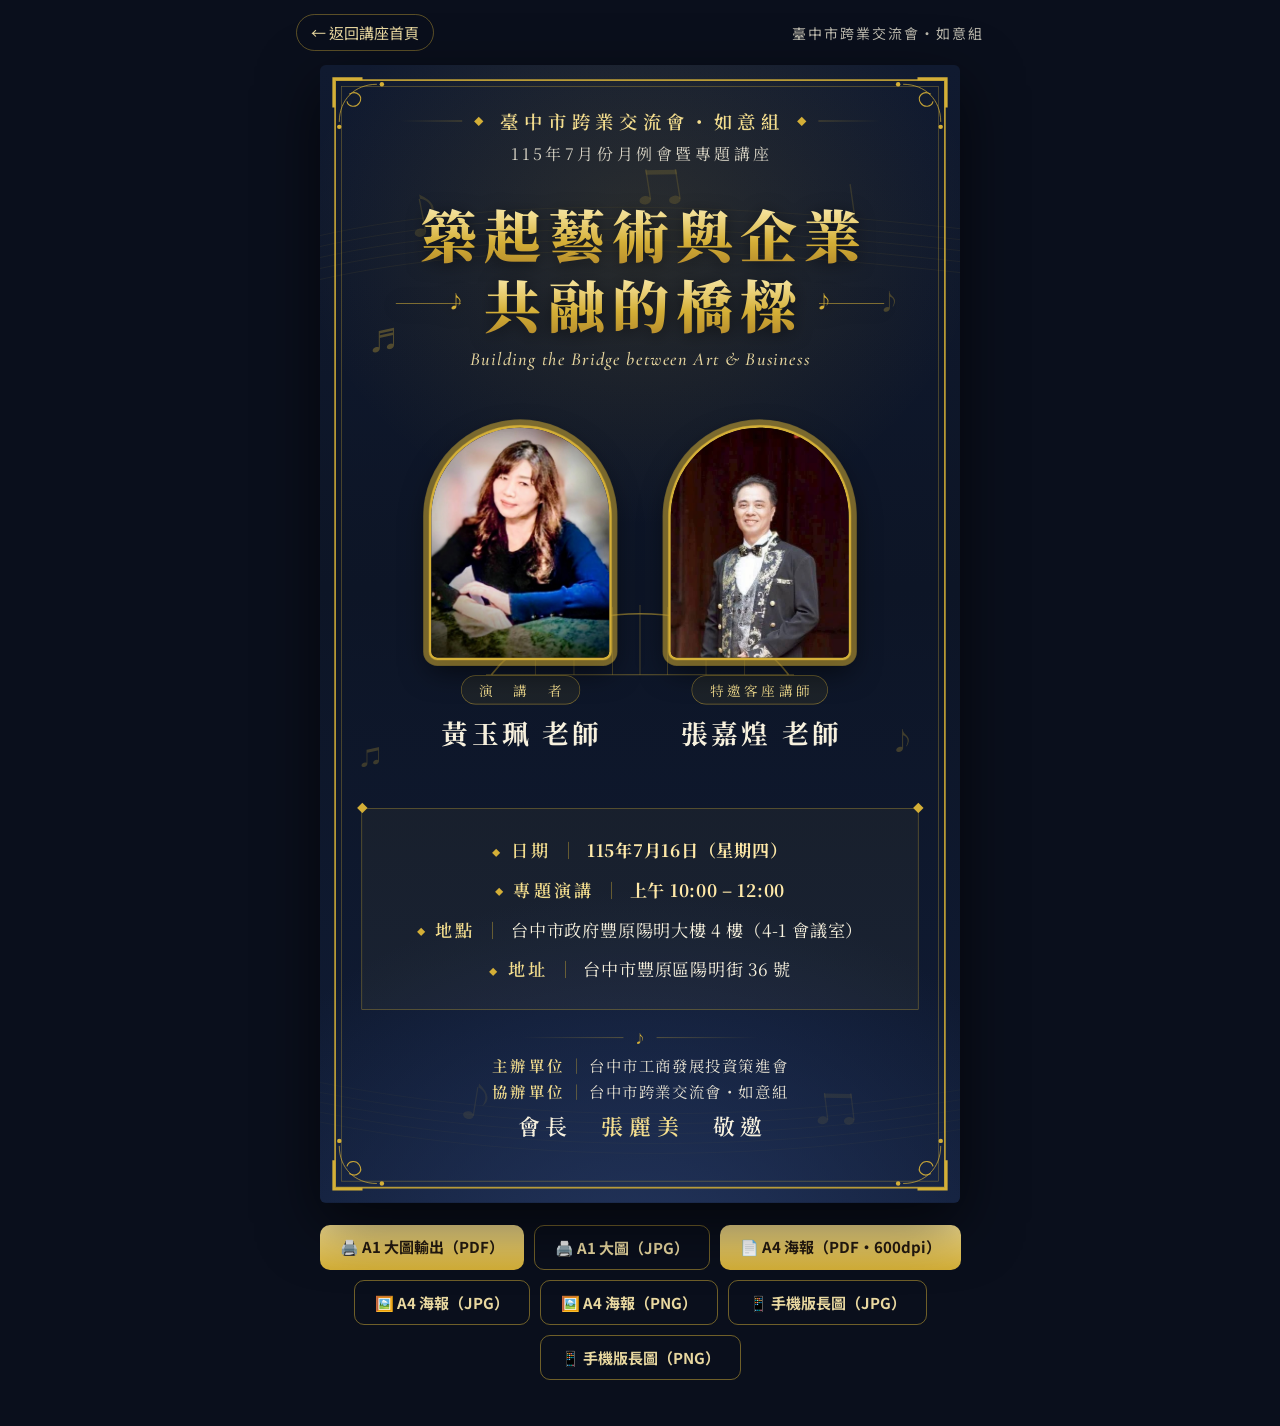
<file: docs/poster.html>
<!DOCTYPE html>
<html lang="zh-Hant">
<head>
<meta charset="utf-8">
<meta name="viewport" content="width=device-width,initial-scale=1">
<title>講座海報｜築起藝術與企業共融的橋樑</title>
<meta property="og:title" content="築起藝術與企業共融的橋樑｜臺中市跨業交流會 如意組">
<meta property="og:description" content="115年7月16日（星期四）專題講座：演講者 黃玉珮老師、特邀客座講師 張嘉煌老師。">
<meta property="og:image" content="downloads/poster-mobile.png">
<link rel="preconnect" href="https://fonts.googleapis.com">
<link rel="preconnect" href="https://fonts.gstatic.com" crossorigin>
<link href="https://fonts.googleapis.com/css2?family=Noto+Serif+TC:wght@400;600;700;900&family=Noto+Sans+TC:wght@400;500;700&family=Cormorant+Garamond:ital,wght@1,500;1,600&display=swap" rel="stylesheet">
<style>
  :root{
    --navy-0:#0b1220;
    --navy-1:#101a30;
    --gold:#d4af37;
    --gold-hi:#f3dd8e;
    --gold-pale:#e9d8a0;
    --gold-dim:rgba(212,175,55,.55);
    --cream:#f7f1de;
    --wine:#7e1f2d;
    --wine-dark:#5f1622;
  }
  *{margin:0;padding:0;box-sizing:border-box}
  body{background:#0a0f1c;font-family:"Noto Sans TC","Microsoft JhengHei",sans-serif;color:var(--cream)}

  /* 頁面外殼 */
  .topbar{display:flex;align-items:center;justify-content:space-between;gap:8px;flex-wrap:wrap;max-width:720px;margin:0 auto;padding:14px 16px}
  .topbar a{color:var(--gold-pale);text-decoration:none;font-size:15px;border:1px solid rgba(212,175,55,.4);
     padding:7px 14px;border-radius:999px;white-space:nowrap}
  .topbar a:hover{background:rgba(212,175,55,.12)}
  .topbar .t{font-size:14px;letter-spacing:2px;color:rgba(247,241,222,.75);white-space:nowrap}
  @media(max-width:479px){.topbar .t{display:none}}
  .stage{width:min(100%,640px);margin:0 auto;position:relative}
  .stage-inner{position:relative;width:100%;padding-top:177.78%;overflow:hidden;border-radius:6px;
     box-shadow:0 20px 60px rgba(0,0,0,.6)}
  #poster{position:absolute;top:0;left:0;width:1080px;height:1920px;transform-origin:top left}
  .dl{max-width:720px;margin:22px auto 46px;padding:0 16px;display:flex;gap:10px;flex-wrap:wrap;justify-content:center}
  .dl a{color:#241A11;background:linear-gradient(180deg,#f3dd8e,#d4af37);text-decoration:none;font-weight:700;
     font-size:15px;padding:11px 20px;border-radius:10px}
  .dl a.ghost{background:none;color:var(--gold-pale);border:1px solid rgba(212,175,55,.5)}
  .dl a:hover{filter:brightness(1.08)}

  /* ── 以下為海報本體（1080×1920 固定構圖，JS 依視窗縮放）── */
  #poster{
    font-family:'Noto Serif TC',serif;
    color:var(--cream);
    background:
      radial-gradient(ellipse 820px 700px at 50% 15%, rgba(212,175,55,.14), transparent 70%),
      radial-gradient(ellipse 1300px 1100px at 50% 108%, #24365e 0%, transparent 62%),
      linear-gradient(180deg,#101a30 0%, #0d1526 46%, #101c36 100%);
  }
  .frame-outer{position:absolute;inset:24px;border:3px solid rgba(212,175,55,.85);pointer-events:none}
  .frame-inner{position:absolute;inset:36px;border:1px solid rgba(212,175,55,.5);pointer-events:none}
  .corner{position:absolute;width:112px;height:112px;pointer-events:none}
  .corner svg{width:100%;height:100%}
  .c-tl{top:12px;left:12px}
  .c-tr{top:12px;right:12px;transform:scaleX(-1)}
  .c-bl{bottom:12px;left:12px;transform:scaleY(-1)}
  .c-br{bottom:12px;right:12px;transform:scale(-1,-1)}
  .bg-deco{position:absolute;inset:0;overflow:hidden;pointer-events:none}
  .bg-deco svg{position:absolute}
  .staff-top{top:170px;left:-60px;width:1200px;opacity:.5}
  .staff-bottom{bottom:70px;left:-40px;width:1170px;opacity:.4}
  .note{position:absolute;font-family:'Segoe UI Symbol','Noto Serif TC',serif;color:var(--gold);user-select:none}
  .page{position:relative;width:100%;height:100%;padding:72px 70px 104px;display:flex;flex-direction:column;align-items:center;text-align:center}
  .org-row{display:flex;align-items:center;gap:20px;margin-top:0}
  .org-row .rule{width:104px;height:1px;background:linear-gradient(90deg,transparent,var(--gold-dim));}
  .org-row .rule.r{background:linear-gradient(90deg,var(--gold-dim),transparent)}
  .org-row .dia{color:var(--gold);font-size:16px;line-height:1}
  .org-name{font-size:31px;letter-spacing:9px;color:var(--gold-hi);font-weight:600;text-indent:9px}
  .meeting{margin-top:12px;font-size:27px;letter-spacing:6px;color:rgba(247,241,222,.85);font-weight:400;text-indent:6px}
  .title-block{margin-top:58px}
  .title-l1,.title-l2{
    font-weight:900;letter-spacing:12px;text-indent:12px;line-height:1.22;
    background:linear-gradient(180deg,#fbeeb6 4%, #edd581 30%, #d4af37 62%, #b3892a 100%);
    -webkit-background-clip:text;background-clip:text;color:transparent;
    filter:drop-shadow(0 4px 14px rgba(0,0,0,.55));
  }
  .title-l1{font-size:96px}
  .title-l2{font-size:96px;margin-top:0;display:flex;align-items:center;justify-content:center;gap:26px}
  .title-l2 .wing{flex:none;width:110px;height:14px;background-image:
     linear-gradient(180deg,transparent 6px,var(--gold-dim) 6px,var(--gold-dim) 8px,transparent 8px);position:relative}
  .title-l2 .wing::after{content:'♪';position:absolute;top:-16px;font-size:30px;color:var(--gold);
     -webkit-text-fill-color:var(--gold);letter-spacing:0;text-indent:0}
  .title-l2 .wing.wl::after{right:-6px}
  .title-l2 .wing.wr::after{left:-6px}
  .tagline{margin-top:18px;font-family:'Cormorant Garamond','Noto Serif TC',serif;font-style:italic;font-weight:500;
     font-size:31px;letter-spacing:2px;color:var(--gold-pale)}
  .speakers{margin-top:92px;display:flex;align-items:flex-end;gap:96px;position:relative}
  .speaker{display:flex;flex-direction:column;align-items:center;position:relative;z-index:2}
  .arch{
    width:308px;height:396px;border-radius:154px 154px 14px 14px;overflow:hidden;position:relative;
    border:4px solid var(--gold);
    box-shadow:0 0 0 1px rgba(212,175,55,.35), 0 0 0 9px rgba(212,175,55,.16), 0 0 0 10px rgba(212,175,55,.45), 0 18px 46px rgba(0,0,0,.6);
    background:#0a0f1c;
  }
  .arch img{position:absolute;display:block}
  .arch .ph-huang{width:126%;left:-13%;top:-4%}
  .arch .ph-chang{width:225%;left:-158px;top:-224px}
  .role{margin-top:26px;font-size:23px;letter-spacing:6px;text-indent:6px;color:var(--gold-hi);
     border:1px solid rgba(212,175,55,.55);padding:7px 24px;border-radius:999px;background:rgba(212,175,55,.08)}
  .sname{margin-top:14px;font-size:45px;font-weight:700;letter-spacing:6px;text-indent:6px;color:var(--cream)}
  .bridge{position:absolute;left:50%;transform:translateX(-50%);bottom:126px;width:520px;height:160px;z-index:1;opacity:.8}
  .info-card{
    margin-top:96px;width:940px;padding:36px 48px 34px;position:relative;
    border:1px solid rgba(212,175,55,.55);background:rgba(212,175,55,.05);
  }
  .info-card::before,.info-card::after{
    content:'◆';position:absolute;top:-13px;font-size:18px;color:var(--gold);background:transparent;line-height:1;
  }
  .info-card::before{left:-9px;top:-11px}
  .info-card::after{right:-9px;top:-11px}
  .info-row{display:flex;align-items:baseline;justify-content:center;gap:15px;font-size:29px;letter-spacing:1px;
     padding:13px 0;color:var(--cream)}
  .info-row .k{color:var(--gold-hi);font-weight:600;letter-spacing:5px;flex:none}
  .info-row .k::before{content:'◆';font-size:14px;color:var(--gold);margin-right:12px;vertical-align:3px}
  .info-row .sep{color:rgba(212,175,55,.6);flex:none}
  .info-hot{font-weight:700;color:#ffe9a8}
  .footer{margin-top:auto;padding-top:12px;display:flex;flex-direction:column;align-items:center;gap:11px}
  .orgs{display:flex;flex-direction:column;gap:8px;margin-top:2px}
  .org-line{font-size:26px;letter-spacing:2px;color:rgba(247,241,222,.92)}
  .org-line .ok{color:var(--gold-hi);font-weight:600;letter-spacing:5px}
  .org-line .osep{color:rgba(212,175,55,.6);margin:0 6px}
  .footer .rule-row{display:flex;align-items:center;gap:18px}
  .footer .rule{width:170px;height:1px;background:linear-gradient(90deg,transparent,var(--gold-dim))}
  .footer .rule.r{background:linear-gradient(90deg,var(--gold-dim),transparent)}
  .footer .fl{color:var(--gold);font-size:20px}
  .invite{font-size:37px;letter-spacing:10px;text-indent:10px;color:var(--cream);font-weight:600}
  .invite .who{color:var(--gold-hi)}
</style>
</head>
<body>

<div class="topbar">
  <a href="index.html">← 返回講座首頁</a>
  <div class="t">臺中市跨業交流會・如意組</div>
</div>

<div class="stage">
  <div class="stage-inner">
    <div id="poster">
      <div class="bg-deco">
        <svg class="staff-top" viewBox="0 0 1360 260" fill="none">
          <g stroke="#d4af37" stroke-opacity=".16" stroke-width="1.6">
            <path d="M0,150 C340,60 780,60 1360,128"/>
            <path d="M0,171 C340,81 780,81 1360,149"/>
            <path d="M0,192 C340,102 780,102 1360,170"/>
            <path d="M0,213 C340,123 780,123 1360,191"/>
            <path d="M0,234 C340,144 780,144 1360,212"/>
          </g>
          <g fill="#d4af37" fill-opacity=".34">
            <g transform="translate(260,128) rotate(-11)">
              <ellipse cx="0" cy="0" rx="11" ry="8"/><rect x="9" y="-64" width="2.6" height="64"/>
              <path d="M11.6,-64 q26,10 14,38 q22,-20 -14,-46 z"/>
            </g>
            <g transform="translate(690,66) rotate(-9)">
              <ellipse cx="0" cy="0" rx="11" ry="8"/><rect x="9" y="-58" width="2.6" height="58"/>
              <ellipse cx="56" cy="8" rx="11" ry="8"/><rect x="65" y="-50" width="2.6" height="58"/>
              <rect x="9" y="-58" width="59" height="9" transform="skewY(8)"/>
            </g>
            <g transform="translate(1080,96) rotate(-8)">
              <ellipse cx="0" cy="0" rx="11" ry="8"/><rect x="9" y="-60" width="2.6" height="60"/>
            </g>
          </g>
        </svg>
        <svg class="staff-bottom" viewBox="0 0 1330 220" fill="none">
          <g stroke="#d4af37" stroke-opacity=".12" stroke-width="1.5">
            <path d="M0,60 C420,150 900,150 1330,74"/>
            <path d="M0,79 C420,169 900,169 1330,93"/>
            <path d="M0,98 C420,188 900,188 1330,112"/>
            <path d="M0,117 C420,207 900,207 1330,131"/>
            <path d="M0,136 C420,226 900,226 1330,150"/>
          </g>
          <g fill="#d4af37" fill-opacity=".26">
            <g transform="translate(330,132) rotate(9)">
              <ellipse cx="0" cy="0" rx="10" ry="7.4"/><rect x="8.4" y="-56" width="2.4" height="56"/>
              <path d="M10.8,-56 q24,9 13,35 q20,-18 -13,-42 z"/>
            </g>
            <g transform="translate(1010,142) rotate(-7)">
              <ellipse cx="0" cy="0" rx="10" ry="7.4"/><rect x="8.4" y="-52" width="2.4" height="52"/>
              <ellipse cx="50" cy="7" rx="10" ry="7.4"/><rect x="58.4" y="-45" width="2.4" height="52"/>
              <rect x="8.4" y="-52" width="52.4" height="8" transform="skewY(8)"/>
            </g>
          </g>
        </svg>
        <span class="note" style="top:430px;left:88px;font-size:44px;opacity:.32">♬</span>
        <span class="note" style="top:370px;right:100px;font-size:38px;opacity:.28">♪</span>
        <span class="note" style="top:1140px;left:70px;font-size:36px;opacity:.24">♫</span>
        <span class="note" style="top:1108px;right:76px;font-size:42px;opacity:.26">♪</span>
      </div>

      <div class="frame-outer"></div>
      <div class="frame-inner"></div>
      <div class="corner c-tl"><svg viewBox="0 0 120 120" fill="none">
        <path d="M12,64 L12,12 L64,12" stroke="#d4af37" stroke-width="5"/>
        <path d="M22,90 C22,50 50,22 90,22" stroke="#d4af37" stroke-width="1.6" stroke-opacity=".8"/>
        <circle cx="99" cy="22" r="4" fill="#d4af37"/>
        <circle cx="22" cy="99" r="4" fill="#d4af37"/>
        <path d="M40,40 c14,-8 26,4 18,16 c-6,9 -20,7 -22,-3" stroke="#d4af37" stroke-width="2" stroke-opacity=".9"/>
      </svg></div>
      <div class="corner c-tr"><svg viewBox="0 0 120 120" fill="none">
        <path d="M12,64 L12,12 L64,12" stroke="#d4af37" stroke-width="5"/>
        <path d="M22,90 C22,50 50,22 90,22" stroke="#d4af37" stroke-width="1.6" stroke-opacity=".8"/>
        <circle cx="99" cy="22" r="4" fill="#d4af37"/>
        <circle cx="22" cy="99" r="4" fill="#d4af37"/>
        <path d="M40,40 c14,-8 26,4 18,16 c-6,9 -20,7 -22,-3" stroke="#d4af37" stroke-width="2" stroke-opacity=".9"/>
      </svg></div>
      <div class="corner c-bl"><svg viewBox="0 0 120 120" fill="none">
        <path d="M12,64 L12,12 L64,12" stroke="#d4af37" stroke-width="5"/>
        <path d="M22,90 C22,50 50,22 90,22" stroke="#d4af37" stroke-width="1.6" stroke-opacity=".8"/>
        <circle cx="99" cy="22" r="4" fill="#d4af37"/>
        <circle cx="22" cy="99" r="4" fill="#d4af37"/>
        <path d="M40,40 c14,-8 26,4 18,16 c-6,9 -20,7 -22,-3" stroke="#d4af37" stroke-width="2" stroke-opacity=".9"/>
      </svg></div>
      <div class="corner c-br"><svg viewBox="0 0 120 120" fill="none">
        <path d="M12,64 L12,12 L64,12" stroke="#d4af37" stroke-width="5"/>
        <path d="M22,90 C22,50 50,22 90,22" stroke="#d4af37" stroke-width="1.6" stroke-opacity=".8"/>
        <circle cx="99" cy="22" r="4" fill="#d4af37"/>
        <circle cx="22" cy="99" r="4" fill="#d4af37"/>
        <path d="M40,40 c14,-8 26,4 18,16 c-6,9 -20,7 -22,-3" stroke="#d4af37" stroke-width="2" stroke-opacity=".9"/>
      </svg></div>

      <div class="page">
        <div class="org-row">
          <div class="rule"></div><div class="dia">◆</div>
          <div class="org-name">臺中市跨業交流會・如意組</div>
          <div class="dia">◆</div><div class="rule r"></div>
        </div>
        <div class="meeting">115年7月份月例會暨專題講座</div>

        <div class="title-block">
          <div class="title-l1">築起藝術與企業</div>
          <div class="title-l2"><span class="wing wl"></span>共融的橋樑<span class="wing wr"></span></div>
          <div class="tagline">Building the Bridge between Art &amp; Business</div>
        </div>

        <div class="speakers">
          <svg class="bridge" viewBox="0 0 560 170" fill="none">
            <path d="M10,168 C120,20 440,20 550,168" stroke="#d4af37" stroke-width="3" stroke-opacity=".7"/>
            <path d="M0,168 L560,168" stroke="#d4af37" stroke-width="2" stroke-opacity=".55"/>
            <g stroke="#d4af37" stroke-width="1.4" stroke-opacity=".5">
              <line x1="90" y1="103" x2="90" y2="168"/>
              <line x1="160" y1="63" x2="160" y2="168"/>
              <line x1="230" y1="45" x2="230" y2="168"/>
              <line x1="280" y1="41" x2="280" y2="168"/>
              <line x1="330" y1="45" x2="330" y2="168"/>
              <line x1="400" y1="63" x2="400" y2="168"/>
              <line x1="470" y1="103" x2="470" y2="168"/>
            </g>
          </svg>
          <div class="speaker">
            <div class="arch"><img class="ph-huang" src="assets/images/speakers/huang.jpg" alt="黃玉珮老師"></div>
            <div class="role">演　講　者</div>
            <div class="sname">黃玉珮 老師</div>
          </div>
          <div class="speaker">
            <div class="arch"><img class="ph-chang" src="assets/images/speakers/chang.jpg" alt="張嘉煌老師"></div>
            <div class="role">特邀客座講師</div>
            <div class="sname">張嘉煌 老師</div>
          </div>
        </div>

        <div class="info-card">
          <div class="info-row"><span class="k">日期</span><span class="sep">｜</span><span class="info-hot">115年7月16日（星期四）</span></div>
          <div class="info-row"><span class="k">專題演講</span><span class="sep">｜</span><span class="info-hot">上午 10:00 – 12:00</span></div>
          <div class="info-row"><span class="k">地點</span><span class="sep">｜</span><span>台中市政府豐原陽明大樓 4 樓（4-1 會議室）</span></div>
          <div class="info-row"><span class="k">地址</span><span class="sep">｜</span><span>台中市豐原區陽明街 36 號</span></div>
        </div>

        <div class="footer">
          <div class="rule-row">
            <div class="rule"></div><div class="fl">♪</div><div class="rule r"></div>
          </div>
          <div class="orgs">
            <div class="org-line"><span class="ok">主辦單位</span><span class="osep">｜</span>台中市工商發展投資策進會</div>
            <div class="org-line"><span class="ok">協辦單位</span><span class="osep">｜</span>台中市跨業交流會・如意組</div>
          </div>
          <div class="invite">會長　<span class="who">張麗美</span>　敬邀</div>
        </div>
      </div>
    </div>
  </div>
</div>

<div class="dl">
  <a href="downloads/poster-A1.pdf" target="_blank">🖨️ A1 大圖輸出（PDF）</a>
  <a class="ghost" href="downloads/poster-A1.jpg" target="_blank">🖨️ A1 大圖（JPG）</a>
  <a href="downloads/poster-A4.pdf" target="_blank">📄 A4 海報（PDF・600dpi）</a>
  <a class="ghost" href="downloads/poster-A4.jpg" target="_blank">🖼️ A4 海報（JPG）</a>
  <a class="ghost" href="downloads/poster-A4.png" target="_blank">🖼️ A4 海報（PNG）</a>
  <a class="ghost" href="downloads/poster-mobile.jpg" target="_blank">📱 手機版長圖（JPG）</a>
  <a class="ghost" href="downloads/poster-mobile.png" target="_blank">📱 手機版長圖（PNG）</a>
</div>

<script>
  (function(){
    var poster = document.getElementById('poster');
    function fit(){
      var w = Math.min(document.documentElement.clientWidth, 640);
      poster.style.transform = 'scale(' + (w / 1080) + ')';
    }
    window.addEventListener('resize', fit);
    window.addEventListener('load', fit);
    if (window.ResizeObserver) new ResizeObserver(fit).observe(document.documentElement);
    fit();
  })();
</script>
</body>
</html>
</file>
<file: docs/index.css>
:root{--deep:#241A11;--teal:#AF8230;--teald:#856017;--tint:#F6EFDD;--ink:#2B2016;--grey:#6E5A40;
--amber:#7C3B2D;--amberd:#5E2C22;--sand:#F3E8D0;--snow:#FBF6EA;--card:#fff;}
*{box-sizing:border-box}html{scroll-behavior:smooth}
body{margin:0;font-family:"Noto Sans TC","PingFang TC","Microsoft JhengHei",sans-serif;color:var(--ink);background:var(--snow);line-height:1.7}
h1,h2,h3{font-family:"Noto Serif TC",serif}
a{color:var(--teald);text-decoration:none}
.wrap{max-width:880px;margin:0 auto;padding:0 20px}
.hero{background:linear-gradient(135deg,var(--deep),var(--teald));color:#fff;padding:64px 0 52px}
.hero h1{margin:0 0 12px;font-size:40px;line-height:1.25}
.hero .sub{font-size:19px;opacity:.94;margin:4px 0}
.hero .tag{display:inline-block;margin-top:14px;background:var(--teal);color:#241A11;font-weight:700;padding:6px 14px;border-radius:999px;font-size:14px}
.intro{background:var(--tint);border-radius:14px;padding:20px 24px;margin:28px 0}
.intro b{color:var(--teald)}
.keys{font-size:14px;color:var(--grey);margin-top:8px}
.keys kbd{background:#fff;border:1px solid #d8c9a4;border-bottom-width:2px;border-radius:6px;padding:1px 7px;font-family:inherit;color:var(--deep);font-weight:700}
.card{background:var(--card);border:1px solid #e4d8ba;border-radius:16px;padding:28px 30px;margin:0 0 50px;
box-shadow:0 6px 18px rgba(36,26,17,.08)}
.card h3{margin:0 0 8px;font-size:24px;color:var(--deep);line-height:1.35}
.card .sub2{color:var(--teald);font-weight:700;margin:0 0 14px}
.card .stations{display:flex;gap:8px;flex-wrap:wrap;margin:0 0 18px}
.card .stations span{background:var(--sand);color:var(--amberd);font-weight:700;font-size:13px;padding:5px 12px;border-radius:999px;border:1px solid #e0d0a8}
.card .acts{display:flex;gap:10px;flex-wrap:wrap}
.card .acts a{font-size:15px;font-weight:700;padding:10px 18px;border-radius:10px}
.card .play{background:var(--deep);color:#fff}
.card .play:hover{background:var(--teal);color:#241A11}
.card .pdf{background:var(--tint);color:var(--teald);border:1px solid #e0d0a8}
footer{background:var(--deep);color:#e6dcc4;padding:28px 0;margin-top:30px;font-size:14px}
@media(max-width:600px){.hero h1{font-size:29px}}
</file>
<file: docs/revealtheme.css>
:root{--deep:#241A11;--teal:#AF8230;--teald:#856017;--tint:#F6EFDD;--ink:#2B2016;
--grey:#6E5A40;--amber:#7C3B2D;--amberd:#5E2C22;--sand:#F3E8D0;--snow:#FBF6EA;}
.reveal-viewport{background:var(--snow)}
.reveal{font-family:"Noto Sans TC","PingFang TC","Microsoft JhengHei",sans-serif;color:var(--ink);font-size:30px}
.reveal h1,.reveal h2,.reveal h3{font-family:"Noto Serif TC",serif;color:var(--deep);font-weight:700;letter-spacing:.5px;text-transform:none}
.reveal .slides section{text-align:left;top:0!important}
.reveal h2{font-size:1.28em;margin:.1em 0 .5em;border-bottom:3px solid var(--teal);padding-bottom:.18em;display:inline-block}
.reveal h2 .h2sub{display:block;font-size:.58em;color:var(--teald);font-weight:600;margin-top:.18em;letter-spacing:.4px}
.reveal ul{display:block;margin:0 0 .3em;width:100%;box-sizing:border-box;padding-left:1.2em}
.reveal li{margin:.34em 0;line-height:1.45}
.reveal li::marker{color:var(--teal)}
.reveal .snum{position:absolute;top:-2px;right:0;font-size:15px;font-weight:700;letter-spacing:1px;
color:#fff;background:var(--teal);padding:3px 12px;border-radius:999px}
/* 標題型（cover/section/closing）：深棕滿版、置中 */
.reveal section.title-slide{text-align:center}
.reveal section.title-slide h1{color:#fff;font-size:2.0em;margin:.2em 0 .4em;line-height:1.25}
.reveal section.title-slide .lead{color:#f0e7d3;font-size:1.0em;line-height:1.9}
.reveal section.title-slide .lead .hl{color:#ffd9a0;font-weight:700}
.reveal section.title-slide .snum{background:var(--teal);color:#241A11}
/* 媒體 */
.reveal .slide-img{display:block;margin:.2em auto 0;max-height:360px;width:auto;max-width:100%;
border-radius:12px;border:1px solid #e3d6b8;box-shadow:0 8px 24px rgba(36,26,17,.18)}
.reveal section.panel-slide{text-align:center}
.reveal section.panel-slide .slide-img{max-height:620px;margin:0 auto}
.reveal figure{margin:0}
/* 圖說（caption）：小字、置中、次要色，圖片正下方 */
.reveal .slide-cap{font-size:15px;color:var(--grey);text-align:center;margin:.32em auto 0;max-width:84%;line-height:1.42}
.reveal section.title-slide .slide-cap{color:#d9cba9}
.reveal .imgph{margin:.3em auto 0;max-width:78%;border:2px dashed #d3c29c;border-radius:12px;
background:repeating-linear-gradient(45deg,#f5edda,#f5edda 14px,#efe4c9 14px,#efe4c9 28px);
padding:26px;text-align:center;color:#80704f;font-size:.7em}
.reveal .imgph .t{font-weight:800;color:var(--amberd);margin-bottom:6px;font-size:1.05em}
.reveal .vrow{display:flex;gap:20px;justify-content:center;align-items:flex-start;margin-top:.3em;flex-wrap:wrap}
.reveal .vrow iframe{border:0;border-radius:12px;box-shadow:0 8px 24px rgba(0,0,0,.3);background:#000}
.reveal .vrow.n1 iframe{width:880px;height:495px;max-width:92vw}
.reveal .vrow.n2 iframe{width:560px;height:315px}
.reveal .vcap{font-size:14px;color:var(--grey);text-align:center;margin-top:6px;max-width:560px}
.reveal .vt{font-weight:700;color:var(--teald);font-size:.62em;margin-bottom:.2em;text-align:center}
.reveal .vpending{background:var(--sand);border:1px dashed #d8c39a;border-radius:12px;padding:18px 20px;font-size:.62em;max-width:560px}
.reveal .vpending .badge{background:var(--amber);color:#fff;font-weight:700;font-size:.8em;padding:2px 9px;border-radius:6px;margin-right:6px}
.reveal .vpending a{color:var(--teald)}
/* 影片頁防腰斬：只有帶 has-video 的 section 改直向 flex，影片列吃掉剩餘高度、永不超出 720 畫布 */
.reveal .slides section.has-video{display:flex!important;flex-direction:column;height:100%}
.reveal section.has-video h2{align-self:flex-start}
.reveal section.has-video li{font-size:.8em;line-height:1.38;margin:.26em 0}
.reveal section.has-video .lead{font-size:.85em;line-height:1.7}
.reveal section.has-video .vrow{flex:1 1 auto;min-height:0;align-items:stretch}
.reveal section.has-video .vcell{display:flex;flex-direction:column;align-items:center;justify-content:center;min-height:0;max-width:100%}
.reveal section.has-video .vrow.n1 iframe,
.reveal section.has-video .vrow.n2 iframe{flex:1 1 0;width:auto;height:auto;min-height:220px;aspect-ratio:16/9;max-width:none}
.reveal section.has-video .vrow.n1 iframe{max-height:495px}
.reveal section.has-video .vrow.n2 iframe{max-height:315px}
.reveal section.title-slide.has-video{align-items:center}
/* 圖片頁防腰斬：仿 has-video——直向 flex，圖片吃剩餘高度、等比縮小、永不超出 720 畫布（勿與 has-video 混用；render_media 圖與影片互斥） */
.reveal .slides section.has-img{display:flex!important;flex-direction:column;height:100%}
.reveal section.has-img h2{align-self:flex-start;flex:0 0 auto}
.reveal section.has-img li{font-size:.82em;line-height:1.38;margin:.26em 0}
.reveal section.has-img ul,.reveal section.has-img table.mdtable{flex:0 0 auto}
.reveal section.has-img .slide-img{flex:0 1 auto;min-height:0;max-height:340px;width:auto;max-width:100%;align-self:center;object-fit:contain}
.reveal section.has-img .slide-cap{flex:0 0 auto}
.reveal section.title-slide.has-img{align-items:center}
.reveal .score{background:var(--sand);border:1px solid #e6d6b6;border-radius:12px;padding:20px 24px;color:#6b5828;font-size:.8em;margin-top:.3em}
.reveal .score b{color:var(--amberd)}
.reveal .score-img{display:block;margin:.25em auto 0;max-height:460px;width:auto;max-width:100%;
background:#fff;border-radius:12px;border:1px solid #e6d6b6;box-shadow:0 8px 24px rgba(36,26,17,.18);padding:8px}
.reveal a{color:var(--teald)}
/* markdown 表格（鋼琴品牌戰、歷代贊助總表） */
.reveal table.mdtable{border-collapse:collapse;margin:.4em 0 0;font-size:.62em;width:100%}
.reveal table.mdtable th{background:var(--deep);color:#fff;font-weight:700;padding:8px 14px;text-align:left;border:1px solid #cbb98e}
.reveal table.mdtable td{padding:8px 14px;border:1px solid #d9cba4;background:#fff}
.reveal table.mdtable tr:nth-child(even) td{background:var(--tint)}
/* 工具列：置於底部置中，避免遮住投影片標題 */
.deckbar{position:fixed;bottom:10px;left:50%;transform:translateX(-50%);z-index:60;display:flex;gap:8px;flex-wrap:wrap;justify-content:center;max-width:94vw;font-family:"Noto Sans TC",sans-serif}
.deckbar a{background:rgba(36,26,17,.82);color:#fff;font-size:13px;font-weight:600;padding:6px 12px;border-radius:8px;text-decoration:none;backdrop-filter:blur(4px)}
.deckbar a:hover{background:var(--teal);color:#241A11}
.helphint{position:fixed;top:10px;left:12px;z-index:60;font-size:12px;color:#a5906a;font-family:"Noto Sans TC",sans-serif}
@media(max-width:700px){.reveal{font-size:22px}.reveal .vrow.n1 iframe{max-height:300px}}
</file>
